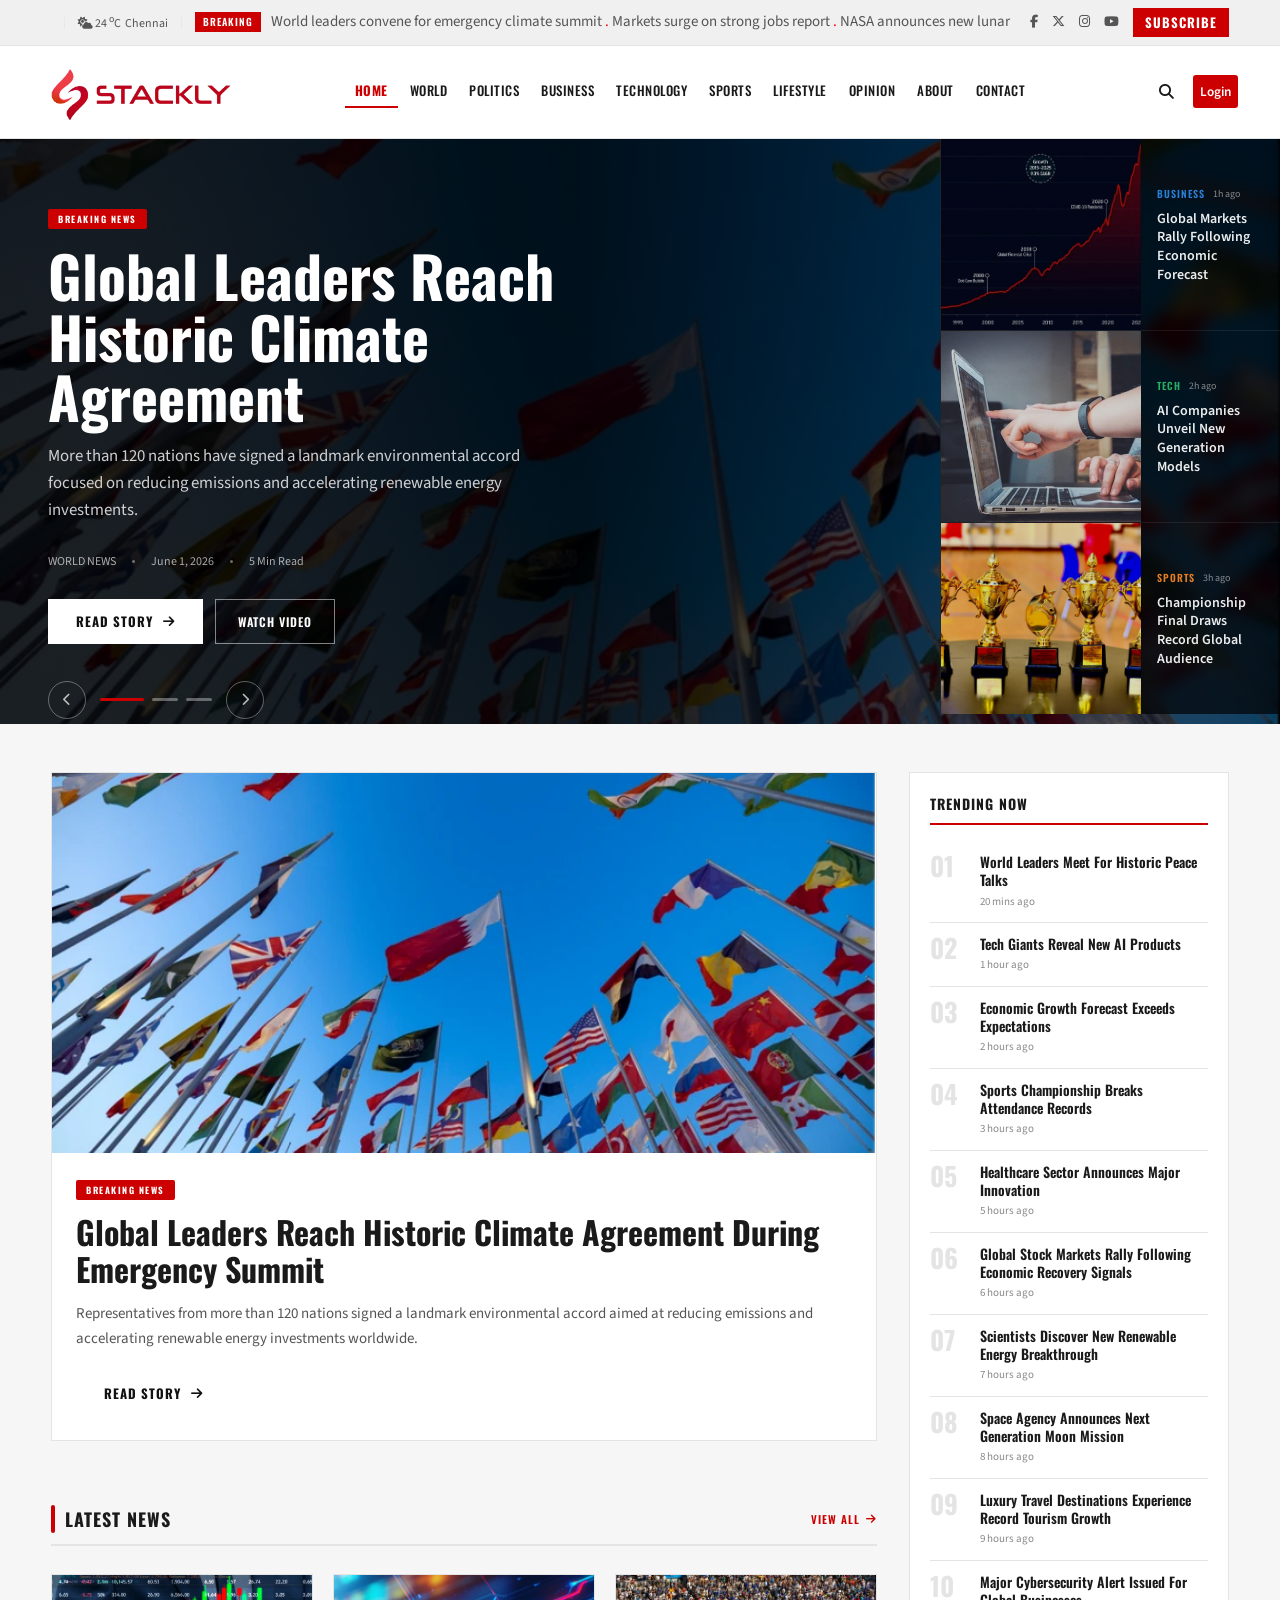
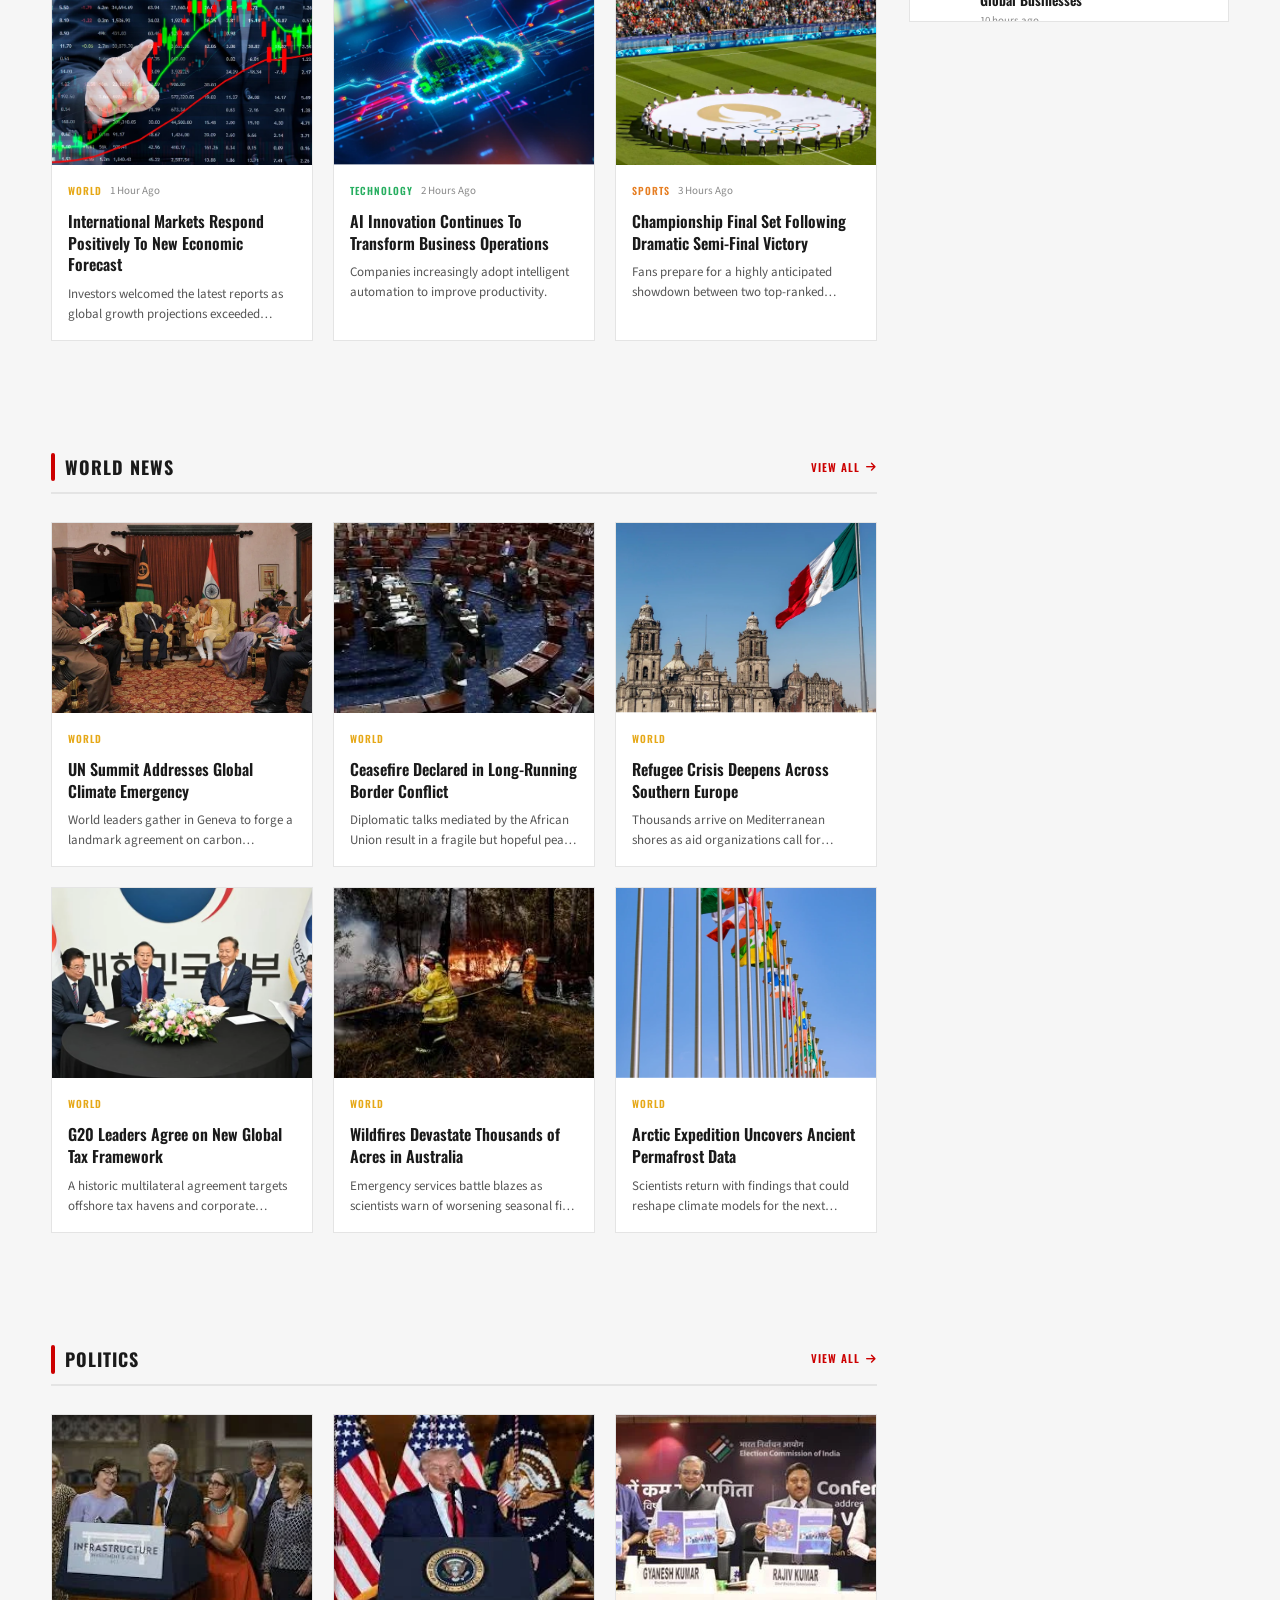
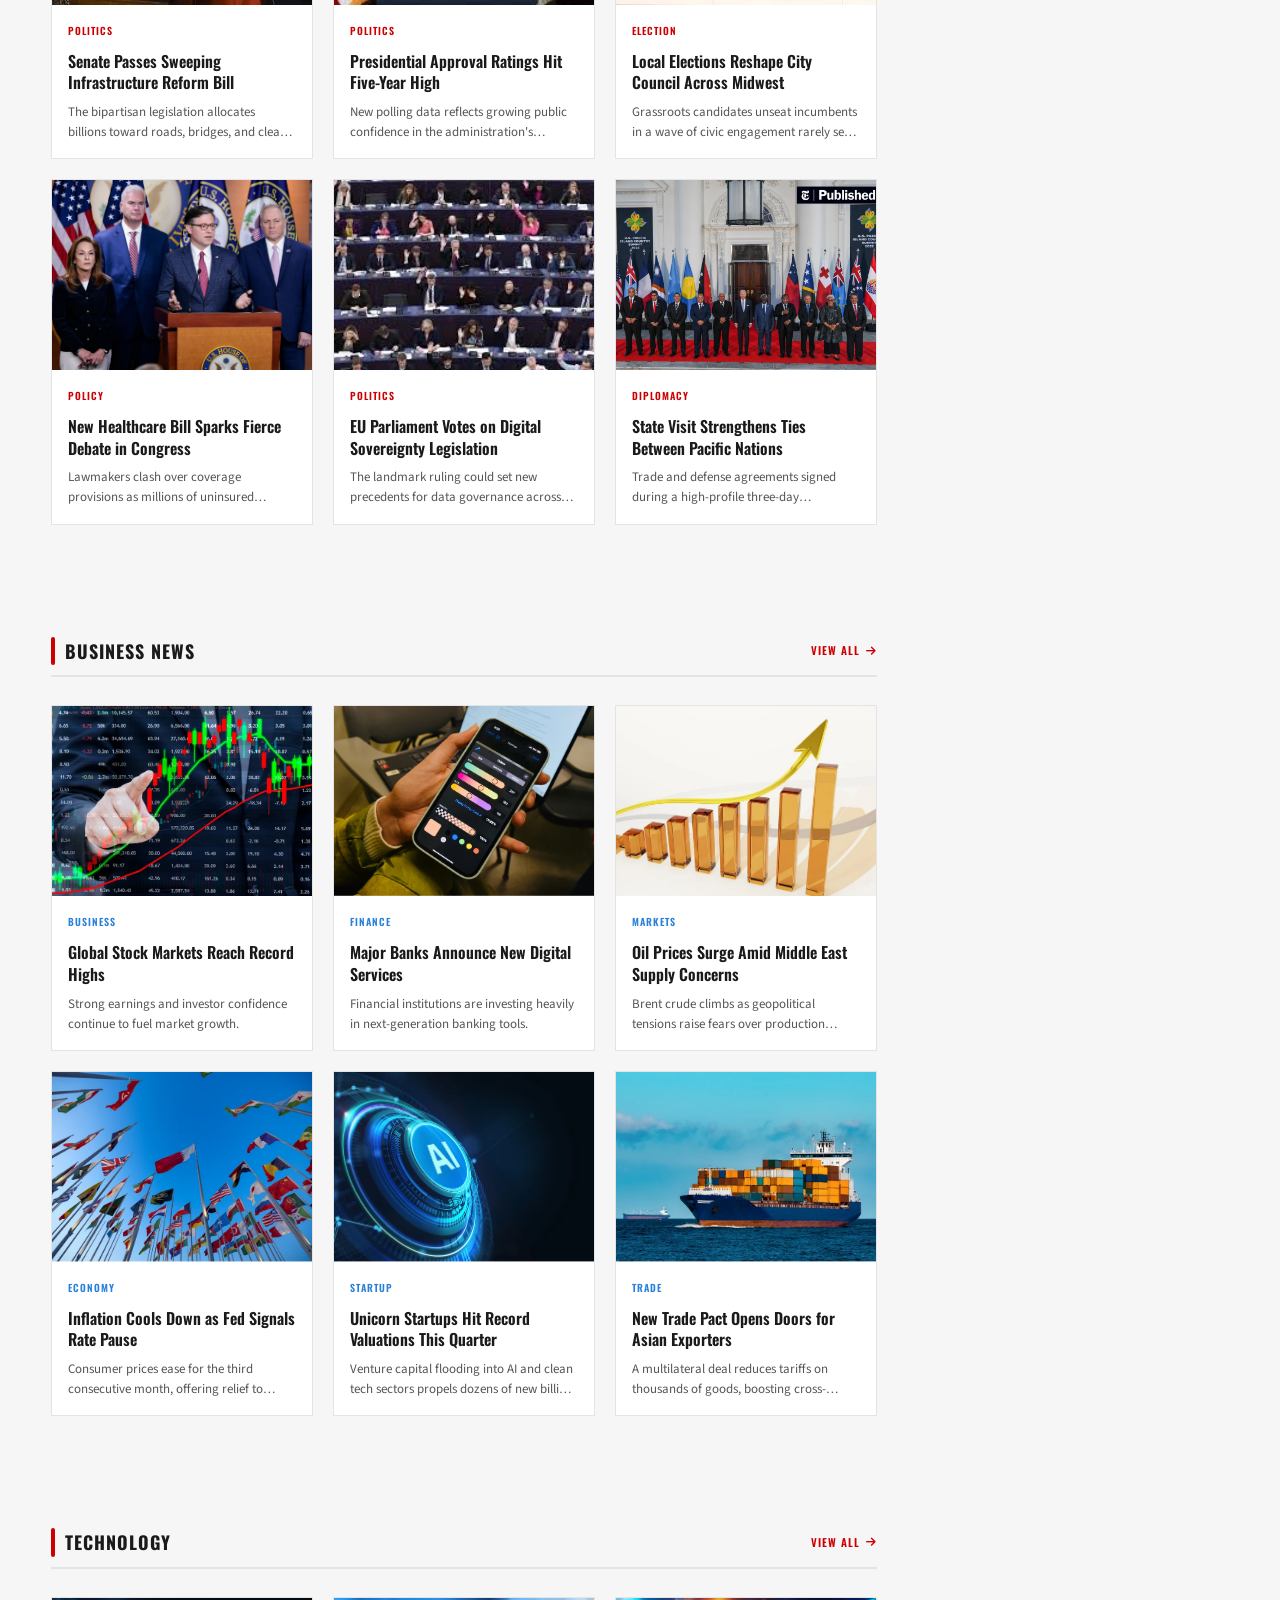
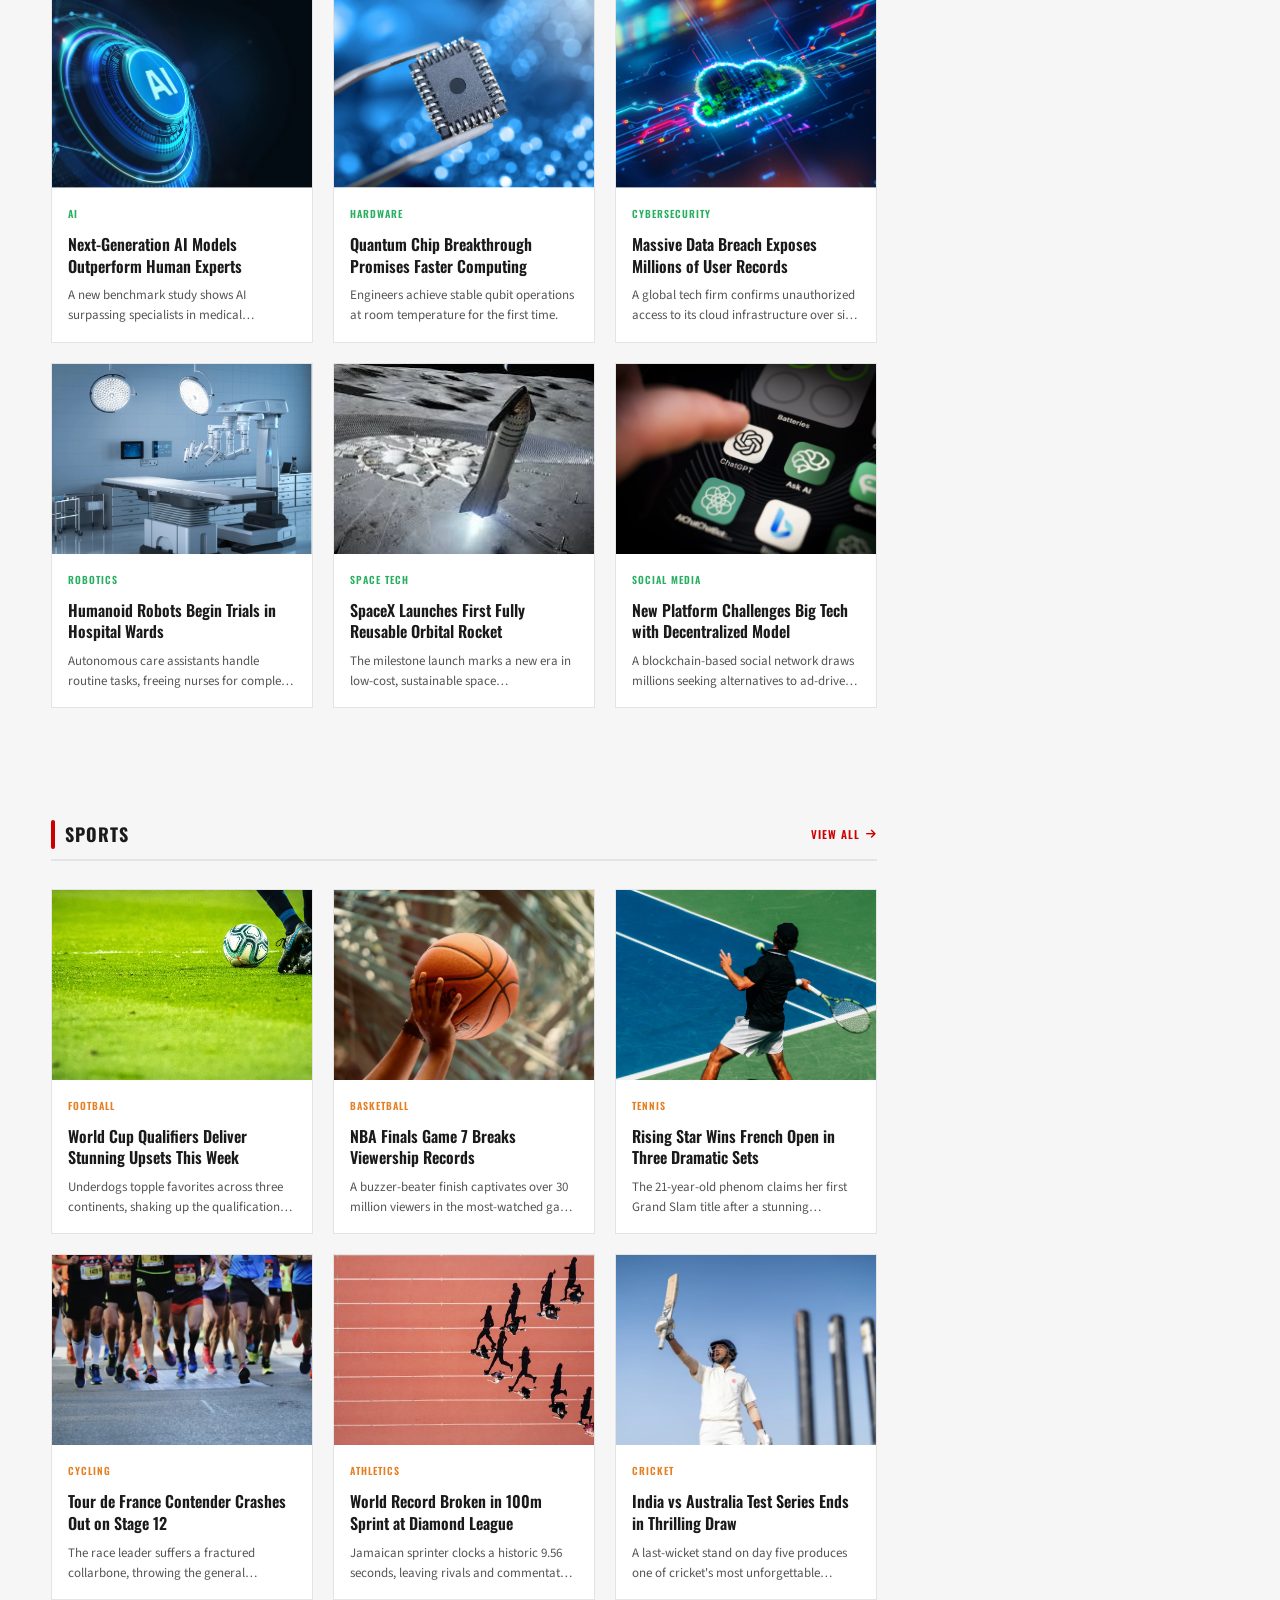
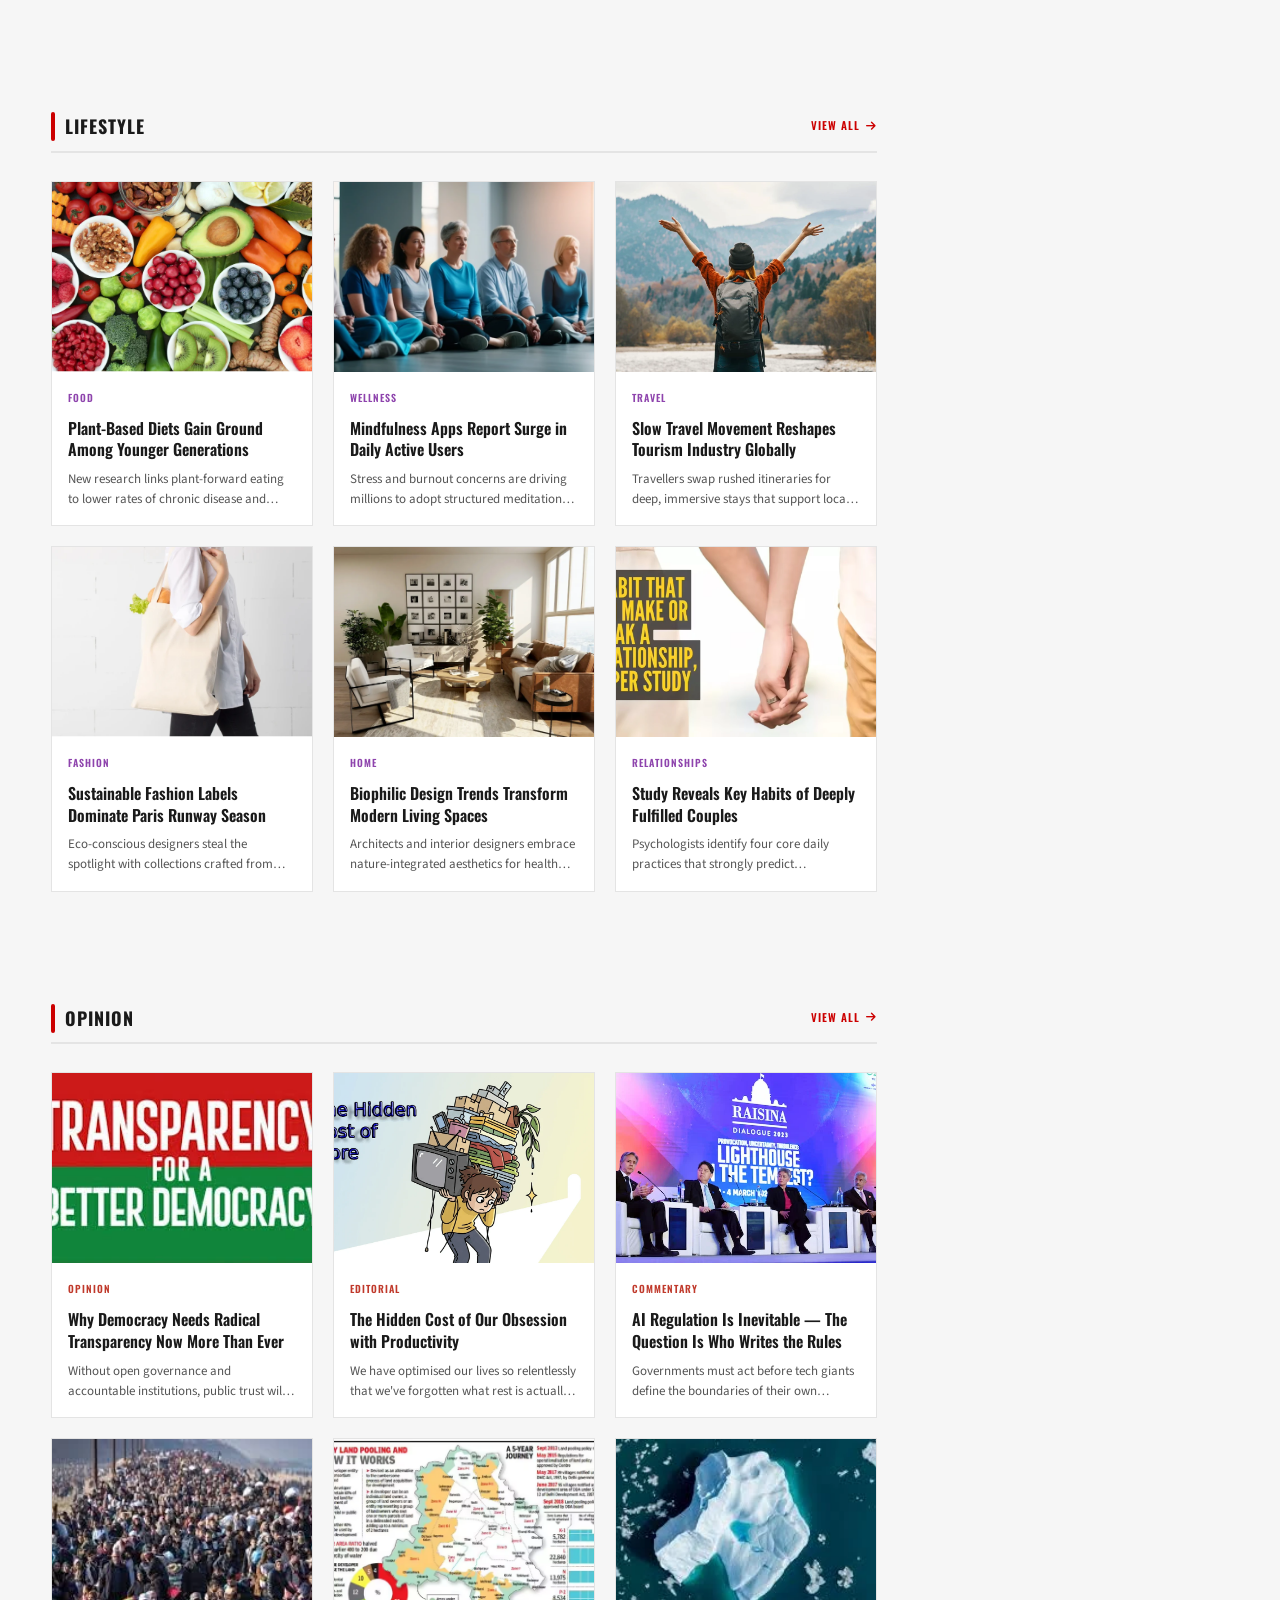
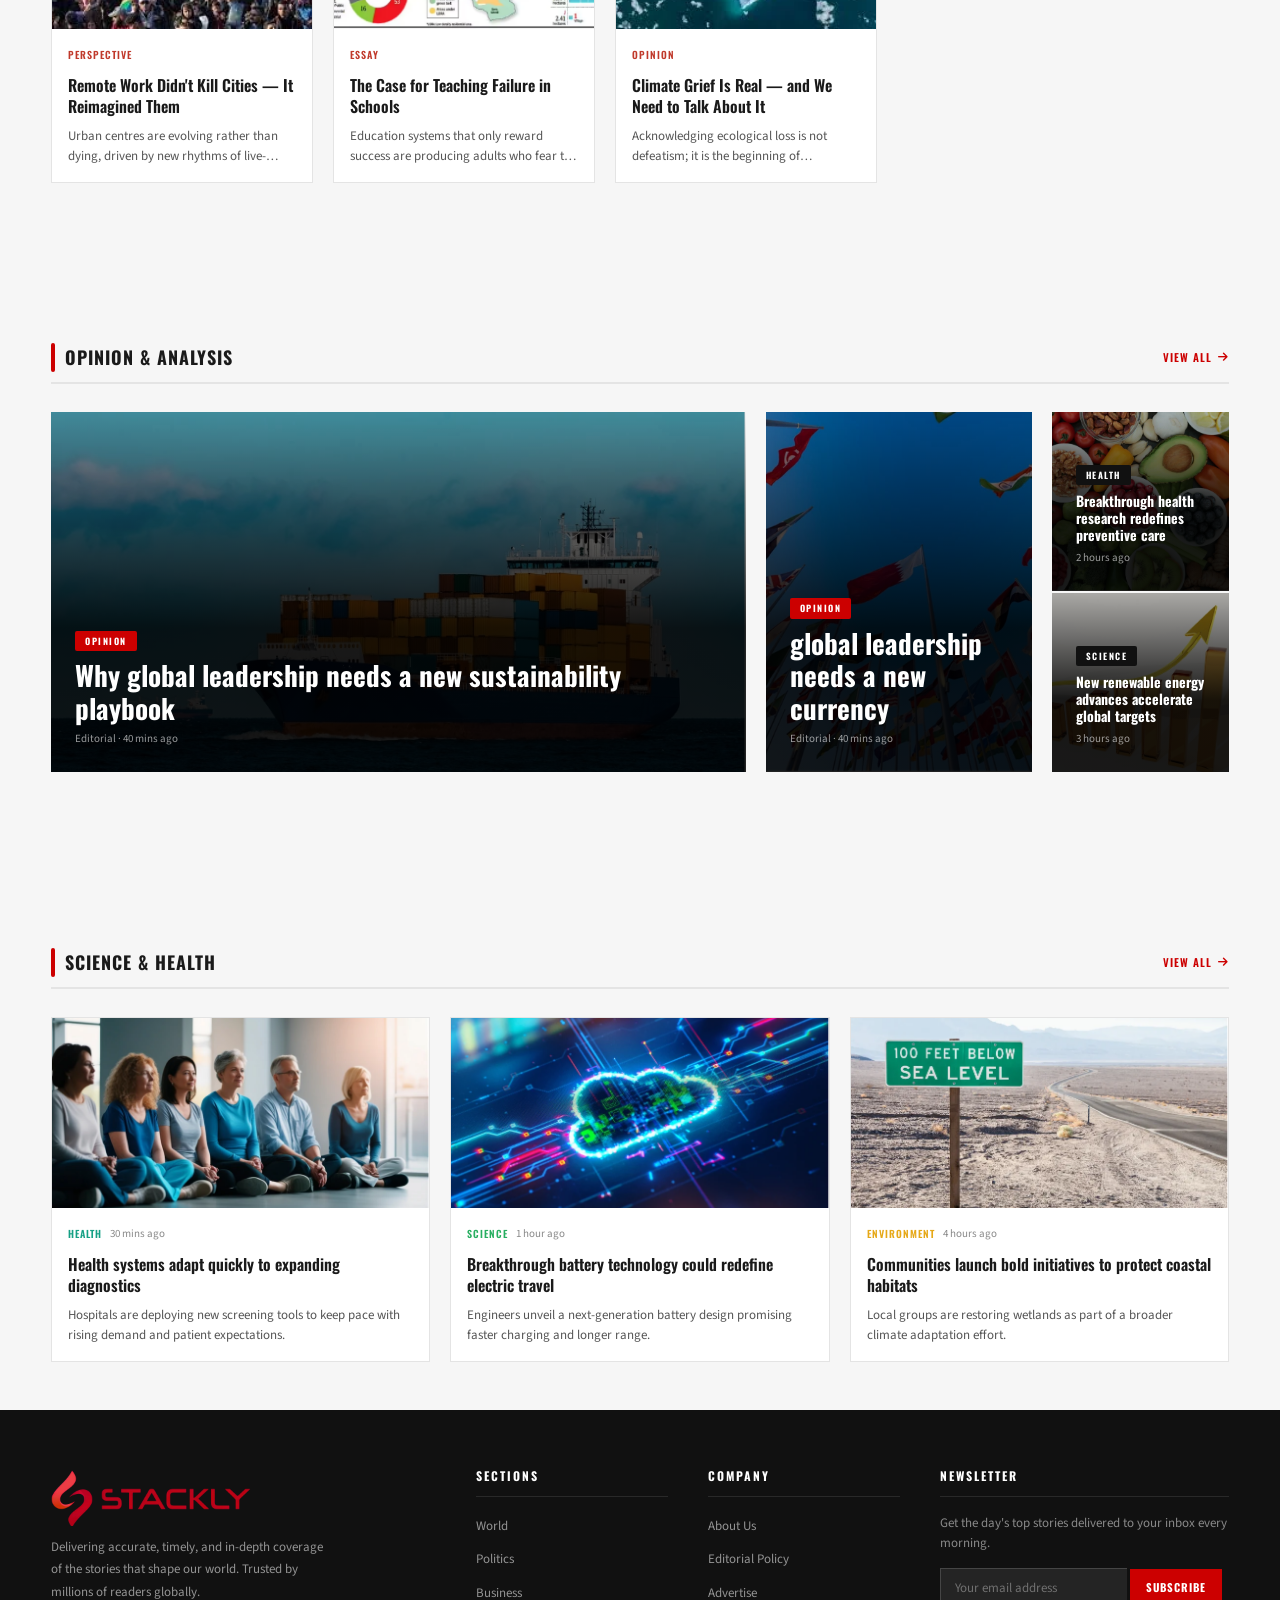
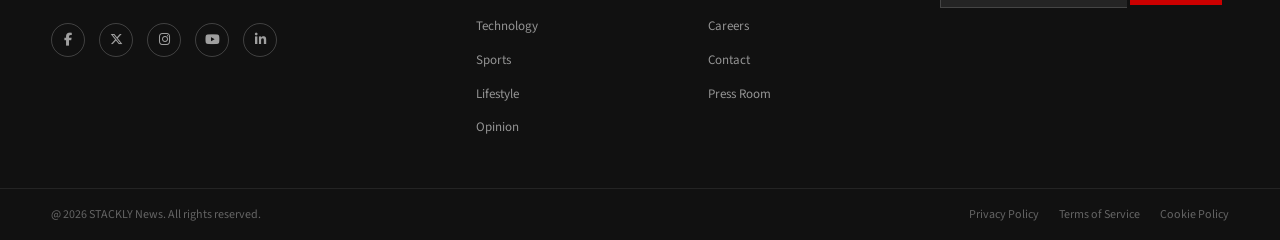
<file: index.html>
﻿<!DOCTYPE html>
<html lang="en">

<head>
    <meta charset="UTF-8">
    <meta name="viewport" content="width=device-width, initial-scale=1.0">
    <title>STACKLY - Daily News </title>
    <link rel="preconnect" href="https://fonts.googleapis.com">
    <link rel="preconnect" href="https://fonts.gstatic.com" crossorigin>
    <link
        href="https://fonts.googleapis.com/css2?family=Oswald:wght@400;500;600;700&family=Merriweather:ital,wght@0,400;0,700;1,400&family=Source+Sans+3:wght@300;400;600;700&display=swap"
        rel="stylesheet">
    <link rel="stylesheet" href="https://cdnjs.cloudflare.com/ajax/libs/font-awesome/6.5.0/css/all.min.css">
    <link rel="stylesheet" href="style.css">
</head>

<body>

    <!-- ========== TOP UTILITY BAR ========== -->
    <div class="top-bar">
        <div class="container top-bar-inner">
            <div class="top-bar-left">
                <span id="live-date"></span>
                <span class="sep">|</span>
                <span><i class="fa-solid fa-cloud-sun"></i> 24 <sup>o</sup>C &nbsp;Chennai</span>
                <span class="sep">|</span>
                <span class="breaking-ticker">
                    <span class="breaking-label">BREAKING</span>
                    <div class="ticker-wrap">
                        <div class="ticker-track" id="ticker">
                            <span>World leaders convene for emergency climate summit <span class="ticker-dot">.</span>
                                Markets surge on strong jobs report <span class="ticker-dot">.</span> NASA announces new
                                lunar mission date<span class="ticker-dot">.</span> Major merger shakes the tech sector
                                <span class="ticker-dot">.</span> Championship final set for Sunday showdown <span
                                    class="ticker-dot">.</span>
                        </div>
                    </div>
                </span>
            </div>
            <div class="top-bar-right">
                <a href="./404.html" aria-label="Facebook"><i class="fa-brands fa-facebook-f"></i></a>
                <a href="./404.html" aria-label="Twitter/X"><i class="fa-brands fa-x-twitter"></i></a>
                <a href="./404.html" aria-label="Instagram"><i class="fa-brands fa-instagram"></i></a>
                <a href="./404.html" aria-label="YouTube"><i class="fa-brands fa-youtube"></i></a>
                <a href="./404.html" class="subscribe-btn">SUBSCRIBE</a>
            </div>
        </div>
    </div>

    <!-- ========== MAIN HEADER ========== -->
    <header class="main-header" id="main-header">
        <div class="container header-inner">
            <div class="logo">
             <a href="./index.html"><img src="./src/logo/Untitled design (20)-compressed.webp" alt=""></a>
                <p>DAILY NEWS </p>
            </div>
            <nav class="main-nav" id="main-nav">
                <ul>
                    <li><a href="./index.html" class="nav-link active" data-page="home">HOME</a></li>
                    <li><a href="./world.html" class="nav-link" data-page="world">WORLD</a></li>
                    <li><a href="./politics.html" class="nav-link" data-page="politics">POLITICS</a></li>
                    <li><a href="./business.html" class="nav-link" data-page="business">BUSINESS</a></li>
                    <li><a href="./technology.html" class="nav-link" data-page="technology">TECHNOLOGY</a></li>
                    <li><a href="./sports.html" class="nav-link" data-page="sports">SPORTS</a></li>
                    <li><a href="./lifestyle.html" class="nav-link" data-page="lifestyle">LIFESTYLE</a></li>
                    <li><a href="./opinion.html" class="nav-link" data-page="opinion">OPINION</a></li>
                    <li><a href="./about.html" class="nav-link" data-page="about">ABOUT</a></li>
                    <li><a href="./contact.html" class="nav-link" data-page="contact">CONTACT</a></li>
                </ul>
            </nav>
            <div class="header-controls">
                <button class="ctrl-btn" id="search-btn" aria-label="Search"><i
                        class="fa-solid fa-magnifying-glass"></i></button>

                <button class="ctrl-btn hamburger" id="menu-toggle" aria-label="Menu" aria-controls="mobile-nav"
                    aria-expanded="false"><i class="fa-solid fa-bars"></i></button>
                <a href="./login.html" class="login-btn"><button>Login</button></a>
            </div>
        </div>
        <!-- Search bar -->
        <div class="search-bar" id="search-bar">
            <div class="container">
                <input type="text" placeholder="Search for news, topics, or reporters..." id="search-input">
                <button id="search-close"><i class="fa-solid fa-xmark"></i></button>
            </div>
        </div>
        <!-- Mobile nav -->
        <div class="mobile-nav" id="mobile-nav">
            <ul>
                <li><a href="./index.html" class="nav-link active" data-page="home">HOME</a></li>
                <li><a href="./world.html" class="nav-link" data-page="world">WORLD</a></li>
                <li><a href="./politics.html" class="nav-link" data-page="politics">POLITICS</a></li>
                <li><a href="./business.html" class="nav-link" data-page="business">BUSINESS</a></li>
                <li><a href="./technology.html" class="nav-link" data-page="technology">TECHNOLOGY</a></li>
                <li><a href="./sports.html" class="nav-link" data-page="sports">SPORTS</a></li>
                <li><a href="./lifestyle.html" class="nav-link" data-page="lifestyle">LIFESTYLE</a></li>
                <li><a href="./opinion.html" class="nav-link" data-page="opinion">OPINION</a></li>
                <li><a href="./about.html" class="nav-link" data-page="about">ABOUT</a></li>
                <li><a href="./contact.html" class="nav-link" data-page="contact">CONTACT</a></li>
            </ul>
        </div>
    </header>

    <!-- HERO SECTION -->
    <section class="hero-section">

        <!-- Slide 1 -->
        <div class="hero-slide active">

            <img class="hero-slide-img" src="./src/businees/dfsd (10)-compressed.webp" alt="World News">

            <div class="hero-overlay"></div>

            <div class="hero-container">

                <div class="hero-content">

                    <span class="badge-pill badge-red">
                        BREAKING NEWS
                    </span>

                    <h1 class="hero-title">
                        Global Leaders Reach Historic Climate Agreement
                    </h1>

                    <p class="hero-desc">
                        More than 120 nations have signed a landmark environmental
                        accord focused on reducing emissions and accelerating
                        renewable energy investments.
                    </p>

                    <div class="hero-meta">
                        <span>WORLD NEWS</span>
                        <span class="sep-dot"></span>
                        <span>June 1, 2026</span>
                        <span class="sep-dot"></span>
                        <span>5 Min Read</span>
                    </div>

                    <div class="hero-btns" style="display:flex;gap:12px;">
                        <a href="./404.html" class="btn-primary">
                            READ STORY
                            <i class="fa-solid fa-arrow-right"></i>
                        </a>

                        <a href="./404.html" class="btn-outline">
                            WATCH VIDEO
                        </a>
                    </div>

                </div>

                <!-- Sidebar -->
                <div class="hero-sidebar">

                    <a href="./404.html" class="hero-sidebar-item">

                        <div class="sidebar-thumb">
                            <img src="./src/US_investors.width-800-compressed.webp">
                        </div>

                        <div class="sidebar-info">

                            <div class="cat-time">
                                <span class="cat-label cat-business">BUSINESS</span>
                                <span class="time">1h ago</span>
                            </div>

                            <h3>
                                Global Markets Rally Following Economic Forecast
                            </h3>

                        </div>

                    </a>

                    <a href="./404.html" class="hero-sidebar-item">

                        <div class="sidebar-thumb">
                            <img src="./src/photo-1516321318423-f06f85e504b3-compressed.webp">
                        </div>

                        <div class="sidebar-info">

                            <div class="cat-time">
                                <span class="cat-label cat-technology">TECH</span>
                                <span class="time">2h ago</span>
                            </div>

                            <h3>
                                AI Companies Unveil New Generation Models
                            </h3>

                        </div>

                    </a>

                    <a href="./404.html" class="hero-sidebar-item">

                        <div class="sidebar-thumb">
                            <img src="./src/sports/jelly-dollar-u715bKFZBvA-unsplash-compressed.webp">
                        </div>

                        <div class="sidebar-info">

                            <div class="cat-time">
                                <span class="cat-label cat-sports">SPORTS</span>
                                <span class="time">3h ago</span>
                            </div>

                            <h3>
                                Championship Final Draws Record Global Audience
                            </h3>

                        </div>

                    </a>

                </div>

            </div>

        </div>

        <!-- Slide 2 -->
        <div class="hero-slide">

            <img class="hero-slide-img" src="./src/The-Biggest-Data-Breaches-of-the-21st-Century-1-1024x538-compressed.webp" alt="Technology">

            <div class="hero-overlay"></div>

            <div class="hero-container">

                <div class="hero-content">

                    <span class="badge-pill badge-red">
                        TECHNOLOGY
                    </span>

                    <h1 class="hero-title">
                        Artificial Intelligence Reshaping Global Industries
                    </h1>

                    <p class="hero-desc">
                        From healthcare to finance, AI is driving innovation and
                        transforming how businesses operate worldwide.
                    </p>

                    <div class="hero-meta">
                        <span>TECHNOLOGY</span>
                        <span class="sep-dot"></span>
                        <span>June 1, 2026</span>
                        <span class="sep-dot"></span>
                        <span>7 Min Read</span>
                    </div>
<div class="hero-btns">
                        <a href="./404.html" class="btn-primary">READ STORY <i class="fa-solid fa-arrow-right"></i></a>
                    </div>
                </div>
                <div class="hero-sidebar">

                    <a href="./404.html" class="hero-sidebar-item">

                        <div class="sidebar-thumb">
                            <img src="./src/US_investors.width-800-compressed.webp">
                        </div>

                        <div class="sidebar-info">

                            <div class="cat-time">
                                <span class="cat-label cat-business">BUSINESS</span>
                                <span class="time">1h ago</span>
                            </div>

                            <h3>
                                Global Markets Rally Following Economic Forecast
                            </h3>

                        </div>

                    </a>

                    <a href="./404.html" class="hero-sidebar-item">

                        <div class="sidebar-thumb">
                            <img src="./src/photo-1516321318423-f06f85e504b3-compressed.webp">
                        </div>

                        <div class="sidebar-info">

                            <div class="cat-time">
                                <span class="cat-label cat-technology">TECH</span>
                                <span class="time">2h ago</span>
                            </div>

                            <h3>
                                AI Companies Unveil New Generation Models
                            </h3>

                        </div>

                    </a>

                    <a href="./404.html" class="hero-sidebar-item">

                        <div class="sidebar-thumb">
                            <img src="./src/sports/jelly-dollar-u715bKFZBvA-unsplash-compressed.webp">
                        </div>

                        <div class="sidebar-info">

                            <div class="cat-time">
                                <span class="cat-label cat-sports">SPORTS</span>
                                <span class="time">3h ago</span>
                            </div>

                            <h3>
                                Championship Final Draws Record Global Audience
                            </h3>

                        </div>

                    </a>

                </div>
            </div>

        </div>

        <!-- Slide 3 -->
        <div class="hero-slide">

            <img class="hero-slide-img" src="./src/sports/kaptured-by-kasia-qOZnGjmNW70-unsplash-compressed.webp" alt="Sports">

            <div class="hero-overlay"></div>

            <div class="hero-container">

                <div class="hero-content">

                    <span class="badge-pill badge-red">
                        SPORTS
                    </span>

                    <h1 class="hero-title">
                        Championship Final Set After Thrilling Semi-Final Clash
                    </h1>

                    <p class="hero-desc">
                        Millions of fans prepare for the season's most anticipated
                        sporting event.
                    </p>

                    <div class="hero-meta">
                        <span>SPORTS</span>
                        <span class="sep-dot"></span>
                        <span>June 1, 2026</span>
                        <span class="sep-dot"></span>
                        <span>4 Min Read</span>
                    </div>

                   <div class="hero-btns">
                        <a href="./404.html" class="btn-primary">READ STORY <i class="fa-solid fa-arrow-right"></i></a>
                    </div>

                </div>
                <div class="hero-sidebar">

                    <a href="./404.html" class="hero-sidebar-item">

                        <div class="sidebar-thumb">
                            <img src="./src/US_investors.width-800-compressed.webp">
                        </div>

                        <div class="sidebar-info">

                            <div class="cat-time">
                                <span class="cat-label cat-business">BUSINESS</span>
                                <span class="time">1h ago</span>
                            </div>

                            <h3>
                                Global Markets Rally Following Economic Forecast
                            </h3>

                        </div>

                    </a>

                    <a href="./404.html" class="hero-sidebar-item">

                        <div class="sidebar-thumb">
                            <img src="./src/photo-1516321318423-f06f85e504b3-compressed.webp">
                        </div>

                        <div class="sidebar-info">

                            <div class="cat-time">
                                <span class="cat-label cat-technology">TECH</span>
                                <span class="time">2h ago</span>
                            </div>

                            <h3>
                                AI Companies Unveil New Generation Models
                            </h3>

                        </div>

                    </a>

                    <a href="./404.html" class="hero-sidebar-item">

                        <div class="sidebar-thumb">
                            <img src="./src/sports/jelly-dollar-u715bKFZBvA-unsplash-compressed.webp">
                        </div>

                        <div class="sidebar-info">

                            <div class="cat-time">
                                <span class="cat-label cat-sports">SPORTS</span>
                                <span class="time">3h ago</span>
                            </div>

                            <h3>
                                Championship Final Draws Record Global Audience
                            </h3>

                        </div>

                    </a>

                </div>
            </div>

        </div>

        <!-- Controls -->
        <div class="hero-controls">

            <button class="hero-nav-btn prev-slide">
                <i class="fa-solid fa-chevron-left"></i>
            </button>

            <div class="hero-dots">
                <span class="hero-dot active"></span>
                <span class="hero-dot"></span>
                <span class="hero-dot"></span>
            </div>

            <button class="hero-nav-btn next-slide">
                <i class="fa-solid fa-chevron-right"></i>
            </button>

        </div>

    </section>

    <!-- MAIN CONTENT -->
    <section class="section-wrap">
        <div class="container">

            <div class="home-main-grid">

                <!-- LEFT CONTENT -->
                <div class="home-content">

                    <!-- FEATURED STORY -->
                    <article class="news-card-featured">
                        <div class="featured-image">
                            <img src="./src/businees/dfsd (10)-compressed.webp" alt="Featured News">
                        </div>

                        <div class="featured-body">

                            <span class="badge-pill badge-red">
                                BREAKING NEWS
                            </span>

                            <h2>
                                Global Leaders Reach Historic Climate Agreement
                                During Emergency Summit
                            </h2>

                            <p>
                                Representatives from more than 120 nations signed
                                a landmark environmental accord aimed at reducing
                                emissions and accelerating renewable energy
                                investments worldwide.
                            </p>
<div class="hero-btns">
                        <a href="./404.html" class="btn-primary">READ STORY <i class="fa-solid fa-arrow-right"></i></a>
                    </div>
                        </div>
                    </article>

                    <!-- LATEST NEWS -->
                    <div class="section-wrap sticky-header">

                        <div class="section-header">
                            <h2>LATEST NEWS</h2>

                            <a href="./404.html" class="view-all-link">
                                VIEW ALL
                                <i class="fa-solid fa-arrow-right"></i>
                            </a>
                        </div>

                        <div class="cards-grid-3">

                            <article class="news-card">

                                <div class="card-image">
                                    <img src="./src/businees/dfsd (16)-compressed.webp" alt="">
                                </div>

                                <div class="card-body">

                                    <div class="card-meta">
                                        <span class="cat-label cat-world">
                                            WORLD
                                        </span>

                                        <span class="time">
                                            1 Hour Ago
                                        </span>
                                    </div>

                                    <h3>
                                        International Markets Respond Positively
                                        To New Economic Forecast
                                    </h3>

                                    <p>
                                        Investors welcomed the latest reports as
                                        global growth projections exceeded analyst
                                        expectations.
                                    </p>

                                </div>

                            </article>
                            
                            <article class="news-card">

                                <div class="card-image">
                                    <img src="./src/businees/dfsd (15)-compressed.webp" alt="">
                                </div>

                                <div class="card-body">

                                    <div class="card-meta">
                                        <span class="cat-label cat-technology">
                                            TECHNOLOGY
                                        </span>

                                        <span class="time">
                                            2 Hours Ago
                                        </span>
                                    </div>

                                    <h3>
                                        AI Innovation Continues To Transform
                                        Business Operations
                                    </h3>

                                    <p>
                                        Companies increasingly adopt intelligent
                                        automation to improve productivity.
                                    </p>

                                </div>

                            </article>

                            <article class="news-card">

                                <div class="card-image">
                                    <img src="./src/sports/kaptured-by-kasia-qOZnGjmNW70-unsplash-compressed.webp" alt="">
                                </div>

                                <div class="card-body">

                                    <div class="card-meta">
                                        <span class="cat-label cat-sports">
                                            SPORTS
                                        </span>

                                        <span class="time">
                                            3 Hours Ago
                                        </span>
                                    </div>

                                    <h3>
                                        Championship Final Set Following Dramatic
                                        Semi-Final Victory
                                    </h3>

                                    <p>
                                        Fans prepare for a highly anticipated
                                        showdown between two top-ranked teams.
                                    </p>

                                </div>

                            </article>

                        </div>

                    </div>

                    <!-- ===== WORLD NEWS ===== -->
                    <div class="section-wrap sticky-header">
                        <div class="section-header">
                            <h2>WORLD NEWS</h2>
                            <a href="./world.html" class="view-all-link">
                                VIEW ALL
                                <i class="fa-solid fa-arrow-right"></i>
                            </a>
                        </div>
                        <div class="cards-grid-3">

                            <article class="news-card">
                                <div class="card-image">
                                    <img src="./src/20764246861_799486fc76_c-compressed.webp">
                                </div>
                                <div class="card-body">
                                    <div class="card-meta">
                                        <span class="cat-label cat-world">WORLD</span>
                                    </div>
                                    <h3>UN Summit Addresses Global Climate Emergency</h3>
                                    <p>World leaders gather in Geneva to forge a landmark agreement on carbon neutrality
                                        targets.</p>
                                </div>
                            </article>

                            <article class="news-card">
                                <div class="card-image">
                                    <img src="./src/download (4)-compressed.webp">
                                </div>
                                <div class="card-body">
                                    <div class="card-meta">
                                        <span class="cat-label cat-world">WORLD</span>
                                    </div>
                                    <h3>Ceasefire Declared in Long-Running Border Conflict</h3>
                                    <p>Diplomatic talks mediated by the African Union result in a fragile but hopeful
                                        peace deal.</p>
                                </div>
                            </article>

                            <article class="news-card">
                                <div class="card-image">
                                    <img src="./src/dfsd (9)-compressed.webp">
                                </div>
                                <div class="card-body">
                                    <div class="card-meta">
                                        <span class="cat-label cat-world">WORLD</span>
                                    </div>
                                    <h3>Refugee Crisis Deepens Across Southern Europe</h3>
                                    <p>Thousands arrive on Mediterranean shores as aid organizations call for urgent
                                        intervention.</p>
                                </div>
                            </article>

                            <article class="news-card">
                                <div class="card-image">
                                    <img src="./src/ba598e82-a128-4f8f-a806-acef49fcc52b-compressed.webp">
                                </div>
                                <div class="card-body">
                                    <div class="card-meta">
                                        <span class="cat-label cat-world">WORLD</span>
                                    </div>
                                    <h3>G20 Leaders Agree on New Global Tax Framework</h3>
                                    <p>A historic multilateral agreement targets offshore tax havens and corporate
                                        loopholes.</p>
                                </div>
                            </article>

                            <article class="news-card">
                                <div class="card-image">
                                    <img src="./src/download (3)-compressed.webp">
                                </div>
                                <div class="card-body">
                                    <div class="card-meta">
                                        <span class="cat-label cat-world">WORLD</span>
                                    </div>
                                    <h3>Wildfires Devastate Thousands of Acres in Australia</h3>
                                    <p>Emergency services battle blazes as scientists warn of worsening seasonal fire
                                        patterns.</p>
                                </div>
                            </article>

                            <article class="news-card">
                                <div class="card-image">
                                    <img src="./src/dfsd (8)-compressed.webp">
                                </div>
                                <div class="card-body">
                                    <div class="card-meta">
                                        <span class="cat-label cat-world">WORLD</span>
                                    </div>
                                    <h3>Arctic Expedition Uncovers Ancient Permafrost Data</h3>
                                    <p>Scientists return with findings that could reshape climate models for the next
                                        century.</p>
                                </div>
                            </article>

                        </div>
                    </div>

                    <!-- ===== POLITICS ===== -->
                    <div class="section-wrap sticky-header">
                        <div class="section-header">
                            <h2>POLITICS</h2>
                            <a href="./politics.html" class="view-all-link">
                                VIEW ALL
                                <i class="fa-solid fa-arrow-right"></i>
                            </a>
                        </div>
                        <div class="cards-grid-3">

                            <article class="news-card">
                                <div class="card-image">
                                    <img src="./src/politics/download (3)-compressed (1).webp">
                                </div>
                                <div class="card-body">
                                    <div class="card-meta">
                                        <span class="cat-label cat-politics">POLITICS</span>
                                    </div>
                                    <h3>Senate Passes Sweeping Infrastructure Reform Bill</h3>
                                    <p>The bipartisan legislation allocates billions toward roads, bridges, and clean
                                        energy grids.</p>
                                </div>
                            </article>

                            <article class="news-card">
                                <div class="card-image">
                                    <img src="./src/politics/download (4)-compressed (1).webp">
                                </div>
                                <div class="card-body">
                                    <div class="card-meta">
                                        <span class="cat-label cat-politics">POLITICS</span>
                                    </div>
                                    <h3>Presidential Approval Ratings Hit Five-Year High</h3>
                                    <p>New polling data reflects growing public confidence in the administration's
                                        economic policies.</p>
                                </div>
                            </article>

                            <article class="news-card">
                                <div class="card-image">
                                    <img src="./src/politics/image001RKQZ-compressed.webp">
                                </div>
                                <div class="card-body">
                                    <div class="card-meta">
                                        <span class="cat-label cat-politics">ELECTION</span>
                                    </div>
                                    <h3>Local Elections Reshape City Council Across Midwest</h3>
                                    <p>Grassroots candidates unseat incumbents in a wave of civic engagement rarely seen
                                        in decades.</p>
                                </div>
                            </article>

                            <article class="news-card">
                                <div class="card-image">
                                    <img src="./src/politics/gettyimages-2251206171-20251214150121677-compressed.webp">
                                </div>
                                <div class="card-body">
                                    <div class="card-meta">
                                        <span class="cat-label cat-politics">POLICY</span>
                                    </div>
                                    <h3>New Healthcare Bill Sparks Fierce Debate in Congress</h3>
                                    <p>Lawmakers clash over coverage provisions as millions of uninsured Americans await
                                        reform.</p>
                                </div>
                            </article>

                            <article class="news-card">
                                <div class="card-image">
                                    <img src="./src/politics/images (1)-compressed (1).webp">
                                </div>
                                <div class="card-body">
                                    <div class="card-meta">
                                        <span class="cat-label cat-politics">POLITICS</span>
                                    </div>
                                    <h3>EU Parliament Votes on Digital Sovereignty Legislation</h3>
                                    <p>The landmark ruling could set new precedents for data governance across member
                                        states.</p>
                                </div>
                            </article>

                            <article class="news-card">
                                <div class="card-image">
                                    <img src="./src/politics/30us-pacific-01-videoSixteenByNine3000-compressed.webp">
                                </div>
                                <div class="card-body">
                                    <div class="card-meta">
                                        <span class="cat-label cat-politics">DIPLOMACY</span>
                                    </div>
                                    <h3>State Visit Strengthens Ties Between Pacific Nations</h3>
                                    <p>Trade and defense agreements signed during a high-profile three-day diplomatic
                                        summit.</p>
                                </div>
                            </article>

                        </div>
                    </div>

                    <!-- ===== BUSINESS ===== -->
                    <div class="section-wrap sticky-header">
                        <div class="section-header">
                            <h2>BUSINESS NEWS</h2>
                            <a href="./business.html" class="view-all-link">
                                VIEW ALL
                                <i class="fa-solid fa-arrow-right"></i>
                            </a>
                        </div>
                        <div class="cards-grid-3">

                            <article class="news-card">
                                <div class="card-image">
                                    <img src="./src/businees/dfsd (16)-compressed.webp">
                                </div>
                                <div class="card-body">
                                    <div class="card-meta">
                                        <span class="cat-label cat-business">BUSINESS</span>
                                    </div>
                                    <h3>Global Stock Markets Reach Record Highs</h3>
                                    <p>Strong earnings and investor confidence continue to fuel market growth.</p>
                                </div>
                            </article>

                            <article class="news-card">
                                <div class="card-image">
                                    <img src="./src/businees/dfsd (17)-compressed.webp">
                                </div>
                                <div class="card-body">
                                    <div class="card-meta">
                                        <span class="cat-label cat-business">FINANCE</span>
                                    </div>
                                    <h3>Major Banks Announce New Digital Services</h3>
                                    <p>Financial institutions are investing heavily in next-generation banking tools.
                                    </p>
                                </div>
                            </article>

                            <article class="news-card">
                                <div class="card-image">
                                    <img src="./src/businees/dfsd (11)-compressed.webp">
                                </div>
                                <div class="card-body">
                                    <div class="card-meta">
                                        <span class="cat-label cat-business">MARKETS</span>
                                    </div>
                                    <h3>Oil Prices Surge Amid Middle East Supply Concerns</h3>
                                    <p>Brent crude climbs as geopolitical tensions raise fears over production
                                        disruptions.</p>
                                </div>
                            </article>

                            <article class="news-card">
                                <div class="card-image">
                                    <img src="./src/businees/dfsd (10)-compressed.webp">
                                </div>
                                <div class="card-body">
                                    <div class="card-meta">
                                        <span class="cat-label cat-business">ECONOMY</span>
                                    </div>
                                    <h3>Inflation Cools Down as Fed Signals Rate Pause</h3>
                                    <p>Consumer prices ease for the third consecutive month, offering relief to
                                        households.</p>
                                </div>
                            </article>

                            <article class="news-card">
                                <div class="card-image">
                                    <img src="./src/businees/dfsd (3)-compressed.webp">
                                </div>
                                <div class="card-body">
                                    <div class="card-meta">
                                        <span class="cat-label cat-business">STARTUP</span>
                                    </div>
                                    <h3>Unicorn Startups Hit Record Valuations This Quarter</h3>
                                    <p>Venture capital flooding into AI and clean tech sectors propels dozens of new
                                        billion-dollar firms.</p>
                                </div>
                            </article>

                            <article class="news-card">
                                <div class="card-image">
                                    <img src="./src/businees/dfsd (9778)-compressed.webp">
                                </div>
                                <div class="card-body">
                                    <div class="card-meta">
                                        <span class="cat-label cat-business">TRADE</span>
                                    </div>
                                    <h3>New Trade Pact Opens Doors for Asian Exporters</h3>
                                    <p>A multilateral deal reduces tariffs on thousands of goods, boosting cross-border
                                        commerce.</p>
                                </div>
                            </article>

                        </div>
                    </div>

                    <!-- ===== TECHNOLOGY ===== -->
                    <div class="section-wrap sticky-header">
                        <div class="section-header">
                            <h2>TECHNOLOGY</h2>
                            <a href="./technology.html" class="view-all-link">
                                VIEW ALL
                                <i class="fa-solid fa-arrow-right"></i>
                            </a>
                        </div>
                        <div class="cards-grid-3">

                            <article class="news-card">
                                <div class="card-image">
                                    <img src="./src/businees/dfsd (3)-compressed.webp">
                                </div>
                                <div class="card-body">
                                    <div class="card-meta">
                                        <span class="cat-label cat-technology">AI</span>
                                    </div>
                                    <h3>Next-Generation AI Models Outperform Human Experts</h3>
                                    <p>A new benchmark study shows AI surpassing specialists in medical diagnosis and
                                        legal reasoning.</p>
                                </div>
                            </article>

                            <article class="news-card">
                                <div class="card-image">
                                    <img src="./src/businees/dfsd (14)-compressed.webp">
                                </div>
                                <div class="card-body">
                                    <div class="card-meta">
                                        <span class="cat-label cat-technology">HARDWARE</span>
                                    </div>
                                    <h3>Quantum Chip Breakthrough Promises Faster Computing</h3>
                                    <p>Engineers achieve stable qubit operations at room temperature for the first time.
                                    </p>
                                </div>
                            </article>

                            <article class="news-card">
                                <div class="card-image">
                                    <img src="./src/businees/dfsd (15)-compressed.webp">
                                </div>
                                <div class="card-body">
                                    <div class="card-meta">
                                        <span class="cat-label cat-technology">CYBERSECURITY</span>
                                    </div>
                                    <h3>Massive Data Breach Exposes Millions of User Records</h3>
                                    <p>A global tech firm confirms unauthorized access to its cloud infrastructure over
                                        six months.</p>
                                </div>
                            </article>

                            <article class="news-card">
                                <div class="card-image">
                                    <img src="./src/businees/dfsd (19)-compressed.webp">
                                </div>
                                <div class="card-body">
                                    <div class="card-meta">
                                        <span class="cat-label cat-technology">ROBOTICS</span>
                                    </div>
                                    <h3>Humanoid Robots Begin Trials in Hospital Wards</h3>
                                    <p>Autonomous care assistants handle routine tasks, freeing nurses for complex
                                        patient care.</p>
                                </div>
                            </article>

                            <article class="news-card">
                                <div class="card-image">
                                    <img src="./src/images (10)-compressed.webp">
                                </div>
                                <div class="card-body">
                                    <div class="card-meta">
                                        <span class="cat-label cat-technology">SPACE TECH</span>
                                    </div>
                                    <h3>SpaceX Launches First Fully Reusable Orbital Rocket</h3>
                                    <p>The milestone launch marks a new era in low-cost, sustainable space
                                        transportation.</p>
                                </div>
                            </article>

                            <article class="news-card">
                                <div class="card-image">
                                    <img src="./src/2023-07-21T000000Z_1469879770_MT1NURPHO000GHFVF6_RTRMADP_3_MICROSOFT-UNVEILS-MORE-SECURE-AI-POWERED-BING-CHAT-scaled-compressed.webp">
                                </div>
                                <div class="card-body">
                                    <div class="card-meta">
                                        <span class="cat-label cat-technology">SOCIAL MEDIA</span>
                                    </div>
                                    <h3>New Platform Challenges Big Tech with Decentralized Model</h3>
                                    <p>A blockchain-based social network draws millions seeking alternatives to
                                        ad-driven feeds.</p>
                                </div>
                            </article>

                        </div>
                    </div>

                    <!-- ===== SPORTS ===== -->
                    <div class="section-wrap sticky-header">
                        <div class="section-header">
                            <h2>SPORTS</h2>
                            <a href="./sports.html" class="view-all-link">
                                VIEW ALL
                                <i class="fa-solid fa-arrow-right"></i>
                            </a>
                        </div>
                        <div class="cards-grid-3">

                            <article class="news-card">
                                <div class="card-image">
                                    <img src="./src/sports/emilio-garcia-AWdCgDDedH0-unsplash-compressed.webp">
                                </div>
                                <div class="card-body">
                                    <div class="card-meta">
                                        <span class="cat-label cat-sports">FOOTBALL</span>
                                    </div>
                                    <h3>World Cup Qualifiers Deliver Stunning Upsets This Week</h3>
                                    <p>Underdogs topple favorites across three continents, shaking up the qualification
                                        standings.</p>
                                </div>
                            </article>

                            <article class="news-card">
                                <div class="card-image">
                                    <img src="./src/sports/abhay-siby-mathew-HCi8OFNa_F8-unsplash-compressed.webp">
                                </div>
                                <div class="card-body">
                                    <div class="card-meta">
                                        <span class="cat-label cat-sports">BASKETBALL</span>
                                    </div>
                                    <h3>NBA Finals Game 7 Breaks Viewership Records</h3>
                                    <p>A buzzer-beater finish captivates over 30 million viewers in the most-watched
                                        game in a decade.</p>
                                </div>
                            </article>

                            <article class="news-card">
                                <div class="card-image">
                                    <img src="./src/tennis/andrew-heald-C1bGTi-rSus-unsplash-compressed.webp">
                                </div>
                                <div class="card-body">
                                    <div class="card-meta">
                                        <span class="cat-label cat-sports">TENNIS</span>
                                    </div>
                                    <h3>Rising Star Wins French Open in Three Dramatic Sets</h3>
                                    <p>The 21-year-old phenom claims her first Grand Slam title after a stunning
                                        comeback.</p>
                                </div>
                            </article>

                            <article class="news-card">
                                <div class="card-image">
                                    <img src="./src/sports/miguel-a-amutio-QDv-uBc-poY-unsplash-compressed.webp">
                                </div>
                                <div class="card-body">
                                    <div class="card-meta">
                                        <span class="cat-label cat-sports">CYCLING</span>
                                    </div>
                                    <h3>Tour de France Contender Crashes Out on Stage 12</h3>
                                    <p>The race leader suffers a fractured collarbone, throwing the general
                                        classification wide open.</p>
                                </div>
                            </article>

                            <article class="news-card">
                                <div class="card-image">
                                    <img src="./src/sports/steven-lelham-atSaEOeE8Nk-unsplash-compressed.webp">
                                </div>
                                <div class="card-body">
                                    <div class="card-meta">
                                        <span class="cat-label cat-sports">ATHLETICS</span>
                                    </div>
                                    <h3>World Record Broken in 100m Sprint at Diamond League</h3>
                                    <p>Jamaican sprinter clocks a historic 9.56 seconds, leaving rivals and commentators
                                        speechless.</p>
                                </div>
                            </article>

                            <article class="news-card">
                                <div class="card-image">
                                    <img src="./src/sports/yogendra-singh-c2URVqa-U0A-unsplash-compressed.webp">
                                </div>
                                <div class="card-body">
                                    <div class="card-meta">
                                        <span class="cat-label cat-sports">CRICKET</span>
                                    </div>
                                    <h3>India vs Australia Test Series Ends in Thrilling Draw</h3>
                                    <p>A last-wicket stand on day five produces one of cricket's most unforgettable
                                        finishes.</p>
                                </div>
                            </article>

                        </div>
                    </div>

                    <!-- ===== LIFESTYLE ===== -->
                    <div class="section-wrap sticky-header">
                        <div class="section-header">
                            <h2>LIFESTYLE</h2>
                            <a href="./lifestyle.html" class="view-all-link">
                                VIEW ALL
                                <i class="fa-solid fa-arrow-right"></i>
                            </a>
                        </div>
                        <div class="cards-grid-3">

                            <article class="news-card">
                                <div class="card-image">
                                    <img src="./src/businees/dfsd (26)-compressed.webp">
                                </div>
                                <div class="card-body">
                                    <div class="card-meta">
                                        <span class="cat-label cat-lifestyle">FOOD</span>
                                    </div>
                                    <h3>Plant-Based Diets Gain Ground Among Younger Generations</h3>
                                    <p>New research links plant-forward eating to lower rates of chronic disease and
                                        better longevity.</p>
                                </div>
                            </article>

                            <article class="news-card">
                                <div class="card-image">
                                    <img src="./src/businees/dfsd (20)-compressed.webp">
                                </div>
                                <div class="card-body">
                                    <div class="card-meta">
                                        <span class="cat-label cat-lifestyle">WELLNESS</span>
                                    </div>
                                    <h3>Mindfulness Apps Report Surge in Daily Active Users</h3>
                                    <p>Stress and burnout concerns are driving millions to adopt structured meditation
                                        routines.</p>
                                </div>
                            </article>

                            <article class="news-card">
                                <div class="card-image">
                                    <img src="./src/slow tourism-compressed.webp">
                                </div>
                                <div class="card-body">
                                    <div class="card-meta">
                                        <span class="cat-label cat-lifestyle">TRAVEL</span>
                                    </div>
                                    <h3>Slow Travel Movement Reshapes Tourism Industry Globally</h3>
                                    <p>Travellers swap rushed itineraries for deep, immersive stays that support local
                                        communities.</p>
                                </div>
                            </article>

                            <article class="news-card">
                                <div class="card-image">
                                    <img src="./src/businees/dfsd (21)-compressed.webp">
                                </div>
                                <div class="card-body">
                                    <div class="card-meta">
                                        <span class="cat-label cat-lifestyle">FASHION</span>
                                    </div>
                                    <h3>Sustainable Fashion Labels Dominate Paris Runway Season</h3>
                                    <p>Eco-conscious designers steal the spotlight with collections crafted from
                                        recycled materials.</p>
                                </div>
                            </article>

                            <article class="news-card">
                                <div class="card-image">
                                    <img src="./src/photo-1600210492486-724fe5c67fb0-compressed (1).webp">
                                </div>
                                <div class="card-body">
                                    <div class="card-meta">
                                        <span class="cat-label cat-lifestyle">HOME</span>
                                    </div>
                                    <h3>Biophilic Design Trends Transform Modern Living Spaces</h3>
                                    <p>Architects and interior designers embrace nature-integrated aesthetics for health
                                        and calm.</p>
                                </div>
                            </article>

                            <article class="news-card">
                                <div class="card-image">
                                    <img src="./src/126483398-compressed.webp">
                                </div>
                                <div class="card-body">
                                    <div class="card-meta">
                                        <span class="cat-label cat-lifestyle">RELATIONSHIPS</span>
                                    </div>
                                    <h3>Study Reveals Key Habits of Deeply Fulfilled Couples</h3>
                                    <p>Psychologists identify four core daily practices that strongly predict
                                        relationship longevity.</p>
                                </div>
                            </article>

                        </div>
                    </div>

                    <!-- ===== OPINION ===== -->
                    <div class="section-wrap sticky-header">
                        <div class="section-header">
                            <h2>OPINION</h2>
                            <a href="./opinion.html" class="view-all-link">
                                VIEW ALL
                                <i class="fa-solid fa-arrow-right"></i>
                            </a>
                        </div>
                        <div class="cards-grid-3">

                            <article class="news-card">
                                <div class="card-image">
                                    <img src="./src/images (11)-compressed.webp">
                                </div>
                                <div class="card-body">
                                    <div class="card-meta">
                                        <span class="cat-label cat-opinion">OPINION</span>
                                    </div>
                                    <h3>Why Democracy Needs Radical Transparency Now More Than Ever</h3>
                                    <p>Without open governance and accountable institutions, public trust will continue
                                        to erode.</p>
                                </div>
                            </article>

                            <article class="news-card">
                                <div class="card-image">
                                    <img src="./src/Consumption-cover-compressed.webp">
                                </div>
                                <div class="card-body">
                                    <div class="card-meta">
                                        <span class="cat-label cat-opinion">EDITORIAL</span>
                                    </div>
                                    <h3>The Hidden Cost of Our Obsession with Productivity</h3>
                                    <p>We have optimised our lives so relentlessly that we've forgotten what rest is
                                        actually for.</p>
                                </div>
                            </article>

                            <article class="news-card">
                                <div class="card-image">
                                    <img src="./src/230303-D-VV009-0003-compressed.webp">
                                </div>
                                <div class="card-body">
                                    <div class="card-meta">
                                        <span class="cat-label cat-opinion">COMMENTARY</span>
                                    </div>
                                    <h3>AI Regulation Is Inevitable — The Question Is Who Writes the Rules</h3>
                                    <p>Governments must act before tech giants define the boundaries of their own
                                        oversight.</p>
                                </div>
                            </article>

                            <article class="news-card">
                                <div class="card-image">
                                    <img src="./src/images (1)-compressed.webp">
                                </div>
                                <div class="card-body">
                                    <div class="card-meta">
                                        <span class="cat-label cat-opinion">PERSPECTIVE</span>
                                    </div>
                                    <h3>Remote Work Didn't Kill Cities — It Reimagined Them</h3>
                                    <p>Urban centres are evolving rather than dying, driven by new rhythms of
                                        live-work-play.</p>
                                </div>
                            </article>

                            <article class="news-card">
                                <div class="card-image">
                                    <img src="./src/Untitledfffgfdgfdg-compressed.webp">
                                </div>
                                <div class="card-body">
                                    <div class="card-meta">
                                        <span class="cat-label cat-opinion">ESSAY</span>
                                    </div>
                                    <h3>The Case for Teaching Failure in Schools</h3>
                                    <p>Education systems that only reward success are producing adults who fear to take
                                        risks.</p>
                                </div>
                            </article>

                            <article class="news-card">
                                <div class="card-image">
                                    <img src="./src/images (2)-compressed.webp">
                                </div>
                                <div class="card-body">
                                    <div class="card-meta">
                                        <span class="cat-label cat-opinion">OPINION</span>
                                    </div>
                                    <h3>Climate Grief Is Real — and We Need to Talk About It</h3>
                                    <p>Acknowledging ecological loss is not defeatism; it is the beginning of meaningful
                                        action.</p>
                                </div>
                            </article>

                        </div>
                    </div>
                </div>

                <!-- RIGHT SIDEBAR -->
                <aside class="home-sidebar">

                    <h3>TRENDING NOW</h3>

                    <div class="trending-item">
                        <div class="trending-num">01</div>

                        <div class="trending-text">
                            <h4>
                                World Leaders Meet For Historic Peace Talks
                            </h4>

                            <div class="time">
                                20 mins ago
                            </div>
                        </div>
                    </div>

                    <div class="trending-item">
                        <div class="trending-num">02</div>

                        <div class="trending-text">
                            <h4>
                                Tech Giants Reveal New AI Products
                            </h4>

                            <div class="time">
                                1 hour ago
                            </div>
                        </div>
                    </div>

                    <div class="trending-item">
                        <div class="trending-num">03</div>

                        <div class="trending-text">
                            <h4>
                                Economic Growth Forecast Exceeds Expectations
                            </h4>

                            <div class="time">
                                2 hours ago
                            </div>
                        </div>
                    </div>

                    <div class="trending-item">
                        <div class="trending-num">04</div>

                        <div class="trending-text">
                            <h4>
                                Sports Championship Breaks Attendance Records
                            </h4>

                            <div class="time">
                                3 hours ago
                            </div>
                        </div>
                    </div>

                    <div class="trending-item">
                        <div class="trending-num">05</div>

                        <div class="trending-text">
                            <h4>
                                Healthcare Sector Announces Major Innovation
                            </h4>

                            <div class="time">
                                5 hours ago
                            </div>
                        </div>
                    </div>
                    <div class="trending-item">
                        <div class="trending-num">06</div>

                        <div class="trending-text">
                            <h4>
                                Global Stock Markets Rally Following Economic Recovery Signals
                            </h4>

                            <div class="time">
                                6 hours ago
                            </div>
                        </div>
                    </div>

                    <div class="trending-item">
                        <div class="trending-num">07</div>

                        <div class="trending-text">
                            <h4>
                                Scientists Discover New Renewable Energy Breakthrough
                            </h4>

                            <div class="time">
                                7 hours ago
                            </div>
                        </div>
                    </div>

                    <div class="trending-item">
                        <div class="trending-num">08</div>

                        <div class="trending-text">
                            <h4>
                                Space Agency Announces Next Generation Moon Mission
                            </h4>

                            <div class="time">
                                8 hours ago
                            </div>
                        </div>
                    </div>

                    <div class="trending-item">
                        <div class="trending-num">09</div>

                        <div class="trending-text">
                            <h4>
                                Luxury Travel Destinations Experience Record Tourism Growth
                            </h4>

                            <div class="time">
                                9 hours ago
                            </div>
                        </div>
                    </div>

                    <div class="trending-item">
                        <div class="trending-num">10</div>

                        <div class="trending-text">
                            <h4>
                                Major Cybersecurity Alert Issued For Global Businesses
                            </h4>

                            <div class="time">
                                10 hours ago
                            </div>
                        </div>
                    </div>

                    <div class="trending-item">
                        <div class="trending-num">11</div>

                        <div class="trending-text">
                            <h4>
                                Education Reform Plan Gains Support Across Multiple Regions
                            </h4>

                            <div class="time">
                                11 hours ago
                            </div>
                        </div>
                    </div>

                    <div class="trending-item">
                        <div class="trending-num">12</div>

                        <div class="trending-text">
                            <h4>
                                New Electric Vehicle Technology Promises Longer Battery Life
                            </h4>

                            <div class="time">
                                12 hours ago
                            </div>
                        </div>
                    </div>

                    <div class="trending-item">
                        <div class="trending-num">13</div>

                        <div class="trending-text">
                            <h4>
                                International Trade Agreement Expected To Boost Exports
                            </h4>

                            <div class="time">
                                13 hours ago
                            </div>
                        </div>
                    </div>

                    <div class="trending-item">
                        <div class="trending-num">14</div>

                        <div class="trending-text">
                            <h4>
                                Championship Final Generates Record Television Viewership
                            </h4>

                            <div class="time">
                                14 hours ago
                            </div>
                        </div>
                    </div>

                    <div class="trending-item">
                        <div class="trending-num">15</div>

                        <div class="trending-text">
                            <h4>
                                Artificial Intelligence Continues To Transform Healthcare
                            </h4>

                            <div class="time">
                                15 hours ago
                            </div>
                        </div>
                    </div>

                </aside>



            </div>

        </div>
    </section>

    <section class="section-wrap sticky-header">
        <div class="container">
            <div class="section-header">
                <h2>OPINION & ANALYSIS</h2>
                <a href="./opinion.html" class="view-all-link">
                    VIEW ALL
                    <i class="fa-solid fa-arrow-right"></i>
                </a>
            </div>

            <div class="top-story-grid">
                <article class="top-story-large">
                    <img src="./src/businees/dfsd (9778)-compressed.webp" alt="Opinion Feature">
                    <div class="top-story-overlay">
                        <span class="badge-pill badge-red">OPINION</span>
                        <h2>Why global leadership needs a new sustainability playbook</h2>
                        <div class="time">Editorial · 40 mins ago</div>
                    </div>
                </article>
                <div class="top-story-grid">
                    <article class="top-story-large">
                        <img src="./src/businees/dfsd (10)-compressed.webp" alt="Opinion Feature">
                        <div class="top-story-overlay">
                            <span class="badge-pill badge-red">OPINION</span>
                            <h2> global leadership needs a new currency</h2>
                            <div class="time">Editorial · 40 mins ago</div>
                        </div>
                    </article>

                    <div class="top-story-stack">
                        <article class="top-story-small">
                            <img src="./src/businees/dfsd (26)-compressed.webp" alt="Health Analysis">
                            <div class="top-story-overlay">
                                <span class="badge-pill badge-black">HEALTH</span>
                                <h2>Breakthrough health research redefines preventive care</h2>
                                <div class="time">2 hours ago</div>
                            </div>
                        </article>

                        <article class="top-story-small">
                            <img src="./src/businees/dfsd (11)-compressed.webp" alt="Science Insight">
                            <div class="top-story-overlay">
                                <span class="badge-pill badge-black">SCIENCE</span>
                                <h2>New renewable energy advances accelerate global targets</h2>
                                <div class="time">3 hours ago</div>
                            </div>
                        </article>

                    </div>
                </div>
            </div>
    </section>

    <section class="section-wrap sticky-header">
        <div class="container">
            <div class="section-header">
                <h2>SCIENCE & HEALTH</h2>
                <a href="./404.html" class="view-all-link">
                    VIEW ALL
                    <i class="fa-solid fa-arrow-right"></i>
                </a>
            </div>

            <div class="cards-grid-3">
                <article class="news-card">
                    <div class="card-image">
                        <img src="./src/businees/dfsd (20)-compressed.webp" alt="Healthcare story">
                    </div>
                    <div class="card-body">
                        <div class="card-meta">
                            <span class="cat-label cat-health">HEALTH</span>
                            <span class="time">30 mins ago</span>
                        </div>
                        <h3>Health systems adapt quickly to expanding diagnostics</h3>
                        <p>Hospitals are deploying new screening tools to keep pace with rising demand and patient
                            expectations.</p>
                    </div>
                </article>
                <article class="news-card">
                    <div class="card-image">
                        <img src="./src/businees/dfsd (15)-compressed.webp" alt="Science innovation">
                    </div>
                    <div class="card-body">
                        <div class="card-meta">
                            <span class="cat-label cat-technology">SCIENCE</span>
                            <span class="time">1 hour ago</span>
                        </div>
                        <h3>Breakthrough battery technology could redefine electric travel</h3>
                        <p>Engineers unveil a next-generation battery design promising faster charging and longer range.
                        </p>
                    </div>
                </article>
                <article class="news-card">
                    <div class="card-image">
                        <img src="./src/dfsd (2)-compressed.webp" alt="Environment report">
                    </div>
                    <div class="card-body">
                        <div class="card-meta">
                            <span class="cat-label cat-world">ENVIRONMENT</span>
                            <span class="time">4 hours ago</span>
                        </div>
                        <h3>Communities launch bold initiatives to protect coastal habitats</h3>
                        <p>Local groups are restoring wetlands as part of a broader climate adaptation effort.</p>
                    </div>
                </article>
            </div>
        </div>
    </section>

    <!-- ========== FOOTER ========== -->
    <footer class="site-footer">
        <div class="container footer-grid">
            <div class="footer-brand">
               <div class="footer-logo">
                    <a href="./index.html"><img src="./src/logo/Untitled design (20)-compressed.webp" alt=""></a>
                </div>
                <p>Delivering accurate, timely, and in-depth coverage of the stories that shape our world. Trusted by
                    millions of readers globally.</p>
                <div class="footer-socials">
                    <a href="./404.html"><i class="fa-brands fa-facebook-f"></i></a>
                    <a href="./404.html"><i class="fa-brands fa-x-twitter"></i></a>
                    <a href="./404.html"><i class="fa-brands fa-instagram"></i></a>
                    <a href="./404.html"><i class="fa-brands fa-youtube"></i></a>
                    <a href="./404.html"><i class="fa-brands fa-linkedin-in"></i></a>
                </div>
            </div>
            <div class="footer-col">
                <h4>SECTIONS</h4>
                <ul>
                    <li><a href="./world.html">World</a></li>
                    <li><a href="./politics.html">Politics</a></li>
                    <li><a href="./business.html">Business</a></li>
                    <li><a href="./technology.html">Technology</a></li>
                    <li><a href="./sports.html">Sports</a></li>
                    <li><a href="./lifestyle.html">Lifestyle</a></li>
                    <li><a href="./opinion.html">Opinion</a></li>
                </ul>
            </div>
            <div class="footer-col">
                <h4>COMPANY</h4>
                <ul>
                    <li><a href="./about.html">About Us</a></li>
                    <li><a href="./404.html">Editorial Policy</a></li>
                    <li><a href="./404.html">Advertise</a></li>
                    <li><a href="./404.html">Careers</a></li>
                    <li><a href="./contact.html">Contact</a></li>
                    <li><a href="./404.html">Press Room</a></li>
                </ul>
            </div>
            <div class="footer-col">
                <h4>NEWSLETTER</h4>
                <p>Get the day's top stories delivered to your inbox every morning.</p>
                <div class="newsletter-form">
                    <form id="newsletter">
                        <input type="email" id="newsLetterEmail" placeholder="Your email address" required>
                        <button type="submit">SUBSCRIBE</button><br>
                        <small id="emailError" class="email-error"></small>
                    </form>
                </div>
            </div>
        </div>
        <div class="footer-bottom">
            <div class="container footer-bottom-inner">
                <span>@ 2026 STACKLY News. All rights reserved.</span>
                <div class="footer-links">
                    <a href="./404.html">Privacy Policy</a>
                    <a href="./404.html">Terms of Service</a>
                    <a href="./404.html">Cookie Policy</a>
                </div>
            </div>
        </div>
    </footer>

    <script src="app.js"></script>
    <script src="./hero.js"></script>
    <script src="./newsletter.js"></script>
</body>

</html>
</file>
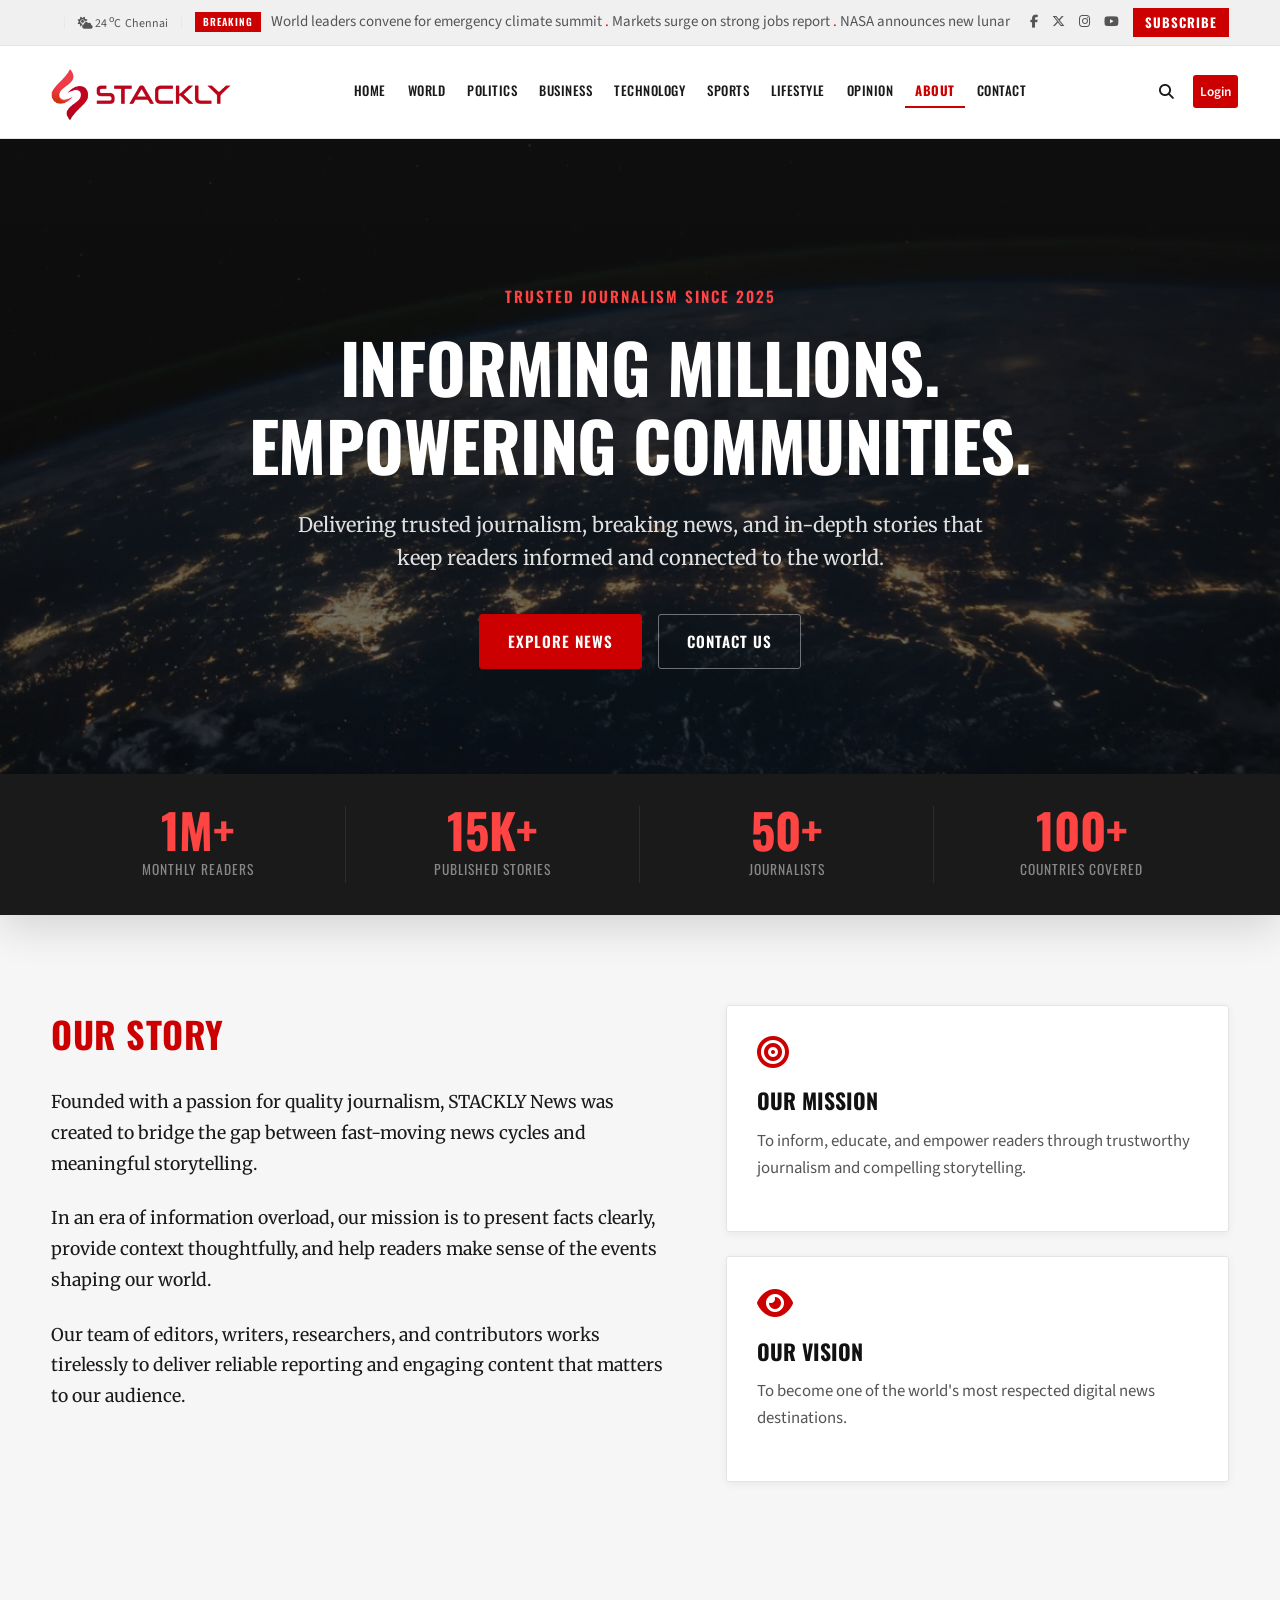
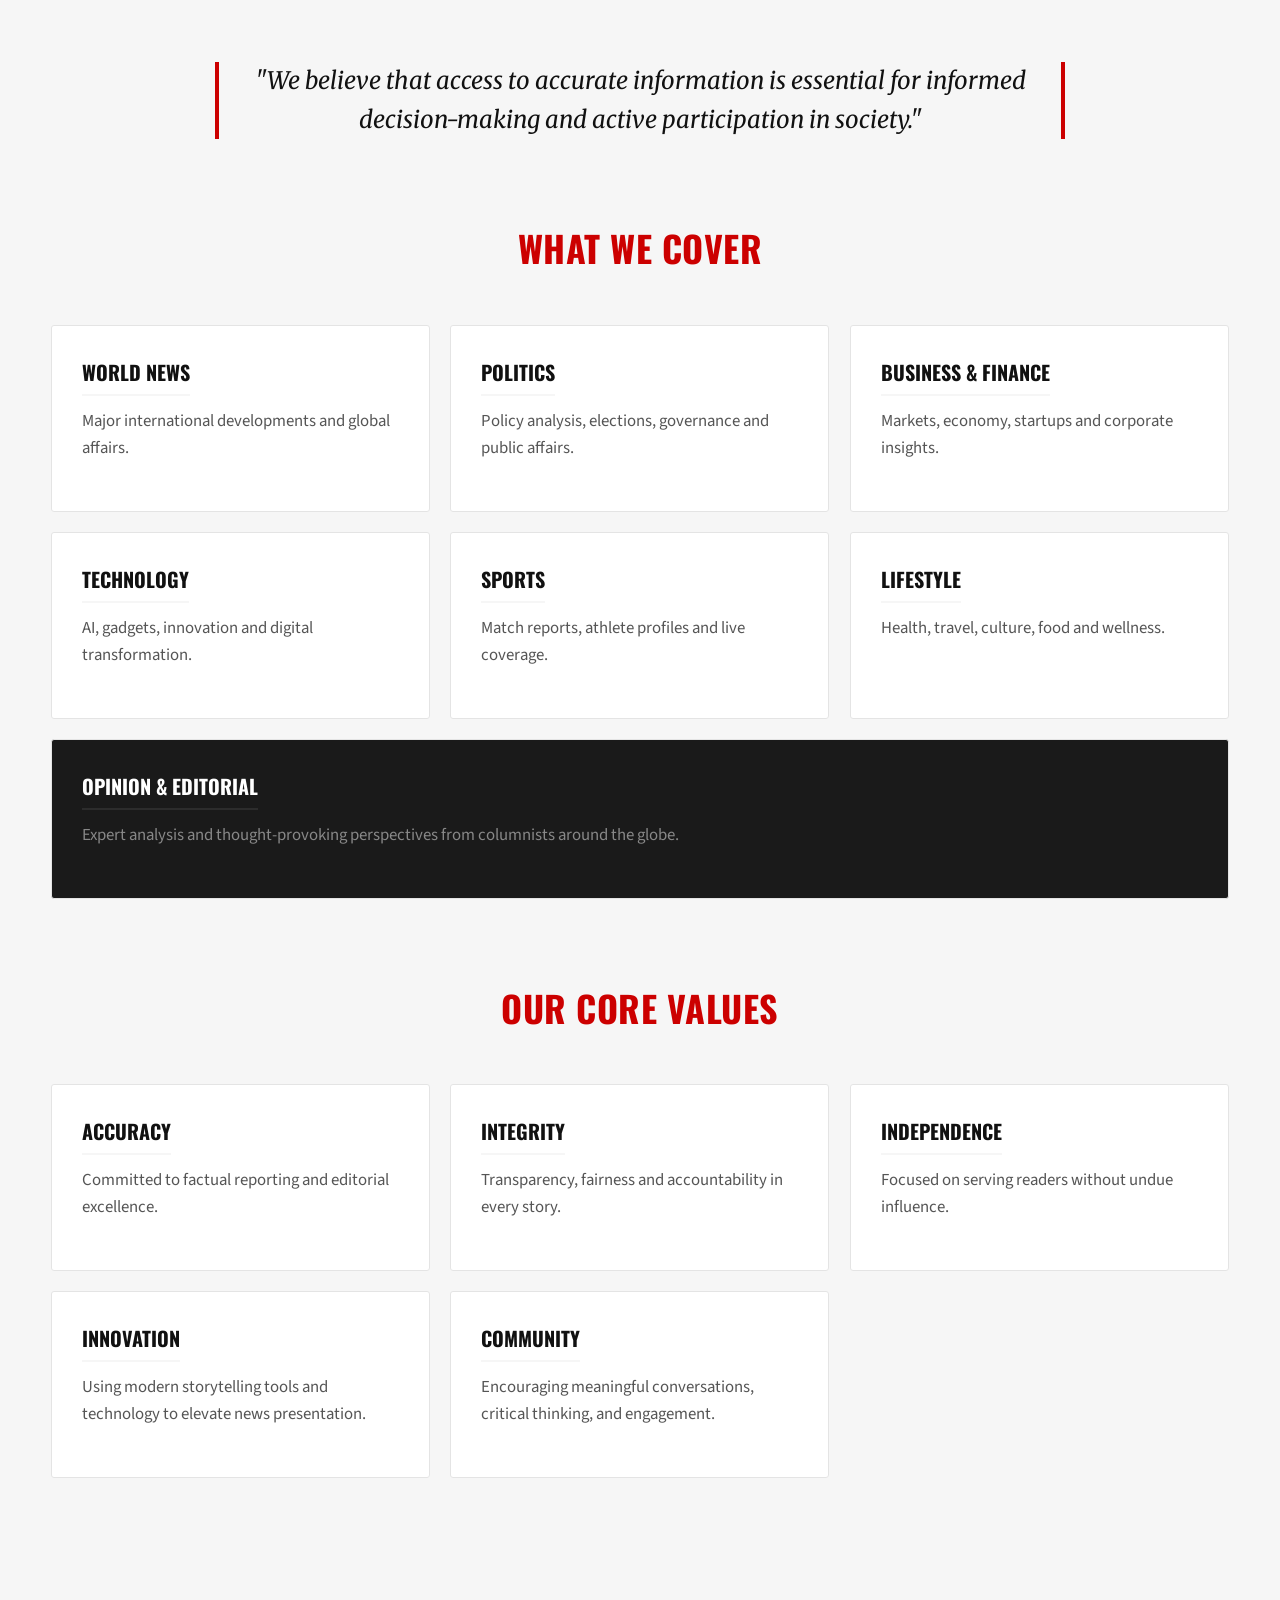
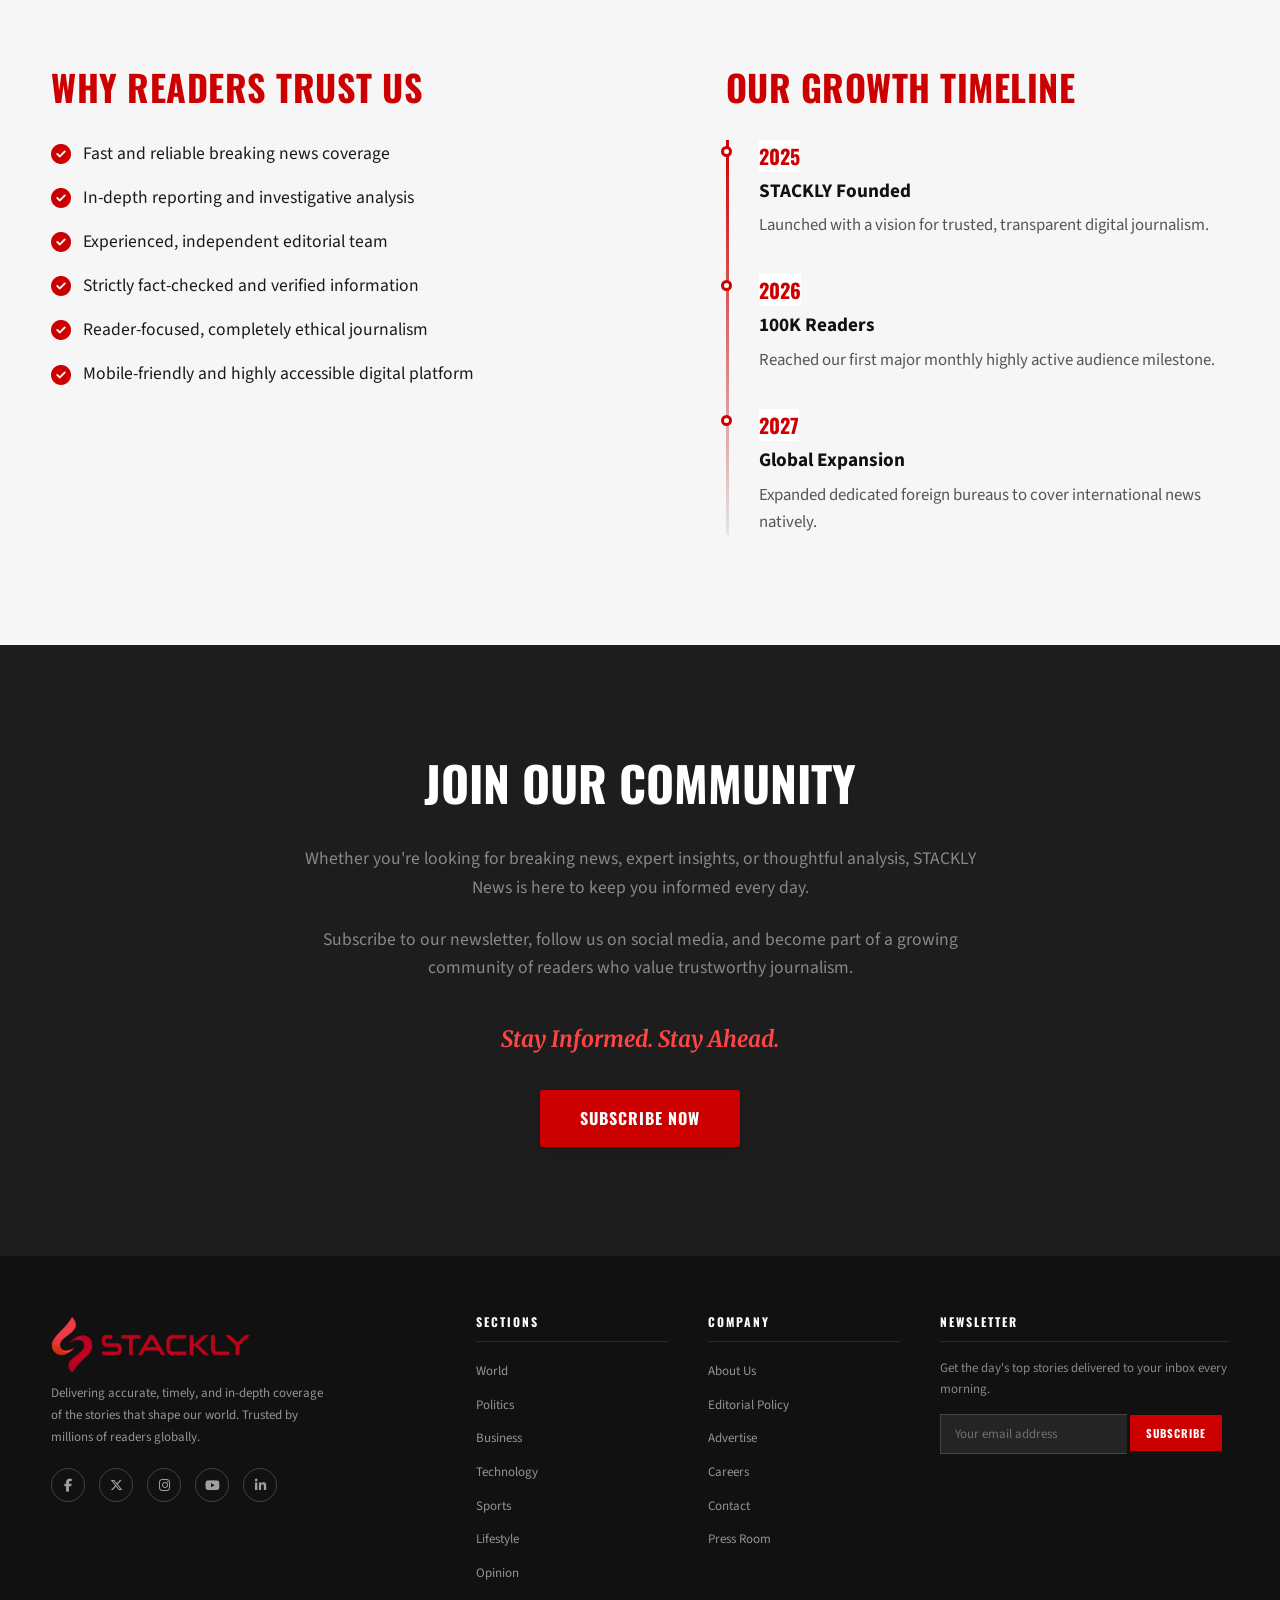
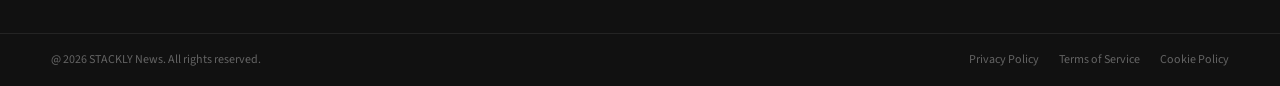
<file: about.html>
<!DOCTYPE html>
<html lang="en">

<head>
    <meta charset="UTF-8">
    <meta name="viewport" content="width=device-width, initial-scale=1.0">
    <title>About</title>
    <link rel="preconnect" href="https://fonts.googleapis.com">
    <link rel="preconnect" href="https://fonts.gstatic.com" crossorigin>
    <link
        href="https://fonts.googleapis.com/css2?family=Oswald:wght@400;500;600;700&family=Merriweather:ital,wght@0,400;0,700;1,400&family=Source+Sans+3:wght@300;400;600;700&display=swap"
        rel="stylesheet">
    <link rel="stylesheet" href="https://cdnjs.cloudflare.com/ajax/libs/font-awesome/6.5.0/css/all.min.css">
    <link rel="stylesheet" href="style.css">
    <link rel="stylesheet" href="./about.css">
</head>

<body>

    <!-- ========== TOP UTILITY BAR ========== -->
    <div class="top-bar">
        <div class="container top-bar-inner">
            <div class="top-bar-left">
                <span id="live-date"></span>
                <span class="sep">|</span>
                <span><i class="fa-solid fa-cloud-sun"></i> 24 <sup>o</sup>C &nbsp;Chennai</span>
                <span class="sep">|</span>
                <span class="breaking-ticker">
                    <span class="breaking-label">BREAKING</span>
                    <div class="ticker-wrap">
                        <div class="ticker-track" id="ticker">
                            <span>World leaders convene for emergency climate summit <span class="ticker-dot">.</span>
                                Markets surge on strong jobs report <span class="ticker-dot">.</span> NASA announces new
                                lunar mission date<span class="ticker-dot">.</span> Major merger shakes the tech sector
                                <span class="ticker-dot">.</span> Championship final set for Sunday showdown <span
                                    class="ticker-dot">.</span>
                        </div>
                    </div>
                </span>
            </div>
            <div class="top-bar-right">
                <a href="./404.html" aria-label="Facebook"><i class="fa-brands fa-facebook-f"></i></a>
                <a href="./404.html" aria-label="Twitter/X"><i class="fa-brands fa-x-twitter"></i></a>
                <a href="./404.html" aria-label="Instagram"><i class="fa-brands fa-instagram"></i></a>
                <a href="./404.html" aria-label="YouTube"><i class="fa-brands fa-youtube"></i></a>
                <a href="./404.html" class="subscribe-btn">SUBSCRIBE</a>
            </div>
        </div>
    </div>

    <!-- ========== MAIN HEADER ========== -->
    <header class="main-header" id="main-header">
        <div class="container header-inner">
            <div class="logo">
                <a href="./index.html"><img src="./src/logo/Untitled design (20)-compressed.webp" alt=""></a>
               
            </div>
            <nav class="main-nav" id="main-nav">
                <ul>
                    <li><a href="./index.html" class="nav-link " data-page="home">HOME</a></li>
                    <li><a href="./world.html" class="nav-link" data-page="world">WORLD</a></li>
                    <li><a href="./politics.html" class="nav-link" data-page="politics">POLITICS</a></li>
                    <li><a href="./business.html" class="nav-link" data-page="business">BUSINESS</a></li>
                    <li><a href="./technology.html" class="nav-link" data-page="technology">TECHNOLOGY</a></li>
                    <li><a href="./sports.html" class="nav-link" data-page="sports">SPORTS</a></li>
                    <li><a href="./lifestyle.html" class="nav-link" data-page="lifestyle">LIFESTYLE</a></li>
                    <li><a href="./opinion.html" class="nav-link" data-page="opinion">OPINION</a></li>
                    <li><a href="./about.html" class="nav-link active" data-page="about">ABOUT</a></li>
                    <li><a href="./contact.html" class="nav-link" data-page="contact">CONTACT</a></li>
                </ul>
            </nav>
            <div class="header-controls">
                <button class="ctrl-btn" id="search-btn" aria-label="Search"><i
                        class="fa-solid fa-magnifying-glass"></i></button>
                <button class="ctrl-btn hamburger" id="menu-toggle" aria-label="Menu" aria-controls="mobile-nav"
                    aria-expanded="false"><i class="fa-solid fa-bars"></i></button>
                <a href="./404.html" class="login-btn"><button>Login</button></a>
            </div>
        </div>
        <!-- Search bar -->
        <div class="search-bar" id="search-bar">
            <div class="container">
                <input type="text" placeholder="Search for news, topics, or reporters..." id="search-input">
                <button id="search-close"><i class="fa-solid fa-xmark"></i></button>
            </div>
        </div>
        <!-- Mobile nav -->
        <div class="mobile-nav" id="mobile-nav">
            <ul>
                <li><a href="./index.html" class="nav-link " data-page="home">HOME</a></li>
                <li><a href="./world.html" class="nav-link" data-page="world">WORLD</a></li>
                <li><a href="./politics.html" class="nav-link" data-page="politics">POLITICS</a></li>
                <li><a href="./business.html" class="nav-link" data-page="business">BUSINESS</a></li>
                <li><a href="./technology.html" class="nav-link" data-page="technology">TECHNOLOGY</a></li>
                <li><a href="./sports.html" class="nav-link" data-page="sports">SPORTS</a></li>
                <li><a href="./lifestyle.html" class="nav-link" data-page="lifestyle">LIFESTYLE</a></li>
                <li><a href="./opinion.html" class="nav-link" data-page="opinion">OPINION</a></li>
                <li><a href="./about.html" class="nav-link active" data-page="about">ABOUT</a></li>
                <li><a href="./contact.html" class="nav-link" data-page="contact">CONTACT</a></li>
            </ul>
        </div>
    </header>
  
   

<section class="about-hero">
        <div class="hero-overlay"></div>
        <div class="hero-content">
            <div class="hero-tag">TRUSTED JOURNALISM SINCE 2025</div>
            <h1>Informing Millions.<br>Empowering Communities.</h1>
            <p>Delivering trusted journalism, breaking news, and in-depth stories that keep readers informed and connected to the world.</p>
            <div class="hero-buttons">
                <a href="./404.html" class="btn-primary">Explore News</a>
                <a href="./contact.html" class="btn-secondary">Contact Us</a>
            </div>
        </div>
    </section>

    <section class="stats-section">
    <div class="container stats-grid">

        <div class="stat-box">
            <h2 class="counter" data-target="1000000">0</h2>
            <span>Monthly Readers</span>
        </div>

        <div class="stat-box">
            <h2 class="counter" data-target="15000">0</h2>
            <span>Published Stories</span>
        </div>

        <div class="stat-box">
            <h2 class="counter" data-target="50">0</h2>
            <span>Journalists</span>
        </div>

        <div class="stat-box">
            <h2 class="counter" data-target="100">0</h2>
            <span>Countries Covered</span>
        </div>

    </div>
</section>

    <section class="about-section">
        <div class="container split-layout">
            <div class="story-content">
                <h2 class="section-title">Our Story</h2>
                <p>Founded with a passion for quality journalism, STACKLY News was created to bridge the gap between fast-moving news cycles and meaningful storytelling.</p>
                <p>In an era of information overload, our mission is to present facts clearly, provide context thoughtfully, and help readers make sense of the events shaping our world.</p>
                <p>Our team of editors, writers, researchers, and contributors works tirelessly to deliver reliable reporting and engaging content that matters to our audience.</p>
            </div>
            
            <div class="mission-vision-block">
                <div class="mission-card">
                    <i class="fa-solid fa-bullseye"></i>
                    <h3>Our Mission</h3>
                    <p>To inform, educate, and empower readers through trustworthy journalism and compelling storytelling.</p>
                </div>
                <div class="mission-card">
                    <i class="fa-solid fa-eye"></i>
                    <h3>Our Vision</h3>
                    <p>To become one of the world's most respected digital news destinations.</p>
                </div>
            </div>
        </div>
    </section>

    <section class="about-section bg-light">
        <div class="container">
            <blockquote class="editorial-quote">
                "We believe that access to accurate information is essential for informed decision-making and active participation in society."
            </blockquote>

            <h2 class="section-title centered-title">What We Cover</h2>
            <div class="grid-display coverage-grid">
                <div class="coverage-card">
                    <h3>World News</h3>
                    <p>Major international developments and global affairs.</p>
                </div>
                <div class="coverage-card">
                    <h3>Politics</h3>
                    <p>Policy analysis, elections, governance and public affairs.</p>
                </div>
                <div class="coverage-card">
                    <h3>Business & Finance</h3>
                    <p>Markets, economy, startups and corporate insights.</p>
                </div>
                <div class="coverage-card">
                    <h3>Technology</h3>
                    <p>AI, gadgets, innovation and digital transformation.</p>
                </div>
                <div class="coverage-card">
                    <h3>Sports</h3>
                    <p>Match reports, athlete profiles and live coverage.</p>
                </div>
                <div class="coverage-card">
                    <h3>Lifestyle</h3>
                    <p>Health, travel, culture, food and wellness.</p>
                </div>
                <div class="coverage-card grid-span-full">
                    <h3>Opinion & Editorial</h3>
                    <p>Expert analysis and thought-provoking perspectives from columnists around the globe.</p>
                </div>
            </div>

            <h2 class="section-title centered-title" style="margin-top: 5rem;">Our Core Values</h2>
            <div class="grid-display values-grid">
                <div class="value-card">
                    <h3>Accuracy</h3>
                    <p>Committed to factual reporting and editorial excellence.</p>
                </div>
                <div class="value-card">
                    <h3>Integrity</h3>
                    <p>Transparency, fairness and accountability in every story.</p>
                </div>
                <div class="value-card">
                    <h3>Independence</h3>
                    <p>Focused on serving readers without undue influence.</p>
                </div>
                <div class="value-card">
                    <h3>Innovation</h3>
                    <p>Using modern storytelling tools and technology to elevate news presentation.</p>
                </div>
                <div class="value-card">
                    <h3>Community</h3>
                    <p>Encouraging meaningful conversations, critical thinking, and engagement.</p>
                </div>
            </div>
        </div>
    </section>

    <section class="about-section">
        <div class="container split-layout alternate">
            <div>
                <h2 class="section-title">Why Readers Trust Us</h2>
                <ul class="trust-list">
                    <li><i class="fa-solid fa-circle-check"></i> Fast and reliable breaking news coverage</li>
                    <li><i class="fa-solid fa-circle-check"></i> In-depth reporting and investigative analysis</li>
                    <li><i class="fa-solid fa-circle-check"></i> Experienced, independent editorial team</li>
                    <li><i class="fa-solid fa-circle-check"></i> Strictly fact-checked and verified information</li>
                    <li><i class="fa-solid fa-circle-check"></i> Reader-focused, completely ethical journalism</li>
                    <li><i class="fa-solid fa-circle-check"></i> Mobile-friendly and highly accessible digital platform</li>
                </ul>
            </div>

            <div>
                <h2 class="section-title">Our Growth Timeline</h2>
                <div class="timeline">
                    <div class="timeline-item">
                        <span class="timeline-year">2025</span>
                        <h3>STACKLY Founded</h3>
                        <p>Launched with a vision for trusted, transparent digital journalism.</p>
                    </div>
                    <div class="timeline-item">
                        <span class="timeline-year">2026</span>
                        <h3>100K Readers</h3>
                        <p>Reached our first major monthly highly active audience milestone.</p>
                    </div>
                    <div class="timeline-item">
                        <span class="timeline-year">2027</span>
                        <h3>Global Expansion</h3>
                        <p>Expanded dedicated foreign bureaus to cover international news natively.</p>
                    </div>
                </div>
            </div>
        </div>
    </section>

    <section class="about-cta">
        <div class="container cta-container">
            <h2>Join Our Community</h2>
            <p>Whether you're looking for breaking news, expert insights, or thoughtful analysis, STACKLY News is here to keep you informed every day.</p>
            <p>Subscribe to our newsletter, follow us on social media, and become part of a growing community of readers who value trustworthy journalism.</p>
            <h3>Stay Informed. Stay Ahead.</h3>
            <a href="./404.html" class="cta-btn">Subscribe Now</a>
        </div>
    </section>
    <!-- ========== FOOTER ========== -->
    <footer class="site-footer">
        <div class="container footer-grid">
            <div class="footer-brand">
                <div class="footer-logo">
                    <a href="./index.html"><img src="./src/logo/Untitled design (20)-compressed.webp" alt=""></a>
                </div>
                <p>Delivering accurate, timely, and in-depth coverage of the stories that shape our world. Trusted by
                    millions of readers globally.</p>
                <div class="footer-socials">
                    <a href="./404.html"><i class="fa-brands fa-facebook-f"></i></a>
                    <a href="./404.html"><i class="fa-brands fa-x-twitter"></i></a>
                    <a href="./404.html"><i class="fa-brands fa-instagram"></i></a>
                    <a href="./404.html"><i class="fa-brands fa-youtube"></i></a>
                    <a href="./404.html"><i class="fa-brands fa-linkedin-in"></i></a>
                </div>
            </div>
            <div class="footer-col">
                <h4>SECTIONS</h4>
                <ul>
                    <li><a href="./404.html">World</a></li>
                    <li><a href="./404.html">Politics</a></li>
                    <li><a href="./404.html">Business</a></li>
                    <li><a href="./404.html">Technology</a></li>
                    <li><a href="./404.html">Sports</a></li>
                    <li><a href="./404.html">Lifestyle</a></li>
                    <li><a href="./404.html">Opinion</a></li>
                </ul>
            </div>
            <div class="footer-col">
                <h4>COMPANY</h4>
                <ul>
                    <li><a href="./about.html">About Us</a></li>
                    <li><a href="./404.html">Editorial Policy</a></li>
                    <li><a href="./404.html">Advertise</a></li>
                    <li><a href="./404.html">Careers</a></li>
                    <li><a href="./contact.html">Contact</a></li>
                    <li><a href="./404.html">Press Room</a></li>
                </ul>
            </div>
            <div class="footer-col">
                <h4>NEWSLETTER</h4>
                <p>Get the day's top stories delivered to your inbox every morning.</p>
                <div class="newsletter-form">
                    <form id="newsletter">
                        <input type="email" id="newsLetterEmail" placeholder="Your email address" required>
                        <button type="submit">SUBSCRIBE</button><br>
                        <small id="emailError" class="email-error"></small>
                    </form>
                </div>
            </div>
        </div>
        <div class="footer-bottom"> 
            <div class="container footer-bottom-inner">
                <span>@ 2026 STACKLY News. All rights reserved.</span>
                <div class="footer-links">
                    <a href="./404.html">Privacy Policy</a>
                    <a href="./404.html">Terms of Service</a>
                    <a href="./404.html">Cookie Policy</a>
                </div>
            </div>
        </div>
    </footer>

    <script src="./app.js"></script>
    <script src="./hero.js"></script>
    <script src="./counter.js"></script>
    <script src="./reveal.js"></script>
    <script src="./newsletter.js"></script>
</body>

</html>
</file>
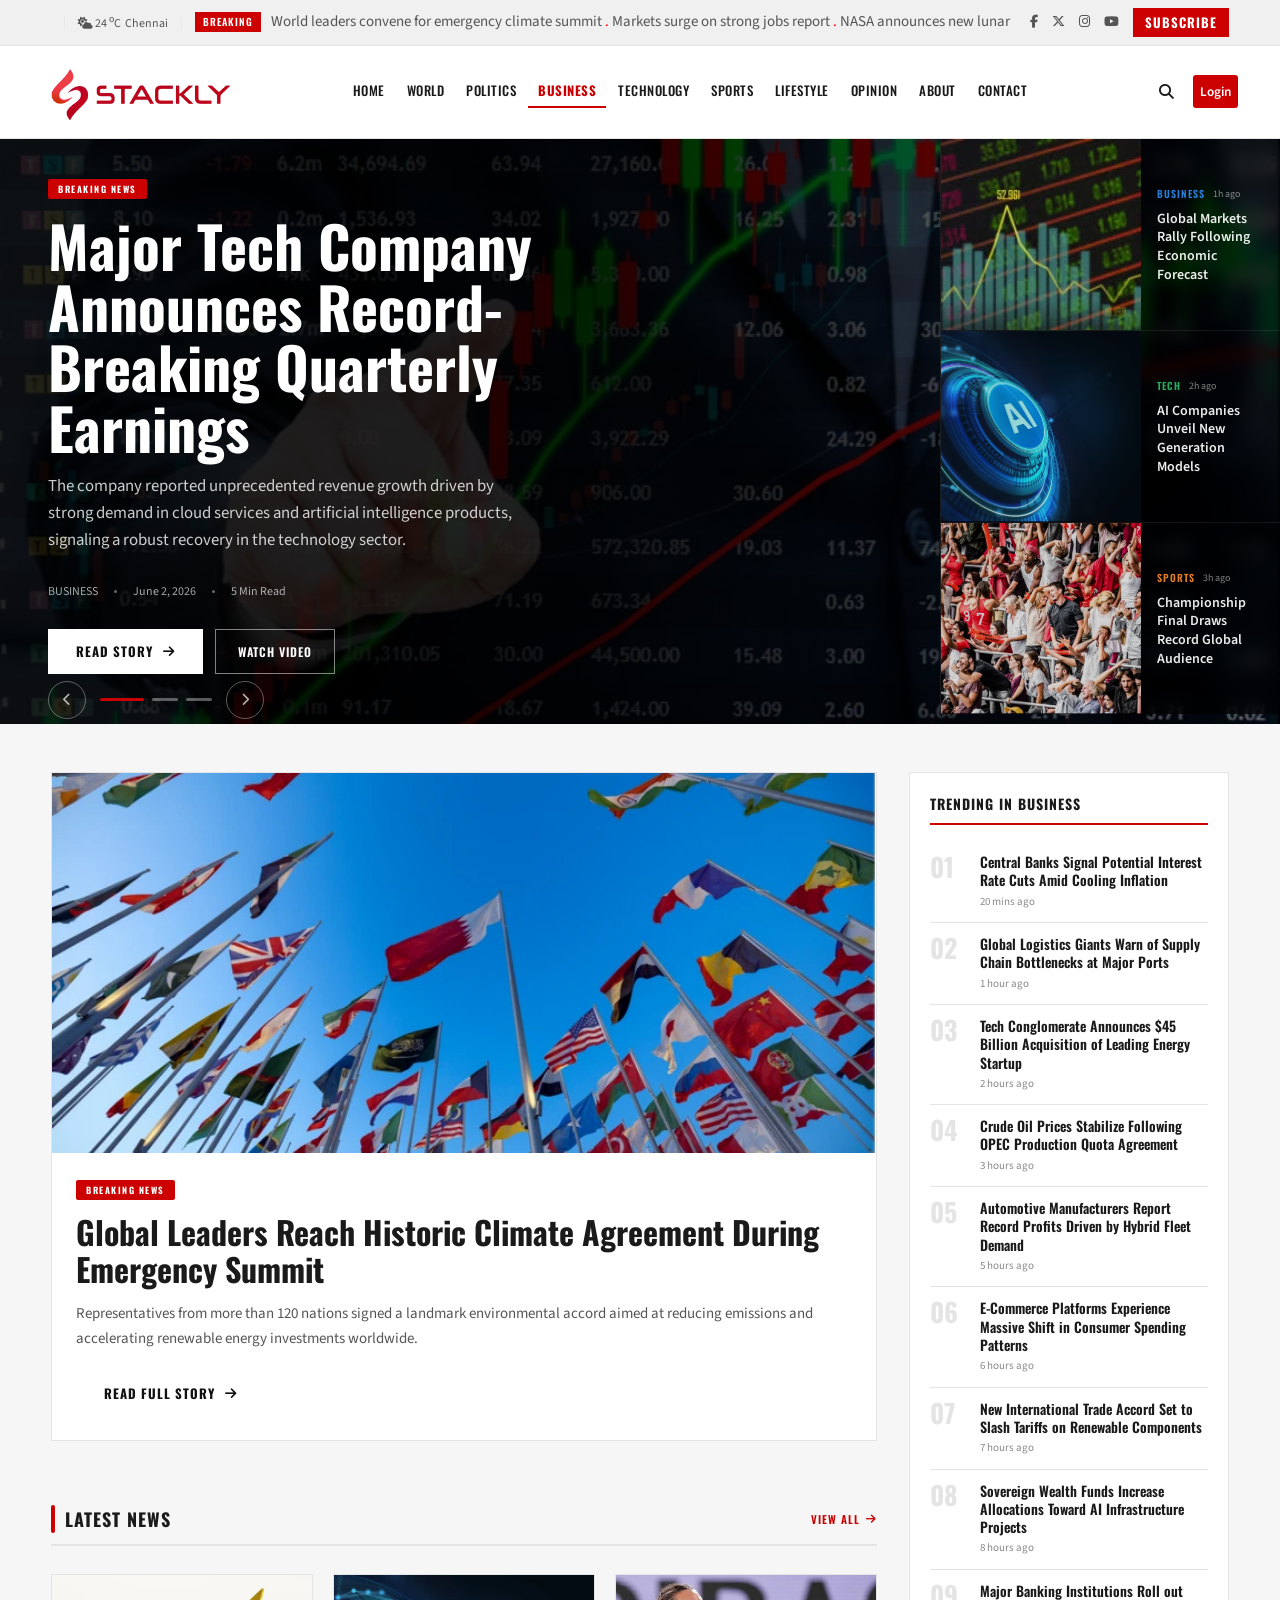
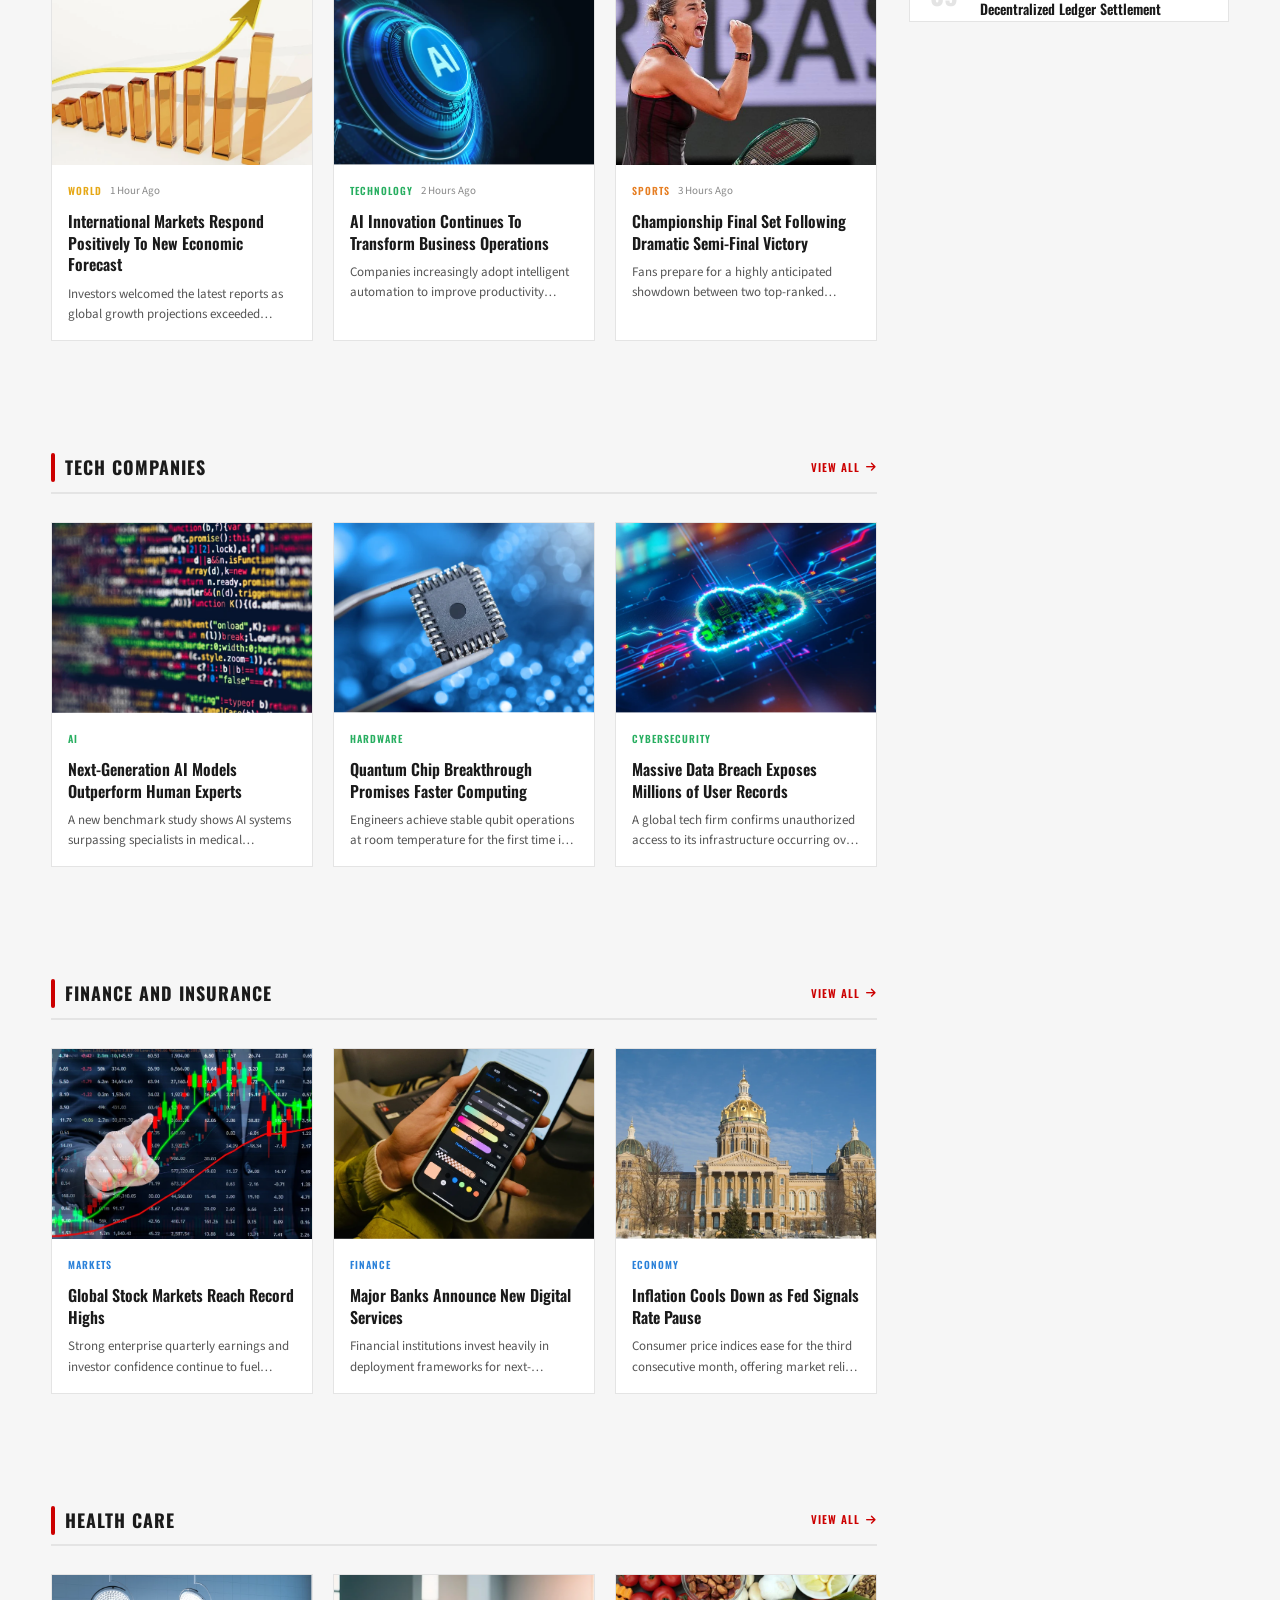
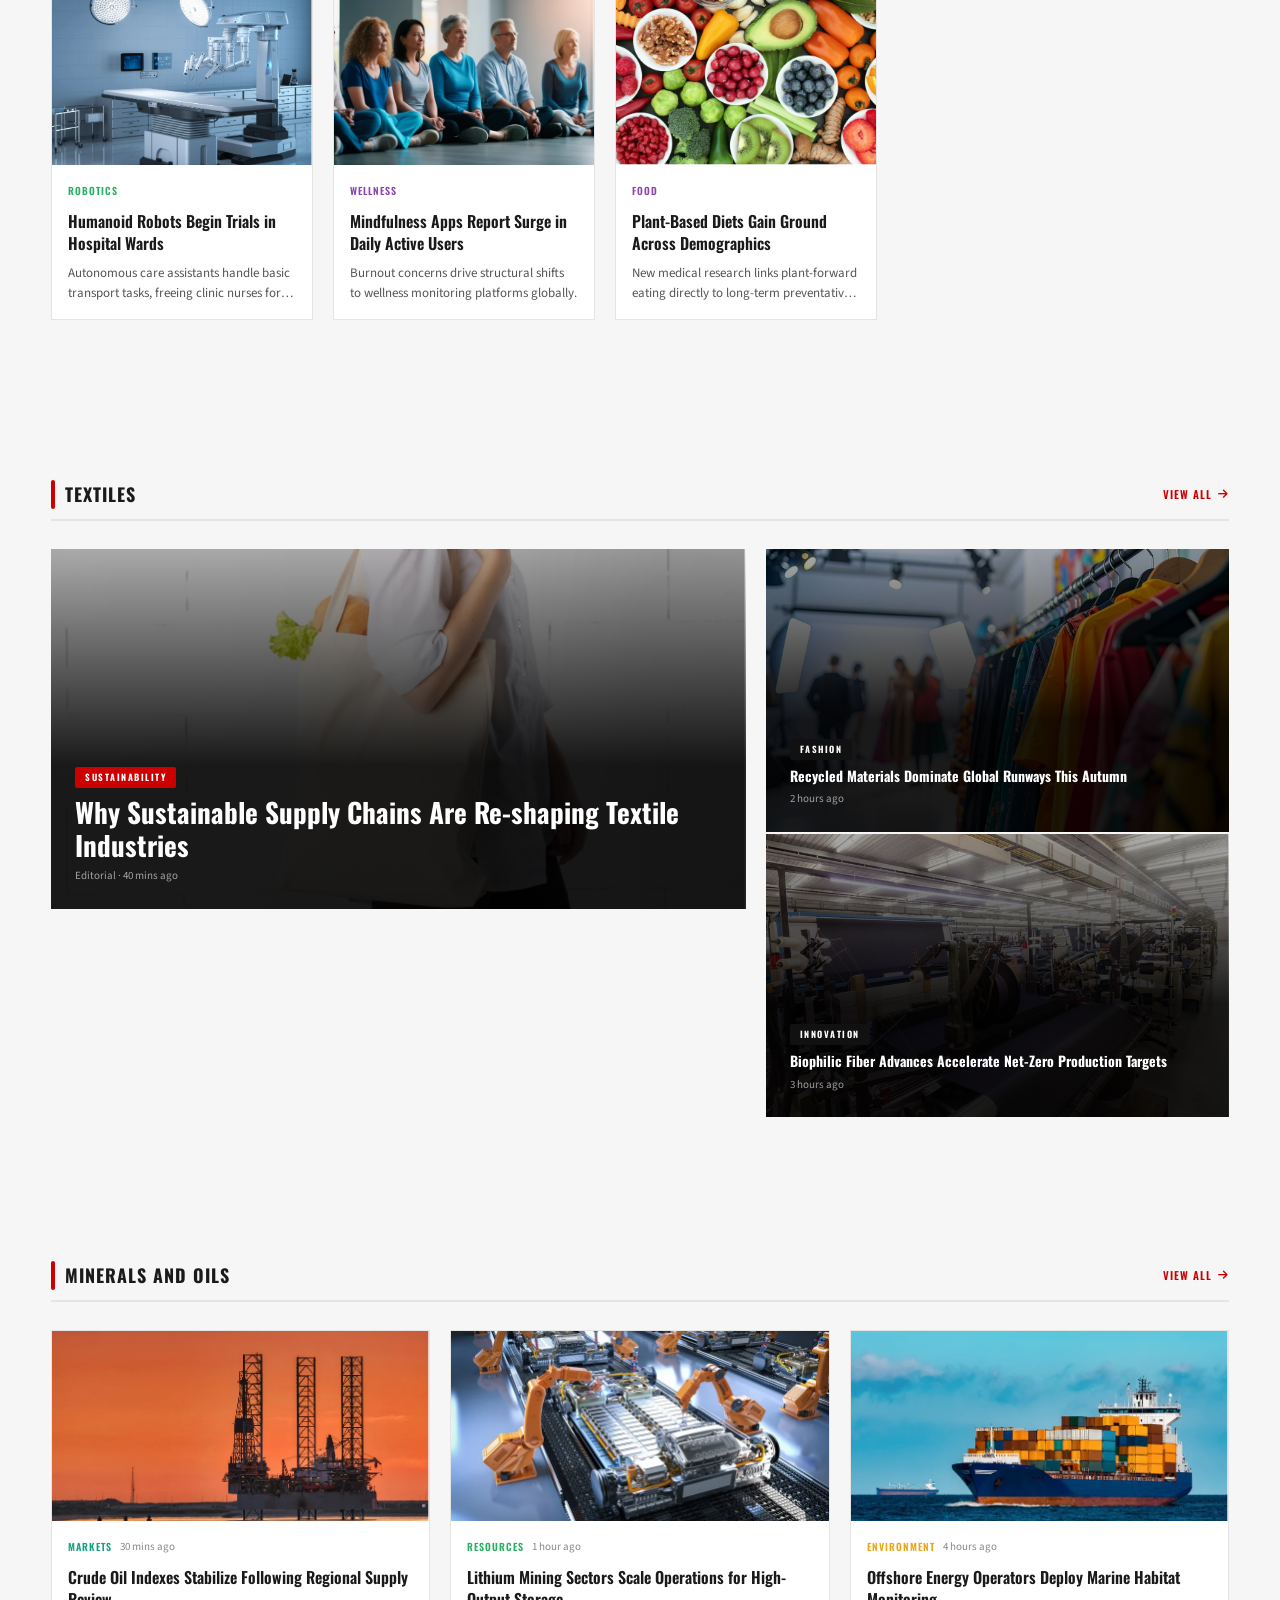
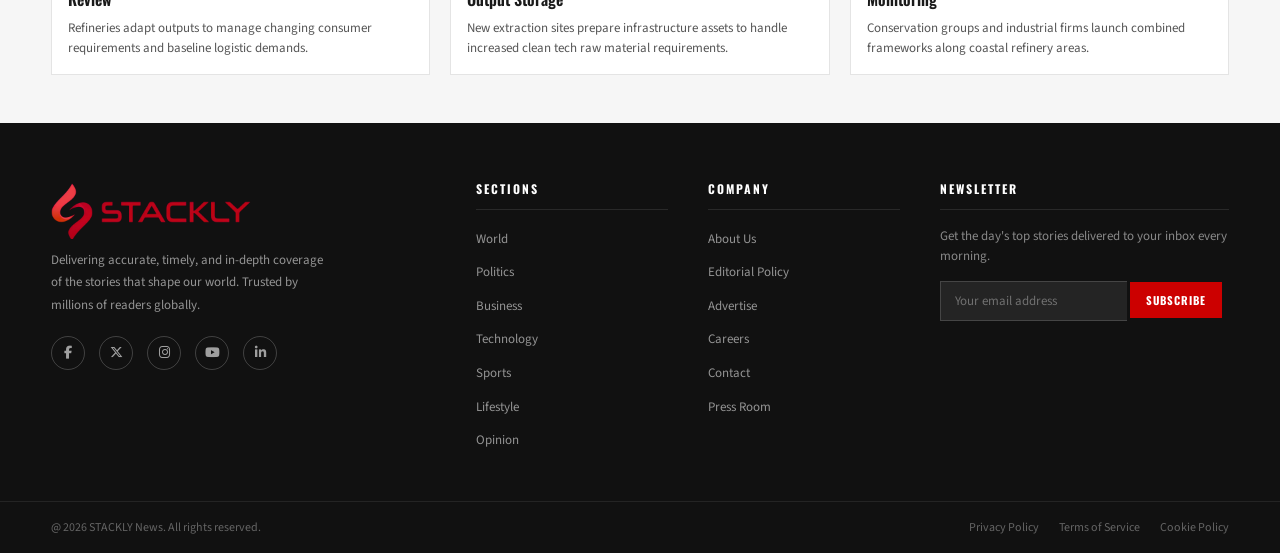
<file: business.html>
<!DOCTYPE html>
<html lang="en">

<head>
    <meta charset="UTF-8">
    <meta name="viewport" content="width=device-width, initial-scale=1.0">
    <title>BUSINESS NEWS</title>
    <link rel="preconnect" href="https://fonts.googleapis.com">
    <link rel="preconnect" href="https://fonts.gstatic.com" crossorigin>
    <link
        href="https://fonts.googleapis.com/css2?family=Oswald:wght@400;500;600;700&family=Merriweather:ital,wght@0,400;0,700;1,400&family=Source+Sans+3:wght@300;400;600;700&display=swap"
        rel="stylesheet">
    <link rel="stylesheet" href="https://cdnjs.cloudflare.com/ajax/libs/font-awesome/6.5.0/css/all.min.css">
    <link rel="stylesheet" href="style.css">
</head>

<body>

    <!-- ========== TOP UTILITY BAR ========== -->
    <div class="top-bar">
        <div class="container top-bar-inner">
            <div class="top-bar-left">
                <span id="live-date"></span>
                <span class="sep">|</span>
                <span><i class="fa-solid fa-cloud-sun"></i> 24 <sup>o</sup>C &nbsp;Chennai</span>
                <span class="sep">|</span>
                <span class="breaking-ticker">
                    <span class="breaking-label">BREAKING</span>
                    <div class="ticker-wrap">
                        <div class="ticker-track" id="ticker">
                            <span>World leaders convene for emergency climate summit <span class="ticker-dot">.</span>
                                Markets surge on strong jobs report <span class="ticker-dot">.</span> NASA announces new
                                lunar mission date<span class="ticker-dot">.</span> Major merger shakes the tech sector
                                <span class="ticker-dot">.</span> Championship final set for Sunday showdown <span
                                    class="ticker-dot">.</span>
                        </div>
                    </div>
                </span>
            </div>
            <div class="top-bar-right">
                <a href="./404.html" aria-label="Facebook"><i class="fa-brands fa-facebook-f"></i></a>
                <a href="./404.html" aria-label="Twitter/X"><i class="fa-brands fa-x-twitter"></i></a>
                <a href="./404.html" aria-label="Instagram"><i class="fa-brands fa-instagram"></i></a>
                <a href="./404.html" aria-label="YouTube"><i class="fa-brands fa-youtube"></i></a>
                <a href="./404.html" class="subscribe-btn">SUBSCRIBE</a>
            </div>
        </div>
    </div>

    <!-- ========== MAIN HEADER ========== -->
    <header class="main-header" id="main-header">
        <div class="container header-inner">
            <div class="logo">
               <a href="./index.html"><img src="./src/logo/Untitled design (20)-compressed.webp" alt=""></a>
                <p>DAILY NEWS </p>
            </div>
            <nav class="main-nav" id="main-nav">
                <ul>
                    <li><a href="./index.html" class="nav-link " data-page="home">HOME</a></li>
                    <li><a href="./world.html" class="nav-link" data-page="world">WORLD</a></li>
                    <li><a href="./politics.html" class="nav-link" data-page="politics">POLITICS</a></li>
                    <li><a href="./business.html" class="nav-link active" data-page="business">BUSINESS</a></li>
                    <li><a href="./technology.html" class="nav-link" data-page="technology">TECHNOLOGY</a></li>
                    <li><a href="./sports.html" class="nav-link" data-page="sports">SPORTS</a></li>
                    <li><a href="./lifestyle.html" class="nav-link" data-page="lifestyle">LIFESTYLE</a></li>
                    <li><a href="./opinion.html" class="nav-link" data-page="opinion">OPINION</a></li>
                    <li><a href="./about.html" class="nav-link" data-page="about">ABOUT</a></li>
                    <li><a href="./contact.html" class="nav-link" data-page="contact">CONTACT</a></li>
                </ul>
            </nav>
            <div class="header-controls">
                <button class="ctrl-btn" id="search-btn" aria-label="Search"><i
                        class="fa-solid fa-magnifying-glass"></i></button>
                
                <button class="ctrl-btn hamburger" id="menu-toggle" aria-label="Menu" aria-controls="mobile-nav"
                    aria-expanded="false"><i class="fa-solid fa-bars"></i></button>
                <a href="./404.html" class="login-btn"><button>Login</button></a>
            </div>
        </div>
        <!-- Search bar -->
        <div class="search-bar" id="search-bar">
            <div class="container">
                <input type="text" placeholder="Search for news, topics, or reporters..." id="search-input">
                <button id="search-close"><i class="fa-solid fa-xmark"></i></button>
            </div>
        </div>
        <!-- Mobile nav -->
        <div class="mobile-nav" id="mobile-nav">
            <ul>
                <li><a href="./index.html" class="nav-link " data-page="home">HOME</a></li>
                    <li><a href="./world.html" class="nav-link" data-page="world">WORLD</a></li>
                    <li><a href="./politics.html" class="nav-link" data-page="politics">POLITICS</a></li>
                    <li><a href="./business.html" class="nav-link active" data-page="business">BUSINESS</a></li>
                    <li><a href="./technology.html" class="nav-link" data-page="technology">TECHNOLOGY</a></li>
                    <li><a href="./sports.html" class="nav-link" data-page="sports">SPORTS</a></li>
                    <li><a href="./lifestyle.html" class="nav-link" data-page="lifestyle">LIFESTYLE</a></li>
                    <li><a href="./opinion.html" class="nav-link" data-page="opinion">OPINION</a></li>
                    <li><a href="./about.html" class="nav-link" data-page="about">ABOUT</a></li>
                    <li><a href="./contact.html" class="nav-link" data-page="contact">CONTACT</a></li>
            </ul>
        </div>
    </header>
<!-- HERO SECTION -->
    <section class="hero-section">

        <!-- Slide 1 -->
        <div class="hero-slide active">
            <img class="hero-slide-img"  src="./src/businees/dfsd (16)-compressed.webp" alt="Business News">
            <div class="hero-overlay"></div>
            <div class="hero-container">
                <div class="hero-content">
                    <span class="badge-pill badge-red">BREAKING NEWS</span>
                    <h1 class="hero-title">Major Tech Company Announces Record-Breaking Quarterly Earnings</h1>
                    <p class="hero-desc">The company reported unprecedented revenue growth driven by strong demand in cloud services and artificial intelligence products, signaling a robust recovery in the technology sector.</p>
                    <div class="hero-meta">
                        <span>BUSINESS</span>
                        <span class="sep-dot"></span>
                        <span>June 2, 2026</span>
                        <span class="sep-dot"></span>
                        <span>5 Min Read</span>
                    </div>
                    <div class="hero-btns" style="display:flex;gap:12px;">
                        <a href="./404.html" class="btn-primary">
                            READ STORY <i class="fa-solid fa-arrow-right"></i>
                        </a>
                        <a href="./404.html" class="btn-outline">WATCH VIDEO</a>
                    </div>
                </div>

                <!-- Sidebar -->
                <div class="hero-sidebar">
                    <a href="./404.html" class="hero-sidebar-item">
                        <div class="sidebar-thumb">
                            <img  src="./src/images (6)-compressed.webp" alt="Global Markets">
                        </div>
                        <div class="sidebar-info">
                            <div class="cat-time">
                                <span class="cat-label cat-business">BUSINESS</span>
                                <span class="time">1h ago</span>
                            </div>
                            <h3>Global Markets Rally Following Economic Forecast</h3>
                        </div>
                    </a>
                    <a href="./404.html" class="hero-sidebar-item">
                        <div class="sidebar-thumb">
                            <img  src="./src/businees/dfsd (3)-compressed.webp" alt="AI Models">
                        </div>
                        <div class="sidebar-info">
                            <div class="cat-time">
                                <span class="cat-label cat-technology">TECH</span>
                                <span class="time">2h ago</span>
                            </div>
                            <h3>AI Companies Unveil New Generation Models</h3>
                        </div>
                    </a>
                    <a href="./404.html" class="hero-sidebar-item">
                        <div class="sidebar-thumb">
                            <img  src="./src/businees/dfsd (12)-compressed.webp" alt="Championship Final">
                        </div>
                        <div class="sidebar-info">
                            <div class="cat-time">
                                <span class="cat-label cat-sports">SPORTS</span>
                                <span class="time">3h ago</span>
                            </div>
                            <h3>Championship Final Draws Record Global Audience</h3>
                        </div>
                    </a>
                </div>
            </div>
        </div>

        <!-- Slide 2 -->
        <div class="hero-slide">
            <img class="hero-slide-img"  src="./src/businees/dfsd (3)-compressed.webp" alt="Technology">
            <div class="hero-overlay"></div>
            <div class="hero-container">
                <div class="hero-content">
                    <span class="badge-pill badge-red">TECHNOLOGY</span>
                    <h1 class="hero-title">Artificial Intelligence Reshaping Global Industries</h1>
                    <p class="hero-desc">From healthcare to finance, AI is driving innovation and transforming how businesses operate worldwide.</p>
                    <div class="hero-meta">
                        <span>TECHNOLOGY</span>
                        <span class="sep-dot"></span>
                        <span>June 1, 2026</span>
                        <span class="sep-dot"></span>
                        <span>7 Min Read</span>
                    </div>
                    <div class="hero-btns">
                        <a href="./404.html" class="btn-primary">READ STORY <i class="fa-solid fa-arrow-right"></i></a>
                    </div>
                </div>
            </div>
        </div>

        <!-- Slide 3 -->
        <div class="hero-slide">
            <img class="hero-slide-img"  src="./src/photo-1461896836934-ffe607ba8211-compressed.webp" alt="Sports">
            <div class="hero-overlay"></div>
            <div class="hero-container">
                <div class="hero-content">
                    <span class="badge-pill badge-red">SPORTS</span>
                    <h1 class="hero-title">Championship Final Set After Thrilling Semi-Final Clash</h1>
                    <p class="hero-desc">Millions of fans prepare for the season's most anticipated sporting event.</p>
                    <div class="hero-meta">
                        <span>SPORTS</span>
                        <span class="sep-dot"></span>
                        <span>June 1, 2026</span>
                        <span class="sep-dot"></span>
                        <span>4 Min Read</span>
                    </div>
                   <div class="hero-btns">
                        <a href="./404.html" class="btn-primary">READ STORY <i class="fa-solid fa-arrow-right"></i></a>
                    </div>
                </div>
            </div>
        </div>

        <!-- Controls -->
        <div class="hero-controls">
            <button class="hero-nav-btn prev-slide" aria-label="Previous Slide">
                <i class="fa-solid fa-chevron-left"></i>
            </button>
            <div class="hero-dots">
                <span class="hero-dot active"></span>
                <span class="hero-dot"></span>
                <span class="hero-dot"></span>
            </div>
            <button class="hero-nav-btn next-slide" aria-label="Next Slide">
                <i class="fa-solid fa-chevron-right"></i>
            </button>
        </div>
    </section>

    <!-- MAIN CONTENT -->
    <section class="section-wrap">
        <div class="container">
            <div class="home-main-grid">

                <!-- LEFT CONTENT -->
                <div class="home-content">

                    <!-- FEATURED STORY -->
                    <article class="news-card-featured">
                        <div class="featured-image">
                            <img  src="./src/businees/dfsd (10)-compressed.webp" alt="Featured News">
                        </div>
                        <div class="featured-body">
                            <span class="badge-pill badge-red">BREAKING NEWS</span>
                            <h2>Global Leaders Reach Historic Climate Agreement During Emergency Summit</h2>
                            <p>Representatives from more than 120 nations signed a landmark environmental accord aimed at reducing emissions and accelerating renewable energy investments worldwide.</p>
                            <a href="./404.html" class="btn-primary">
                                READ FULL STORY <i class="fa-solid fa-arrow-right"></i>
                            </a>
                        </div>
                    </article>

                    <!-- LATEST NEWS -->
                    <div class="section-wrap sticky-header">
                        <div class="section-header">
                            <h2>LATEST NEWS</h2>
                            <a href="./404.html" class="view-all-link">
                                VIEW ALL <i class="fa-solid fa-arrow-right"></i>
                            </a>
                        </div>
                        <div class="cards-grid-3">
                            <article class="news-card">
                                <div class="card-image">
                                    <img  src="./src/businees/dfsd (11)-compressed.webp" alt="Market Graph">
                                </div>
                                <div class="card-body">
                                    <div class="card-meta">
                                        <span class="cat-label cat-world">WORLD</span>
                                        <span class="time">1 Hour Ago</span>
                                    </div>
                                    <h3>International Markets Respond Positively To New Economic Forecast</h3>
                                    <p>Investors welcomed the latest reports as global growth projections exceeded analyst expectations.</p>
                                </div>
                            </article>

                            <article class="news-card">
                                <div class="card-image">
                                    <img  src="./src/businees/dfsd (3)-compressed.webp" alt="AI Interface">
                                </div>
                                <div class="card-body">
                                    <div class="card-meta">
                                        <span class="cat-label cat-technology">TECHNOLOGY</span>
                                        <span class="time">2 Hours Ago</span>
                                    </div>
                                    <h3>AI Innovation Continues To Transform Business Operations</h3>
                                    <p>Companies increasingly adopt intelligent automation to improve productivity across standard internal setups.</p>
                                </div>
                            </article>

                            <article class="news-card">
                                <div class="card-image">
                                    <img  src="./src/fee665d0-5dfc-11f1-9fb6-d5bc09c65e12-compressed.webp" alt="Stadium Crowds">
                                </div>
                                <div class="card-body">
                                    <div class="card-meta">
                                        <span class="cat-label cat-sports">SPORTS</span>
                                        <span class="time">3 Hours Ago</span>
                                    </div>
                                    <h3>Championship Final Set Following Dramatic Semi-Final Victory</h3>
                                    <p>Fans prepare for a highly anticipated showdown between two top-ranked tournament teams.</p>
                                </div>
                            </article>
                        </div>
                    </div>

                    <!-- ===== TECH COMPANIES ===== -->
                    <div class="section-wrap sticky-header">
                        <div class="section-header">
                            <h2>TECH COMPANIES</h2>
                            <a href="./404.html" class="view-all-link">
                                VIEW ALL <i class="fa-solid fa-arrow-right"></i>
                            </a>
                        </div>
                        <div class="cards-grid-3">
                            <article class="news-card">
                                <div class="card-image">
                                    <img  src="./src/businees/dfsd (13)-compressed.webp" alt="AI Code">
                                </div>
                                <div class="card-body">
                                    <div class="card-meta">
                                        <span class="cat-label cat-technology">AI</span>
                                    </div>
                                    <h3>Next-Generation AI Models Outperform Human Experts</h3>
                                    <p>A new benchmark study shows AI systems surpassing specialists in medical diagnosis workflows.</p>
                                </div>
                            </article>

                            <article class="news-card">
                                <div class="card-image">
                                    <img  src="./src/businees/dfsd (14)-compressed.webp" alt="Quantum Microchip">
                                </div>
                                <div class="card-body">
                                    <div class="card-meta">
                                        <span class="cat-label cat-technology">HARDWARE</span>
                                    </div>
                                    <h3>Quantum Chip Breakthrough Promises Faster Computing</h3>
                                    <p>Engineers achieve stable qubit operations at room temperature for the first time in development history.</p>
                                </div>
                            </article>

                            <article class="news-card">
                                <div class="card-image">
                                    <img  src="./src/businees/dfsd (15)-compressed.webp" alt="Cloud Network Protection">
                                </div>
                                <div class="card-body">
                                    <div class="card-meta">
                                        <span class="cat-label cat-technology">CYBERSECURITY</span>
                                    </div>
                                    <h3>Massive Data Breach Exposes Millions of User Records</h3>
                                    <p>A global tech firm confirms unauthorized access to its infrastructure occurring over six months.</p>
                                </div>
                            </article>
                        </div>
                    </div>

                    <!-- ===== FINANCE AND INSURANCE ===== -->
                    <div class="section-wrap sticky-header">
                        <div class="section-header">
                            <h2>FINANCE AND INSURANCE</h2>
                            <a href="./404.html" class="view-all-link">
                                VIEW ALL <i class="fa-solid fa-arrow-right"></i>
                            </a>
                        </div>
                        <div class="cards-grid-3">
                            <article class="news-card">
                                <div class="card-image">
                                    <img  src="./src/businees/dfsd (16)-compressed.webp" alt="Stock Terminal">
                                </div>
                                <div class="card-body">
                                    <div class="card-meta">
                                        <span class="cat-label cat-business">MARKETS</span>
                                    </div>
                                    <h3>Global Stock Markets Reach Record Highs</h3>
                                    <p>Strong enterprise quarterly earnings and investor confidence continue to fuel market value growth.</p>
                                </div>
                            </article>

                            <article class="news-card">
                                <div class="card-image">
                                    <img  src="./src/businees/dfsd (17)-compressed.webp" alt="Online Banking Application">
                                </div>
                                <div class="card-body">
                                    <div class="card-meta">
                                        <span class="cat-label cat-business">FINANCE</span>
                                    </div>
                                    <h3>Major Banks Announce New Digital Services</h3>
                                    <p>Financial institutions invest heavily in deployment frameworks for next-generation consumer banking tools.</p>
                                </div>
                            </article>

                            <article class="news-card">
                                <div class="card-image">
                                    <img  src="./src/businees/dfsd (18)-compressed.webp" alt="Federal Building">
                                </div>
                                <div class="card-body">
                                    <div class="card-meta">
                                        <span class="cat-label cat-business">ECONOMY</span>
                                    </div>
                                    <h3>Inflation Cools Down as Fed Signals Rate Pause</h3>
                                    <p>Consumer price indices ease for the third consecutive month, offering market relief to retail sectors.</p>
                                </div>
                            </article>
                        </div>
                    </div>

                    <!-- ===== HEALTH CARE ===== -->
                    <div class="section-wrap sticky-header">
                        <div class="section-header">
                            <h2>HEALTH CARE</h2>
                            <a href="./404.html" class="view-all-link">
                                VIEW ALL <i class="fa-solid fa-arrow-right"></i>
                            </a>
                        </div>
                        <div class="cards-grid-3">
                            <article class="news-card">
                                <div class="card-image">
                                    <img  src="./src/businees/dfsd (19)-compressed.webp" alt="Medical Robot">
                                </div>
                                <div class="card-body">
                                    <div class="card-meta">
                                        <span class="cat-label cat-technology">ROBOTICS</span>
                                    </div>
                                    <h3>Humanoid Robots Begin Trials in Hospital Wards</h3>
                                    <p>Autonomous care assistants handle basic transport tasks, freeing clinic nurses for complex operations.</p>
                                </div>
                            </article>

                            <article class="news-card">
                                <div class="card-image">
                                    <img  src="./src/businees/dfsd (20)-compressed.webp" alt="Mindfulness Session">
                                </div>
                                <div class="card-body">
                                    <div class="card-meta">
                                        <span class="cat-label cat-lifestyle">WELLNESS</span>
                                    </div>
                                    <h3>Mindfulness Apps Report Surge in Daily Active Users</h3>
                                    <p>Burnout concerns drive structural shifts to wellness monitoring platforms globally.</p>
                                </div>
                            </article>

                            <article class="news-card">
                                <div class="card-image">
                                    <img  src="./src/businees/dfsd (26)-compressed.webp" alt="Fresh Healthy Meal">
                                </div>
                                <div class="card-body">
                                    <div class="card-meta">
                                        <span class="cat-label cat-lifestyle">FOOD</span>
                                    </div>
                                    <h3>Plant-Based Diets Gain Ground Across Demographics</h3>
                                    <p>New medical research links plant-forward eating directly to long-term preventative care indicators.</p>
                                </div>
                            </article>
                        </div>
                    </div>

                </div>

                <!-- RIGHT SIDEBAR (TRENDING NOW) -->
                <aside class="home-sidebar">
    <h3>TRENDING IN BUSINESS</h3>

    <div class="trending-item">
        <div class="trending-num">01</div>
        <div class="trending-text">
            <h4>Central Banks Signal Potential Interest Rate Cuts Amid Cooling Inflation</h4>
            <div class="time">20 mins ago</div>
        </div>
    </div>

    <div class="trending-item">
        <div class="trending-num">02</div>
        <div class="trending-text">
            <h4>Global Logistics Giants Warn of Supply Chain Bottlenecks at Major Ports</h4>
            <div class="time">1 hour ago</div>
        </div>
    </div>

    <div class="trending-item">
        <div class="trending-num">03</div>
        <div class="trending-text">
            <h4>Tech Conglomerate Announces $45 Billion Acquisition of Leading Energy Startup</h4>
            <div class="time">2 hours ago</div>
        </div>
    </div>

    <div class="trending-item">
        <div class="trending-num">04</div>
        <div class="trending-text">
            <h4>Crude Oil Prices Stabilize Following OPEC Production Quota Agreement</h4>
            <div class="time">3 hours ago</div>
        </div>
    </div>

    <div class="trending-item">
        <div class="trending-num">05</div>
        <div class="trending-text">
            <h4>Automotive Manufacturers Report Record Profits Driven by Hybrid Fleet Demand</h4>
            <div class="time">5 hours ago</div>
        </div>
    </div>

    <div class="trending-item">
        <div class="trending-num">06</div>
        <div class="trending-text">
            <h4>E-Commerce Platforms Experience Massive Shift in Consumer Spending Patterns</h4>
            <div class="time">6 hours ago</div>
        </div>
    </div>

    <div class="trending-item">
        <div class="trending-num">07</div>
        <div class="trending-text">
            <h4>New International Trade Accord Set to Slash Tariffs on Renewable Components</h4>
            <div class="time">7 hours ago</div>
        </div>
    </div>

    <div class="trending-item">
        <div class="trending-num">08</div>
        <div class="trending-text">
            <h4>Sovereign Wealth Funds Increase Allocations Toward AI Infrastructure Projects</h4>
            <div class="time">8 hours ago</div>
        </div>
    </div>

    <div class="trending-item">
        <div class="trending-num">09</div>
        <div class="trending-text">
            <h4>Major Banking Institutions Roll out Decentralized Ledger Settlement Systems</h4>
            <div class="time">9 hours ago</div>
        </div>
    </div>

    <div class="trending-item">
        <div class="trending-num">10</div>
        <div class="trending-text">
            <h4>Commercial Real Estate Markets Show Initial Signs of Stabilization</h4>
            <div class="time">10 hours ago</div>
        </div>
    </div>

    <div class="trending-item">
        <div class="trending-num">11</div>
        <div class="trending-text">
            <h4>Corporate Bond Issuance Hits Multi-Year High as Yields Begin to Flatten</h4>
            <div class="time">11 hours ago</div>
        </div>
    </div>

    <div class="trending-item">
        <div class="trending-num">12</div>
        <div class="trending-text">
            <h4>Cross-Border Venture Capital Funding Rebounds in Early-Stage Biotech</h4>
            <div class="time">12 hours ago</div>
        </div>
    </div>

    <div class="trending-item">
        <div class="trending-num">13</div>
        <div class="trending-text">
            <h4>Regulatory Panels Propose Stricter Antitrust Rules on Digital Retail Mergers</h4>
            <div class="time">13 hours ago</div>
        </div>
    </div>

    <div class="trending-item">
        <div class="trending-num">14</div>
        <div class="trending-text">
            <h4>Global Air Cargo Demand Surges to Pre-Pandemic Levels on Tech Shipments</h4>
            <div class="time">14 hours ago</div>
        </div>
    </div>

    <div class="trending-item">
        <div class="trending-num">15</div>
        <div class="trending-text">
            <h4>Manufacturing Index Points to Moderate Expansion Across Eurozone Factories</h4>
            <div class="time">15 hours ago</div>
        </div>
    </div>
</aside>

            </div>
        </div>
    </section>

    <!-- ===== TEXTILES ===== -->
    <section class="section-wrap sticky-header">
        <div class="container">
            <div class="section-header">
                <h2>TEXTILES</h2>
                <a href="./404.html" class="view-all-link">
                    VIEW ALL <i class="fa-solid fa-arrow-right"></i>
                </a>
            </div>

            <div class="top-story-grid">
                <article class="top-story-large">
                    <img  src="./src/businees/dfsd (21)-compressed.webp" alt="Eco Fashion Production">
                    <div class="top-story-overlay">
                        <span class="badge-pill badge-red">SUSTAINABILITY</span>
                        <h2>Why Sustainable Supply Chains Are Re-shaping Textile Industries</h2>
                        <div class="time">Editorial · 40 mins ago</div>
                    </div>
                </article>

                <div class="top-story-stack">
                    <article class="top-story-small">
                        <img  src="./src/businees/dfsd (22)-compressed.webp" alt="Runway Apparel">
                        <div class="top-story-overlay">
                            <span class="badge-pill badge-black">FASHION</span>
                            <h2>Recycled Materials Dominate Global Runways This Autumn</h2>
                            <div class="time">2 hours ago</div>
                        </div>
                    </article>

                    <article class="top-story-small">
                        <img  src="./src/businees/dfsd (23)-compressed.webp" alt="Weaving Production Layout">
                        <div class="top-story-overlay">
                            <span class="badge-pill badge-black">INNOVATION</span>
                            <h2>Biophilic Fiber Advances Accelerate Net-Zero Production Targets</h2>
                            <div class="time">3 hours ago</div>
                        </div>
                    </article>
                </div>
            </div>
        </div>
    </section>

    <!-- ===== MINERALS AND OILS ===== -->
    <section class="section-wrap sticky-header">
        <div class="container">
            <div class="section-header">
                <h2>MINERALS AND OILS</h2>
                <a href="./404.html" class="view-all-link">
                    VIEW ALL <i class="fa-solid fa-arrow-right"></i>
                </a>
            </div>

            <div class="cards-grid-3">
                <article class="news-card">
                    <div class="card-image">
                        <img  src="./src/businees/dfsd (24)-compressed.webp" alt="Oil Drilling Platform">
                    </div>
                    <div class="card-body">
                        <div class="card-meta">
                            <span class="cat-label cat-health">MARKETS</span>
                            <span class="time">30 mins ago</span>
                        </div>
                        <h3>Crude Oil Indexes Stabilize Following Regional Supply Review</h3>
                        <p>Refineries adapt outputs to manage changing consumer requirements and baseline logistic demands.</p>
                    </div>
                </article>

                <article class="news-card">
                    <div class="card-image">
                        <img  src="./src/businees/dfsd (25)-compressed.webp" alt="Battery Cells Assembly">
                    </div>
                    <div class="card-body">
                        <div class="card-meta">
                            <span class="cat-label cat-technology">RESOURCES</span>
                            <span class="time">1 hour ago</span>
                        </div>
                        <h3>Lithium Mining Sectors Scale Operations for High-Output Storage</h3>
                        <p>New extraction sites prepare infrastructure assets to handle increased clean tech raw material requirements.</p>
                    </div>
                </article>

                <article class="news-card">
                    <div class="card-image">
                        <img  src="./src/businees/dfsd (9778)-compressed.webp" alt="Coastal Ecological Area">
                    </div>
                    <div class="card-body">
                        <div class="card-meta">
                            <span class="cat-label cat-world">ENVIRONMENT</span>
                            <span class="time">4 hours ago</span>
                        </div>
                        <h3>Offshore Energy Operators Deploy Marine Habitat Monitoring</h3>
                        <p>Conservation groups and industrial firms launch combined frameworks along coastal refinery areas.</p>
                    </div>
                </article>
            </div>
        </div>
    </section>

    <!-- ========== FOOTER ========== -->
    <footer class="site-footer">
        <div class="container footer-grid">
            <div class="footer-brand">
              <div class="footer-logo">
                    <a href="./index.html"><img src="./src/logo/Untitled design (20)-compressed.webp" alt=""></a>
                </div>
                <p>Delivering accurate, timely, and in-depth coverage of the stories that shape our world. Trusted by
                    millions of readers globally.</p>
                <div class="footer-socials">
                    <a href="./404.html"><i class="fa-brands fa-facebook-f"></i></a>
                    <a href="./404.html"><i class="fa-brands fa-x-twitter"></i></a>
                    <a href="./404.html"><i class="fa-brands fa-instagram"></i></a>
                    <a href="./404.html"><i class="fa-brands fa-youtube"></i></a>
                    <a href="./404.html"><i class="fa-brands fa-linkedin-in"></i></a>
                </div>
            </div>
            <div class="footer-col">
                <h4>SECTIONS</h4>
                <ul>
                    <li><a href="./404.html">World</a></li>
                    <li><a href="./404.html">Politics</a></li>
                    <li><a href="./404.html">Business</a></li>
                    <li><a href="./404.html">Technology</a></li>
                    <li><a href="./404.html">Sports</a></li>
                    <li><a href="./404.html">Lifestyle</a></li>
                    <li><a href="./404.html">Opinion</a></li>
                </ul>
            </div>
            <div class="footer-col">
                <h4>COMPANY</h4>
                <ul>
                    <li><a href="./about.html">About Us</a></li>
                    <li><a href="./404.html">Editorial Policy</a></li>
                    <li><a href="./404.html">Advertise</a></li>
                    <li><a href="./404.html">Careers</a></li>
                    <li><a href="./contact.html">Contact</a></li>
                    <li><a href="./404.html">Press Room</a></li>
                </ul>
            </div>
            <div class="footer-col">
                <h4>NEWSLETTER</h4>
                <p>Get the day's top stories delivered to your inbox every morning.</p>
                <div class="newsletter-form">
                    <form id="newsletter">
                        <input type="email" id="newsLetterEmail" placeholder="Your email address" required>
                        <button type="submit">SUBSCRIBE</button><br>
                        <small id="emailError" class="email-error"></small>
                    </form>
                </div>
            </div>
        </div>
        <div class="footer-bottom">
            <div class="container footer-bottom-inner">
                <span>@ 2026 STACKLY News. All rights reserved.</span>
                <div class="footer-links">
                    <a href="./404.html">Privacy Policy</a>
                    <a href="./404.html">Terms of Service</a>
                    <a href="./404.html">Cookie Policy</a>
                </div>
            </div>
        </div>
    </footer>

    <script src="app.js"></script>
    <script src="./hero.js"></script>
    <script src="./newsletter.js"></script>
</body>

</html>
</file>
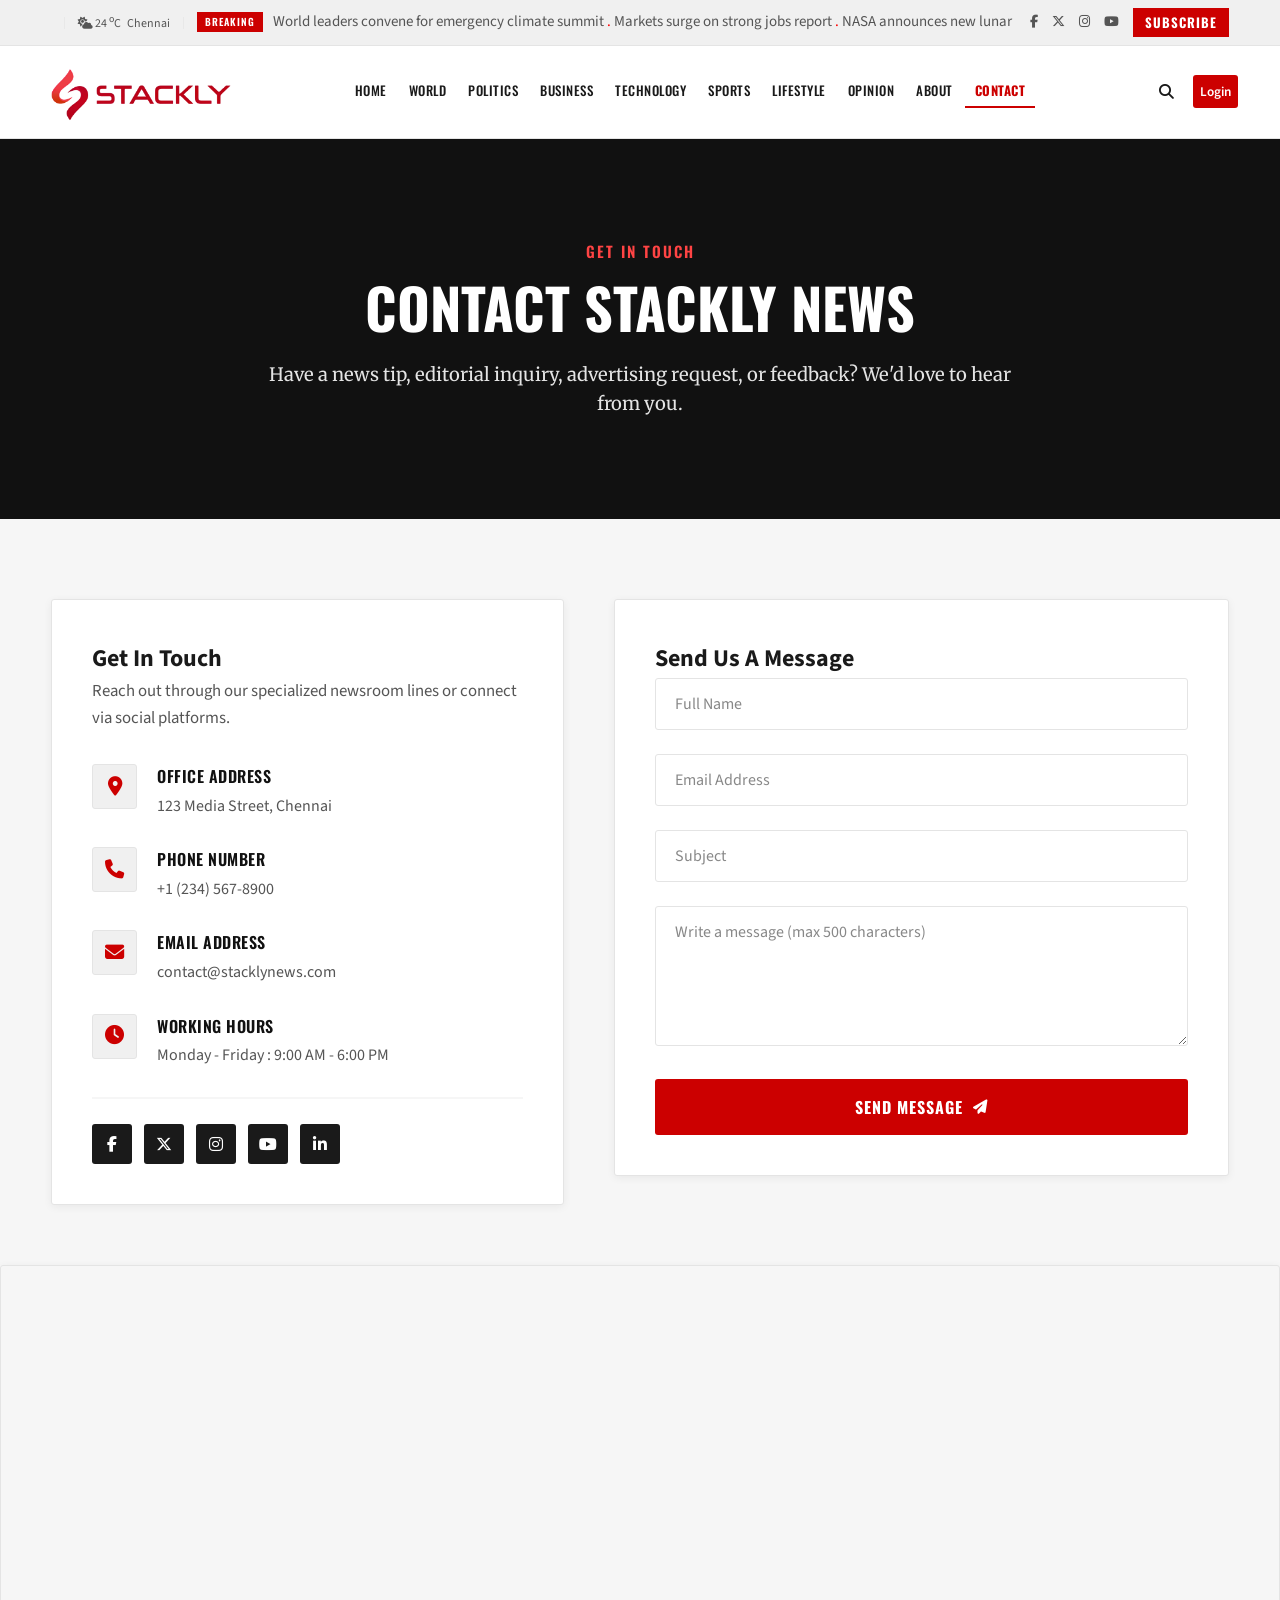
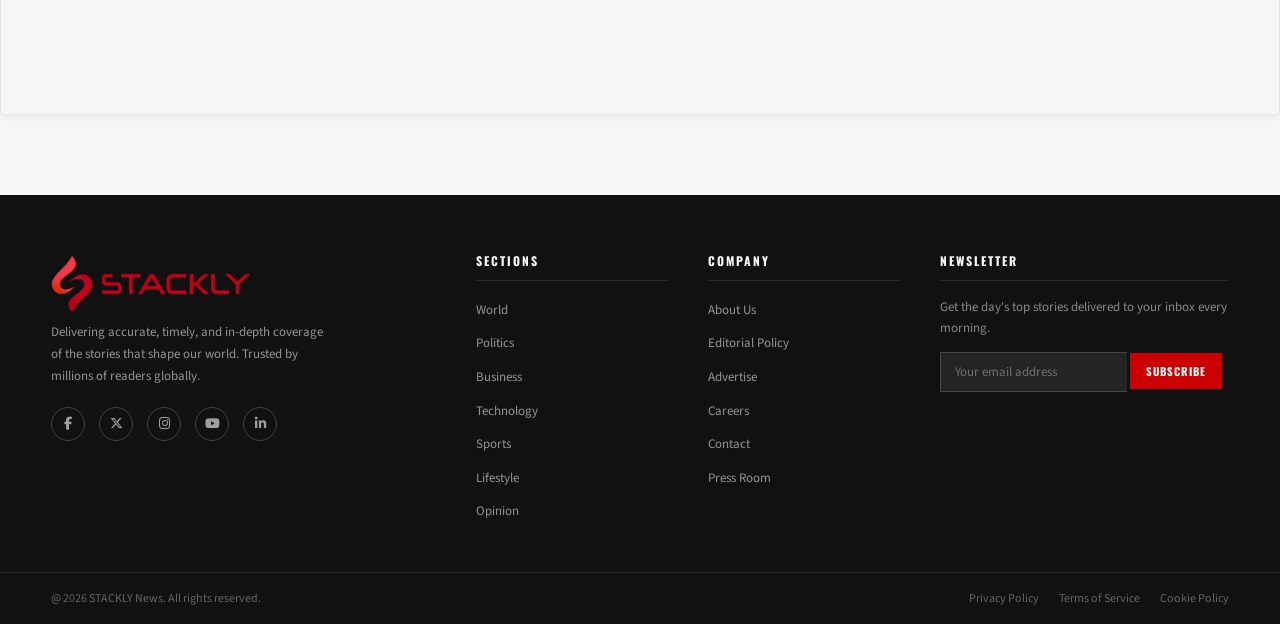
<file: contact.html>
<!DOCTYPE html>
<html lang="en">

<head>
    <meta charset="UTF-8">
    <meta name="viewport" content="width=device-width, initial-scale=1.0">
    <title>CONTACT</title>
    <link rel="preconnect" href="https://fonts.googleapis.com">
    <link rel="preconnect" href="https://fonts.gstatic.com" crossorigin>
    <link
        href="https://fonts.googleapis.com/css2?family=Oswald:wght@400;500;600;700&family=Merriweather:ital,wght@0,400;0,700;1,400&family=Source+Sans+3:wght@300;400;600;700&display=swap"
        rel="stylesheet">
    <link rel="stylesheet" href="https://cdnjs.cloudflare.com/ajax/libs/font-awesome/6.5.0/css/all.min.css">
    <link rel="stylesheet" href="style.css">
    <link rel="stylesheet" href="contact.css">
</head>

<body>

    <!-- ========== TOP UTILITY BAR ========== -->
    <div class="top-bar">
        <div class="container top-bar-inner">
            <div class="top-bar-left">
                <span id="live-date"></span>
                <span class="sep">|</span>
                <span><i class="fa-solid fa-cloud-sun"></i> 24 <sup>o</sup>C &nbsp;
                Chennai</span>
                <span class="sep">|</span>
                <span class="breaking-ticker">
                    <span class="breaking-label">BREAKING</span>
                    <div class="ticker-wrap">
                        <div class="ticker-track" id="ticker">
                            <span>World leaders convene for emergency climate summit <span class="ticker-dot">.</span>
                                Markets surge on strong jobs report <span class="ticker-dot">.</span> NASA announces new
                                lunar mission date<span class="ticker-dot">.</span> Major merger shakes the tech sector
                                <span class="ticker-dot">.</span> Championship final set for Sunday showdown <span
                                    class="ticker-dot">.</span>
                        </div>
                    </div>
                </span>
            </div>
            <div class="top-bar-right">
                <a href="./404.html" aria-label="Facebook"><i class="fa-brands fa-facebook-f"></i></a>
                <a href="./404.html" aria-label="Twitter/X"><i class="fa-brands fa-x-twitter"></i></a>
                <a href="./404.html" aria-label="Instagram"><i class="fa-brands fa-instagram"></i></a>
                <a href="./404.html" aria-label="YouTube"><i class="fa-brands fa-youtube"></i></a>
                <a href="./404.html" class="subscribe-btn">SUBSCRIBE</a>
            </div>
        </div>
    </div>



    <!-- ========== MAIN HEADER ========== -->
    <header class="main-header" id="main-header">
        <div class="container header-inner">
            <div class="logo">
                <a href="./index.html"><img src="./src/logo/Untitled design (20)-compressed.webp" alt=""></a>
                <p>DAILY NEWS </p>
            </div>
            <nav class="main-nav" id="main-nav">
                <ul>
                    <li><a href="./index.html" class="nav-link " data-page="home">HOME</a></li>
                    <li><a href="./world.html" class="nav-link" data-page="world">WORLD</a></li>
                    <li><a href="./politics.html" class="nav-link" data-page="politics">POLITICS</a></li>
                    <li><a href="./business.html" class="nav-link" data-page="business">BUSINESS</a></li>
                    <li><a href="./technology.html" class="nav-link" data-page="technology">TECHNOLOGY</a></li>
                    <li><a href="./sports.html" class="nav-link" data-page="sports">SPORTS</a></li>
                    <li><a href="./lifestyle.html" class="nav-link" data-page="lifestyle">LIFESTYLE</a></li>
                    <li><a href="./opinion.html" class="nav-link" data-page="opinion">OPINION</a></li>
                    <li><a href="./about.html" class="nav-link" data-page="about">ABOUT</a></li>
                    <li><a href="./contact.html" class="nav-link active" data-page="contact">CONTACT</a></li>
                </ul>
            </nav>
            <div class="header-controls">
                <button class="ctrl-btn" id="search-btn" aria-label="Search"><i
                        class="fa-solid fa-magnifying-glass"></i></button>

                <button class="ctrl-btn hamburger" id="menu-toggle" aria-label="Menu" aria-controls="mobile-nav"
                    aria-expanded="false"><i class="fa-solid fa-bars"></i></button>
                <a href="./login.html" class="login-btn"><button>Login</button></a>
            </div>
        </div>
        <!-- Search bar -->
        <div class="search-bar" id="search-bar">
            <div class="container">
                <input type="text" placeholder="Search for news, topics, or reporters..." id="search-input">
                <button id="search-close"><i class="fa-solid fa-xmark"></i></button>
            </div>
        </div>
        <!-- Mobile nav -->
        <div class="mobile-nav" id="mobile-nav">
            <ul>
                <li><a href="./index.html" class="nav-link " data-page="home">HOME</a></li>
                <li><a href="./world.html" class="nav-link" data-page="world">WORLD</a></li>
                <li><a href="./politics.html" class="nav-link" data-page="politics">POLITICS</a></li>
                <li><a href="./business.html" class="nav-link" data-page="business">BUSINESS</a></li>
                <li><a href="./technology.html" class="nav-link" data-page="technology">TECHNOLOGY</a></li>
                <li><a href="./sports.html" class="nav-link" data-page="sports">SPORTS</a></li>
                <li><a href="./lifestyle.html" class="nav-link" data-page="lifestyle">LIFESTYLE</a></li>
                <li><a href="./opinion.html" class="nav-link" data-page="opinion">OPINION</a></li>
                <li><a href="./about.html" class="nav-link" data-page="about">ABOUT</a></li>
                <li><a href="./contact.html" class="nav-link active" data-page="contact">CONTACT</a></li>
            </ul>
        </div>
    </header>

    <section class="page-header">
        <div class="header-overlay"></div>
        <div class="header-content">
            <span class="header-tag">Get in Touch</span>
            <h1>Contact STACKLY News</h1>
            <p>
                Have a news tip, editorial inquiry, advertising request, or feedback?
                We'd love to hear from you.
            </p>
        </div>
    </section>

    <section class="contact-section">
        <div class="container contact-wrapper">

            <div class="contact-info">
                <h2 class="section-title">Get In Touch</h2>
                <p class="info-intro">Reach out through our specialized newsroom lines or connect via social platforms.</p>

                <div class="info-item">
                    <div class="icon-box"><i class="fas fa-location-dot"></i></div>
                    <div class="info-text">
                        <h4>Office Address</h4>
                        <p>123 Media Street, Chennai</p>
                    </div>
                </div>

                <div class="info-item">
                    <div class="icon-box"><i class="fas fa-phone"></i></div>
                    <div class="info-text">
                        <h4>Phone Number</h4>
                        <p>+1 (234) 567-8900</p>
                    </div>
                </div>

                <div class="info-item">
                    <div class="icon-box"><i class="fas fa-envelope"></i></div>
                    <div class="info-text">
                        <h4>Email Address</h4>
                        <p>contact@stacklynews.com</p>
                    </div>
                </div>

                <div class="info-item">
                    <div class="icon-box"><i class="fas fa-clock"></i></div>
                    <div class="info-text">
                        <h4>Working Hours</h4>
                        <p>Monday - Friday : 9:00 AM - 6:00 PM</p>
                    </div>
                </div>

                <div class="social-links">
                    <a href="/404.html" aria-label="Facebook"><i class="fab fa-facebook-f"></i></a>
                    <a href="/404.html" aria-label="X Twitter"><i class="fab fa-x-twitter"></i></a>
                    <a href="/404.html" aria-label="Instagram"><i class="fab fa-instagram"></i></a>
                    <a href="/404.html" aria-label="YouTube"><i class="fab fa-youtube"></i></a>
                    <a href="/404.html" aria-label="LinkedIn"><i class="fab fa-linkedin-in"></i></a>
                </div>
            </div>

            <div class="contact-form-wrapper">
                <h2 class="section-title">Send Us A Message</h2>
                <form class="actual-form">
                    <div class="form-group">
                        <input type="text" id="fullname" placeholder=" " required>
                        <label for="fullname">Full Name</label>
                    </div>

                    <div class="form-group">
                        <input type="email" id="email" placeholder=" " required>
                        <label for="email">Email Address</label>
                    </div>

                    <div class="form-group">
                        <input type="text" id="subject" placeholder=" ">
                        <label for="subject">Subject</label>
                    </div>

                    <div class="form-group">
                        <textarea id="message" rows="5" maxlength="500" placeholder=" " required></textarea>
                        <label for="message">Write a message (max 500 characters)</label>
                    </div>

                    <button type="submit" class="btn-submit">
                        Send Message <i class="fa-solid fa-paper-plane"></i>
                    </button>
                </form>
            </div>

        </div>

        <div class="container map-container">
            <div class="map-section">
                <iframe 
    src="https://maps.google.com/maps?q=Chennai&t=&z=13&ie=UTF8&iwloc=&output=embed"
    width="100%"
    height="450"
    style="border:0;"
    allowfullscreen=""
    loading="lazy">
</iframe>

            </iframe>
            </div>
        </div>
    </section>



    <!-- ========== FOOTER ========== -->
    <footer class="site-footer">
        <div class="container footer-grid">
            <div class="footer-brand">
               <div class="footer-logo">
                    <a href="./index.html"><img src="./src/logo/Untitled design (20)-compressed.webp" alt=""></a>
                </div>
                <p>Delivering accurate, timely, and in-depth coverage of the stories that shape our world. Trusted by
                    millions of readers globally.</p>
                <div class="footer-socials">
                    <a href="./404.html"><i class="fa-brands fa-facebook-f"></i></a>
                    <a href="./404.html"><i class="fa-brands fa-x-twitter"></i></a>
                    <a href="./404.html"><i class="fa-brands fa-instagram"></i></a>
                    <a href="./404.html"><i class="fa-brands fa-youtube"></i></a>
                    <a href="./404.html"><i class="fa-brands fa-linkedin-in"></i></a>
                </div>
            </div>
            <div class="footer-col">
                <h4>SECTIONS</h4>
                <ul>
                    <li><a href="./world.html">World</a></li>
                    <li><a href="./politics.html">Politics</a></li>
                    <li><a href="./business.html">Business</a></li>
                    <li><a href="./technology.html">Technology</a></li>
                    <li><a href="./sports.html">Sports</a></li>
                    <li><a href="./lifestyle.html">Lifestyle</a></li>
                    <li><a href="./opinion.html">Opinion</a></li>
                </ul>
            </div>
            <div class="footer-col">
                <h4>COMPANY</h4>
                <ul>
                    <li><a href="./about.html">About Us</a></li>
                    <li><a href="./404.html">Editorial Policy</a></li>
                    <li><a href="./404.html">Advertise</a></li>
                    <li><a href="./404.html">Careers</a></li>
                    <li><a href="./contact.html">Contact</a></li>
                    <li><a href="./404.html">Press Room</a></li>
                </ul>
            </div>
            <div class="footer-col">
                <h4>NEWSLETTER</h4>
                <p>Get the day's top stories delivered to your inbox every morning.</p>
                <div class="newsletter-form">
                    <form id="newsletter">
                        <input type="email" id="newsLetterEmail" placeholder="Your email address" required>
                        <button type="submit">SUBSCRIBE</button><br>
                        <small id="emailError" class="email-error"></small>
                    </form>
                </div>
            </div>
        </div>
        <div class="footer-bottom">
            <div class="container footer-bottom-inner">
                <span>@ 2026 STACKLY News. All rights reserved.</span>
                <div class="footer-links">
                    <a href="./404.html">Privacy Policy</a>
                    <a href="./404.html">Terms of Service</a>
                    <a href="./404.html">Cookie Policy</a>
                </div>
            </div>
        </div>
    </footer>

    <script src="app.js"></script>
    <script src="./newsletter.js"></script>

</body>

</html>
</file>
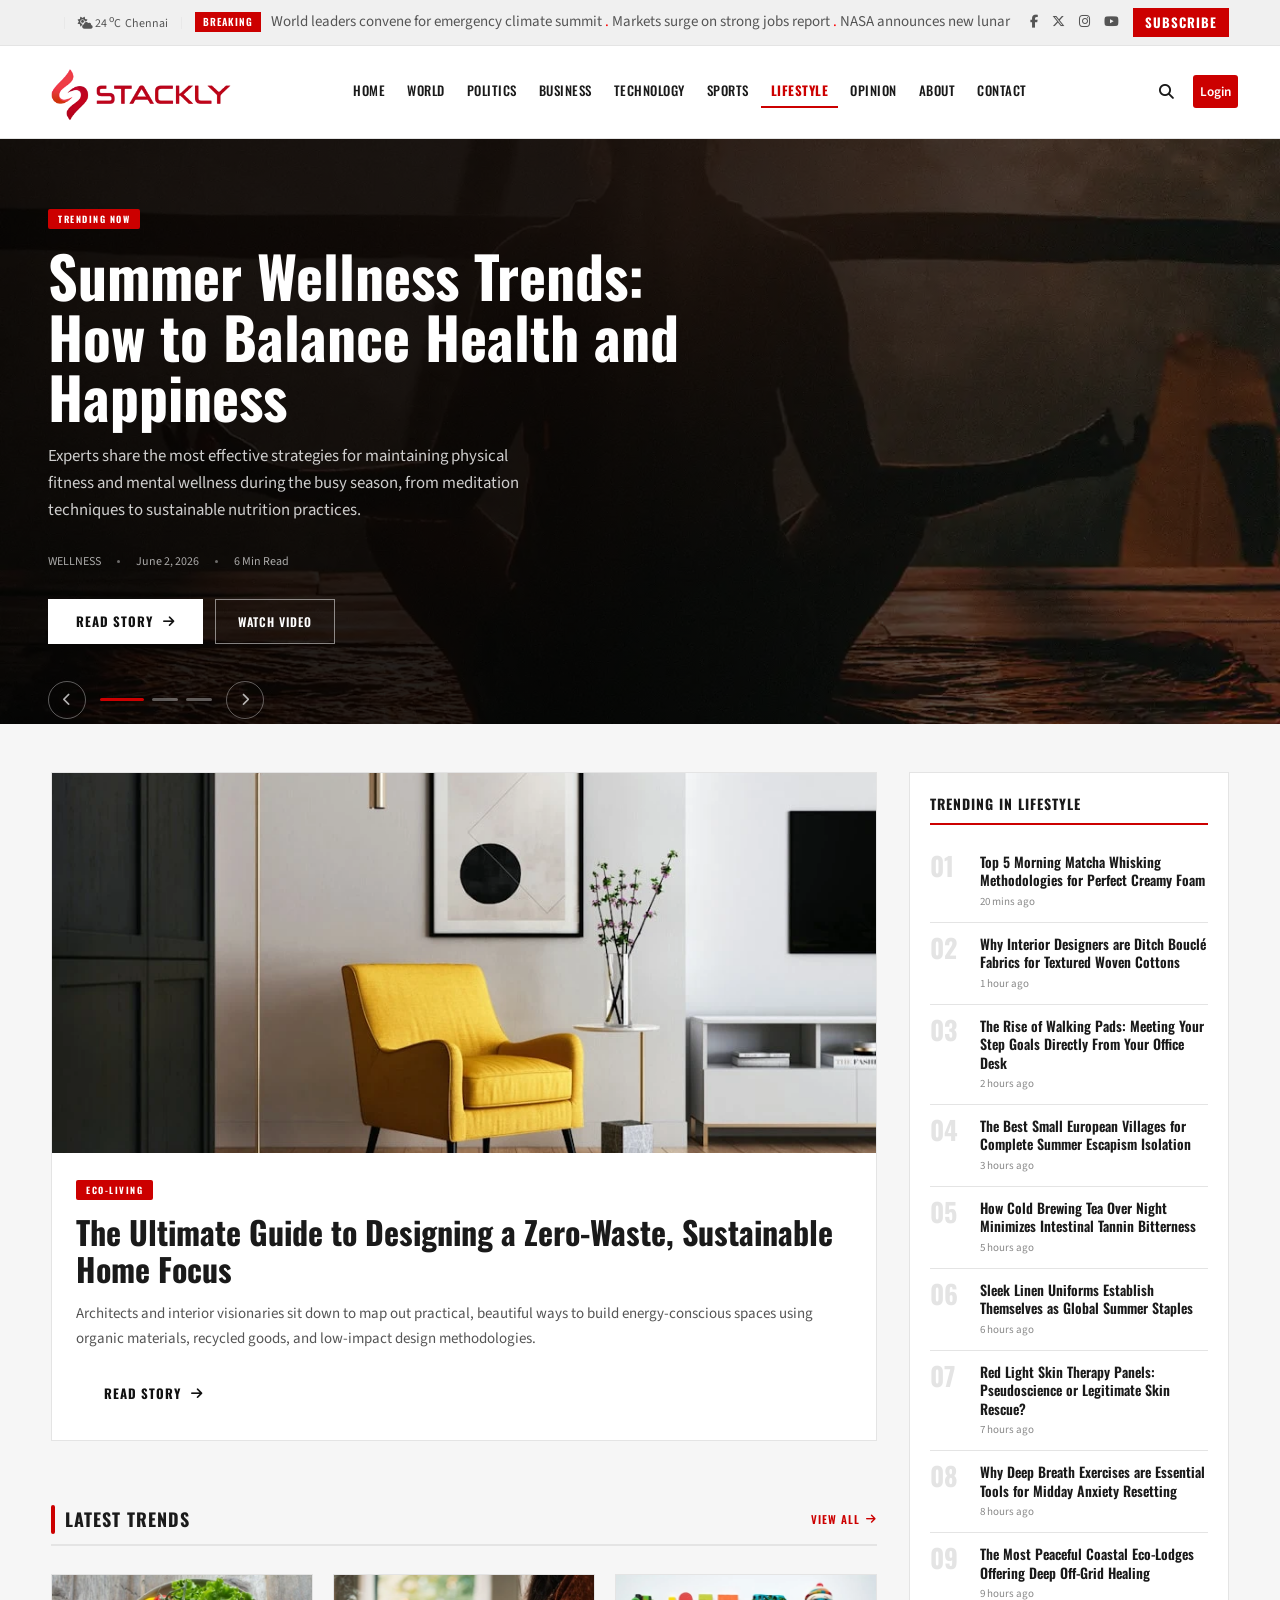
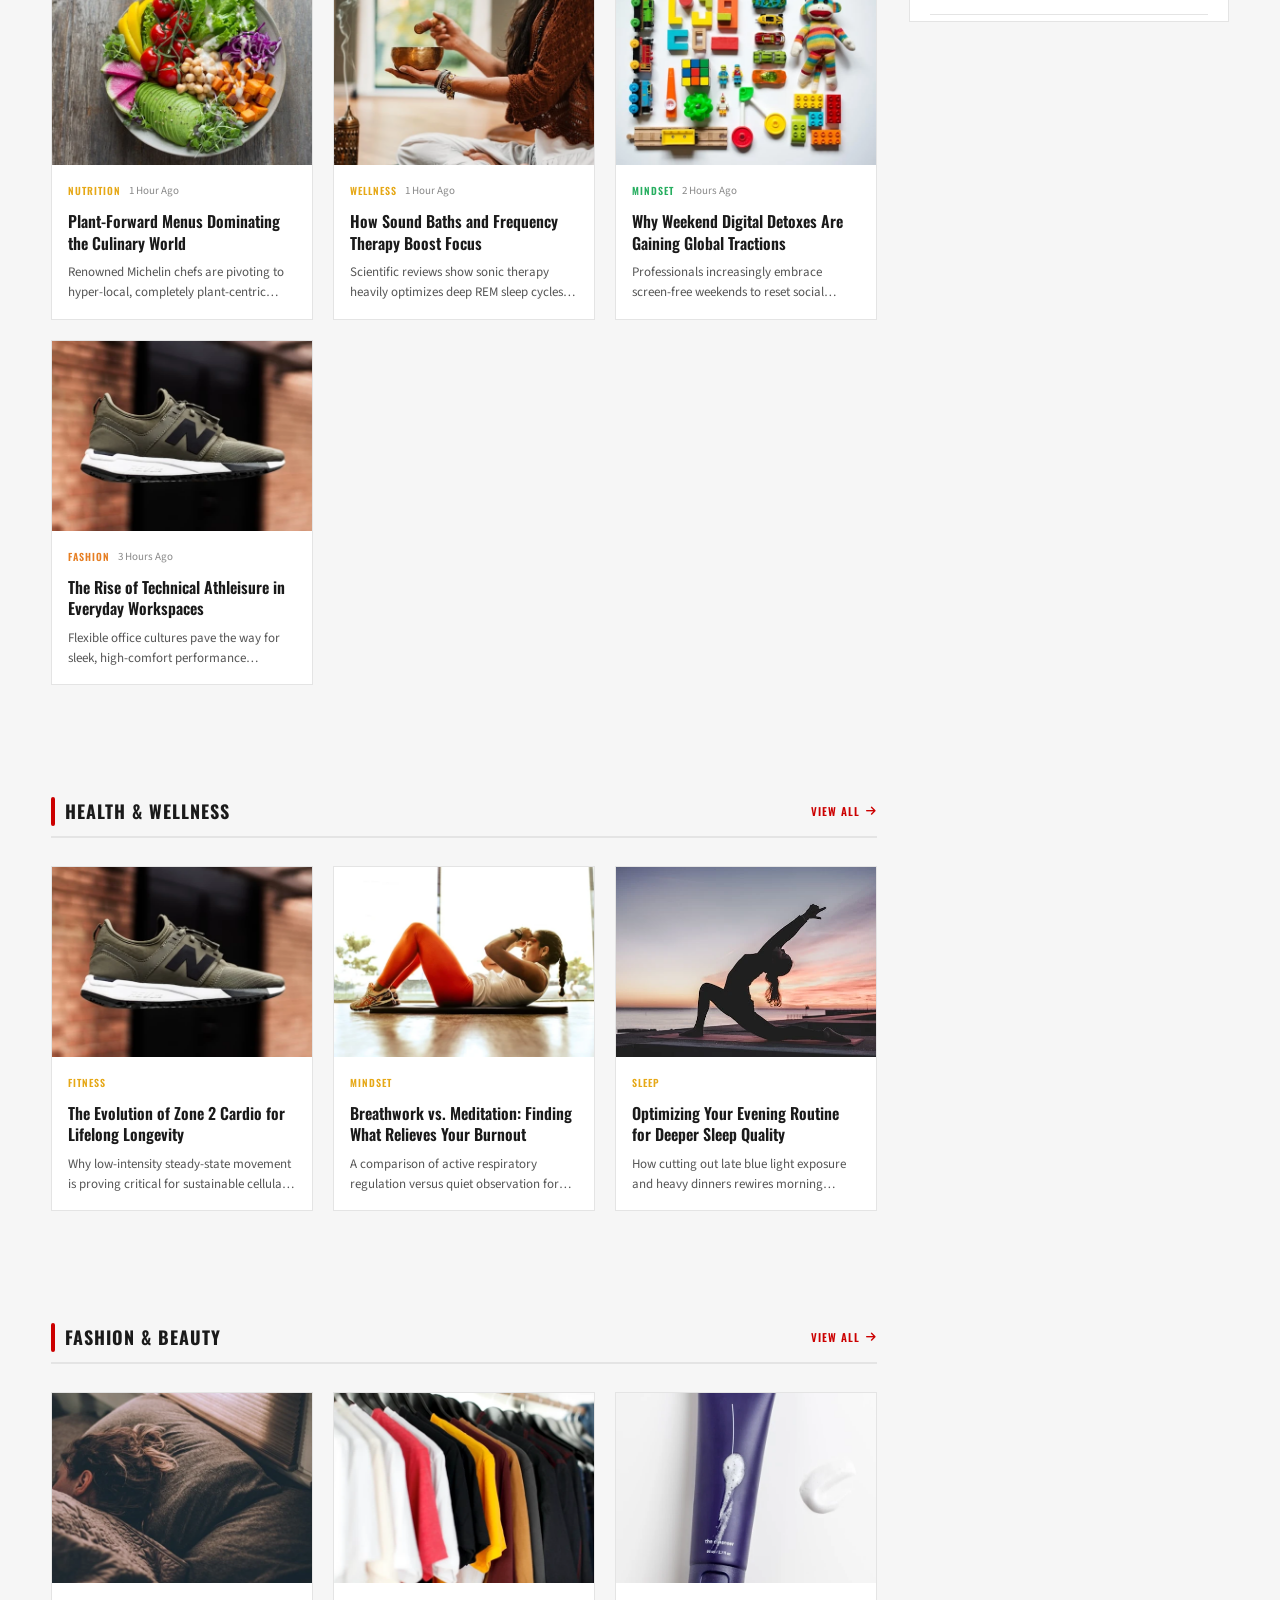
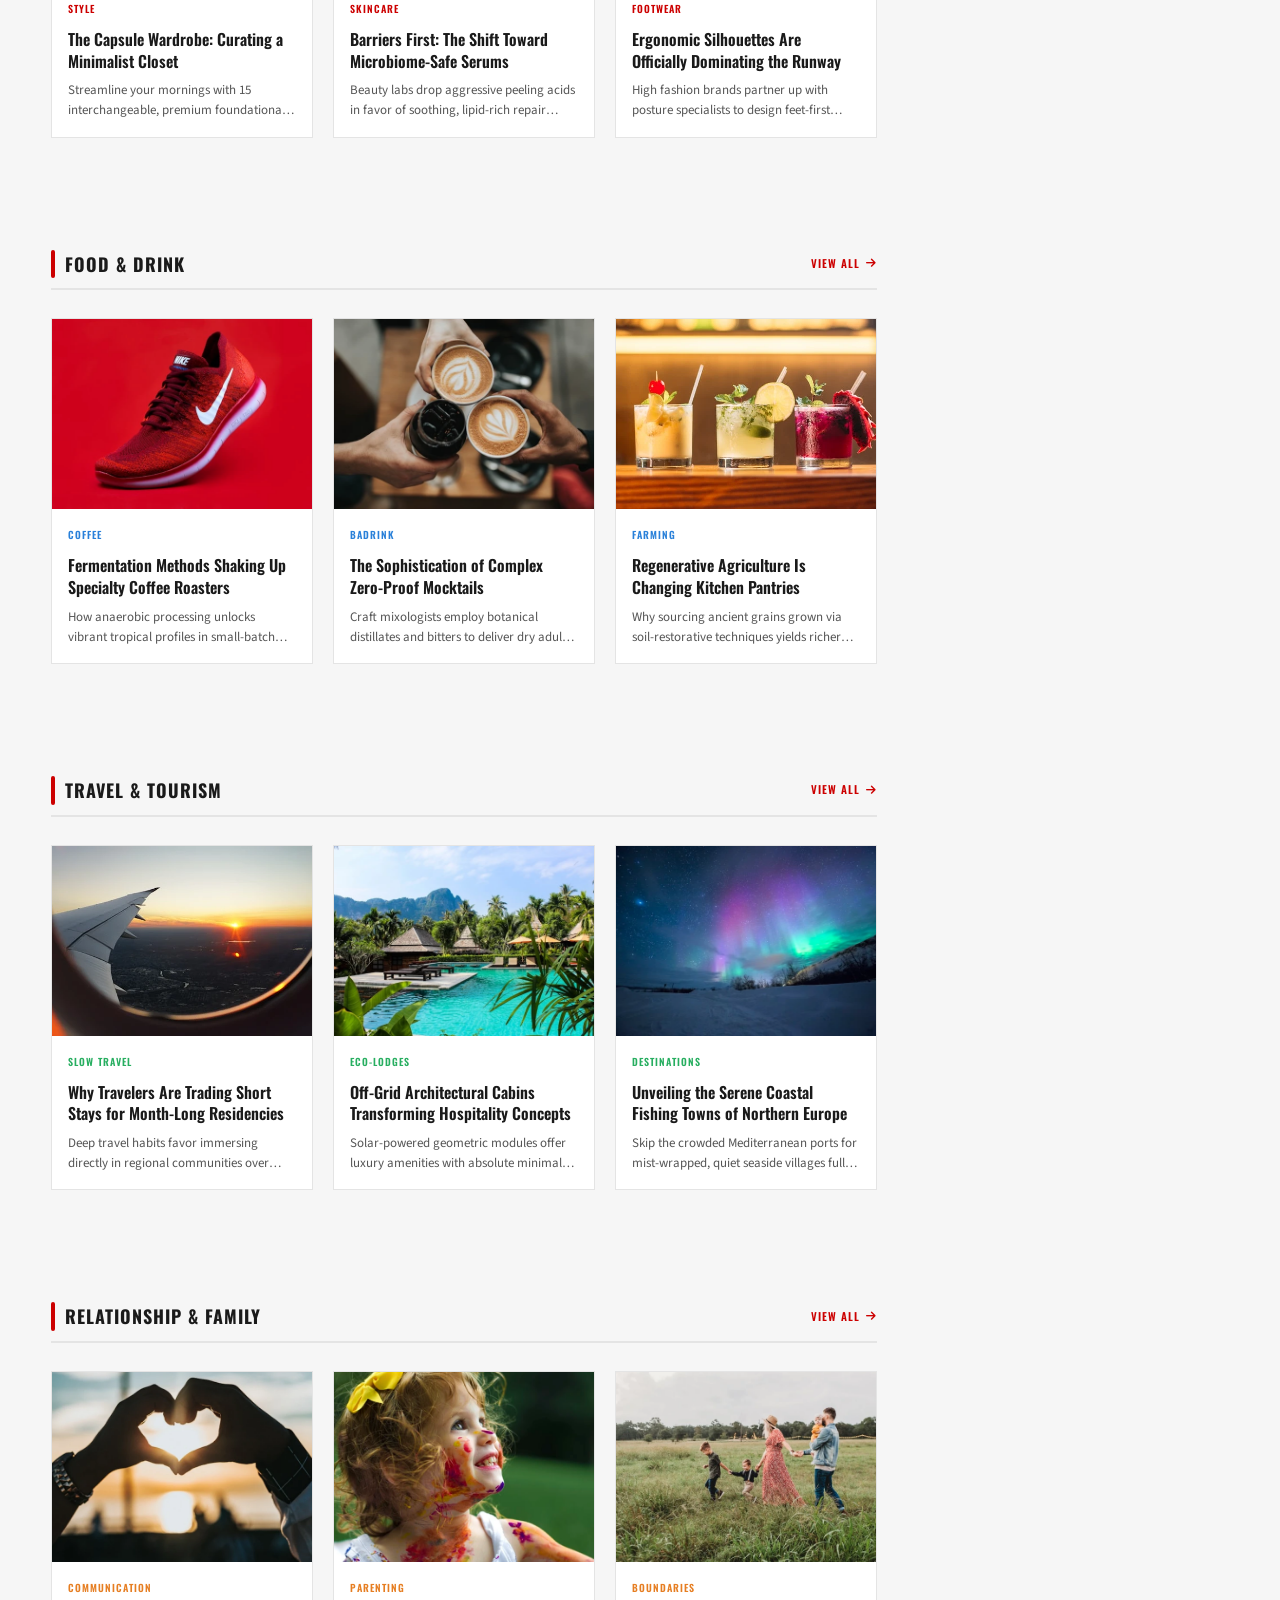
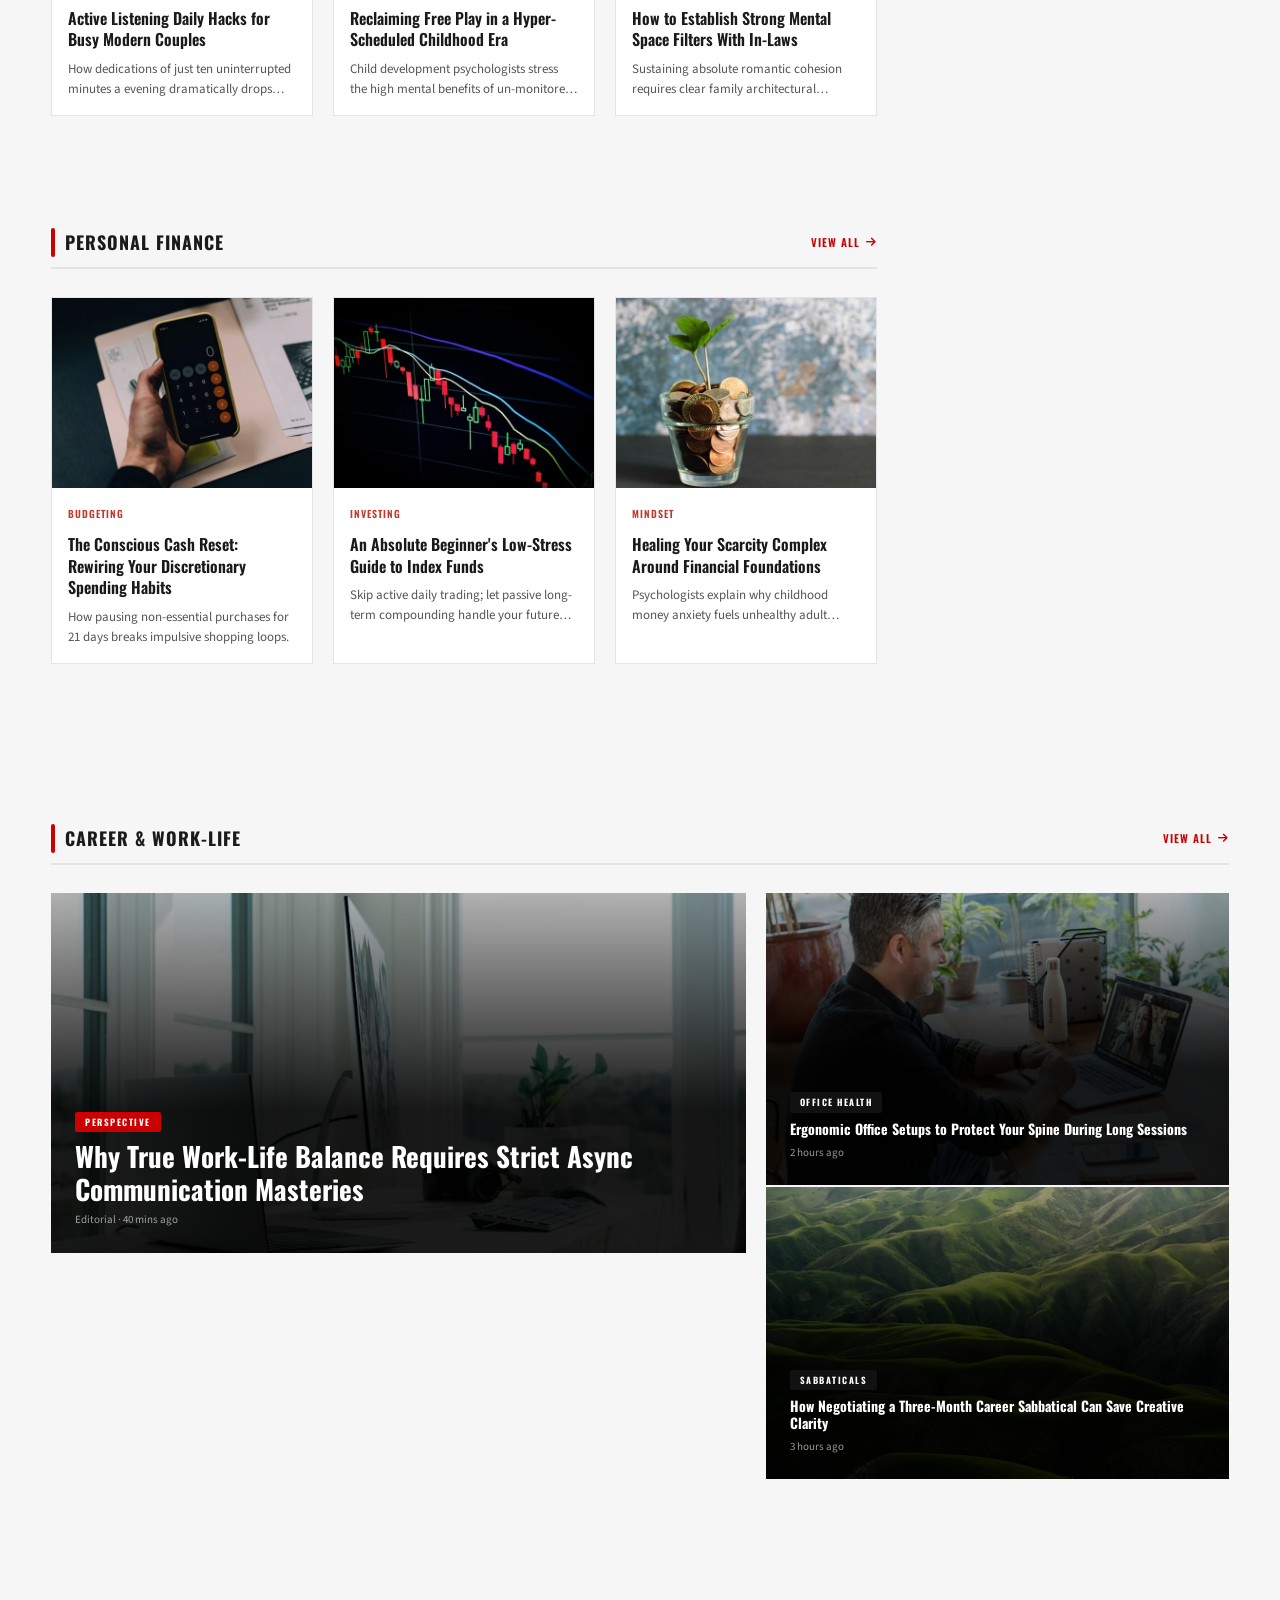
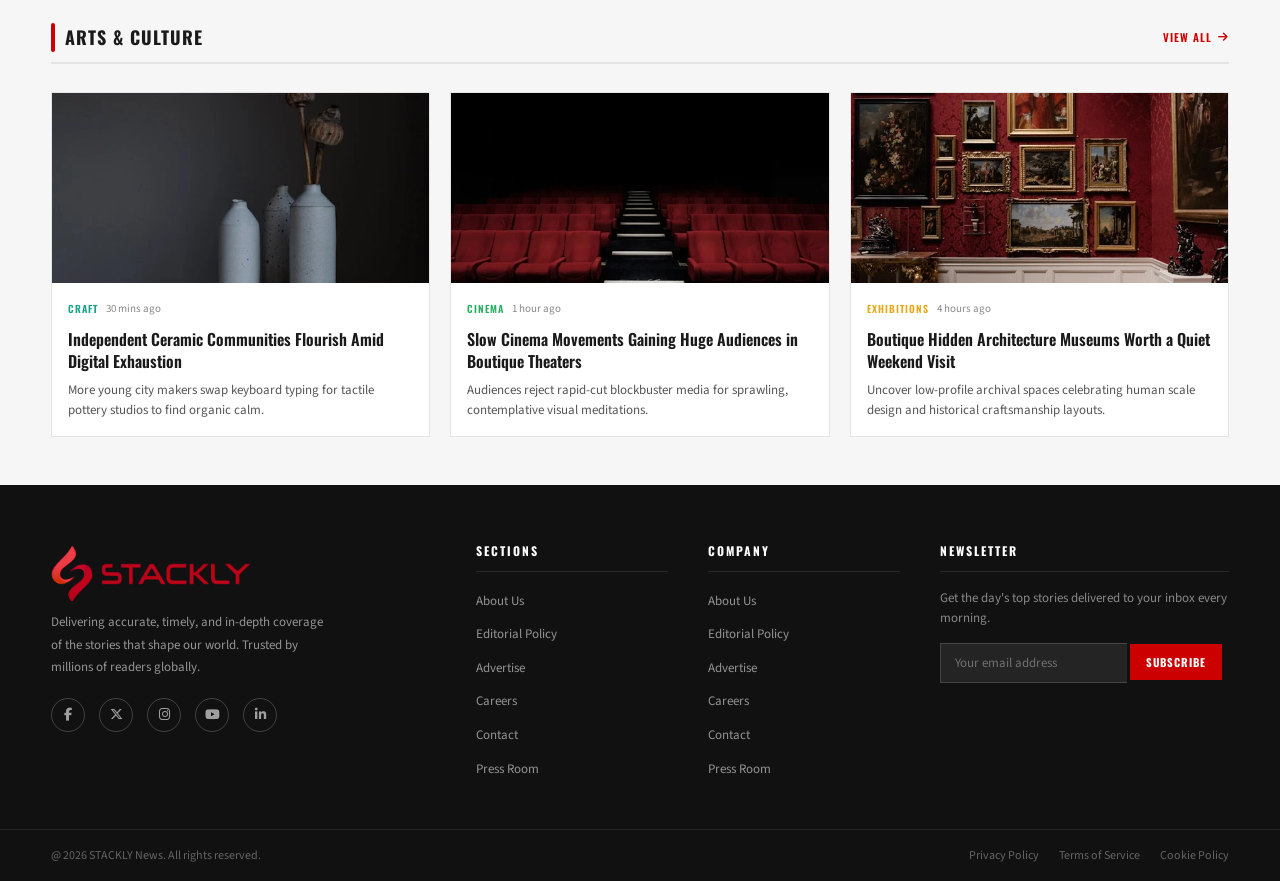
<file: lifestyle.html>
<!DOCTYPE html>
<html lang="en">

<head>
    <meta charset="UTF-8">
    <meta name="viewport" content="width=device-width, initial-scale=1.0">
    <title>LIFESTYLE NEWS</title>
    <link rel="preconnect" href="https://fonts.googleapis.com">
    <link rel="preconnect" href="https://fonts.gstatic.com" crossorigin>
    <link
        href="https://fonts.googleapis.com/css2?family=Oswald:wght@400;500;600;700&family=Merriweather:ital,wght@0,400;0,700;1,400&family=Source+Sans+3:wght@300;400;600;700&display=swap"
        rel="stylesheet">
    <link rel="stylesheet" href="https://cdnjs.cloudflare.com/ajax/libs/font-awesome/6.5.0/css/all.min.css">
    <link rel="stylesheet" href="style.css">
</head>

<body>

    <!-- ========== TOP UTILITY BAR ========== -->
    <div class="top-bar">
        <div class="container top-bar-inner">
            <div class="top-bar-left">
                <span id="live-date"></span>
                <span class="sep">|</span>
                <span><i class="fa-solid fa-cloud-sun"></i> 24 <sup>o</sup>C &nbsp;Chennai</span>
                <span class="sep">|</span>
                <span class="breaking-ticker">
                    <span class="breaking-label">BREAKING</span>
                    <div class="ticker-wrap">
                        <div class="ticker-track" id="ticker">
                            <span>World leaders convene for emergency climate summit <span class="ticker-dot">.</span>
                                Markets surge on strong jobs report <span class="ticker-dot">.</span> NASA announces new
                                lunar mission date<span class="ticker-dot">.</span> Major merger shakes the tech sector
                                <span class="ticker-dot">.</span> Championship final set for Sunday showdown <span
                                    class="ticker-dot">.</span>
                        </div>
                    </div>
                </span>
            </div>
            <div class="top-bar-right">
                <a href="./404.html" aria-label="Facebook"><i class="fa-brands fa-facebook-f"></i></a>
                <a href="./404.html" aria-label="Twitter/X"><i class="fa-brands fa-x-twitter"></i></a>
                <a href="./404.html" aria-label="Instagram"><i class="fa-brands fa-instagram"></i></a>
                <a href="./404.html" aria-label="YouTube"><i class="fa-brands fa-youtube"></i></a>
                <a href="./404.html" class="subscribe-btn">SUBSCRIBE</a>
            </div>
        </div>
    </div>

    <!-- ========== MAIN HEADER ========== -->
    <header class="main-header" id="main-header">
        <div class="container header-inner">
            <div class="logo">
               <a href="./index.html"><img src="./src/logo/Untitled design (20)-compressed.webp" alt=""></a>
                <p>DAILY NEWS </p>
            </div>
            <nav class="main-nav" id="main-nav">
                <ul>
                    <li><a href="./index.html" class="nav-link " data-page="home">HOME</a></li>
                    <li><a href="./world.html" class="nav-link" data-page="world">WORLD</a></li>
                    <li><a href="./politics.html" class="nav-link" data-page="politics">POLITICS</a></li>
                    <li><a href="./business.html" class="nav-link" data-page="business">BUSINESS</a></li>
                    <li><a href="./technology.html" class="nav-link" data-page="technology">TECHNOLOGY</a></li>
                    <li><a href="./sports.html" class="nav-link" data-page="sports">SPORTS</a></li>
                    <li><a href="./lifestyle.html" class="nav-link active" data-page="lifestyle">LIFESTYLE</a></li>
                    <li><a href="./opinion.html" class="nav-link" data-page="opinion">OPINION</a></li>
                    <li><a href="./about.html" class="nav-link" data-page="about">ABOUT</a></li>
                    <li><a href="./contact.html" class="nav-link" data-page="contact">CONTACT</a></li>
                </ul>
            </nav>
            <div class="header-controls">
                <button class="ctrl-btn" id="search-btn" aria-label="Search"><i
                        class="fa-solid fa-magnifying-glass"></i></button>
                <button class="ctrl-btn hamburger" id="menu-toggle" aria-label="Menu" aria-controls="mobile-nav"
                    aria-expanded="false"><i class="fa-solid fa-bars"></i></button>
                <a href="./404.html" class="login-btn"><button>Login</button></a>
            </div>
        </div>
        <!-- Search bar -->
        <div class="search-bar" id="search-bar">
            <div class="container">
                <input type="text" placeholder="Search for news, topics, or reporters..." id="search-input">
                <button id="search-close"><i class="fa-solid fa-xmark"></i></button>
            </div>
        </div>
        <!-- Mobile nav -->
        <div class="mobile-nav" id="mobile-nav">
            <ul>
                <li><a href="./index.html" class="nav-link " data-page="home">HOME</a></li>
                <li><a href="./world.html" class="nav-link" data-page="world">WORLD</a></li>
                <li><a href="./politics.html" class="nav-link" data-page="politics">POLITICS</a></li>
                <li><a href="./business.html" class="nav-link" data-page="business">BUSINESS</a></li>
                <li><a href="./technology.html" class="nav-link" data-page="technology">TECHNOLOGY</a></li>
                <li><a href="./sports.html" class="nav-link" data-page="sports">SPORTS</a></li>
                <li><a href="./lifestyle.html" class="nav-link active" data-page="lifestyle">LIFESTYLE</a></li>
                <li><a href="./opinion.html" class="nav-link" data-page="opinion">OPINION</a></li>
                <li><a href="./about.html" class="nav-link" data-page="about">ABOUT</a></li>
                <li><a href="./contact.html" class="nav-link" data-page="contact">CONTACT</a></li>
            </ul>
        </div>
    </header>

    <!-- HERO SECTION -->
    <section class="hero-section">

        <!-- Slide 1 — Summer Wellness -->
        <div class="hero-slide active">
            <img class="hero-slide-img"
                src="./src/lifestyle/image1-compressed (1).webp"
                alt="Lifestyle wellness">
            <div class="hero-overlay"></div>
            <div class="hero-container">
                <div class="hero-content">
                    <span class="badge-pill badge-red">TRENDING NOW</span>
                    <h1 class="hero-title">
                        Summer Wellness Trends: How to Balance Health and Happiness
                    </h1>
                    <p class="hero-desc">
                        Experts share the most effective strategies for maintaining physical fitness
                        and mental wellness during the busy season, from meditation techniques to
                        sustainable nutrition practices.
                    </p>
                    <div class="hero-meta">
                        <span>WELLNESS</span>
                        <span class="sep-dot"></span>
                        <span>June 2, 2026</span>
                        <span class="sep-dot"></span>
                        <span>6 Min Read</span>
                    </div>
                    <div class="hero-btns" style="display:flex;gap:12px;">
                        <a href="./404.html" class="btn-primary">
                            READ STORY <i class="fa-solid fa-arrow-right"></i>
                        </a>
                        <a href="./404.html" class="btn-outline">WATCH VIDEO</a>
                    </div>
                </div>
            </div>
        </div>

        <!-- Slide 2 — Slow Living -->
        <div class="hero-slide">
            <img class="hero-slide-img"
                src="./src/lifestyle/image2-compressed.webp"
                alt="Slow living calm lifestyle">
            <div class="hero-overlay"></div>
            <div class="hero-container">
                <div class="hero-content">
                    <span class="badge-pill badge-red">SLOW LIVING</span>
                    <h1 class="hero-title">
                        The Art of Slow Living: Reclaiming Calm in a Fast-Paced World
                    </h1>
                    <p class="hero-desc">
                        Discover how stepping away from toxic productivity can improve your mental health,
                        deepen your relationships, and restore your daily joy.
                    </p>
                    <div class="hero-meta">
                        <span>MINDSET</span>
                        <span class="sep-dot"></span>
                        <span>June 1, 2026</span>
                        <span class="sep-dot"></span>
                        <span>7 Min Read</span>
                    </div>
                   <div class="hero-btns">
                        <a href="./404.html" class="btn-primary">READ STORY <i class="fa-solid fa-arrow-right"></i></a>
                    </div>
                </div>
            </div>
        </div>

        <!-- Slide 3 — Adventure Travel -->
        <div class="hero-slide">
            <img class="hero-slide-img"
                src="./src/lifestyle/image3-compressed.webp"
                alt="Mountain hiking adventure travel">
            <div class="hero-overlay"></div>
            <div class="hero-container">
                <div class="hero-content">
                    <span class="badge-pill badge-red">ADVENTURE</span>
                    <h1 class="hero-title">
                        Hidden Mountain Retreats Every Hiker Needs to Visit This Year
                    </h1>
                    <p class="hero-desc">
                        Uncover off-the-grid cabins, sweeping vistas, and pristine trails that
                        offer the perfect eco-friendly escape.
                    </p>
                    <div class="hero-meta">
                        <span>TRAVEL</span>
                        <span class="sep-dot"></span>
                        <span>June 1, 2026</span>
                        <span class="sep-dot"></span>
                        <span>4 Min Read</span>
                    </div>
                    <div class="hero-btns">
                        <a href="./404.html" class="btn-primary">READ STORY <i class="fa-solid fa-arrow-right"></i></a>
                    </div>
                </div>
            </div>
        </div>

        <!-- Controls -->
        <div class="hero-controls">
            <button class="hero-nav-btn prev-slide"><i class="fa-solid fa-chevron-left"></i></button>
            <div class="hero-dots">
                <span class="hero-dot active"></span>
                <span class="hero-dot"></span>
                <span class="hero-dot"></span>
            </div>
            <button class="hero-nav-btn next-slide"><i class="fa-solid fa-chevron-right"></i></button>
        </div>

    </section>

    <!-- MAIN CONTENT -->
    <section class="section-wrap">
        <div class="container">
            <div class="home-main-grid">

                <!-- LEFT CONTENT -->
                <div class="home-content">

                    <!-- FEATURED STORY — Sustainable Home -->
                    <article class="news-card-featured">
                        <div class="featured-image">
                            <img src="./src/lifestyle/image4-compressed.webp"
                                alt="Sustainable zero-waste home design">
                        </div>
                        <div class="featured-body">
                            <span class="badge-pill badge-red">ECO-LIVING</span>
                            <h2>The Ultimate Guide to Designing a Zero-Waste, Sustainable Home Focus</h2>
                            <p>
                                Architects and interior visionaries sit down to map out practical, beautiful
                                ways to build energy-conscious spaces using organic materials, recycled goods,
                                and low-impact design methodologies.
                            </p>
                            <div class="hero-btns">
                        <a href="./404.html" class="btn-primary">READ STORY <i class="fa-solid fa-arrow-right"></i></a>
                    </div>
                        </div>
                    </article>

                    <!-- LATEST TRENDS -->
                    <div class="section-wrap sticky-header">
                        <div class="section-header">
                            <h2>LATEST TRENDS</h2>
                            <a href="./404.html" class="view-all-link">VIEW ALL <i class="fa-solid fa-arrow-right"></i></a>
                        </div>
                        <div class="cards-grid-3">

                            <!-- Plant-based cooking -->
                            <article class="news-card">
                                <div class="card-image">
                                    <img src="./src/lifestyle/image5-compressed.webp"
                                        alt="Plant-based healthy cooking">
                                </div>
                                <div class="card-body">
                                    <div class="card-meta">
                                        <span class="cat-label cat-world">NUTRITION</span>
                                        <span class="time">1 Hour Ago</span>
                                    </div>
                                    <h3>Plant-Forward Menus Dominating the Culinary World</h3>
                                    <p>Renowned Michelin chefs are pivoting to hyper-local, completely plant-centric tasting menus this season.</p>
                                </div>
                            </article>

                            <!-- Sound bath / therapy -->
                            <article class="news-card">
                                <div class="card-image">
                                    <img src="./src/lifestyle/image6-compressed.webp"
                                        alt="Sound bath holistic wellness therapy">
                                </div>
                                <div class="card-body">
                                    <div class="card-meta">
                                        <span class="cat-label cat-world">WELLNESS</span>
                                        <span class="time">1 Hour Ago</span>
                                    </div>
                                    <h3>How Sound Baths and Frequency Therapy Boost Focus</h3>
                                    <p>Scientific reviews show sonic therapy heavily optimizes deep REM sleep cycles and morning focus metrics.</p>
                                </div>
                            </article>

                            <!-- Digital detox -->
                            <article class="news-card">
                                <div class="card-image">
                                    <img src="./src/lifestyle/image7-compressed.webp"
                                        alt="Digital detox phone free weekend">
                                </div>
                                <div class="card-body">
                                    <div class="card-meta">
                                        <span class="cat-label cat-technology">MINDSET</span>
                                        <span class="time">2 Hours Ago</span>
                                    </div>
                                    <h3>Why Weekend Digital Detoxes Are Gaining Global Tractions</h3>
                                    <p>Professionals increasingly embrace screen-free weekends to reset social dependency behaviors.</p>
                                </div>
                            </article>

                            <!-- Athleisure fashion -->
                            <article class="news-card">
                                <div class="card-image">
                                    <img src="./src/lifestyle/image8-compressed.webp"
                                        alt="Athleisure fashion workspace wear">
                                </div>
                                <div class="card-body">
                                    <div class="card-meta">
                                        <span class="cat-label cat-sports">FASHION</span>
                                        <span class="time">3 Hours Ago</span>
                                    </div>
                                    <h3>The Rise of Technical Athleisure in Everyday Workspaces</h3>
                                    <p>Flexible office cultures pave the way for sleek, high-comfort performance garments that cross over into boardroom attire.</p>
                                </div>
                            </article>

                        </div>
                    </div>

                    <!-- HEALTH & WELLNESS -->
                    <div class="section-wrap sticky-header">
                        <div class="section-header">
                            <h2>HEALTH & WELLNESS</h2>
                            <a href="./404.html" class="view-all-link">VIEW ALL <i class="fa-solid fa-arrow-right"></i></a>
                        </div>
                        <div class="cards-grid-3">

                            <!-- Zone 2 cardio / fitness -->
                            <article class="news-card">
                                <div class="card-image">
                                    <img src="./src/lifestyle/image8-compressed.webp"
                                        alt="Zone 2 cardio running fitness">
                                </div>
                                <div class="card-body">
                                    <div class="card-meta"><span class="cat-label cat-world">FITNESS</span></div>
                                    <h3>The Evolution of Zone 2 Cardio for Lifelong Longevity</h3>
                                    <p>Why low-intensity steady-state movement is proving critical for sustainable cellular endurance.</p>
                                </div>
                            </article>

                            <!-- Breathwork / meditation -->
                            <article class="news-card">
                                <div class="card-image">
                                    <img src="./src/lifestyle/image9-compressed.webp"
                                        alt="Breathwork meditation mindfulness">
                                </div>
                                <div class="card-body">
                                    <div class="card-meta"><span class="cat-label cat-world">MINDSET</span></div>
                                    <h3>Breathwork vs. Meditation: Finding What Relieves Your Burnout</h3>
                                    <p>A comparison of active respiratory regulation versus quiet observation for mental relief.</p>
                                </div>
                            </article>

                            <!-- Sleep optimization -->
                            <article class="news-card">
                                <div class="card-image">
                                    <img src="./src/lifestyle/image10-compressed.webp"
                                        alt="Sleep routine evening calm bedroom">
                                </div>
                                <div class="card-body">
                                    <div class="card-meta"><span class="cat-label cat-world">SLEEP</span></div>
                                    <h3>Optimizing Your Evening Routine for Deeper Sleep Quality</h3>
                                    <p>How cutting out late blue light exposure and heavy dinners rewires morning alertness.</p>
                                </div>
                            </article>

                        </div>
                    </div>

                    <!-- FASHION & BEAUTY -->
                    <div class="section-wrap sticky-header">
                        <div class="section-header">
                            <h2>FASHION & BEAUTY</h2>
                            <a href="./404.html" class="view-all-link">VIEW ALL <i class="fa-solid fa-arrow-right"></i></a>
                        </div>
                        <div class="cards-grid-3">

                            <!-- Capsule wardrobe -->
                            <article class="news-card">
                                <div class="card-image">
                                    <img src="./src/lifestyle/image11-compressed.webp"
                                        alt="Capsule wardrobe minimalist fashion">
                                </div>
                                <div class="card-body">
                                    <div class="card-meta"><span class="cat-label cat-politics">STYLE</span></div>
                                    <h3>The Capsule Wardrobe: Curating a Minimalist Closet</h3>
                                    <p>Streamline your mornings with 15 interchangeable, premium foundational apparel pieces.</p>
                                </div>
                            </article>

                            <!-- Microbiome skincare -->
                            <article class="news-card">
                                <div class="card-image">
                                    <img src="./src/lifestyle/image12-compressed.webp"
                                        alt="Skincare serum beauty routine">
                                </div>
                                <div class="card-body">
                                    <div class="card-meta"><span class="cat-label cat-politics">SKINCARE</span></div>
                                    <h3>Barriers First: The Shift Toward Microbiome-Safe Serums</h3>
                                    <p>Beauty labs drop aggressive peeling acids in favor of soothing, lipid-rich repair creams.</p>
                                </div>
                            </article>

                            <!-- Ergonomic footwear runway -->
                            <article class="news-card">
                                <div class="card-image">
                                    <img src="./src/lifestyle/image13-compressed.webp"
                                        alt="Ergonomic shoes footwear runway fashion">
                                </div>
                                <div class="card-body">
                                    <div class="card-meta"><span class="cat-label cat-politics">FOOTWEAR</span></div>
                                    <h3>Ergonomic Silhouettes Are Officially Dominating the Runway</h3>
                                    <p>High fashion brands partner up with posture specialists to design feet-first casual statements.</p>
                                </div>
                            </article>

                        </div>
                    </div>

                    <!-- FOOD & DRINK -->
                    <div class="section-wrap sticky-header">
                        <div class="section-header">
                            <h2>FOOD & DRINK</h2>
                            <a href="./404.html" class="view-all-link">VIEW ALL <i class="fa-solid fa-arrow-right"></i></a>
                        </div>
                        <div class="cards-grid-3">

                            <!-- Specialty coffee fermentation -->
                            <article class="news-card">
                                <div class="card-image">
                                    <img src="./src/lifestyle/image14-compressed.webp"
                                        alt="Specialty coffee roasting fermentation">
                                </div>
                                <div class="card-body">
                                    <div class="card-meta"><span class="cat-label cat-business">COFFEE</span></div>
                                    <h3>Fermentation Methods Shaking Up Specialty Coffee Roasters</h3>
                                    <p>How anaerobic processing unlocks vibrant tropical profiles in small-batch single origins.</p>
                                </div>
                            </article>

                            <!-- Zero-proof mocktails -->
                            <article class="news-card">
                                <div class="card-image">
                                    <img src="./src/lifestyle/image15-compressed.webp"
                                        alt="Zero proof mocktail craft bartending">
                                </div>
                                <div class="card-body">
                                    <div class="card-meta"><span class="cat-label cat-business">BADRINK</span></div>
                                    <h3>The Sophistication of Complex Zero-Proof Mocktails</h3>
                                    <p>Craft mixologists employ botanical distillates and bitters to deliver dry adult profiles.</p>
                                </div>
                            </article>

                            <!-- Regenerative agriculture -->
                            <article class="news-card">
                                <div class="card-image">
                                    <img src="./src/lifestyle/image16-compressed.webp"
                                        alt="Regenerative farming ancient grains agriculture">
                                </div>
                                <div class="card-body">
                                    <div class="card-meta"><span class="cat-label cat-business">FARMING</span></div>
                                    <h3>Regenerative Agriculture Is Changing Kitchen Pantries</h3>
                                    <p>Why sourcing ancient grains grown via soil-restorative techniques yields richer meal profiles.</p>
                                </div>
                            </article>

                        </div>
                    </div>

                    <!-- TRAVEL & TOURISM -->
                    <div class="section-wrap sticky-header">
                        <div class="section-header">
                            <h2>TRAVEL & TOURISM</h2>
                            <a href="./404.html" class="view-all-link">VIEW ALL <i class="fa-solid fa-arrow-right"></i></a>
                        </div>
                        <div class="cards-grid-3">

                            <!-- Slow travel month-long stays -->
                            <article class="news-card">
                                <div class="card-image">
                                    <img src="./src/lifestyle/image18-compressed.webp"
                                        alt="Slow travel immersive community stay">
                                </div>
                                <div class="card-body">
                                    <div class="card-meta"><span class="cat-label cat-technology">SLOW TRAVEL</span></div>
                                    <h3>Why Travelers Are Trading Short Stays for Month-Long Residencies</h3>
                                    <p>Deep travel habits favor immersing directly in regional communities over checking off rapid itineraries.</p>
                                </div>
                            </article>

                            <!-- Off-grid eco lodge cabin -->
                            <article class="news-card">
                                <div class="card-image">
                                    <img src="./src/lifestyle/image19-compressed.webp"
                                        alt="Off-grid eco lodge cabin architecture">
                                </div>
                                <div class="card-body">
                                    <div class="card-meta"><span class="cat-label cat-technology">ECO-LODGES</span></div>
                                    <h3>Off-Grid Architectural Cabins Transforming Hospitality Concepts</h3>
                                    <p>Solar-powered geometric modules offer luxury amenities with absolute minimal geographic footprint impact.</p>
                                </div>
                            </article>

                            <!-- Northern European coastal fishing village -->
                            <article class="news-card">
                                <div class="card-image">
                                    <img src="./src/lifestyle/image20-compressed.webp"
                                        alt="Northern European coastal fishing village">
                                </div>
                                <div class="card-body">
                                    <div class="card-meta"><span class="cat-label cat-technology">DESTINATIONS</span></div>
                                    <h3>Unveiling the Serene Coastal Fishing Towns of Northern Europe</h3>
                                    <p>Skip the crowded Mediterranean ports for mist-wrapped, quiet seaside villages full of history.</p>
                                </div>
                            </article>

                        </div>
                    </div>

                    <!-- RELATIONSHIP & FAMILY -->
                    <div class="section-wrap sticky-header">
                        <div class="section-header">
                            <h2>RELATIONSHIP & FAMILY</h2>
                            <a href="./404.html" class="view-all-link">VIEW ALL <i class="fa-solid fa-arrow-right"></i></a>
                        </div>
                        <div class="cards-grid-3">

                            <!-- Couples communication -->
                            <article class="news-card">
                                <div class="card-image">
                                    <img src="./src/lifestyle/image21-compressed.webp"
                                        alt="Couple talking active listening communication">
                                </div>
                                <div class="card-body">
                                    <div class="card-meta"><span class="cat-label cat-sports">COMMUNICATION</span></div>
                                    <h3>Active Listening Daily Hacks for Busy Modern Couples</h3>
                                    <p>How dedications of just ten uninterrupted minutes a evening dramatically drops house stresses.</p>
                                </div>
                            </article>

                            <!-- Free play childhood parenting -->
                            <article class="news-card">
                                <div class="card-image">
                                    <img src="./src/lifestyle/image22-compressed.webp"
                                        alt="Children free play outdoor parenting">
                                </div>
                                <div class="card-body">
                                    <div class="card-meta"><span class="cat-label cat-sports">PARENTING</span></div>
                                    <h3>Reclaiming Free Play in a Hyper-Scheduled Childhood Era</h3>
                                    <p>Child development psychologists stress the high mental benefits of un-monitored backyard exploration.</p>
                                </div>
                            </article>

                            <!-- In-law boundaries family -->
                            <article class="news-card">
                                <div class="card-image">
                                    <img src="./src/lifestyle/image23-compressed.webp"
                                        alt="Family gathering setting healthy boundaries">
                                </div>
                                <div class="card-body">
                                    <div class="card-meta"><span class="cat-label cat-sports">BOUNDARIES</span></div>
                                    <h3>How to Establish Strong Mental Space Filters With In-Laws</h3>
                                    <p>Sustaining absolute romantic cohesion requires clear family architectural frameworks built early.</p>
                                </div>
                            </article>

                        </div>
                    </div>

                    <!-- PERSONAL FINANCE -->
                    <div class="section-wrap sticky-header">
                        <div class="section-header">
                            <h2>PERSONAL FINANCE</h2>
                            <a href="./404.html" class="view-all-link">VIEW ALL <i class="fa-solid fa-arrow-right"></i></a>
                        </div>
                        <div class="cards-grid-3">

                            <!-- Conscious budgeting spending habits -->
                            <article class="news-card">
                                <div class="card-image">
                                    <img src="./src/lifestyle/image24-compressed.webp"
                                        alt="Budgeting spending conscious finance">
                                </div>
                                <div class="card-body">
                                    <div class="card-meta"><span class="cat-label cat-opinion">BUDGETING</span></div>
                                    <h3>The Conscious Cash Reset: Rewiring Your Discretionary Spending Habits</h3>
                                    <p>How pausing non-essential purchases for 21 days breaks impulsive shopping loops.</p>
                                </div>
                            </article>

                            <!-- Index funds beginner investing -->
                            <article class="news-card">
                                <div class="card-image">
                                    <img src="./src/lifestyle/image25-compressed.webp"
                                        alt="Index fund investing stock market beginner">
                                </div>
                                <div class="card-body">
                                    <div class="card-meta"><span class="cat-label cat-opinion">INVESTING</span></div>
                                    <h3>An Absolute Beginner's Low-Stress Guide to Index Funds</h3>
                                    <p>Skip active daily trading; let passive long-term compounding handle your future security.</p>
                                </div>
                            </article>

                            <!-- Scarcity mindset money psychology -->
                            <article class="news-card">
                                <div class="card-image">
                                    <img src="./src/lifestyle/image26-compressed.webp"
                                        alt="Money psychology scarcity mindset financial anxiety">
                                </div>
                                <div class="card-body">
                                    <div class="card-meta"><span class="cat-label cat-opinion">MINDSET</span></div>
                                    <h3>Healing Your Scarcity Complex Around Financial Foundations</h3>
                                    <p>Psychologists explain why childhood money anxiety fuels unhealthy adult hoarding or spending.</p>
                                </div>
                            </article>

                        </div>
                    </div>

                </div>

                <!-- RIGHT SIDEBAR -->
                <aside class="home-sidebar">

                    <h3>TRENDING IN LIFESTYLE</h3>

                    <div class="trending-item">
                        <div class="trending-num">01</div>
                        <div class="trending-text">
                            <h4>Top 5 Morning Matcha Whisking Methodologies for Perfect Creamy Foam</h4>
                            <div class="time">20 mins ago</div>
                        </div>
                    </div>

                    <div class="trending-item">
                        <div class="trending-num">02</div>
                        <div class="trending-text">
                            <h4>Why Interior Designers are Ditch Bouclé Fabrics for Textured Woven Cottons</h4>
                            <div class="time">1 hour ago</div>
                        </div>
                    </div>

                    <div class="trending-item">
                        <div class="trending-num">03</div>
                        <div class="trending-text">
                            <h4>The Rise of Walking Pads: Meeting Your Step Goals Directly From Your Office Desk</h4>
                            <div class="time">2 hours ago</div>
                        </div>
                    </div>

                    <div class="trending-item">
                        <div class="trending-num">04</div>
                        <div class="trending-text">
                            <h4>The Best Small European Villages for Complete Summer Escapism Isolation</h4>
                            <div class="time">3 hours ago</div>
                        </div>
                    </div>

                    <div class="trending-item">
                        <div class="trending-num">05</div>
                        <div class="trending-text">
                            <h4>How Cold Brewing Tea Over Night Minimizes Intestinal Tannin Bitterness</h4>
                            <div class="time">5 hours ago</div>
                        </div>
                    </div>

                    <div class="trending-item">
                        <div class="trending-num">06</div>
                        <div class="trending-text">
                            <h4>Sleek Linen Uniforms Establish Themselves as Global Summer Staples</h4>
                            <div class="time">6 hours ago</div>
                        </div>
                    </div>

                    <div class="trending-item">
                        <div class="trending-num">07</div>
                        <div class="trending-text">
                            <h4>Red Light Skin Therapy Panels: Pseudoscience or Legitimate Skin Rescue?</h4>
                            <div class="time">7 hours ago</div>
                        </div>
                    </div>

                    <div class="trending-item">
                        <div class="trending-num">08</div>
                        <div class="trending-text">
                            <h4>Why Deep Breath Exercises are Essential Tools for Midday Anxiety Resetting</h4>
                            <div class="time">8 hours ago</div>
                        </div>
                    </div>

                    <div class="trending-item">
                        <div class="trending-num">09</div>
                        <div class="trending-text">
                            <h4>The Most Peaceful Coastal Eco-Lodges Offering Deep Off-Grid Healing</h4>
                            <div class="time">9 hours ago</div>
                        </div>
                    </div>

                    <div class="trending-item">
                        <div class="trending-num">10</div>
                        <div class="trending-text">
                            <h4>Smart Minimal Home Office Spaces: Setting Boundaries While Working Remotely</h4>
                            <div class="time">10 hours ago</div>
                        </div>
                    </div>

                    <div class="trending-item">
                        <div class="trending-num">11</div>
                        <div class="trending-text">
                            <h4>Ancient Sourdough Starters: Cultivating Gut Health Directly in the Kitchen</h4>
                            <div class="time">11 hours ago</div>
                        </div>
                    </div>

                    <div class="trending-item">
                        <div class="trending-num">12</div>
                        <div class="trending-text">
                            <h4>Why Everyone is Swapping Intense High HIIT for Low Impact Strength Moves</h4>
                            <div class="time">12 hours ago</div>
                        </div>
                    </div>

                    <div class="trending-item">
                        <div class="trending-num">13</div>
                        <div class="trending-text">
                            <h4>Trace Electrolytes: Resolving Constant Afternoon Energy Slumps Forever</h4>
                            <div class="time">13 hours ago</div>
                        </div>
                    </div>

                    <div class="trending-item">
                        <div class="trending-num">14</div>
                        <div class="trending-text">
                            <h4>The Ultimate Warm Minimalist Living Room Curation Guide and Furniture Setup</h4>
                            <div class="time">14 hours ago</div>
                        </div>
                    </div>

                    <div class="trending-item">
                        <div class="trending-num">15</div>
                        <div class="trending-text">
                            <h4>Functional Botanicals: Natural Skin Scents Formulated to Boost Happy Hormones</h4>
                            <div class="time">15 hours ago</div>
                        </div>
                    </div>

                </aside>

            </div>
        </div>
    </section>

    <!-- CAREER & WORK-LIFE -->
    <section class="section-wrap sticky-header">
        <div class="container">
            <div class="section-header">
                <h2>CAREER & WORK-LIFE</h2>
                <a href="./404.html" class="view-all-link">VIEW ALL <i class="fa-solid fa-arrow-right"></i></a>
            </div>
            <div class="top-story-grid">

                <!-- Large feature — async work / work-life balance -->
                <article class="top-story-large">
                    <img src="./src/lifestyle/image27-compressed.webp"
                        alt="Work life balance remote async communication">
                    <div class="top-story-overlay">
                        <span class="badge-pill badge-red">PERSPECTIVE</span>
                        <h2>Why True Work-Life Balance Requires Strict Async Communication Masteries</h2>
                        <div class="time">Editorial · 40 mins ago</div>
                    </div>
                </article>

                <div class="top-story-stack">

                    <!-- Ergonomic office spine health -->
                    <article class="top-story-small">
                        <img src="./src/lifestyle/image28-compressed.webp"
                            alt="Ergonomic office setup spine health desk">
                        <div class="top-story-overlay">
                            <span class="badge-pill badge-black">OFFICE HEALTH</span>
                            <h2>Ergonomic Office Setups to Protect Your Spine During Long Sessions</h2>
                            <div class="time">2 hours ago</div>
                        </div>
                    </article>

                    <!-- Career sabbatical creative clarity -->
                    <article class="top-story-small">
                        <img src="./src/lifestyle/image29-compressed.webp"
                            alt="Career sabbatical travel nature creative break">
                        <div class="top-story-overlay">
                            <span class="badge-pill badge-black">SABBATICALS</span>
                            <h2>How Negotiating a Three-Month Career Sabbatical Can Save Creative Clarity</h2>
                            <div class="time">3 hours ago</div>
                        </div>
                    </article>

                </div>
            </div>
        </div>
    </section>

    <!-- ARTS & CULTURE -->
    <section class="section-wrap sticky-header">
        <div class="container">
            <div class="section-header">
                <h2>ARTS & CULTURE</h2>
                <a href="./404.html" class="view-all-link">VIEW ALL <i class="fa-solid fa-arrow-right"></i></a>
            </div>
            <div class="cards-grid-3">

                <!-- Ceramics craft community -->
                <article class="news-card">
                    <div class="card-image">
                        <img src="./src/lifestyle/image30-compressed.webp"
                            alt="Ceramic pottery craft studio community">
                    </div>
                    <div class="card-body">
                        <div class="card-meta">
                            <span class="cat-label cat-health">CRAFT</span>
                            <span class="time">30 mins ago</span>
                        </div>
                        <h3>Independent Ceramic Communities Flourish Amid Digital Exhaustion</h3>
                        <p>More young city makers swap keyboard typing for tactile pottery studios to find organic calm.</p>
                    </div>
                </article>

                <!-- Slow cinema boutique theatres -->
                <article class="news-card">
                    <div class="card-image">
                        <img src="./src/lifestyle/image31-compressed.webp"
                            alt="Slow cinema boutique independent film theatre">
                    </div>
                    <div class="card-body">
                        <div class="card-meta">
                            <span class="cat-label cat-technology">CINEMA</span>
                            <span class="time">1 hour ago</span>
                        </div>
                        <h3>Slow Cinema Movements Gaining Huge Audiences in Boutique Theaters</h3>
                        <p>Audiences reject rapid-cut blockbuster media for sprawling, contemplative visual meditations.</p>
                    </div>
                </article>

                <!-- Hidden architecture museums exhibitions -->
                <article class="news-card">
                    <div class="card-image">
                        <img src="./src/lifestyle/image32-compressed.webp"
                            alt="Architecture museum exhibition design art gallery">
                    </div>
                    <div class="card-body">
                        <div class="card-meta">
                            <span class="cat-label cat-world">EXHIBITIONS</span>
                            <span class="time">4 hours ago</span>
                        </div>
                        <h3>Boutique Hidden Architecture Museums Worth a Quiet Weekend Visit</h3>
                        <p>Uncover low-profile archival spaces celebrating human scale design and historical craftsmanship layouts.</p>
                    </div>
                </article>

            </div>
        </div>
    </section>

    <!-- ========== FOOTER ========== -->
    <footer class="site-footer">
        <div class="container footer-grid">
            <div class="footer-brand">
             <div class="footer-logo">
                    <a href="./index.html"><img src="./src/logo/Untitled design (20)-compressed.webp" alt=""></a>
                </div>
                <p>Delivering accurate, timely, and in-depth coverage of the stories that shape our world. Trusted by
                    millions of readers globally.</p>
                <div class="footer-socials">
                    <a href="./404.html"><i class="fa-brands fa-facebook-f"></i></a>
                    <a href="./404.html"><i class="fa-brands fa-x-twitter"></i></a>
                    <a href="./404.html"><i class="fa-brands fa-instagram"></i></a>
                    <a href="./404.html"><i class="fa-brands fa-youtube"></i></a>
                    <a href="./404.html"><i class="fa-brands fa-linkedin-in"></i></a>
                </div>
            </div>
            <div class="footer-col">
                <h4>SECTIONS</h4>
                <ul>
                    <li><a href="./about.html">About Us</a></li>
                    <li><a href="./404.html">Editorial Policy</a></li>
                    <li><a href="./404.html">Advertise</a></li>
                    <li><a href="./404.html">Careers</a></li>
                    <li><a href="./contact.html">Contact</a></li>
                    <li><a href="./404.html">Press Room</a></li>
                </ul>
            </div>
            <div class="footer-col">
                <h4>COMPANY</h4>
                <ul>
                    <li><a href="./404.html">About Us</a></li>
                    <li><a href="./404.html">Editorial Policy</a></li>
                    <li><a href="./404.html">Advertise</a></li>
                    <li><a href="./404.html">Careers</a></li>
                    <li><a href="./404.html">Contact</a></li>
                    <li><a href="./404.html">Press Room</a></li>
                </ul>
            </div>
            <div class="footer-col">
                <h4>NEWSLETTER</h4>
                <p>Get the day's top stories delivered to your inbox every morning.</p>
                <div class="newsletter-form">
                   <form id="newsletter">
                        <input type="email" id="newsLetterEmail" placeholder="Your email address" required>
                        <button type="submit">SUBSCRIBE</button><br>
                        <small id="emailError" class="email-error"></small>
                    </form>
                </div>
            </div>
        </div>
        <div class="footer-bottom">
            <div class="container footer-bottom-inner">
                <span>@ 2026 STACKLY News. All rights reserved.</span>
                <div class="footer-links">
                    <a href="./404.html">Privacy Policy</a>
                    <a href="./404.html">Terms of Service</a>
                    <a href="./404.html">Cookie Policy</a>
                </div>
            </div>
        </div>
    </footer>

    <script src="./app.js"></script>
    <script src="./hero.js"></script>
    <script src="./newsletter.js"></script>
</body>

</html>
</file>
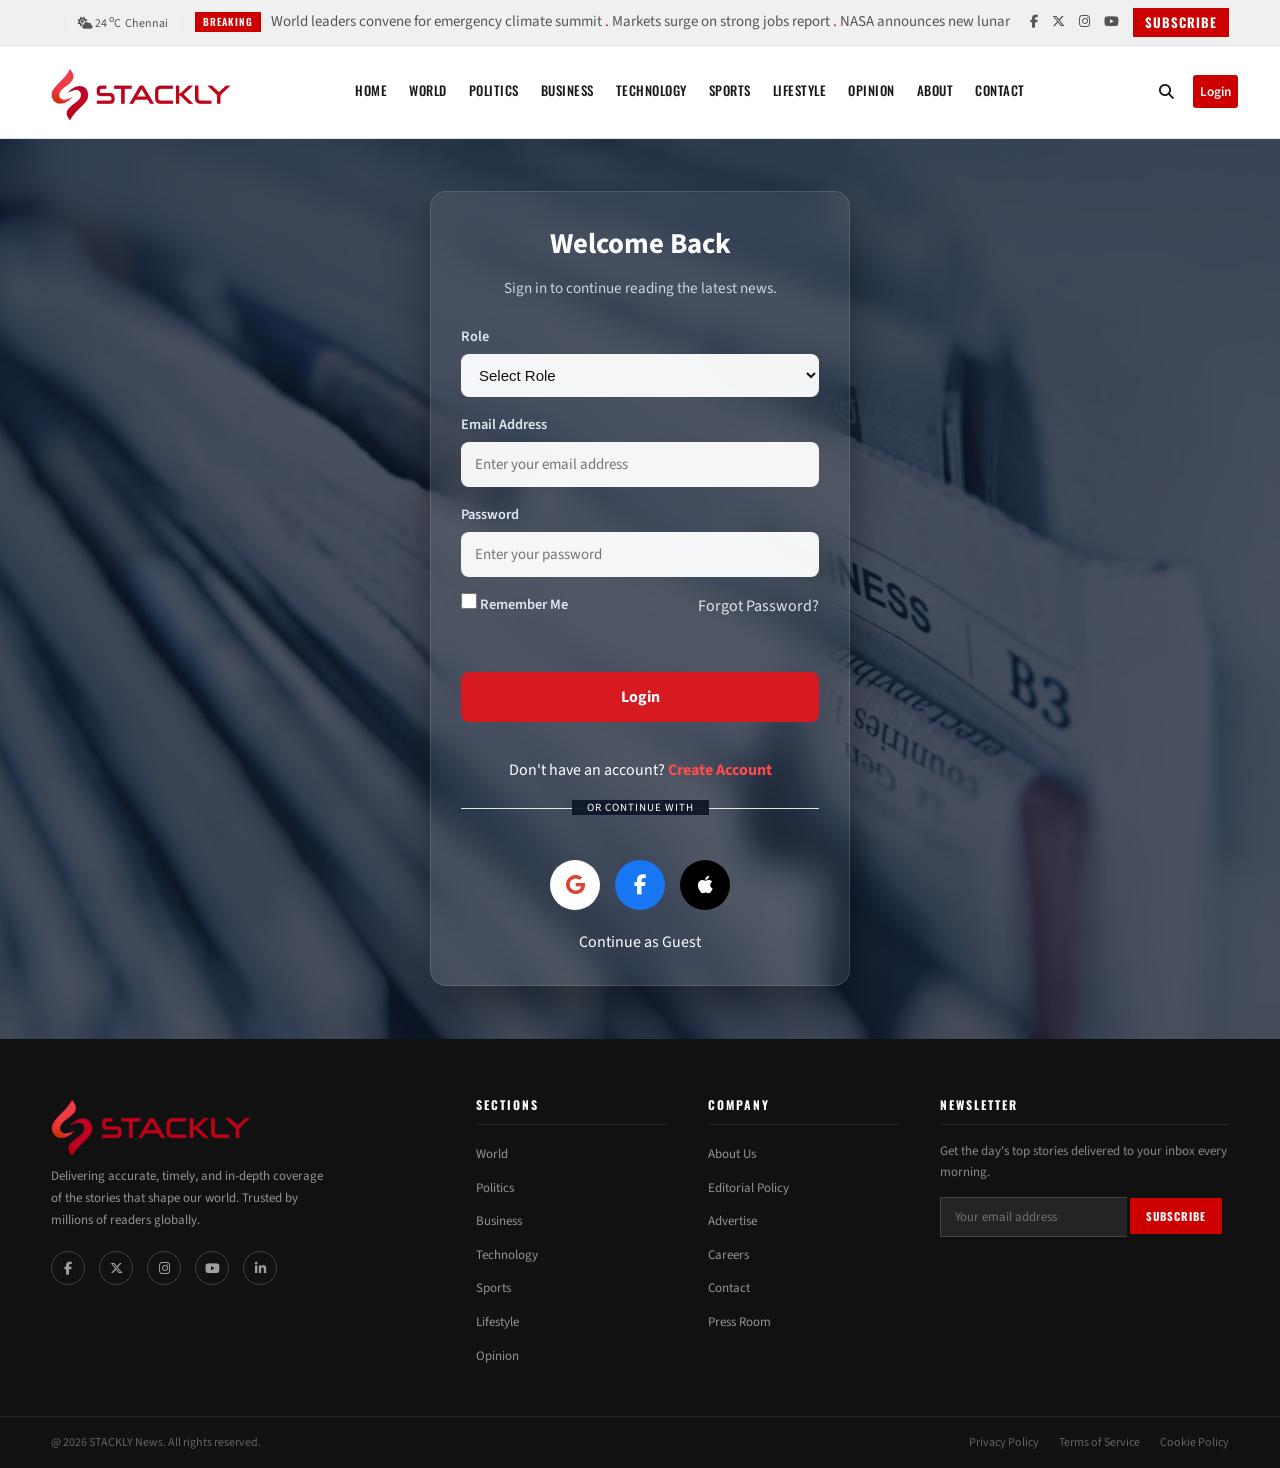
<file: login.html>
<!DOCTYPE html>
<html lang="en">

<head>
    <meta charset="UTF-8">
    <meta name="viewport" content="width=device-width, initial-scale=1.0">
    <title>STACKLY News Stay Informed. Stay Ahead.</title>
    <link rel="preconnect" href="https://fonts.googleapis.com">
    <link rel="preconnect" href="https://fonts.gstatic.com" crossorigin>
    <link
        href="https://fonts.googleapis.com/css2?family=Oswald:wght@400;500;600;700&family=Merriweather:ital,wght@0,400;0,700;1,400&family=Source+Sans+3:wght@300;400;600;700&display=swap"
        rel="stylesheet">
    <link rel="stylesheet" href="https://cdnjs.cloudflare.com/ajax/libs/font-awesome/6.5.0/css/all.min.css">
    <link rel="stylesheet" href="style.css">
<link rel="stylesheet" href="login.css">
</head>

<body>

    <!-- ========== TOP UTILITY BAR ========== -->
    <div class="top-bar">
        <div class="container top-bar-inner">
            <div class="top-bar-left">
                <span id="live-date"></span>
                <span class="sep">|</span>
                <span><i class="fa-solid fa-cloud-sun"></i> 24 <sup>o</sup>C &nbsp;Chennai</span>
                <span class="sep">|</span>
                <span class="breaking-ticker">
                    <span class="breaking-label">BREAKING</span>
                    <div class="ticker-wrap">
                        <div class="ticker-track" id="ticker">
                            <span>World leaders convene for emergency climate summit <span class="ticker-dot">.</span>
                                Markets surge on strong jobs report <span class="ticker-dot">.</span> NASA announces new
                                lunar mission date<span class="ticker-dot">.</span> Major merger shakes the tech sector
                                <span class="ticker-dot">.</span> Championship final set for Sunday showdown <span
                                    class="ticker-dot">.</span>
                        </div>
                    </div>
                </span>
            </div>
            <div class="top-bar-right">
                <a href="./404.html" aria-label="Facebook"><i class="fa-brands fa-facebook-f"></i></a>
                <a href="./404.html" aria-label="Twitter/X"><i class="fa-brands fa-x-twitter"></i></a>
                <a href="./404.html" aria-label="Instagram"><i class="fa-brands fa-instagram"></i></a>
                <a href="./404.html" aria-label="YouTube"><i class="fa-brands fa-youtube"></i></a>
                <a href="./404.html" class="subscribe-btn">SUBSCRIBE</a>
            </div>
        </div>
    </div>

    <!-- ========== MAIN HEADER ========== -->
    <header class="main-header" id="main-header">
        <div class="container header-inner">
            <div class="logo">
               <a href="./index.html"><img src="./src/logo/Untitled design (20)-compressed.webp" alt=""></a>
                <p>DAILY NEWS </p>
            </div>
            <nav class="main-nav" id="main-nav">
                <ul>
                   <li><a href="./index.html" class="nav-link " data-page="home">HOME</a></li>
                    <li><a href="./world.html" class="nav-link" data-page="world">WORLD</a></li>
                    <li><a href="./politics.html" class="nav-link" data-page="politics">POLITICS</a></li>
                    <li><a href="./business.html" class="nav-link" data-page="business">BUSINESS</a></li>
                    <li><a href="./technology.html" class="nav-link" data-page="technology">TECHNOLOGY</a></li>
                    <li><a href="./sports.html" class="nav-link" data-page="sports">SPORTS</a></li>
                    <li><a href="./lifestyle.html" class="nav-link" data-page="lifestyle">LIFESTYLE</a></li>
                    <li><a href="./opinion.html" class="nav-link " data-page="opinion">OPINION</a></li>
                    <li><a href="./about.html" class="nav-link" data-page="about">ABOUT</a></li>
                    <li><a href="./contact.html" class="nav-link" data-page="contact">CONTACT</a></li>
            </nav>
            <div class="header-controls">
                <button class="ctrl-btn" id="search-btn" aria-label="Search"><i
                        class="fa-solid fa-magnifying-glass"></i></button>
                
                <button class="ctrl-btn hamburger" id="menu-toggle" aria-label="Menu" aria-controls="mobile-nav"
                    aria-expanded="false"><i class="fa-solid fa-bars"></i></button>
                <a href="./login.html" class="login-btn"><button>Login</button></a>
            </div>
        </div>
        <!-- Search bar -->
        <div class="search-bar" id="search-bar">
            <div class="container">
                <input type="text" placeholder="Search for news, topics, or reporters..." id="search-input">
                <button id="search-close"><i class="fa-solid fa-xmark"></i></button>
            </div>
        </div>
        <!-- Mobile nav -->
        <div class="mobile-nav" id="mobile-nav">
            <ul>
                <li><a href="./index.html" class="nav-link " data-page="home">HOME</a></li>
                    <li><a href="./world.html" class="nav-link" data-page="world">WORLD</a></li>
                    <li><a href="./politics.html" class="nav-link" data-page="politics">POLITICS</a></li>
                    <li><a href="./business.html" class="nav-link" data-page="business">BUSINESS</a></li>
                    <li><a href="./technology.html" class="nav-link" data-page="technology">TECHNOLOGY</a></li>
                    <li><a href="./sports.html" class="nav-link" data-page="sports">SPORTS</a></li>
                    <li><a href="./lifestyle.html" class="nav-link" data-page="lifestyle">LIFESTYLE</a></li>
                    <li><a href="./opinion.html" class="nav-link " data-page="opinion">OPINION</a></li>
                    <li><a href="./about.html" class="nav-link" data-page="about">ABOUT</a></li>
                    <li><a href="./contact.html" class="nav-link" data-page="contact">CONTACT</a></li>
            </ul>
        </div>
    </header>

   <div class="login-main">
    <div class="login-container">
        <div class="login-card">

            <h2>Welcome Back</h2>
            <p>Sign in to continue reading the latest news.</p>

            <form id="loginForm">

                <div class="input-group">
                    <label for="role">Role</label>
                    <select id="role" required>
                        <option value="">Select Role</option>
                        <option value="admin">Admin</option>
                        <option value="user">User</option>
                    </select>
                </div>

                <div class="input-group">
                    <label for="email">Email Address</label>
                    <input type="email" id="email" placeholder="Enter your email address" required>
                </div>

                <div class="input-group">
                    <label for="password">Password</label>
                    <div class="password-box">
                        <input type="password" id="password" placeholder="Enter your password" required>
                        
                    </div>
                </div>

                <div class="login-options">
                    <label class="remember">
                        <input type="checkbox">
                        <span>Remember Me</span>
                    </label>
                    <a href="./404.html" class="forgot-link">Forgot Password?</a>
                </div>

                <div id="errorMsg"></div>

                <button type="submit" class="login-btn1">
                    Login
                </button>

            </form>

            <div class="create-account">
                <a href="./signup.html">
                    Don't have an account? <strong>Create Account</strong>
                </a>
            </div>

            <div class="divider">
                <span>OR CONTINUE WITH</span>
            </div>

            <div class="social-login">
                <a href="./404.html">

                    <button type="button" class="social-btn google">
                        <i class="fa-brands fa-google"></i>
                    </button>
                </a>
                <a href="./404.html">
                    
                    <button type="button" class="social-btn facebook">
                        <i class="fa-brands fa-facebook-f"></i>
                    </button>
                </a>
                <a href="./404.html">
                    
                    <button type="button" class="social-btn apple">
                        <i class="fa-brands fa-apple"></i>
                    </button>
                </a>
            </div>

            <div class="guest-login">
                <a href="./404.html">Continue as Guest</a>
            </div>

        </div>
    </div>
</div>
    <!-- ========== FOOTER ========== -->
    <footer class="site-footer">
        <div class="container footer-grid">
            <div class="footer-brand">
              <div class="footer-logo">
                    <a href="./index.html"><img src="./src/logo/Untitled design (20)-compressed.webp" alt=""></a>
                </div>
                <p>Delivering accurate, timely, and in-depth coverage of the stories that shape our world. Trusted by
                    millions of readers globally.</p>
                <div class="footer-socials">
                    <a href="./404.html"><i class="fa-brands fa-facebook-f"></i></a>
                    <a href="./404.html"><i class="fa-brands fa-x-twitter"></i></a>
                    <a href="./404.html"><i class="fa-brands fa-instagram"></i></a>
                    <a href="./404.html"><i class="fa-brands fa-youtube"></i></a>
                    <a href="./404.html"><i class="fa-brands fa-linkedin-in"></i></a>
                </div>
            </div>
            <div class="footer-col">
                <h4>SECTIONS</h4>
                <ul>
                    <li><a href="./404.html">World</a></li>
                    <li><a href="./404.html">Politics</a></li>
                    <li><a href="./404.html">Business</a></li>
                    <li><a href="./404.html">Technology</a></li>
                    <li><a href="./404.html">Sports</a></li>
                    <li><a href="./404.html">Lifestyle</a></li>
                    <li><a href="./404.html">Opinion</a></li>
                </ul>
            </div>
            <div class="footer-col">
                <h4>COMPANY</h4>
                <ul>
                    <li><a href="./about.html">About Us</a></li>
                    <li><a href="./404.html">Editorial Policy</a></li>
                    <li><a href="./404.html">Advertise</a></li>
                    <li><a href="./404.html">Careers</a></li>
                    <li><a href="./contact.html">Contact</a></li>
                    <li><a href="./404.html">Press Room</a></li>
                </ul>
            </div>
            <div class="footer-col">
                <h4>NEWSLETTER</h4>
                <p>Get the day's top stories delivered to your inbox every morning.</p>
                <div class="newsletter-form">
                    <form id="newsletter">
                        <input type="email" id="newsLetterEmail" placeholder="Your email address" required>
                        <button type="submit">SUBSCRIBE</button><br>
                        <small id="emailError" class="email-error"></small>
                    </form>
                </div>
            </div>
        </div>
        <div class="footer-bottom">
            <div class="container footer-bottom-inner">
                <span>@ 2026 STACKLY News. All rights reserved.</span>
                <div class="footer-links">
                    <a href="./404.html">Privacy Policy</a>
                    <a href="./404.html">Terms of Service</a>
                    <a href="./404.html">Cookie Policy</a>
                </div>
            </div>
        </div>
    </footer>

    <script src="app.js"></script>
    <script src="login.js"></script>
    <script src="./newsletter.js"></script>
</body>

</html>
</file>
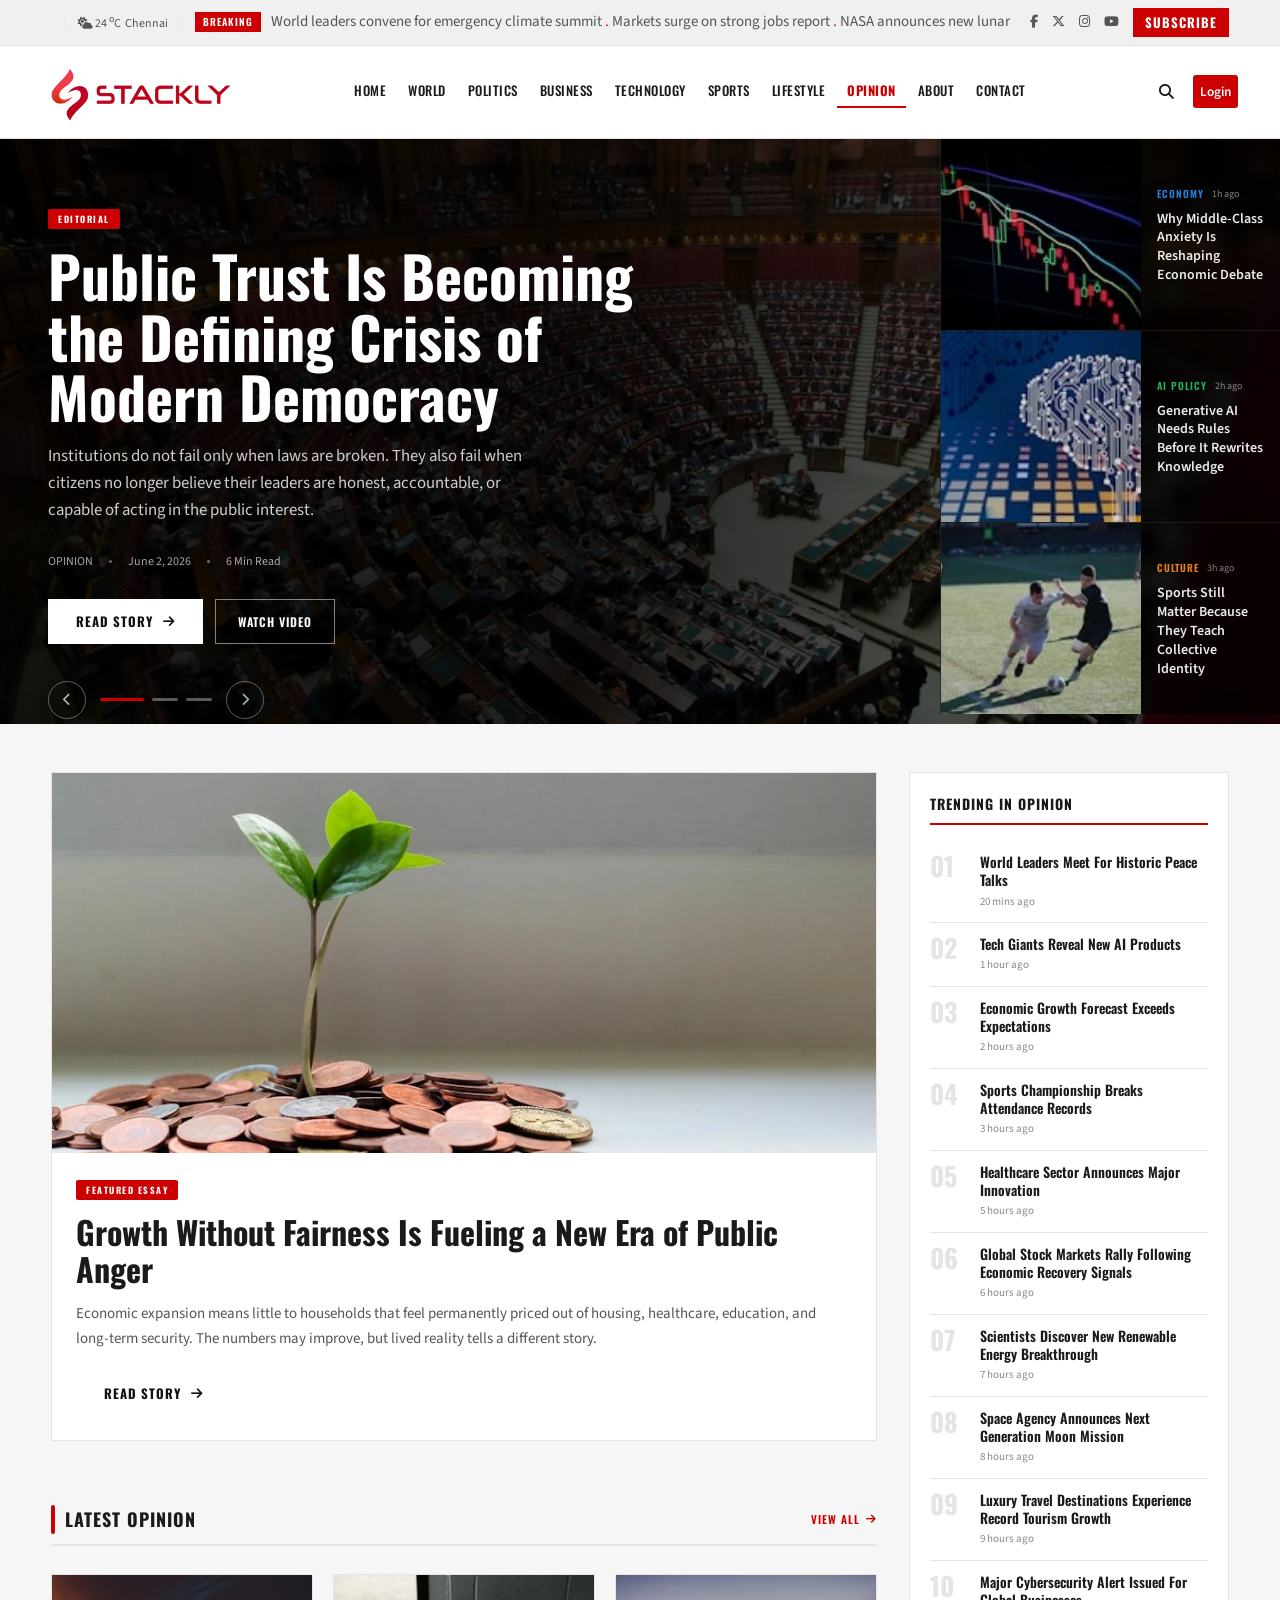
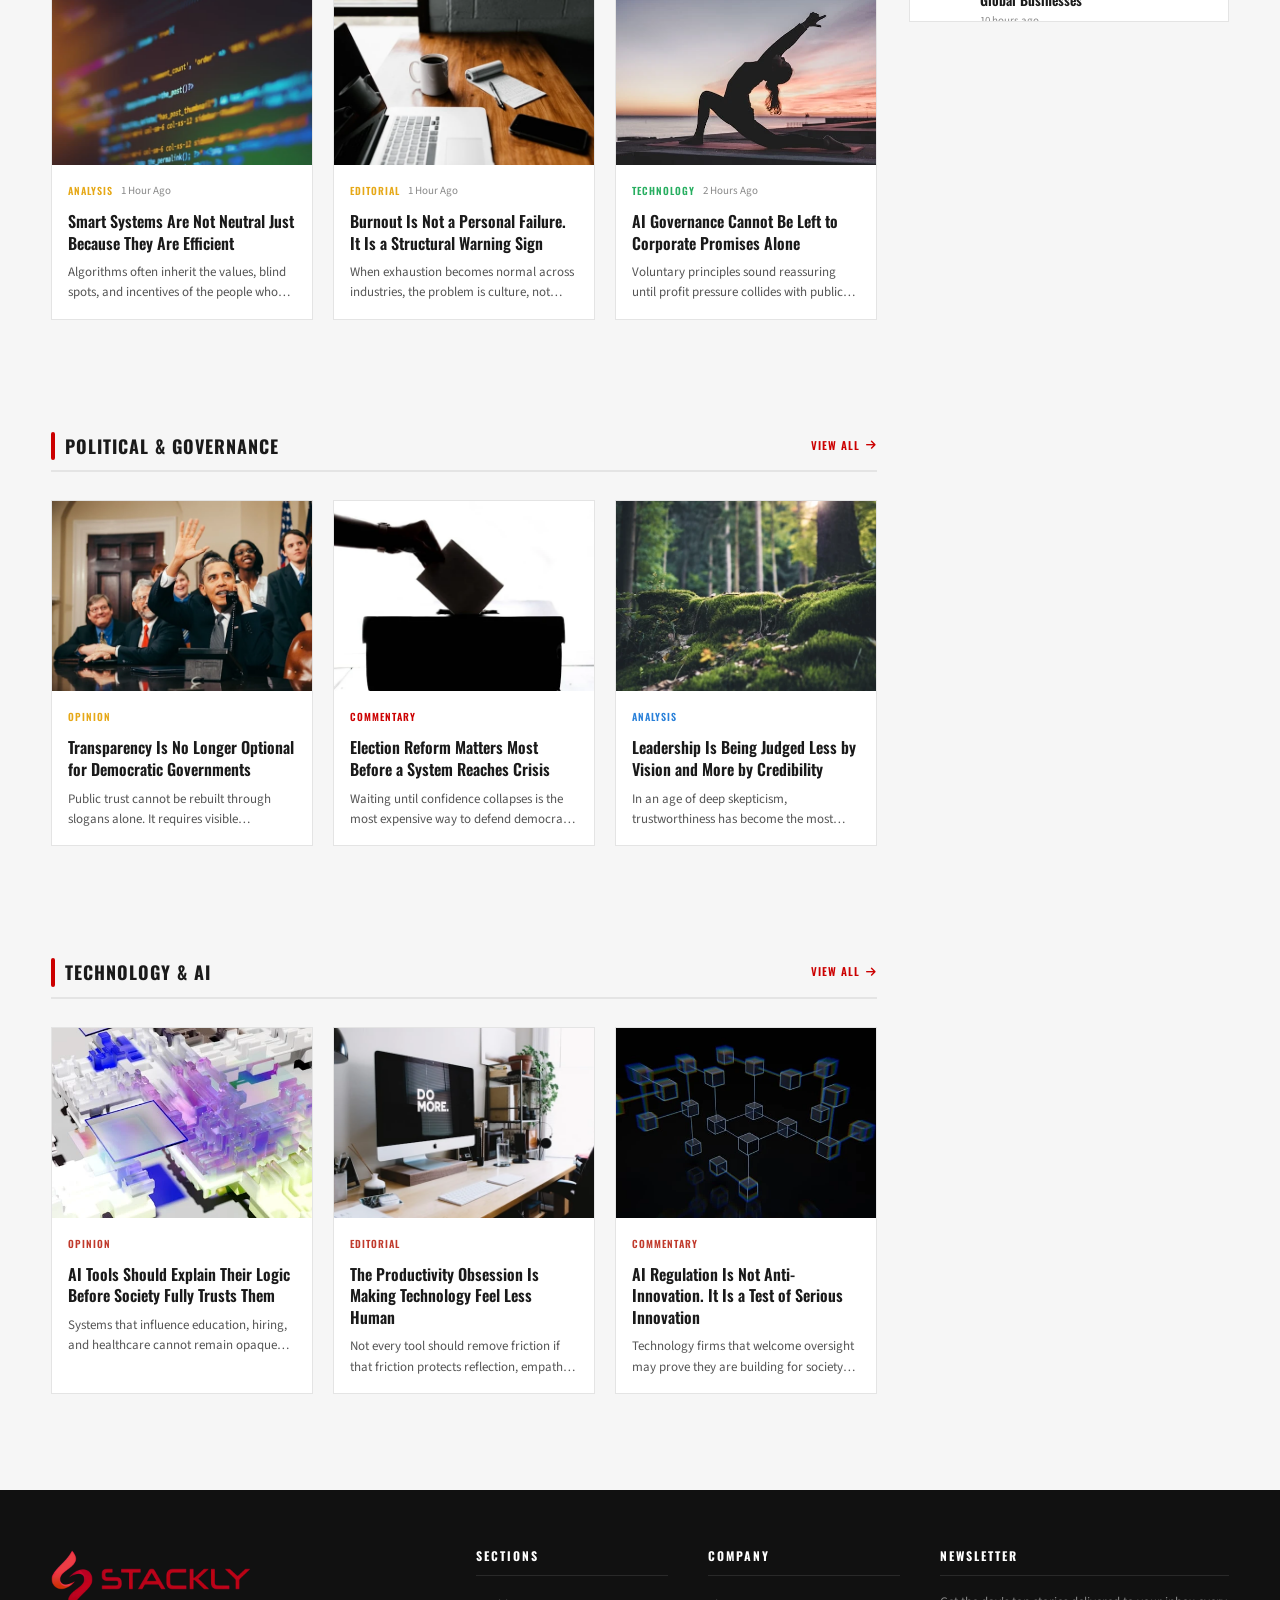
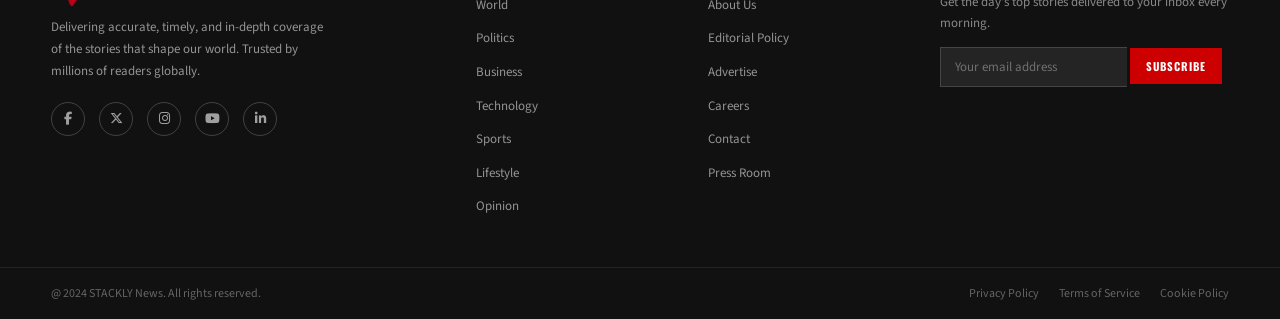
<file: opinion.html>
<!DOCTYPE html>
<html lang="en">

<head>
    <meta charset="UTF-8">
    <meta name="viewport" content="width=device-width, initial-scale=1.0">
    <title>OPINION NEWS</title>
    <link rel="preconnect" href="https://fonts.googleapis.com">
    <link rel="preconnect" href="https://fonts.gstatic.com" crossorigin>
    <link
        href="https://fonts.googleapis.com/css2?family=Oswald:wght@400;500;600;700&family=Merriweather:ital,wght@0,400;0,700;1,400&family=Source+Sans+3:wght@300;400;600;700&display=swap"
        rel="stylesheet">
    <link rel="stylesheet" href="https://cdnjs.cloudflare.com/ajax/libs/font-awesome/6.5.0/css/all.min.css">
    <link rel="stylesheet" href="style.css">
</head>

<body>

    <!-- ========== TOP UTILITY BAR ========== -->
    <div class="top-bar">
        <div class="container top-bar-inner">
            <div class="top-bar-left">
                <span id="live-date"></span>
                <span class="sep">|</span>
                <span><i class="fa-solid fa-cloud-sun"></i> 24 <sup>o</sup>C &nbsp;Chennai</span>
                <span class="sep">|</span>
                <span class="breaking-ticker">
                    <span class="breaking-label">BREAKING</span>
                    <div class="ticker-wrap">
                        <div class="ticker-track" id="ticker">
                            <span>World leaders convene for emergency climate summit <span class="ticker-dot">.</span>
                                Markets surge on strong jobs report <span class="ticker-dot">.</span> NASA announces new
                                lunar mission date<span class="ticker-dot">.</span> Major merger shakes the tech sector
                                <span class="ticker-dot">.</span> Championship final set for Sunday showdown <span
                                    class="ticker-dot">.</span>
                        </div>
                    </div>
                </span>
            </div>
            <div class="top-bar-right">
                <a href="./404.html" aria-label="Facebook"><i class="fa-brands fa-facebook-f"></i></a>
                <a href="./404.html" aria-label="Twitter/X"><i class="fa-brands fa-x-twitter"></i></a>
                <a href="./404.html" aria-label="Instagram"><i class="fa-brands fa-instagram"></i></a>
                <a href="./404.html" aria-label="YouTube"><i class="fa-brands fa-youtube"></i></a>
                <a href="./404.html" class="subscribe-btn">SUBSCRIBE</a>
            </div>
        </div>
    </div>

    <!-- ========== MAIN HEADER ========== -->
    <header class="main-header" id="main-header">
        <div class="container header-inner">
            <div class="logo">
               <a href="./index.html"><img src="./src/logo/Untitled design (20)-compressed.webp" alt=""></a>
                <p>DAILY NEWS </p>
            </div>
            <nav class="main-nav" id="main-nav">
                <ul>
                    <li><a href="./index.html" class="nav-link " data-page="home">HOME</a></li>
                    <li><a href="./world.html" class="nav-link" data-page="world">WORLD</a></li>
                    <li><a href="./politics.html" class="nav-link" data-page="politics">POLITICS</a></li>
                    <li><a href="./business.html" class="nav-link" data-page="business">BUSINESS</a></li>
                    <li><a href="./technology.html" class="nav-link" data-page="technology">TECHNOLOGY</a></li>
                    <li><a href="./sports.html" class="nav-link" data-page="sports">SPORTS</a></li>
                    <li><a href="./lifestyle.html" class="nav-link" data-page="lifestyle">LIFESTYLE</a></li>
                    <li><a href="./opinion.html" class="nav-link active" data-page="opinion">OPINION</a></li>
                    <li><a href="./about.html" class="nav-link" data-page="about">ABOUT</a></li>
                    <li><a href="./contact.html" class="nav-link" data-page="contact">CONTACT</a></li>
                </ul>
            </nav>
            <div class="header-controls">
                <button class="ctrl-btn" id="search-btn" aria-label="Search"><i
                        class="fa-solid fa-magnifying-glass"></i></button>
                
                <button class="ctrl-btn hamburger" id="menu-toggle" aria-label="Menu" aria-controls="mobile-nav"
                    aria-expanded="false"><i class="fa-solid fa-bars"></i></button>
                <a href="./404.html" class="login-btn"><button>Login</button></a>
            </div>
        </div>
        <!-- Search bar -->
        <div class="search-bar" id="search-bar">
            <div class="container">
                <input type="text" placeholder="Search for news, topics, or reporters..." id="search-input">
                <button id="search-close"><i class="fa-solid fa-xmark"></i></button>
            </div>
        </div>
        <!-- Mobile nav -->
        <div class="mobile-nav" id="mobile-nav">
            <ul>
                <li><a href="./index.html" class="nav-link " data-page="home">HOME</a></li>
                    <li><a href="./world.html" class="nav-link" data-page="world">WORLD</a></li>
                    <li><a href="./politics.html" class="nav-link" data-page="politics">POLITICS</a></li>
                    <li><a href="./business.html" class="nav-link" data-page="business">BUSINESS</a></li>
                    <li><a href="./technology.html" class="nav-link" data-page="technology">TECHNOLOGY</a></li>
                    <li><a href="./sports.html" class="nav-link" data-page="sports">SPORTS</a></li>
                    <li><a href="./lifestyle.html" class="nav-link" data-page="lifestyle">LIFESTYLE</a></li>
                    <li><a href="./opinion.html" class="nav-link active" data-page="opinion">OPINION</a></li>
                    <li><a href="./about.html" class="nav-link" data-page="about">ABOUT</a></li>
                    <li><a href="./contact.html" class="nav-link" data-page="contact">CONTACT</a></li>
            </ul>
        </div>
    </header>

    <!-- HERO SECTION -->
    <section class="hero-section">

        <!-- Slide 1 — Democracy & Public Trust -->
        <div class="hero-slide active">
            <img class="hero-slide-img"
                src="./src/opinion/image1-compressed (1).webp"
                alt="Democracy and public trust">
            <div class="hero-overlay"></div>
            <div class="hero-container">
                <div class="hero-content">
                    <span class="badge-pill badge-red">EDITORIAL</span>
                    <h1 class="hero-title">
                        Public Trust Is Becoming the Defining Crisis of Modern Democracy
                    </h1>
                    <p class="hero-desc">
                        Institutions do not fail only when laws are broken. They also fail when citizens no longer
                        believe their leaders are honest, accountable, or capable of acting in the public interest.
                    </p>
                    <div class="hero-meta">
                        <span>OPINION</span>
                        <span class="sep-dot"></span>
                        <span>June 2, 2026</span>
                        <span class="sep-dot"></span>
                        <span>6 Min Read</span>
                    </div>
                    <div class="hero-btn" style="display:flex;gap:12px;">
                        <a href="./404.html" class="btn-primary">
                            READ STORY
                            <i class="fa-solid fa-arrow-right"></i>
                        </a>
                        <a href="./404.html" class="btn-outline">WATCH VIDEO</a>
                    </div>
                </div>

                <!-- Sidebar -->
                <div class="hero-sidebar">

                    <a href="./404.html" class="hero-sidebar-item">
                        <div class="sidebar-thumb">
                            <!-- Middle-class economy / finance -->
                            <img src="./src/opinion/image2-compressed.webp"
                                alt="Economy opinion">
                        </div>
                        <div class="sidebar-info">
                            <div class="cat-time">
                                <span class="cat-label cat-business">ECONOMY</span>
                                <span class="time">1h ago</span>
                            </div>
                            <h3>Why Middle-Class Anxiety Is Reshaping Economic Debate</h3>
                        </div>
                    </a>

                    <a href="./404.html" class="hero-sidebar-item">
                        <div class="sidebar-thumb">
                            <!-- AI / technology policy -->
                            <img src="./src/opinion/image3-compressed.webp"
                                alt="AI policy opinion">
                        </div>
                        <div class="sidebar-info">
                            <div class="cat-time">
                                <span class="cat-label cat-technology">AI POLICY</span>
                                <span class="time">2h ago</span>
                            </div>
                            <h3>Generative AI Needs Rules Before It Rewrites Knowledge</h3>
                        </div>
                    </a>

                    <a href="./404.html" class="hero-sidebar-item">
                        <div class="sidebar-thumb">
                            <!-- Sports / culture / collective identity -->
                            <img src="./src/opinion/image4-compressed.webp"
                                alt="Culture opinion">
                        </div>
                        <div class="sidebar-info">
                            <div class="cat-time">
                                <span class="cat-label cat-sports">CULTURE</span>
                                <span class="time">3h ago</span>
                            </div>
                            <h3>Sports Still Matter Because They Teach Collective Identity</h3>
                        </div>
                    </a>

                </div>
            </div>
        </div>

        <!-- Slide 2 — Convenience & society -->
        <div class="hero-slide">
            <img class="hero-slide-img"
                src="./src/opinion/image5-compressed.webp"
                alt="Technology and convenience opinion">
            <div class="hero-overlay"></div>
            <div class="hero-container">
                <div class="hero-content">
                    <span class="badge-pill badge-red">COMMENTARY</span>
                    <h1 class="hero-title">
                        Convenience Has Become Society's Most Powerful Political Argument
                    </h1>
                    <p class="hero-desc">
                        From delivery apps to algorithmic feeds, people increasingly trade privacy,
                        patience, and civic awareness for systems that make life feel frictionless.
                    </p>
                    <div class="hero-meta">
                        <span>COMMENTARY</span>
                        <span class="sep-dot"></span>
                        <span>June 1, 2026</span>
                        <span class="sep-dot"></span>
                        <span>5 Min Read</span>
                    </div>
                   <div class="hero-btns">
                        <a href="./404.html" class="btn-primary">READ STORY <i class="fa-solid fa-arrow-right"></i></a>
                    </div>
                </div>
            </div>
        </div>

        <!-- Slide 3 — Future of work -->
        <div class="hero-slide">
            <img class="hero-slide-img"
                src="./src/opinion/image6-compressed.webp"
                alt="Future of work opinion">
            <div class="hero-overlay"></div>
            <div class="hero-container">
                <div class="hero-content">
                    <span class="badge-pill badge-red">PERSPECTIVE</span>
                    <h1 class="hero-title">
                        The Real Debate About Work Is No Longer Office vs Remote
                    </h1>
                    <p class="hero-desc">
                        The deeper question is whether modern jobs can still provide stability,
                        dignity, and room for a meaningful personal life.
                    </p>
                    <div class="hero-meta">
                        <span>PERSPECTIVE</span>
                        <span class="sep-dot"></span>
                        <span>June 1, 2026</span>
                        <span class="sep-dot"></span>
                        <span>4 Min Read</span>
                    </div>
                    <div class="hero-btns">
                        <a href="./404.html" class="btn-primary">READ STORY <i class="fa-solid fa-arrow-right"></i></a>
                    </div>
                </div>
            </div>
        </div>

        <!-- Controls -->
        <div class="hero-controls">
            <button class="hero-nav-btn prev-slide">
                <i class="fa-solid fa-chevron-left"></i>
            </button>
            <div class="hero-dots">
                <span class="hero-dot active"></span>
                <span class="hero-dot"></span>
                <span class="hero-dot"></span>
            </div>
            <button class="hero-nav-btn next-slide">
                <i class="fa-solid fa-chevron-right"></i>
            </button>
        </div>

    </section>

    <!-- MAIN CONTENT -->
    <section class="section-wrap">
        <div class="container">

            <div class="home-main-grid">

                <!-- LEFT CONTENT -->
                <div class="home-content">

                    <!-- FEATURED STORY — Economic inequality & public anger -->
                    <article class="news-card-featured">
                        <div class="featured-image">
                            <img src="./src/opinion/image7-compressed.webp"
                                alt="Featured Opinion — Economic inequality">
                        </div>
                        <div class="featured-body">
                            <span class="badge-pill badge-red">FEATURED ESSAY</span>
                            <h2>Growth Without Fairness Is Fueling a New Era of Public Anger</h2>
                            <p>
                                Economic expansion means little to households that feel permanently priced out of
                                housing, healthcare, education, and long-term security. The numbers may improve,
                                but lived reality tells a different story.
                            </p>
                            <div class="hero-btns">
                        <a href="./404.html" class="btn-primary">READ STORY <i class="fa-solid fa-arrow-right"></i></a>
                    </div>
                        </div>
                    </article>

                    <!-- LATEST OPINION -->
                    <div class="section-wrap sticky-header">
                        <div class="section-header">
                            <h2>LATEST OPINION</h2>
                            <a href="./404.html" class="view-all-link">VIEW ALL <i class="fa-solid fa-arrow-right"></i></a>
                        </div>
                        <div class="cards-grid-3">

                            <!-- Card 1 — Algorithms & bias -->
                            <article class="news-card">
                                <div class="card-image">
                                    <img src="./src/opinion/image8-compressed.webp"
                                        alt="Smart systems and algorithms opinion">
                                </div>
                                <div class="card-body">
                                    <div class="card-meta">
                                        <span class="cat-label cat-world">ANALYSIS</span>
                                        <span class="time">1 Hour Ago</span>
                                    </div>
                                    <h3>Smart Systems Are Not Neutral Just Because They Are Efficient</h3>
                                    <p>Algorithms often inherit the values, blind spots, and incentives of the people who build them.</p>
                                </div>
                            </article>

                            <!-- Card 2 — Burnout culture -->
                            <article class="news-card">
                                <div class="card-image">
                                    <img src="./src/opinion/image9-compressed.webp"
                                        alt="Burnout and work culture opinion">
                                </div>
                                <div class="card-body">
                                    <div class="card-meta">
                                        <span class="cat-label cat-world">EDITORIAL</span>
                                        <span class="time">1 Hour Ago</span>
                                    </div>
                                    <h3>Burnout Is Not a Personal Failure. It Is a Structural Warning Sign</h3>
                                    <p>When exhaustion becomes normal across industries, the problem is culture, not individual weakness.</p>
                                </div>
                            </article>

                            <!-- Card 3 — AI governance -->
                            <article class="news-card">
                                <div class="card-image">
                                    <img src="./src/lifestyle/image10-compressed.webp"
                                        alt="AI governance opinion">
                                </div>
                                <div class="card-body">
                                    <div class="card-meta">
                                        <span class="cat-label cat-technology">TECHNOLOGY</span>
                                        <span class="time">2 Hours Ago</span>
                                    </div>
                                    <h3>AI Governance Cannot Be Left to Corporate Promises Alone</h3>
                                    <p>Voluntary principles sound reassuring until profit pressure collides with public responsibility.</p>
                                </div>
                            </article>

                        </div>
                    </div>

                    <!-- POLITICAL & GOVERNANCE -->
                    <div class="section-wrap sticky-header">
                        <div class="section-header">
                            <h2>POLITICAL & GOVERNANCE</h2>
                            <a href="./404.html" class="view-all-link">VIEW ALL <i class="fa-solid fa-arrow-right"></i></a>
                        </div>
                        <div class="cards-grid-3">

                            <!-- Card — Government transparency -->
                            <article class="news-card">
                                <div class="card-image">
                                    <img src="./src/opinion/image11-compressed.webp"
                                        alt="Government transparency opinion">
                                </div>
                                <div class="card-body">
                                    <div class="card-meta">
                                        <span class="cat-label cat-world">OPINION</span>
                                    </div>
                                    <h3>Transparency Is No Longer Optional for Democratic Governments</h3>
                                    <p>Public trust cannot be rebuilt through slogans alone. It requires visible accountability and open decision-making.</p>
                                </div>
                            </article>

                            <!-- Card — Election reform -->
                            <article class="news-card">
                                <div class="card-image">
                                    <img src="./src/opinion/image12-compressed.webp"
                                        alt="Election reform opinion">
                                </div>
                                <div class="card-body">
                                    <div class="card-meta">
                                        <span class="cat-label cat-politics">COMMENTARY</span>
                                    </div>
                                    <h3>Election Reform Matters Most Before a System Reaches Crisis</h3>
                                    <p>Waiting until confidence collapses is the most expensive way to defend democratic legitimacy.</p>
                                </div>
                            </article>

                            <!-- Card — Political credibility -->
                            <article class="news-card">
                                <div class="card-image">
                                    <img src="./src/opinion/image13-compressed.webp"
                                        alt="Political leadership credibility opinion">
                                </div>
                                <div class="card-body">
                                    <div class="card-meta">
                                        <span class="cat-label cat-business">ANALYSIS</span>
                                    </div>
                                    <h3>Leadership Is Being Judged Less by Vision and More by Credibility</h3>
                                    <p>In an age of deep skepticism, trustworthiness has become the most valuable form of political capital.</p>
                                </div>
                            </article>

                        </div>
                    </div>

                    <!-- TECHNOLOGY & AI -->
                    <div class="section-wrap sticky-header">
                        <div class="section-header">
                            <h2>TECHNOLOGY & AI</h2>
                            <a href="./404.html" class="view-all-link">VIEW ALL <i class="fa-solid fa-arrow-right"></i></a>
                        </div>
                        <div class="cards-grid-3">

                            <!-- Card — AI explainability -->
                            <article class="news-card">
                                <div class="card-image">
                                    <img src="./src/opinion/image14-compressed.webp"
                                        alt="AI transparency opinion">
                                </div>
                                <div class="card-body">
                                    <div class="card-meta">
                                        <span class="cat-label cat-opinion">OPINION</span>
                                    </div>
                                    <h3>AI Tools Should Explain Their Logic Before Society Fully Trusts Them</h3>
                                    <p>Systems that influence education, hiring, and healthcare cannot remain opaque while claiming public benefit.</p>
                                </div>
                            </article>

                            <!-- Card — Productivity obsession -->
                            <article class="news-card">
                                <div class="card-image">
                                    <img src="./src/opinion/image15-compressed.webp"
                                        alt="Productivity culture opinion">
                                </div>
                                <div class="card-body">
                                    <div class="card-meta">
                                        <span class="cat-label cat-opinion">EDITORIAL</span>
                                    </div>
                                    <h3>The Productivity Obsession Is Making Technology Feel Less Human</h3>
                                    <p>Not every tool should remove friction if that friction protects reflection, empathy, or better judgment.</p>
                                </div>
                            </article>

                            <!-- Card — AI regulation -->
                            <article class="news-card">
                                <div class="card-image">
                                    <img src="./src/opinion/image16-compressed.webp"
                                        alt="AI regulation opinion">
                                </div>
                                <div class="card-body">
                                    <div class="card-meta">
                                        <span class="cat-label cat-opinion">COMMENTARY</span>
                                    </div>
                                    <h3>AI Regulation Is Not Anti-Innovation. It Is a Test of Serious Innovation</h3>
                                    <p>Technology firms that welcome oversight may prove they are building for society rather than merely scaling into it.</p>
                                </div>
                            </article>

                        </div>
                    </div>

                </div>

                <!-- SIDEBAR -->
                <aside class="home-sidebar">

                    <h3>TRENDING IN OPINION</h3>

                    <div class="trending-item">
                        <div class="trending-num">01</div>
                        <div class="trending-text">
                            <h4>World Leaders Meet For Historic Peace Talks</h4>
                            <div class="time">20 mins ago</div>
                        </div>
                    </div>

                    <div class="trending-item">
                        <div class="trending-num">02</div>
                        <div class="trending-text">
                            <h4>Tech Giants Reveal New AI Products</h4>
                            <div class="time">1 hour ago</div>
                        </div>
                    </div>

                    <div class="trending-item">
                        <div class="trending-num">03</div>
                        <div class="trending-text">
                            <h4>Economic Growth Forecast Exceeds Expectations</h4>
                            <div class="time">2 hours ago</div>
                        </div>
                    </div>

                    <div class="trending-item">
                        <div class="trending-num">04</div>
                        <div class="trending-text">
                            <h4>Sports Championship Breaks Attendance Records</h4>
                            <div class="time">3 hours ago</div>
                        </div>
                    </div>

                    <div class="trending-item">
                        <div class="trending-num">05</div>
                        <div class="trending-text">
                            <h4>Healthcare Sector Announces Major Innovation</h4>
                            <div class="time">5 hours ago</div>
                        </div>
                    </div>

                    <div class="trending-item">
                        <div class="trending-num">06</div>
                        <div class="trending-text">
                            <h4>Global Stock Markets Rally Following Economic Recovery Signals</h4>
                            <div class="time">6 hours ago</div>
                        </div>
                    </div>

                    <div class="trending-item">
                        <div class="trending-num">07</div>
                        <div class="trending-text">
                            <h4>Scientists Discover New Renewable Energy Breakthrough</h4>
                            <div class="time">7 hours ago</div>
                        </div>
                    </div>

                    <div class="trending-item">
                        <div class="trending-num">08</div>
                        <div class="trending-text">
                            <h4>Space Agency Announces Next Generation Moon Mission</h4>
                            <div class="time">8 hours ago</div>
                        </div>
                    </div>

                    <div class="trending-item">
                        <div class="trending-num">09</div>
                        <div class="trending-text">
                            <h4>Luxury Travel Destinations Experience Record Tourism Growth</h4>
                            <div class="time">9 hours ago</div>
                        </div>
                    </div>

                    <div class="trending-item">
                        <div class="trending-num">10</div>
                        <div class="trending-text">
                            <h4>Major Cybersecurity Alert Issued For Global Businesses</h4>
                            <div class="time">10 hours ago</div>
                        </div>
                    </div>

                    <div class="trending-item">
                        <div class="trending-num">11</div>
                        <div class="trending-text">
                            <h4>Education Reform Plan Gains Support Across Multiple Regions</h4>
                            <div class="time">11 hours ago</div>
                        </div>
                    </div>

                    <div class="trending-item">
                        <div class="trending-num">12</div>
                        <div class="trending-text">
                            <h4>New Electric Vehicle Technology Promises Longer Battery Life</h4>
                            <div class="time">12 hours ago</div>
                        </div>
                    </div>

                    <div class="trending-item">
                        <div class="trending-num">13</div>
                        <div class="trending-text">
                            <h4>International Trade Agreement Expected To Boost Exports</h4>
                            <div class="time">13 hours ago</div>
                        </div>
                    </div>

                    <div class="trending-item">
                        <div class="trending-num">14</div>
                        <div class="trending-text">
                            <h4>Championship Final Generates Record Television Viewership</h4>
                            <div class="time">14 hours ago</div>
                        </div>
                    </div>

                    <div class="trending-item">
                        <div class="trending-num">15</div>
                        <div class="trending-text">
                            <h4>Artificial Intelligence Continues To Transform Healthcare</h4>
                            <div class="time">15 hours ago</div>
                        </div>
                    </div>

                </aside>
            </div>
        </div>
    </section>

    <!-- ========== FOOTER ========== -->
    <footer class="site-footer">
        <div class="container footer-grid">
            <div class="footer-brand">
             <div class="footer-logo">
                    <a href="./index.html"><img src="./src/logo/Untitled design (20)-compressed.webp" alt=""></a>
                </div>
                <p>Delivering accurate, timely, and in-depth coverage of the stories that shape our world. Trusted by
                    millions of readers globally.</p>
                <div class="footer-socials">
                    <a href="./404.html"><i class="fa-brands fa-facebook-f"></i></a>
                    <a href="./404.html"><i class="fa-brands fa-x-twitter"></i></a>
                    <a href="./404.html"><i class="fa-brands fa-instagram"></i></a>
                    <a href="./404.html"><i class="fa-brands fa-youtube"></i></a>
                    <a href="./404.html"><i class="fa-brands fa-linkedin-in"></i></a>
                </div>
            </div>
            <div class="footer-col">
                <h4>SECTIONS</h4>
                <ul>
                    <li><a href="./404.html">World</a></li>
                    <li><a href="./404.html">Politics</a></li>
                    <li><a href="./404.html">Business</a></li>
                    <li><a href="./404.html">Technology</a></li>
                    <li><a href="./404.html">Sports</a></li>
                    <li><a href="./404.html">Lifestyle</a></li>
                    <li><a href="./404.html">Opinion</a></li>
                </ul>
            </div>
            <div class="footer-col">
                <h4>COMPANY</h4>
                <ul>
                    <li><a href="./about.html">About Us</a></li>
                    <li><a href="./404.html">Editorial Policy</a></li>
                    <li><a href="./404.html">Advertise</a></li>
                    <li><a href="./404.html">Careers</a></li>
                    <li><a href="./contact.html">Contact</a></li>
                    <li><a href="./404.html">Press Room</a></li>
                </ul>
            </div>
            <div class="footer-col">
                <h4>NEWSLETTER</h4>
                <p>Get the day's top stories delivered to your inbox every morning.</p>
                <div class="newsletter-form">
                   <form id="newsletter">
                        <input type="email" id="newsLetterEmail" placeholder="Your email address" required>
                        <button type="submit">SUBSCRIBE</button><br>
                        <small id="emailError" class="email-error"></small>
                    </form>
                </div>
            </div>
        </div>
        <div class="footer-bottom">
            <div class="container footer-bottom-inner">
                <span>@ 2024 STACKLY News. All rights reserved.</span>
                <div class="footer-links">
                    <a href="./404.html">Privacy Policy</a>
                    <a href="./404.html">Terms of Service</a>
                    <a href="./404.html">Cookie Policy</a>
                </div>
            </div>
        </div>
    </footer>

    <script src="app.js"></script>
    <script src="./hero.js"></script>
    <script src="./newsletter.js"></script>
</body>

</html>
</file>
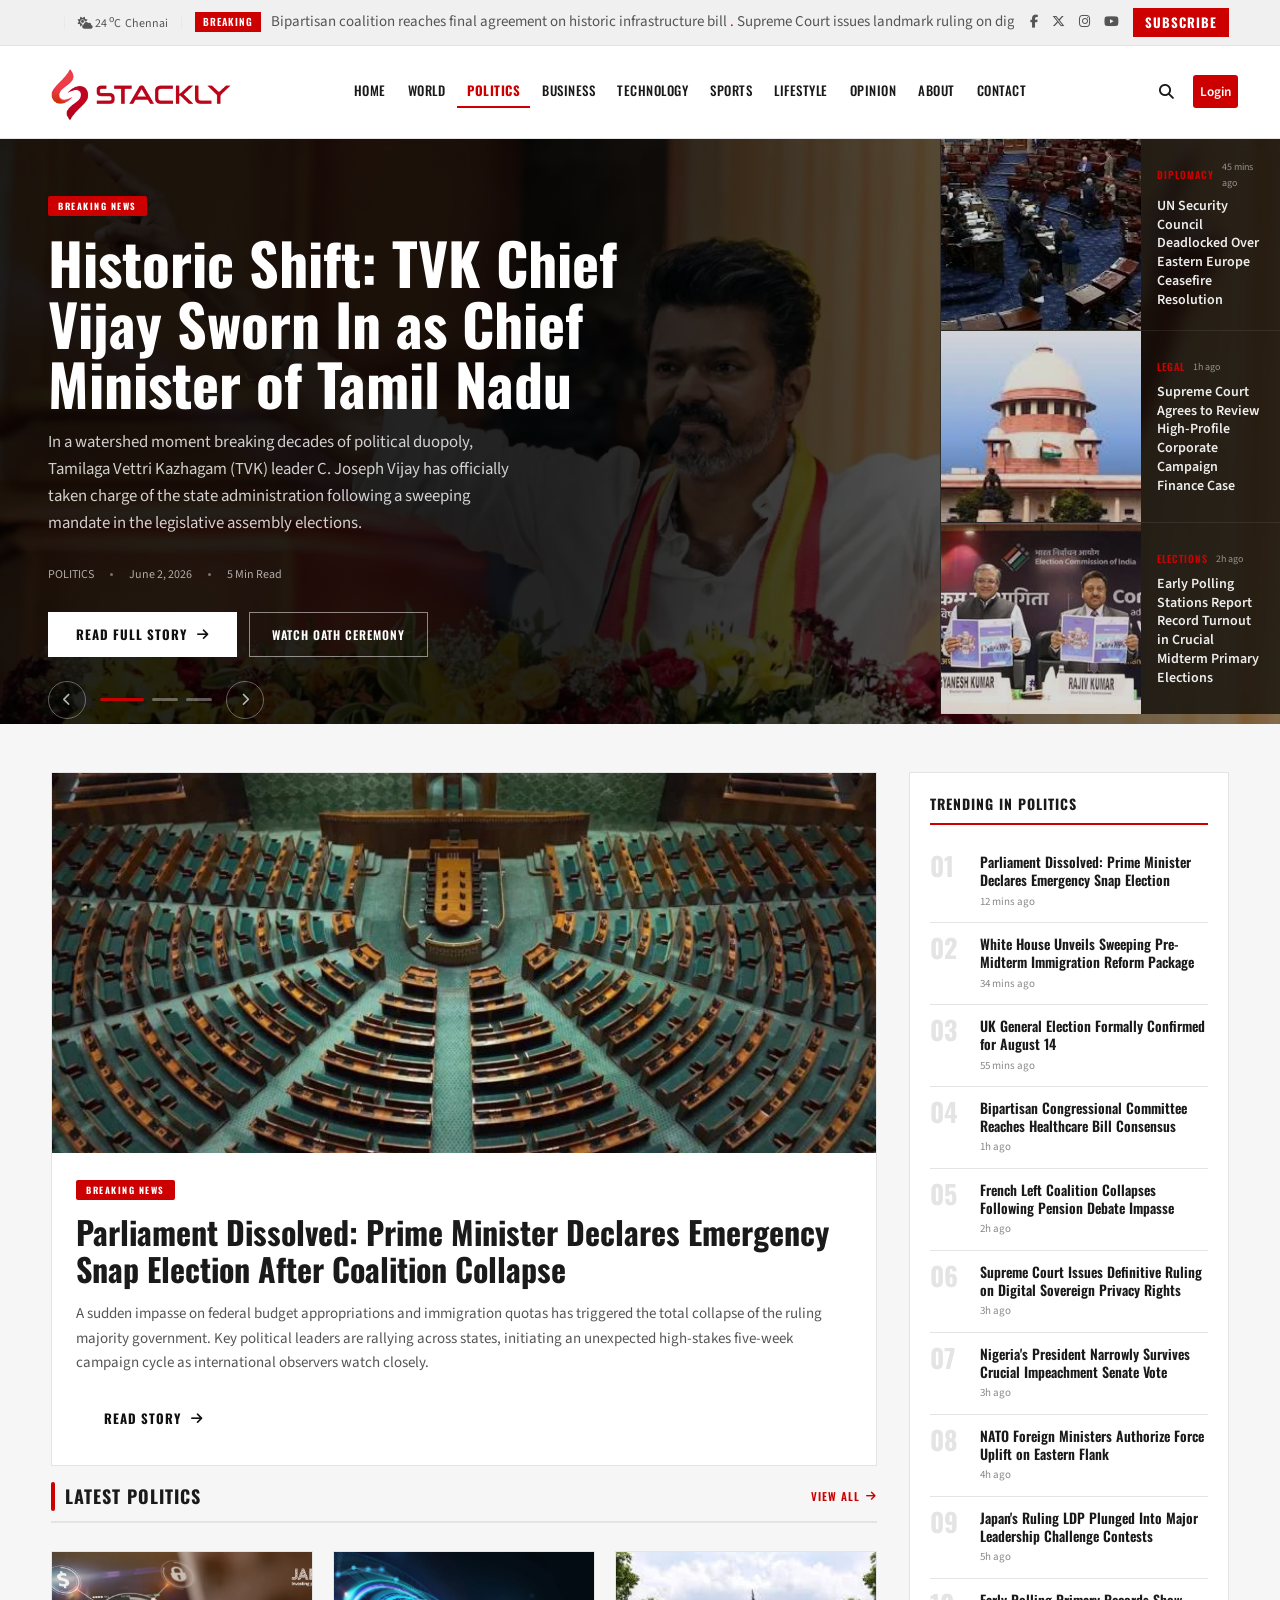
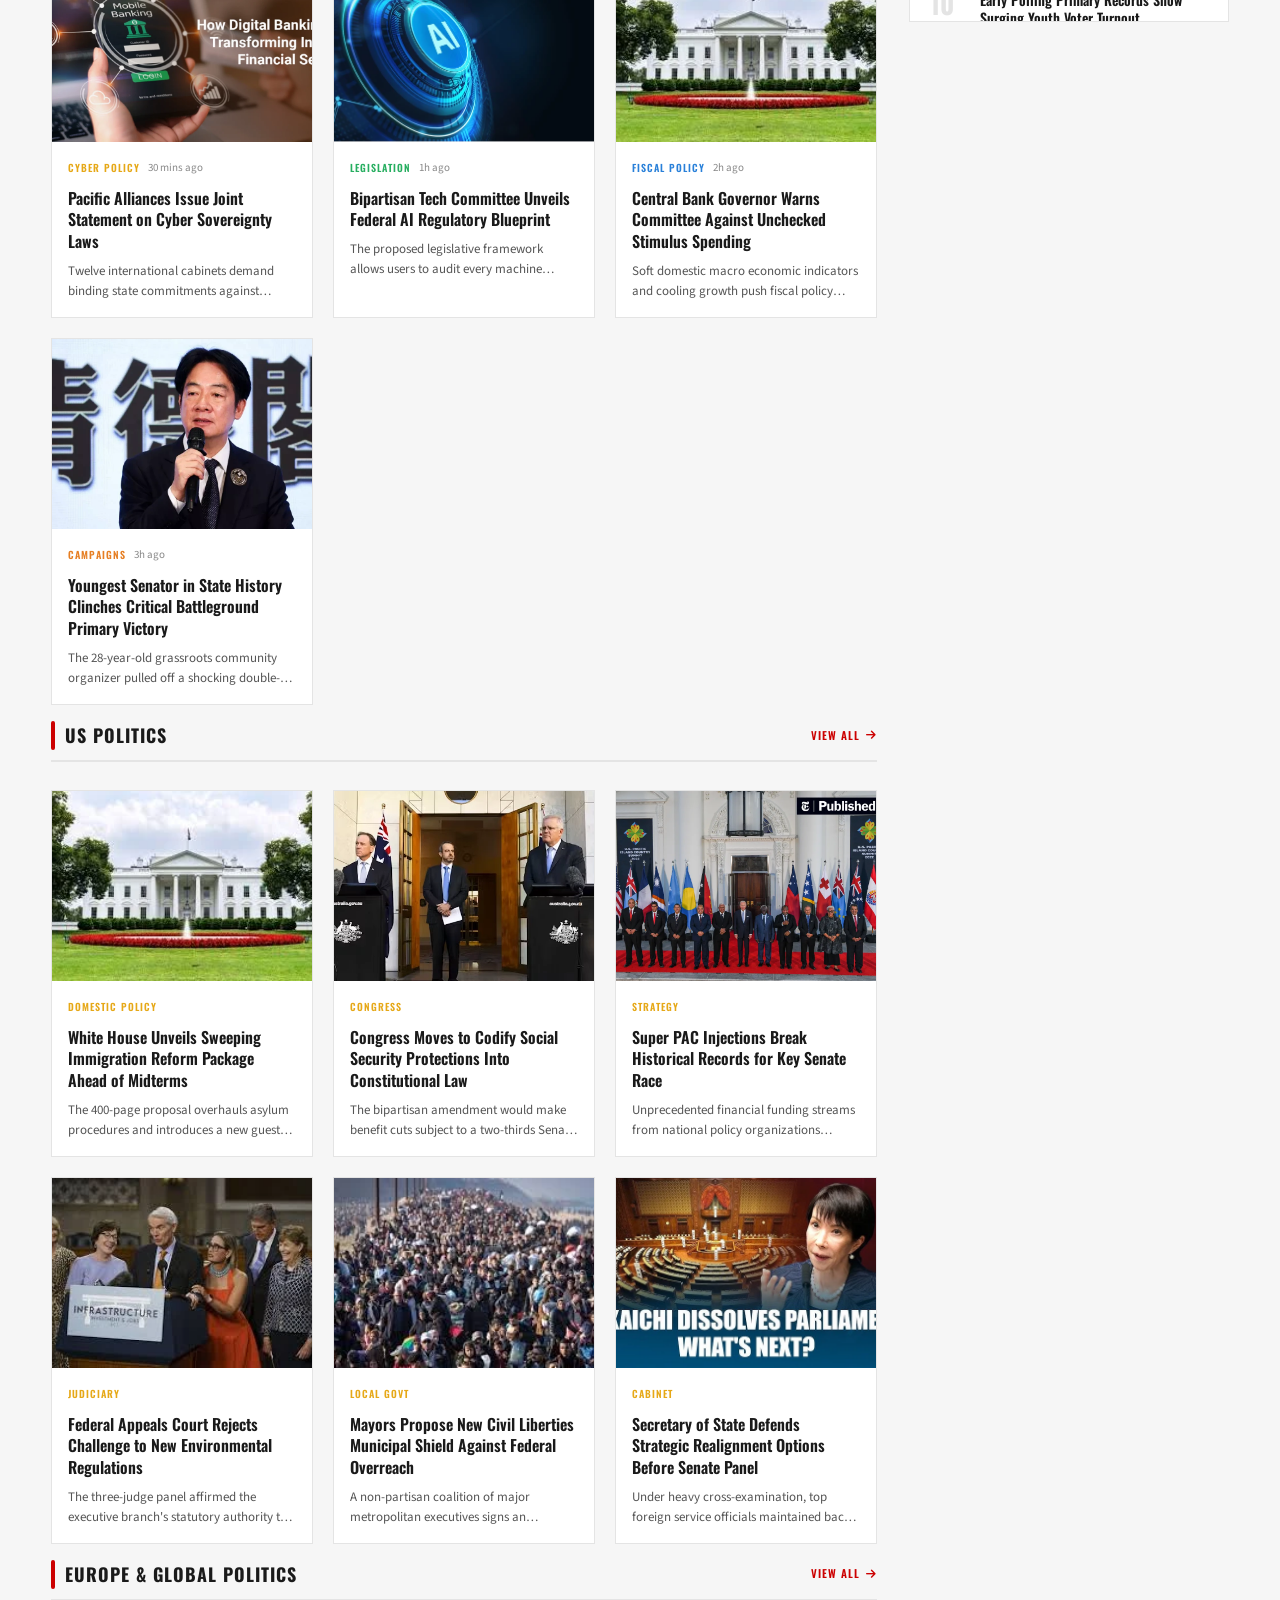
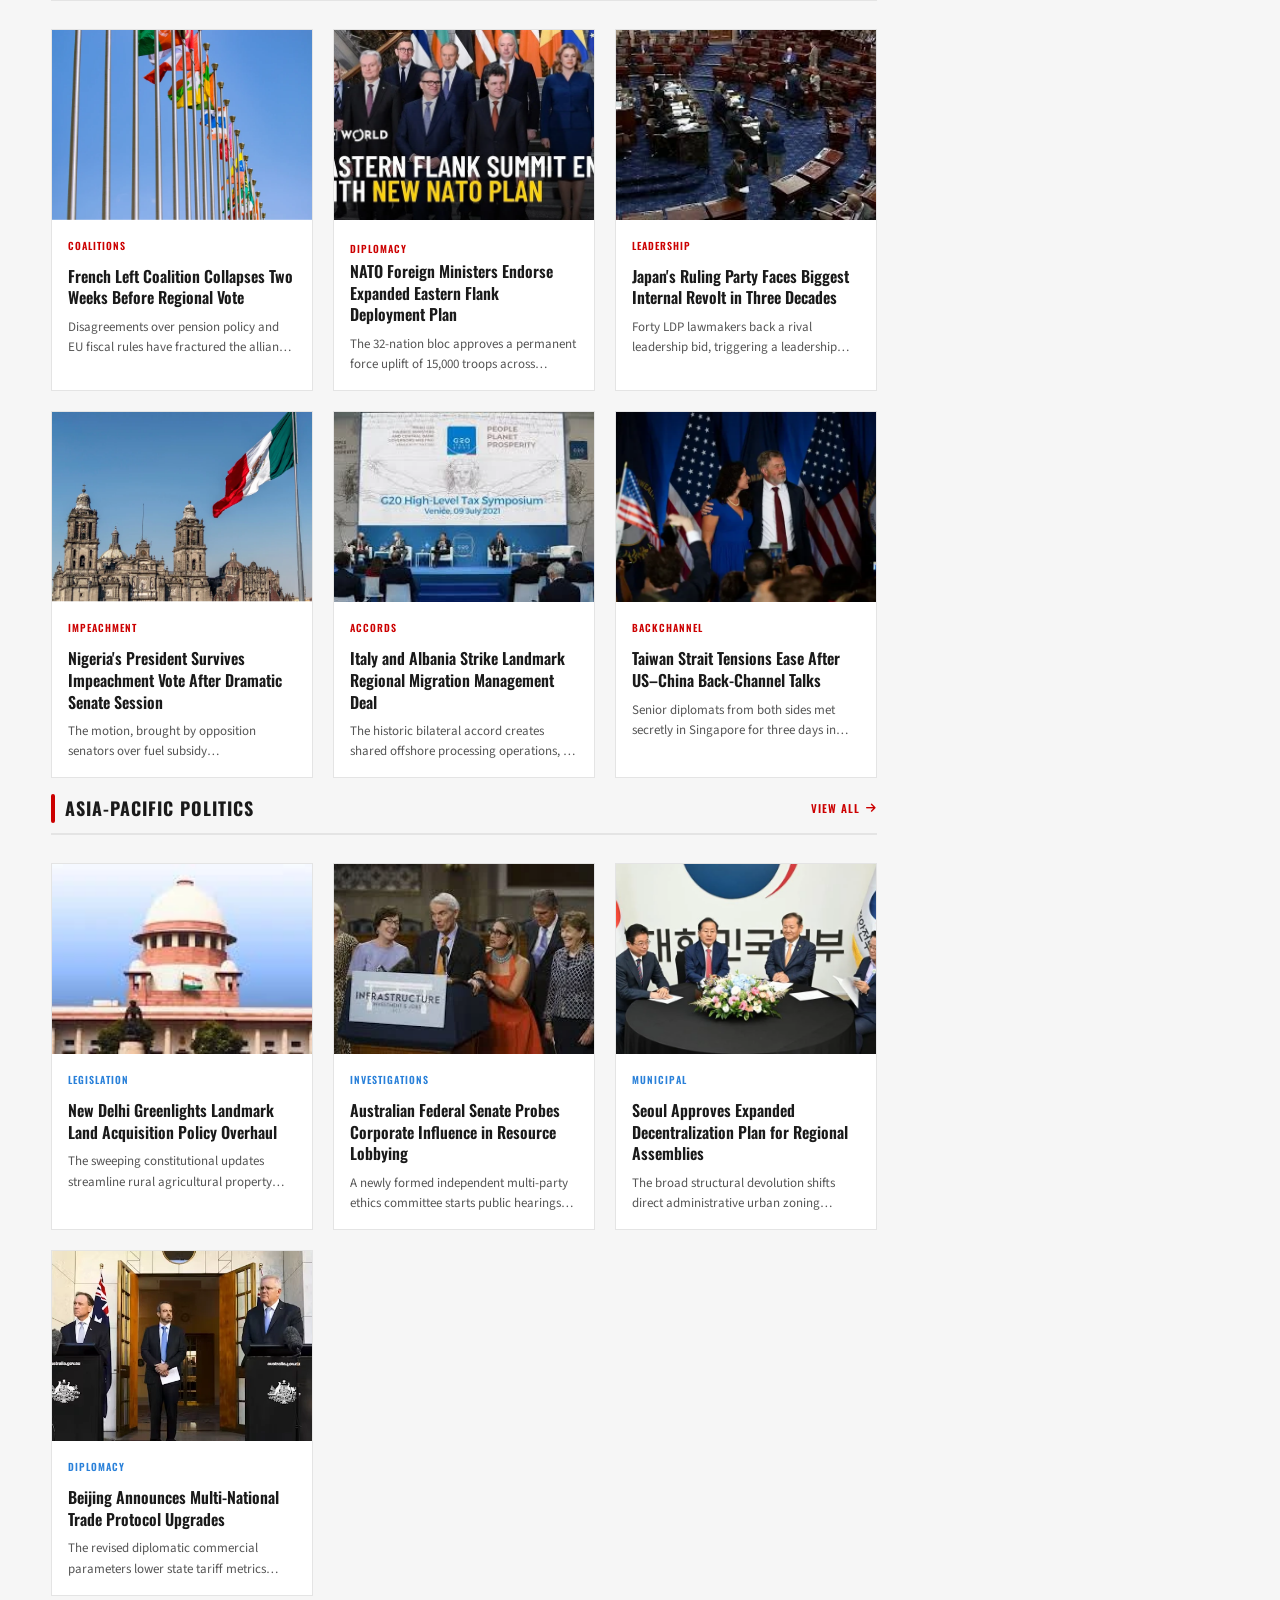
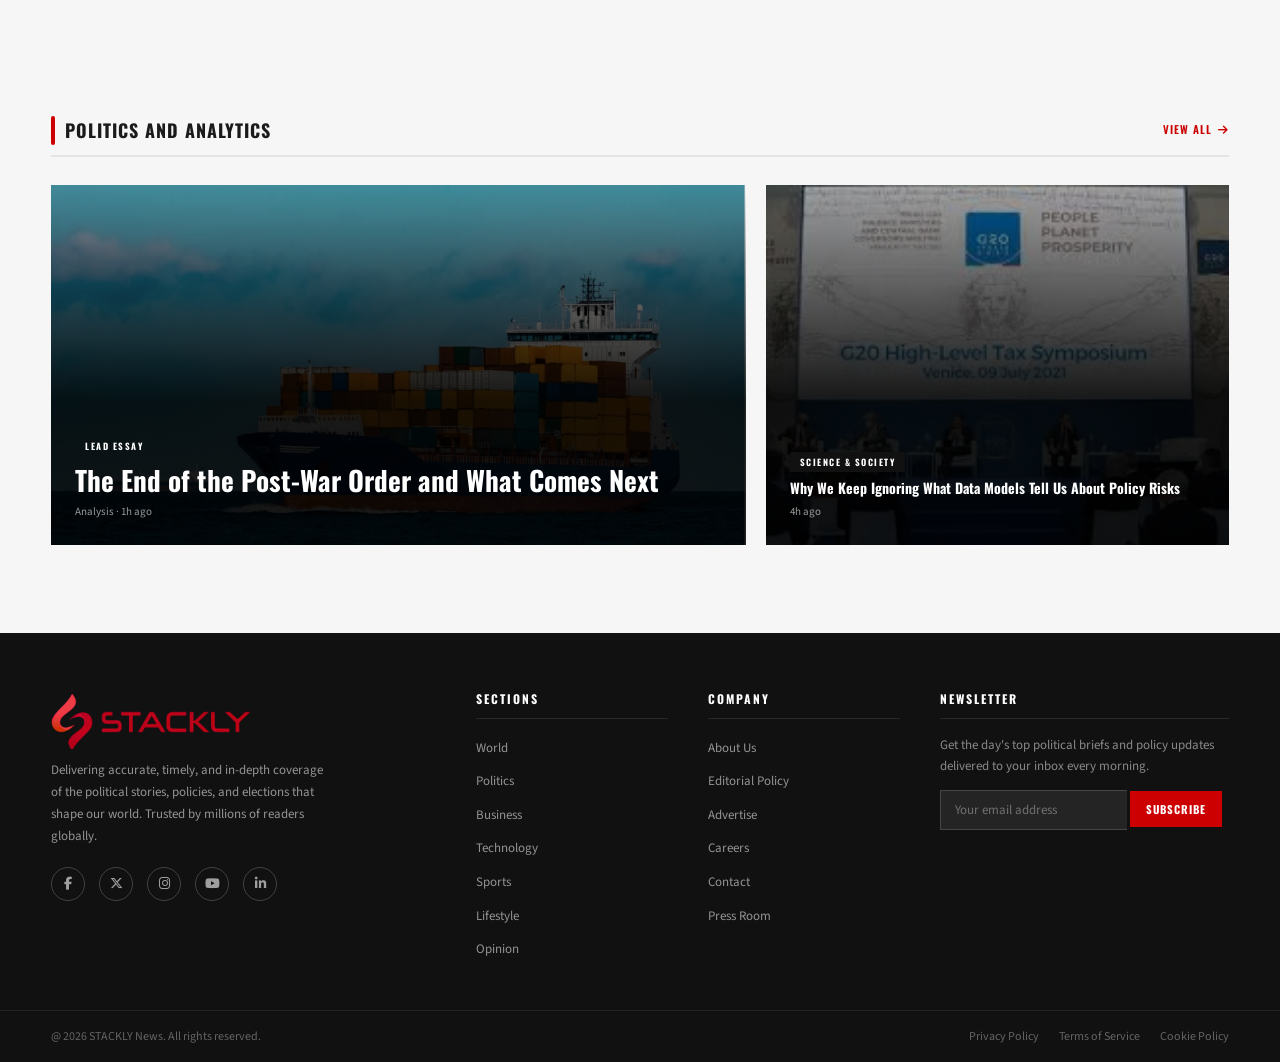
<file: politics.html>
<!DOCTYPE html>
<html lang="en">

<head>
    <meta charset="UTF-8">
    <meta name="viewport" content="width=device-width, initial-scale=1.0">
    <title>POLITICAL NEWS</title>
    <link rel="preconnect" href="https://fonts.googleapis.com">
    <link rel="preconnect" href="https://fonts.gstatic.com" crossorigin>
    <link
        href="https://fonts.googleapis.com/css2?family=Oswald:wght@400;500;600;700&family=Merriweather:ital,wght@0,400;0,700;1,400&family=Source+Sans+3:wght@300;400;600;700&display=swap"
        rel="stylesheet">
    <link rel="stylesheet" href="https://cdnjs.cloudflare.com/ajax/libs/font-awesome/6.5.0/css/all.min.css">
    <link rel="stylesheet" href="style.css">
</head>

<body>

    <!-- ========== TOP UTILITY BAR ========== -->
    <div class="top-bar">
        <div class="container top-bar-inner">
            <div class="top-bar-left">
                <span id="live-date"></span>
                <span class="sep">|</span>
                <span><i class="fa-solid fa-cloud-sun"></i> 24 <sup>o</sup>C &nbsp;Chennai</span>
                <span class="sep">|</span>
                <span class="breaking-ticker">
                    <span class="breaking-label">BREAKING</span>
                    <div class="ticker-wrap">
                        <div class="ticker-track" id="ticker">
                            <span>Bipartisan coalition reaches final agreement on historic infrastructure bill <span
                                    class="ticker-dot">.</span> Supreme Court issues landmark ruling on digital privacy
                                rights <span class="ticker-dot">.</span> Prime Minister calls for emergency snap
                                election next month<span class="ticker-dot">.</span> Global trade pact finalized at
                                international diplomatic summit <span class="ticker-dot">.</span> Polls show tightening
                                race ahead of key regional debates <span class="ticker-dot">.</span>
                        </div>
                    </div>
                </span>
            </div>
            <div class="top-bar-right">
                <a href="./404.html" aria-label="Facebook"><i class="fa-brands fa-facebook-f"></i></a>
                <a href="./404.html" aria-label="Twitter/X"><i class="fa-brands fa-x-twitter"></i></a>
                <a href="./404.html" aria-label="Instagram"><i class="fa-brands fa-instagram"></i></a>
                <a href="./404.html" aria-label="YouTube"><i class="fa-brands fa-youtube"></i></a>
                <a href="./404.html" class="subscribe-btn">SUBSCRIBE</a>
            </div>
        </div>
    </div>

    <!-- ========== MAIN HEADER ========== -->
    <header class="main-header" id="main-header">
        <div class="container header-inner">
            <div class="logo">
              <a href="./index.html"><img src="./src/logo/Untitled design (20)-compressed.webp" alt=""></a>
                <p>DAILY NEWS </p>
            </div>
            <nav class="main-nav" id="main-nav">
                <ul>
                    <li><a href="./index.html" class="nav-link " data-page="home">HOME</a></li>
                    <li><a href="./world.html" class="nav-link" data-page="world">WORLD</a></li>
                    <li><a href="./politics.html" class="nav-link active" data-page="politics">POLITICS</a></li>
                    <li><a href="./business.html" class="nav-link" data-page="business">BUSINESS</a></li>
                    <li><a href="./technology.html" class="nav-link" data-page="technology">TECHNOLOGY</a></li>
                    <li><a href="./sports.html" class="nav-link" data-page="sports">SPORTS</a></li>
                    <li><a href="./lifestyle.html" class="nav-link" data-page="lifestyle">LIFESTYLE</a></li>
                    <li><a href="./opinion.html" class="nav-link" data-page="opinion">OPINION</a></li>
                    <li><a href="./about.html" class="nav-link" data-page="about">ABOUT</a></li>
                    <li><a href="./contact.html" class="nav-link" data-page="contact">CONTACT</a></li>
                </ul>
            </nav>
            <div class="header-controls">
                <button class="ctrl-btn" id="search-btn" aria-label="Search"><i
                        class="fa-solid fa-magnifying-glass"></i></button>
                
                <button class="ctrl-btn hamburger" id="menu-toggle" aria-label="Menu" aria-controls="mobile-nav"
                    aria-expanded="false"><i class="fa-solid fa-bars"></i></button>
                <a href="./404.html" class="login-btn"><button>Login</button></a>
            </div>
        </div>
        <!-- Search bar -->
        <div class="search-bar" id="search-bar">
            <div class="container">
                <input type="text" placeholder="Search for news, topics, or reporters..." id="search-input">
                <button id="search-close"><i class="fa-solid fa-xmark"></i></button>
            </div>
        </div>
        <!-- Mobile nav -->
        <div class="mobile-nav" id="mobile-nav">
            <ul>
                <li><a href="./index.html" class="nav-link " data-page="home">HOME</a></li>
                    <li><a href="./world.html" class="nav-link" data-page="world">WORLD</a></li>
                    <li><a href="./politics.html" class="nav-link active" data-page="politics">POLITICS</a></li>
                    <li><a href="./business.html" class="nav-link" data-page="business">BUSINESS</a></li>
                    <li><a href="./technology.html" class="nav-link" data-page="technology">TECHNOLOGY</a></li>
                    <li><a href="./sports.html" class="nav-link" data-page="sports">SPORTS</a></li>
                    <li><a href="./lifestyle.html" class="nav-link" data-page="lifestyle">LIFESTYLE</a></li>
                    <li><a href="./opinion.html" class="nav-link" data-page="opinion">OPINION</a></li>
                    <li><a href="./about.html" class="nav-link" data-page="about">ABOUT</a></li>
                    <li><a href="./contact.html" class="nav-link" data-page="contact">CONTACT</a></li>
            </ul>
        </div>
    </header>

    <!-- HERO -->
    <section class="hero-section">

        <!-- Slide 1 -->
        <div class="hero-slide active">
            <img class="hero-slide-img"  src="./src/vijay-gets-cpi-support-in-tamil-nadu-government-formation-tvk-meets-governor-again-2026-05-08-compressed.webp"
                alt="Government Building Capitol">
            <div class="hero-overlay"></div>
            <div class="hero-container">
                <div class="hero-content">
                    <span class="badge-pill badge-red">BREAKING NEWS</span>
                    <h1 class="hero-title">Historic Shift: TVK Chief Vijay Sworn In as Chief Minister of Tamil Nadu</h1>
                    <p class="hero-desc">In a watershed moment breaking decades of political duopoly, Tamilaga Vettri Kazhagam (TVK) leader C. Joseph Vijay has officially taken charge of the state administration following a sweeping mandate in the legislative assembly elections.</p>
                    <div class="hero-meta">
                        <span>POLITICS</span><span class="sep-dot"></span>
                        <span>June 2, 2026</span><span class="sep-dot"></span>
                        <span>5 Min Read</span>
                    </div>
                    <div class="hero-btns" style="display:flex;gap:12px;">
                        <a href="./404.html" class="btn-primary">READ FULL STORY <i class="fa-solid fa-arrow-right"></i></a>
                        <a href="./404.html" class="btn-outline">WATCH OATH CEREMONY</a>
                    </div>
                </div>
                <div class="hero-sidebar">
                    <a href="./404.html" class="hero-sidebar-item">
                        <div class="sidebar-thumb"><img
                                 src="./src/download (4)-compressed.webp"
                                alt="UN Assembly Room"></div>
                        <div class="sidebar-info">
                            <div class="cat-time"><span class="cat-label cat-politics">DIPLOMACY</span><span
                                    class="time">45 mins ago</span></div>
                            <h3>UN Security Council Deadlocked Over Eastern Europe Ceasefire Resolution</h3>
                        </div>
                    </a>
                    <a href="./404.html" class="hero-sidebar-item">
                        <div class="sidebar-thumb"><img
                                 src="./src/politics/download (5)-compressed (1).webp"
                                alt="Law Gavel Scales of Justice"></div>
                        <div class="sidebar-info">
                            <div class="cat-time"><span class="cat-label cat-politics">LEGAL</span><span class="time">1h
                                    ago</span></div>
                            <h3>Supreme Court Agrees to Review High-Profile Corporate Campaign Finance Case</h3>
                        </div>
                    </a>
                    <a href="./404.html" class="hero-sidebar-item">
                        <div class="sidebar-thumb"><img
                                  src="./src/politics/image001RKQZ-compressed.webp"
                                alt="Voting Ballot Box Booth"></div>
                        <div class="sidebar-info">
                            <div class="cat-time"><span class="cat-label cat-politics">ELECTIONS</span><span
                                    class="time">2h
                                    ago</span></div>
                            <h3>Early Polling Stations Report Record Turnout in Crucial Midterm Primary Elections</h3>
                        </div>
                    </a>
                </div>
            </div>
        </div>

        <!-- Slide 2 -->
        <div class="hero-slide">
            <img class="hero-slide-img"  src="./src/politics/30us-pacific-01-videoSixteenByNine3000-compressed.webp"
                alt="International Flags Summit">
            <div class="hero-overlay"></div>
            <div class="hero-container">
                <div class="hero-content">
                    <span class="badge-pill badge-gold">ANALYSIS</span>
                    <h1 class="hero-title">How Regional Alliances Are<em>Redrawing
                            Global Geopolitics</em></h1>
                    <p class="hero-desc">With fresh bilateral treaties and shifting coalitions, political analysts warn
                        that traditional multilateral balance networks are permanently fracturing.</p>
                    <div class="hero-meta">
                        <span>GEOPOLITICS</span><span class="sep-dot"></span>
                        <span>June 2, 2026</span><span class="sep-dot"></span>
                        <span>12 Min Read</span>
                    </div>
                    <div class="hero-btns">
                        <a href="./404.html" class="btn-primary">READ STORY <i class="fa-solid fa-arrow-right"></i></a>
                    </div>
                </div>
            </div>
        </div>

        <!-- Slide 3 -->
        <div class="hero-slide">
            <img class="hero-slide-img"  src="./src/politics/gettyimages-2251206171-20251214150121677-compressed.webp"
                alt="Political Press Briefing Microphones">
            <div class="hero-overlay"></div>
            <div class="hero-container">
                <div class="hero-content">
                    <span class="badge-pill badge-black">POLICY</span>
                    <h1 class="hero-title">Administration's National Defense Strategy Enters<br><em>Final Committee
                            Review</em></h1>
                    <p class="hero-desc">Defense departments are set to defend the comprehensive fiscal structural
                        adjustments before the bipartisan select subcommittee within the next 72 hours.</p>
                    <div class="hero-meta">
                        <span>GOVERNANCE</span><span class="sep-dot"></span>
                        <span>June 2, 2026</span><span class="sep-dot"></span>
                        <span>6 Min Read</span>
                    </div>
                  <div class="hero-btns">
                        <a href="./404.html" class="btn-primary">READ STORY <i class="fa-solid fa-arrow-right"></i></a>
                    </div>
                </div>
            </div>
        </div>

        <!-- Controls -->
        <div class="hero-controls">
            <button class="hero-nav-btn prev-slide"><i class="fa-solid fa-chevron-left"></i></button>
            <div class="hero-dots">
                <span class="hero-dot active"></span>
                <span class="hero-dot"></span>
                <span class="hero-dot"></span>
            </div>
            <button class="hero-nav-btn next-slide"><i class="fa-solid fa-chevron-right"></i></button>
        </div>
    </section>

    <!-- MAIN CONTENT -->
    <section class="section-wrap">
        <div class="container">
            <div class="home-main-grid">

                <!-- LEFT -->
                <div class="home-content">

                    <!-- FEATURED -->
                    <article class="news-card-featured">
                        <div class="featured-image">
                            <img src="./src/politics/dc-Cover-h6ve7keaacdqulc3mul1n18of7-20230526193632.Medi-compressed.webp" alt="Government Capitol Architecture">
                        </div>
                        <div class="featured-body">
                            <span class="badge-pill badge-red">BREAKING NEWS</span>
                            <h2>Parliament Dissolved: Prime Minister Declares Emergency Snap Election After Coalition
                                Collapse</h2>
                            <p>A sudden impasse on federal budget appropriations and immigration quotas has triggered
                                the total collapse of the ruling majority government. Key political leaders are rallying
                                across states, initiating an unexpected high-stakes five-week campaign cycle as
                                international observers watch closely.</p>
                           <div class="hero-btns">
                        <a href="./404.html" class="btn-primary">READ STORY <i class="fa-solid fa-arrow-right"></i></a>
                    </div>
                        </div>
                    </article>

                    <!-- LATEST NEWS -->
                    <div class="sticky-header">
                        <div class="section-header">
                            <h2>LATEST POLITICS</h2>
                            <a href="./404.html" class="view-all-link">VIEW ALL <i class="fa-solid fa-arrow-right"></i></a>
                        </div>
                        <div class="cards-grid-3">

                            <article class="news-card">
                                <div class="card-image"><img
                                         src="./src/Untitled-1-1024x576-compressed.webp"
                                        alt="Cyber Warfare Security Grid">
                                </div>
                                <div class="card-body">
                                    <div class="card-meta"><span class="cat-label cat-world">CYBER POLICY</span><span
                                            class="time">30 mins ago</span></div>
                                    <h3>Pacific Alliances Issue Joint Statement on Cyber Sovereignty Laws</h3>
                                    <p>Twelve international cabinets demand binding state commitments against hostile
                                        infrastructure hacks at the upcoming Suva Security Summit.</p>
                                </div>
                            </article>

                            <article class="news-card">
                                <div class="card-image"><img
                                         src="./src/dfsd (3)-compressed.webp"
                                        alt="Legal Courtroom Gavel">
                                </div>
                                <div class="card-body">
                                    <div class="card-meta"><span
                                            class="cat-label cat-technology">LEGISLATION</span><span class="time">1h
                                            ago</span></div>
                                    <h3>Bipartisan Tech Committee Unveils Federal AI Regulatory Blueprint</h3>
                                    <p>The proposed legislative framework allows users to audit every machine training
                                        step, aiming to enforce algorithmic transparency across agencies.</p>
                                </div>
                            </article>

                            <article class="news-card">
                                <div class="card-image"><img
                                         src="./src/images (12)-compressed.webp"
                                        alt="Money Currency Coins Ledger">
                                </div>
                                <div class="card-body">
                                    <div class="card-meta"><span class="cat-label cat-business">FISCAL
                                            POLICY</span><span class="time">2h ago</span></div>
                                    <h3>Central Bank Governor Warns Committee Against Unchecked Stimulus Spending</h3>
                                    <p>Soft domestic macro economic indicators and cooling growth push fiscal policy
                                        makers toward cautious budgetary tightening measures.</p>
                                </div>
                            </article>

                            <article class="news-card">
                                <div class="card-image"><img
                                         src="./src/Taiwan_hero_may25.jpg-compressed.webp"
                                        alt="Voter Booth Ballots">
                                </div>
                                <div class="card-body">
                                    <div class="card-meta"><span class="cat-label cat-sports">CAMPAIGNS</span><span
                                            class="time">3h ago</span></div>
                                    <h3>Youngest Senator in State History Clinches Critical Battleground Primary Victory
                                    </h3>
                                    <p>The 28-year-old grassroots community organizer pulled off a shocking double-digit
                                        win against a long-term four-term establishment incumbent.</p>
                                </div>
                            </article>

                        </div>
                    </div>

                    <!-- US POLITICS -->
                    <div class="sticky-header">
                        <div class="section-header">
                            <h2>US POLITICS</h2>
                            <a href="./404.html" class="view-all-link">VIEW ALL <i class="fa-solid fa-arrow-right"></i></a>
                        </div>
                        <div class="cards-grid-3">

                            <article class="news-card">
                                <div class="card-image"><img
                                         src="./src/images (12)-compressed.webp"
                                        alt="White House Front Exterior">
                                </div>
                                <div class="card-body">
                                    <div class="card-meta"><span class="cat-label cat-world">DOMESTIC POLICY</span>
                                    </div>
                                    <h3>White House Unveils Sweeping Immigration Reform Package Ahead of Midterms</h3>
                                    <p>The 400-page proposal overhauls asylum procedures and introduces a new
                                        guest-worker visa stream targeting agricultural and tech sectors.</p>
                                </div>
                            </article>

                            <article class="news-card">
                                <div class="card-image"><img
                                         src="./src/Untitledfffgfdgfdgdfdf-compressed.webp"
                                        alt="Signing Legislative Document Hand">
                                </div>
                                <div class="card-body">
                                    <div class="card-meta"><span class="cat-label cat-world">CONGRESS</span></div>
                                    <h3>Congress Moves to Codify Social Security Protections Into Constitutional Law
                                    </h3>
                                    <p>The bipartisan amendment would make benefit cuts subject to a two-thirds Senate
                                        supermajority, shielding the programme from simple majority rollback.</p>
                                </div>
                            </article>

                            <article class="news-card">
                                <div class="card-image"><img
                                         src="./src/politics/30us-pacific-01-videoSixteenByNine3000-compressed.webp"
                                        alt="Elections Vote Sign Buttons">
                                </div>
                                <div class="card-body">
                                    <div class="card-meta"><span class="cat-label cat-world">STRATEGY</span></div>
                                    <h3>Super PAC Injections Break Historical Records for Key Senate Race</h3>
                                    <p>Unprecedented financial funding streams from national policy organizations
                                        reshape local advertising blitzes in competitive swing states.</p>
                                </div>
                            </article>

                            <article class="news-card">
                                <div class="card-image"><img
                                         src="./src/politics/download (3)-compressed (1).webp"
                                        alt="Statue of Liberty Sunset">
                                </div>
                                <div class="card-body">
                                    <div class="card-meta"><span class="cat-label cat-world">JUDICIARY</span></div>
                                    <h3>Federal Appeals Court Rejects Challenge to New Environmental Regulations</h3>
                                    <p>The three-judge panel affirmed the executive branch's statutory authority to
                                        limit toxic power plant output across borders.</p>
                                </div>
                            </article>

                            <article class="news-card">
                                <div class="card-image"><img
                                         src="./src/images (1)-compressed.webp"
                                        alt="City Protest Crowd Rally">
                                </div>
                                <div class="card-body">
                                    <div class="card-meta"><span class="cat-label cat-world">LOCAL GOVT</span></div>
                                    <h3>Mayors Propose New Civil Liberties Municipal Shield Against Federal Overreach
                                    </h3>
                                    <p>A non-partisan coalition of major metropolitan executives signs an operational
                                        accord protecting local identity data privacy metrics.</p>
                                </div>
                            </article>

                            <article class="news-card">
                                <div class="card-image"><img
                                         src="./src/hq720-compressed.webp"
                                        alt="Press Conference Podium microphones">
                                </div>
                                <div class="card-body">
                                    <div class="card-meta"><span class="cat-label cat-world">CABINET</span></div>
                                    <h3>Secretary of State Defends Strategic Realignment Options Before Senate Panel
                                    </h3>
                                    <p>Under heavy cross-examination, top foreign service officials maintained
                                        back-channel communications successfully mitigated maritime escalation risks.
                                    </p>
                                </div>
                            </article>

                        </div>
                    </div>

                    <!-- EUROPE & GLOBAL POLITICS -->
                    <div class="sticky-header">
                        <div class="section-header">
                            <h2>EUROPE & GLOBAL POLITICS</h2>
                            <a href="./404.html" class="view-all-link">VIEW ALL <i class="fa-solid fa-arrow-right"></i></a>
                        </div>
                        <div class="cards-grid-3">

                            <article class="news-card">
                                <div class="card-image"><img
                                         src="./src/dfsd (8)-compressed.webp"
                                        alt="European Union Flag Assembly">
                                </div>
                                <div class="card-body">
                                    <div class="card-meta"><span class="cat-label cat-politics">COALITIONS</span></div>
                                    <h3>French Left Coalition Collapses Two Weeks Before Regional Vote</h3>
                                    <p>Disagreements over pension policy and EU fiscal rules have fractured the
                                        alliance, handing an unexpected advantage to the centre-right bloc.</p>
                                </div>
                            </article>

                            <article class="news-card">
                                <div class="card-image"><img
                                         src="./src/hq720 (1)-compressed.webp"
                                        alt="NATO Alliance Troops Flag">
                                </div>
                                <div class="card-body">
                                    <div class="cat-meta"><span class="cat-label cat-politics">DIPLOMACY</span></div>
                                    <h3>NATO Foreign Ministers Endorse Expanded Eastern Flank Deployment Plan</h3>
                                    <p>The 32-nation bloc approves a permanent force uplift of 15,000 troops across
                                        Poland, the Baltic states, and Romania through 2030.</p>
                                </div>
                            </article>

                            <article class="news-card">
                                <div class="card-image"><img
                                         src="./src/download (4)-compressed.webp"
                                        alt="Tokyo Diet Parliament Building">
                                </div>
                                <div class="card-body">
                                    <div class="card-meta"><span class="cat-label cat-politics">LEADERSHIP</span></div>
                                    <h3>Japan's Ruling Party Faces Biggest Internal Revolt in Three Decades</h3>
                                    <p>Forty LDP lawmakers back a rival leadership bid, triggering a leadership contest
                                        that could reshape the country's domestic and foreign policy agenda.</p>
                                </div>
                            </article>

                            <article class="news-card">
                                <div class="card-image"><img
                                         src="./src/dfsd (9)-compressed.webp"
                                        alt="Nigerian Senate Assembly Chambers">
                                </div>
                                <div class="card-body">
                                    <div class="card-meta"><span class="cat-label cat-politics">IMPEACHMENT</span></div>
                                    <h3>Nigeria's President Survives Impeachment Vote After Dramatic Senate Session</h3>
                                    <p>The motion, brought by opposition senators over fuel subsidy mismanagement, fell
                                        11 votes short of the required threshold in a late-night sitting.</p>
                                </div>
                            </article>

                            <article class="news-card">
                                <div class="card-image"><img
                                         src="./src/download (2)-compressed (1).webp"
                                        alt="International Summit Meeting Table">
                                </div>
                                <div class="card-body">
                                    <div class="card-meta"><span class="cat-label cat-politics">ACCORDS</span></div>
                                    <h3>Italy and Albania Strike Landmark Regional Migration Management Deal</h3>
                                    <p>The historic bilateral accord creates shared offshore processing operations, a
                                        movement dividing mainland parliamentary opinion sharply.</p>
                                </div>
                            </article>

                            <article class="news-card">
                                <div class="card-image"><img
                                         src="./src/19pol-takeaways-massie-ptfh-articleLarge-compressed.webp"
                                        alt="Diplomats Shaking Hands Backchannel">
                                </div>
                                <div class="card-body">
                                    <div class="card-meta"><span class="cat-label cat-politics">BACKCHANNEL</span></div>
                                    <h3>Taiwan Strait Tensions Ease After US–China Back-Channel Talks</h3>
                                    <p>Senior diplomats from both sides met secretly in Singapore for three days in what
                                        officials call a crucial "stabilising security exchange."</p>
                                </div>
                            </article>

                        </div>
                    </div>

                    <!-- ASIA-PACIFIC POLITICS -->
                    <div class="sticky-header">
                        <div class="section-header">
                            <h2>ASIA-PACIFIC POLITICS</h2>
                            <a href="./404.html" class="view-all-link">VIEW ALL <i class="fa-solid fa-arrow-right"></i></a>
                        </div>
                        <div class="cards-grid-3">

                            <article class="news-card">
                                <div class="card-image"><img
                                         src="./src/politics/download (5)-compressed (1).webp"
                                        alt="New Delhi Parliament India">
                                </div>
                                <div class="card-body">
                                    <div class="card-meta"><span class="cat-label cat-business">LEGISLATION</span></div>
                                    <h3>New Delhi Greenlights Landmark Land Acquisition Policy Overhaul</h3>
                                    <p>The sweeping constitutional updates streamline rural agricultural property
                                        leasing rules for critical manufacturing transport corridors.</p>
                                </div>
                            </article>

                            <article class="news-card">
                                <div class="card-image"><img
                                         src="./src/politics/download (3)-compressed (1).webp"
                                        alt="Canberra Parliament Australia Building">
                                </div>
                                <div class="card-body">
                                    <div class="card-meta"><span class="cat-label cat-business">INVESTIGATIONS</span>
                                    </div>
                                    <h3>Australian Federal Senate Probes Corporate Influence in Resource Lobbying</h3>
                                    <p>A newly formed independent multi-party ethics committee starts public hearings
                                        regarding off-shore natural gas exploratory licensing agreements.</p>
                                </div>
                            </article>

                            <article class="news-card">
                                <div class="card-image"><img
                                         src="./src/ba598e82-a128-4f8f-a806-acef49fcc52b-compressed.webp"
                                        alt="Seoul Government City Building">
                                </div>
                                <div class="card-body">
                                    <div class="card-meta"><span class="cat-label cat-business">MUNICIPAL</span></div>
                                    <h3>Seoul Approves Expanded Decentralization Plan for Regional Assemblies</h3>
                                    <p>The broad structural devolution shifts direct administrative urban zoning
                                        authority and budget execution powers down to secondary provincial cabinets.</p>
                                </div>
                            </article>

                            <article class="news-card">
                                <div class="card-image"><img
                                         src="./src/Untitledfffgfdgfdgdfdf-compressed.webp"
                                        alt="Beijing Hall of the People Flag">
                                </div>
                                <div class="card-body">
                                    <div class="card-meta"><span class="cat-label cat-business">DIPLOMACY</span></div>
                                    <h3>Beijing Announces Multi-National Trade Protocol Upgrades</h3>
                                    <p>The revised diplomatic commercial parameters lower state tariff metrics across
                                        major supply chains throughout neighboring ASEAN administrative blocks.</p>
                                </div>
                            </article>

                        </div>
                    </div>

                </div>

                <!-- RIGHT SIDEBAR -->
                <aside class="home-sidebar">
                    <h3>TRENDING IN POLITICS</h3>

                    <div class="trending-item">
                        <div class="trending-num">01</div>
                        <div class="trending-text">
                            <h4>Parliament Dissolved: Prime Minister Declares Emergency Snap Election</h4>
                            <div class="time">12 mins ago</div>
                        </div>
                    </div>
                    <div class="trending-item">
                        <div class="trending-num">02</div>
                        <div class="trending-text">
                            <h4>White House Unveils Sweeping Pre-Midterm Immigration Reform Package</h4>
                            <div class="time">34 mins ago</div>
                        </div>
                    </div>
                    <div class="trending-item">
                        <div class="trending-num">03</div>
                        <div class="trending-text">
                            <h4>UK General Election Formally Confirmed for August 14</h4>
                            <div class="time">55 mins ago</div>
                        </div>
                    </div>
                    <div class="trending-item">
                        <div class="trending-num">04</div>
                        <div class="trending-text">
                            <h4>Bipartisan Congressional Committee Reaches Healthcare Bill Consensus</h4>
                            <div class="time">1h ago</div>
                        </div>
                    </div>
                    <div class="trending-item">
                        <div class="trending-num">05</div>
                        <div class="trending-text">
                            <h4>French Left Coalition Collapses Following Pension Debate Impasse</h4>
                            <div class="time">2h ago</div>
                        </div>
                    </div>
                    <div class="trending-item">
                        <div class="trending-num">06</div>
                        <div class="trending-text">
                            <h4>Supreme Court Issues Definitive Ruling on Digital Sovereign Privacy Rights</h4>
                            <div class="time">3h ago</div>
                        </div>
                    </div>
                    <div class="trending-item">
                        <div class="trending-num">07</div>
                        <div class="trending-text">
                            <h4>Nigeria's President Narrowly Survives Crucial Impeachment Senate Vote</h4>
                            <div class="time">3h ago</div>
                        </div>
                    </div>
                    <div class="trending-item">
                        <div class="trending-num">08</div>
                        <div class="trending-text">
                            <h4>NATO Foreign Ministers Authorize Force Uplift on Eastern Flank</h4>
                            <div class="time">4h ago</div>
                        </div>
                    </div>
                    <div class="trending-item">
                        <div class="trending-num">09</div>
                        <div class="trending-text">
                            <h4>Japan's Ruling LDP Plunged Into Major Leadership Challenge Contests</h4>
                            <div class="time">5h ago</div>
                        </div>
                    </div>
                    <div class="trending-item">
                        <div class="trending-num">10</div>
                        <div class="trending-text">
                            <h4>Early Polling Primary Records Show Surging Youth Voter Turnout</h4>
                            <div class="time">6h ago</div>
                        </div>
                    </div>
                </aside>

            </div>
        </div>
    </section>

    <!-- OPINION & ANALYSIS FEATURE -->
    <section class="section-wrap sticky-header"
        style="background: var(--gray-1); padding-top: 56px; padding-bottom: 56px;">
        <div class="container">
            <div class="section-header">
                <h2>POLITICS AND ANALYTICS</h2>
                <a href="./404.html" class="view-all-link">VIEW ALL <i class="fa-solid fa-arrow-right"></i></a>
            </div>
            <div class="top-story-grid">
                <article class="top-story-large">
                    <img  src="./src/businees/dfsd (9778)-compressed.webp" alt="Capitol Dome Structural Columns">
                    <div class="top-story-overlay">
                        <span class="badge-pill badge-gold">LEAD ESSAY</span>
                        <h2>The End of the Post-War Order and What Comes Next</h2>
                        <div class="time">Analysis · 1h ago</div>
                    </div>
                </article>
                <div class="top-story-stack">
                    
                    <article class="top-story-small">
                        <img   src="./src/download (2)-compressed (1).webp" alt="Digital Cyberspace Security Concept">
                        <div class="top-story-overlay">
                            <span class="badge-pill badge-black">SCIENCE & SOCIETY</span>
                            <h2>Why We Keep Ignoring What Data Models Tell Us About Policy Risks</h2>
                            <div class="time">4h ago</div>
                        </div>
                    </article>
                </div>
            </div>
        </div>
    </section>

    <!-- ELECTION RESULTS SECTION -->
   <!--  <section class="section-wrap sticky-header">
        <div class="container">
            <div class="section-header">
                <h2>ELECTION RESULTS & FORECASTS</h2>
                <a href="./404.html" class="view-all-link">VIEW ALL <i class="fa-solid fa-arrow-right"></i></a>
            </div>
            <div class="cards-grid-3">
                <article class="news-card">
                    <div class="card-image"><img
                              src=""
                            alt="Voter checking choices on paper ballot"></div>
                    <div class="card-body">
                        <div class="card-meta"><span class="cat-label cat-health">FORECASTS</span><span class="time">1h
                                ago</span></div>
                        <h3>Statistical Models Predict Narrow House Majority Shift in Upcoming Cycle</h3>
                        <p>A comprehensive study aggregating five separate national poll datasets indicates a 53%
                            probability of legislative balance adjustments.</p>
                    </div>
                </article>
                <article class="news-card">
                    <div class="card-image"><img
                              src=""
                            alt="Supreme Court Building Steps"></div>
                    <div class="card-body">
                        <div class="card-meta"><span class="cat-label cat-science">REFERENDUMS</span><span
                                class="time">2h
                                ago</span></div>
                        <h3>Constitutional Referendum on Judicial Appointments Clears First Council Hurdle</h3>
                        <p>Forty-seven legal delegates signed off on the structural structural change bill text heading
                            to public consensus voting boxes in autumn.</p>
                    </div>
                </article>
                <article class="news-card">
                    <div class="card-image"><img
                              src=""
                            alt="City Hall Architecture Town Square"></div>
                    <div class="card-body">
                        <div class="card-meta"><span class="cat-label cat-world">REGIONAL</span><span class="time">4h
                                ago</span></div>
                        <h3>Municipal Election Results Show Strong Gains for Independent Town Coalitions</h3>
                        <p>Decentralization platforms secured unexpected seats across major northern metropolitan
                            centers, disrupting established party holds.</p>
                    </div>
                </article>
            </div>
        </div>
    </section>
 -->
    <!-- FOOTER -->
    <footer class="site-footer">
        <div class="container footer-grid">
            <div class="footer-brand"><div class="footer-logo">
                    <a href="./index.html"><img src="./src/logo/Untitled design (20)-compressed.webp" alt=""></a>
                </div>
                <p>Delivering accurate, timely, and in-depth coverage of the political stories, policies, and elections
                    that shape our world. Trusted by millions of readers globally.</p>
                <div class="footer-socials">
                    <a href="./404.html"><i class="fa-brands fa-facebook-f"></i></a>
                    <a href="./404.html"><i class="fa-brands fa-x-twitter"></i></a>
                    <a href="./404.html"><i class="fa-brands fa-instagram"></i></a>
                    <a href="./404.html"><i class="fa-brands fa-youtube"></i></a>
                    <a href="./404.html"><i class="fa-brands fa-linkedin-in"></i></a>
                </div>
            </div>
            <div class="footer-col">
                <h4>SECTIONS</h4>
                <ul>
                    <li><a href="./404.html">World</a></li>
                    <li><a href="./404.html">Politics</a></li>
                    <li><a href="./404.html">Business</a></li>
                    <li><a href="./404.html">Technology</a></li>
                    <li><a href="./404.html">Sports</a></li>
                    <li><a href="./404.html">Lifestyle</a></li>
                    <li><a href="./404.html">Opinion</a></li>
                </ul>
            </div>
            <div class="footer-col">
                <h4>COMPANY</h4>
                <ul>
                    <li><a href="./about.html">About Us</a></li>
                    <li><a href="./404.html">Editorial Policy</a></li>
                    <li><a href="./404.html">Advertise</a></li>
                    <li><a href="./404.html">Careers</a></li>
                    <li><a href="./contact.html">Contact</a></li>
                    <li><a href="./404.html">Press Room</a></li>
                </ul>
            </div>
            <div class="footer-col">
                <h4>NEWSLETTER</h4>
                <p>Get the day's top political briefs and policy updates delivered to your inbox every morning.</p>
                <div class="newsletter-form">
                    <form id="newsletter">
                        <input type="email" id="newsLetterEmail" placeholder="Your email address" required>
                        <button type="submit">SUBSCRIBE</button><br>
                        <small id="emailError" class="email-error"></small>
                    </form>
                </div>
            </div>
        </div>
        <div class="footer-bottom">
            <div class="container footer-bottom-inner">
                <span>@ 2026 STACKLY News. All rights reserved.</span>
                <div class="footer-links">
                    <a href="./404.html">Privacy Policy</a>
                    <a href="./404.html">Terms of Service</a>
                    <a href="./404.html">Cookie Policy</a>
                </div>
            </div>
        </div>
    </footer>

    <script src="app.js"></script>
    <script src="./hero.js"></script>
    <script src="./newsletter.js"></script>
</body>

</html>
</file>
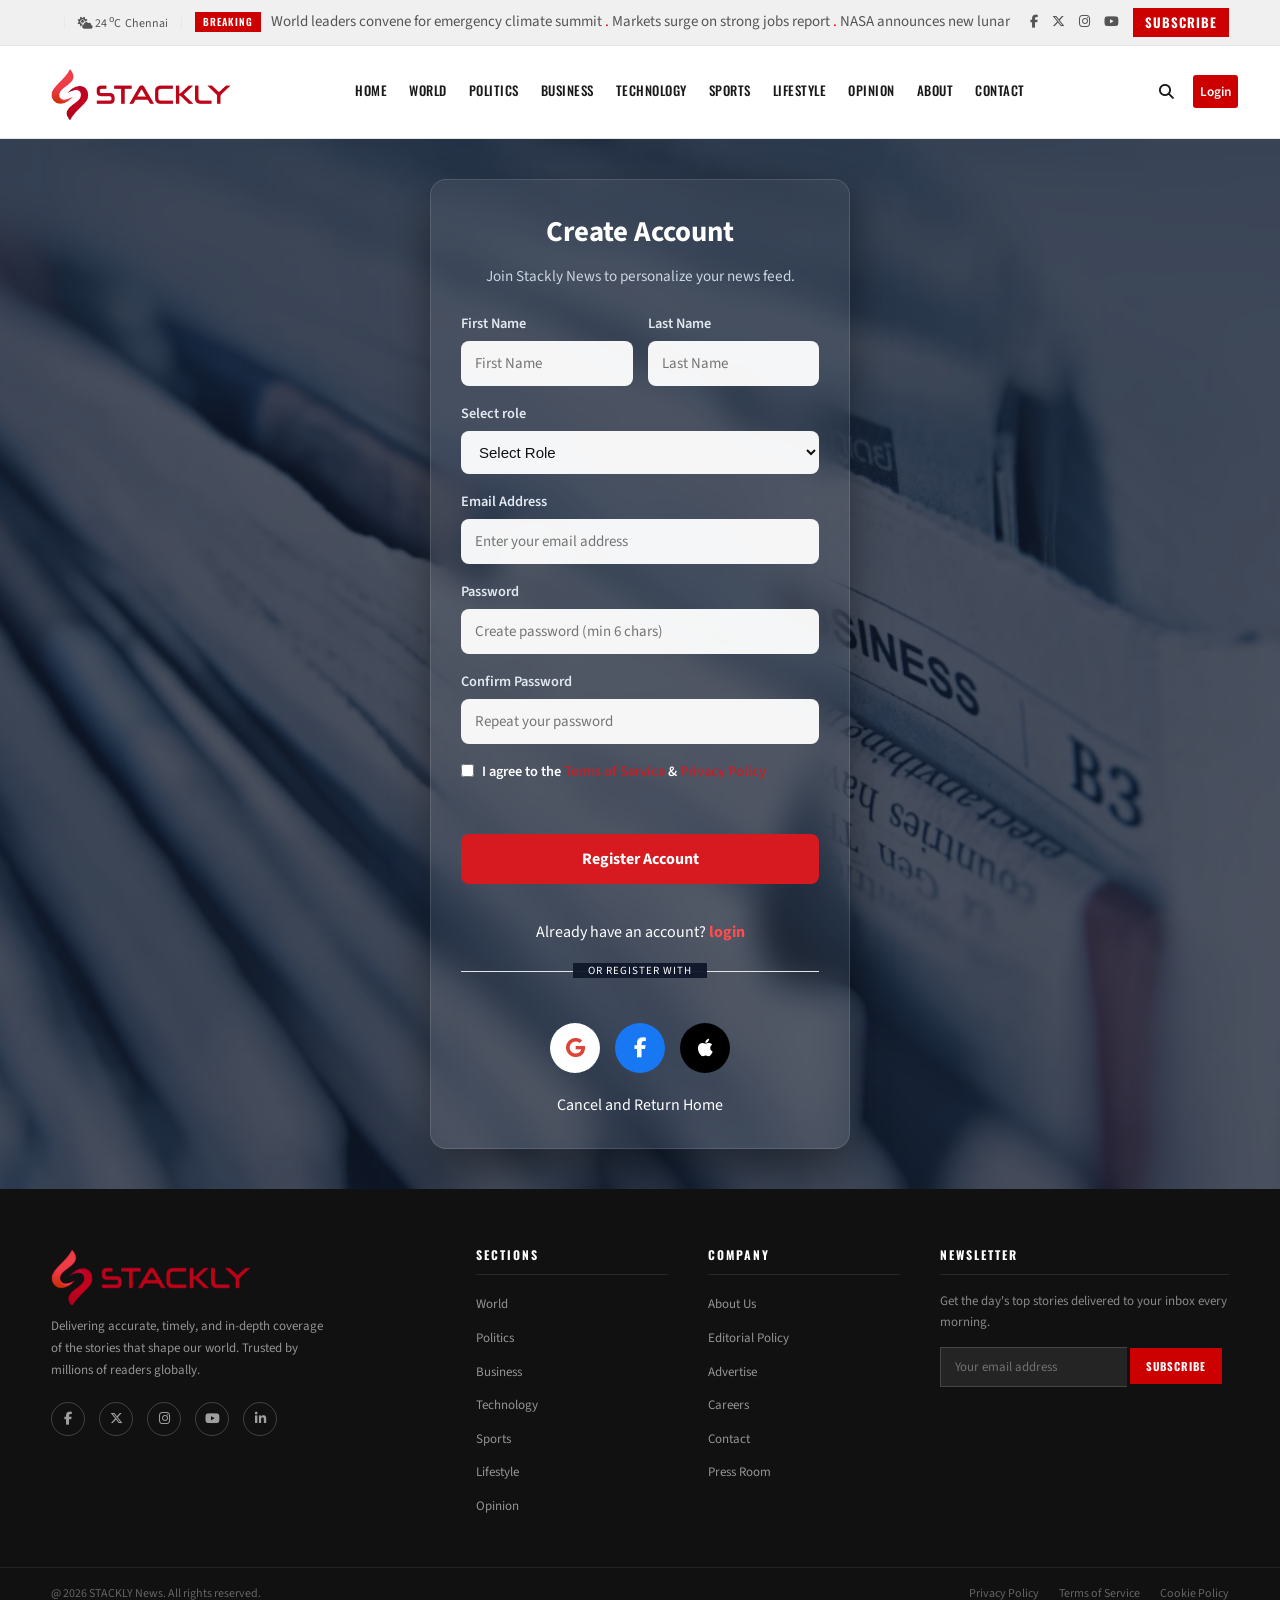
<file: signup.html>
<!DOCTYPE html>
<html lang="en">

<head>
    <meta charset="UTF-8">
    <meta name="viewport" content="width=device-width, initial-scale=1.0">
    <title>STACKLY News - Create Account</title>
    <link rel="preconnect" href="https://fonts.googleapis.com">
    <link rel="preconnect" href="https://fonts.gstatic.com" crossorigin>
    <link
        href="https://fonts.googleapis.com/css2?family=Oswald:wght@400;500;600;700&family=Merriweather:ital,wght@0,400;0,700;1,400&family=Source+Sans+3:wght@300;400;600;700&display=swap"
        rel="stylesheet">
    <link rel="stylesheet" href="https://cdnjs.cloudflare.com/ajax/libs/font-awesome/6.5.0/css/all.min.css">
    <link rel="stylesheet" href="style.css">
    <link rel="stylesheet" href="login.css">
    <style>
        /* Supplementary/Overrides specifically to maintain sign-in style parity */
        .login-options {
            margin-bottom: 15px;
        }

        .login-options .terms-label {
            display: flex;
            align-items: flex-start;
            gap: 8px;
            cursor: pointer;
            font-size: 0.9rem;
            color: #fff;
            text-align: left;
        }

        .login-options .terms-label input {
            width: auto;
            margin-top: 4px;
        }

        .login-options .terms-label a {
            color: #d71920;
            text-decoration: none;
            font-weight: 600;
        }

        .login-options .terms-label a:hover {
            text-decoration: underline;
        }

        .form-row {
            display: flex;
            gap: 15px;
        }

        .form-row .input-group {
            flex: 1;
        }

        @media (max-width: 480px) {
            .form-row {
                flex-direction: column;
                gap: 0;
            }
        }
    </style>
</head>

<body>

    <!-- ========== TOP UTILITY BAR ========== -->
    <div class="top-bar">
        <div class="container top-bar-inner">
            <div class="top-bar-left">
                <span id="live-date"></span>
                <span class="sep">|</span>
                <span><i class="fa-solid fa-cloud-sun"></i> 24 <sup>o</sup>C &nbsp;Chennai</span>
                <span class="sep">|</span>
                <span class="breaking-ticker">
                    <span class="breaking-label">BREAKING</span>
                    <div class="ticker-wrap">
                        <div class="ticker-track" id="ticker">
                            <span>World leaders convene for emergency climate summit <span class="ticker-dot">.</span>
                                Markets surge on strong jobs report <span class="ticker-dot">.</span> NASA announces new
                                lunar mission date<span class="ticker-dot">.</span> Major merger shakes the tech sector
                                <span class="ticker-dot">.</span> Championship final set for Sunday showdown <span
                                    class="ticker-dot">.</span>
                        </div>
                    </div>
                </span>
            </div>
            <div class="top-bar-right">
                <a href="./404.html" aria-label="Facebook"><i class="fa-brands fa-facebook-f"></i></a>
                <a href="./404.html" aria-label="Twitter/X"><i class="fa-brands fa-x-twitter"></i></a>
                <a href="./404.html" aria-label="Instagram"><i class="fa-brands fa-instagram"></i></a>
                <a href="./404.html" aria-label="YouTube"><i class="fa-brands fa-youtube"></i></a>
                <a href="./404.html" class="subscribe-btn">SUBSCRIBE</a>
            </div>
        </div>
    </div>

    <!-- ========== MAIN HEADER ========== -->
    <header class="main-header" id="main-header">
        <div class="container header-inner">
            <div class="logo">
                <a href="./index.html"><img src="./src/logo/Untitled design (20)-compressed.webp" alt=""></a>
                <p>DAILY NEWS </p>
            </div>
            <nav class="main-nav" id="main-nav">
                <ul>
                    <li><a href="./index.html" class="nav-link " data-page="home">HOME</a></li>
                    <li><a href="./world.html" class="nav-link" data-page="world">WORLD</a></li>
                    <li><a href="./politics.html" class="nav-link" data-page="politics">POLITICS</a></li>
                    <li><a href="./business.html" class="nav-link" data-page="business">BUSINESS</a></li>
                    <li><a href="./technology.html" class="nav-link" data-page="technology">TECHNOLOGY</a></li>
                    <li><a href="./sports.html" class="nav-link" data-page="sports">SPORTS</a></li>
                    <li><a href="./lifestyle.html" class="nav-link" data-page="lifestyle">LIFESTYLE</a></li>
                    <li><a href="./opinion.html" class="nav-link" data-page="opinion">OPINION</a></li>
                    <li><a href="./about.html" class="nav-link" data-page="about">ABOUT</a></li>
                    <li><a href="./contact.html" class="nav-link" data-page="contact">CONTACT</a></li>
                </ul>
            </nav>
            <div class="header-controls">
                <button class="ctrl-btn" id="search-btn" aria-label="Search"><i
                        class="fa-solid fa-magnifying-glass"></i></button>

                <button class="ctrl-btn hamburger" id="menu-toggle" aria-label="Menu" aria-controls="mobile-nav"
                    aria-expanded="false"><i class="fa-solid fa-bars"></i></button>
                <a href="./login.html" class="login-btn"><button>Login</button></a>
            </div>
        </div>
        <!-- Search bar -->
        <div class="search-bar" id="search-bar">
            <div class="container">
                <input type="text" placeholder="Search for news, topics, or reporters..." id="search-input">
                <button id="search-close"><i class="fa-solid fa-xmark"></i></button>
            </div>
        </div>
        <!-- Mobile nav -->
        <div class="mobile-nav" id="mobile-nav">
            <ul>
                <li><a href="./index.html" class="nav-link " data-page="home">HOME</a></li>
                <li><a href="./world.html" class="nav-link" data-page="world">WORLD</a></li>
                <li><a href="./politics.html" class="nav-link" data-page="politics">POLITICS</a></li>
                <li><a href="./business.html" class="nav-link" data-page="business">BUSINESS</a></li>
                <li><a href="./technology.html" class="nav-link" data-page="technology">TECHNOLOGY</a></li>
                <li><a href="./sports.html" class="nav-link" data-page="sports">SPORTS</a></li>
                <li><a href="./lifestyle.html" class="nav-link" data-page="lifestyle">LIFESTYLE</a></li>
                <li><a href="./opinion.html" class="nav-link" data-page="opinion">OPINION</a></li>
                <li><a href="./about.html" class="nav-link" data-page="about">ABOUT</a></li>
                <li><a href="./contact.html" class="nav-link" data-page="contact">CONTACT</a></li>
            </ul>
        </div>
    </header>

    <!-- ========== SIGN UP FORM MAIN SECTION ========== -->
    <div class="login-main">
        <div class="login-container">
            <div class="login-card">

                <h2>Create Account</h2>
                <p>Join Stackly News to personalize your news feed.</p>

                <form id="signupForm">

                    <div class="form-row">
                        <div class="input-group">
                            <label for="firstName">First Name</label>
                            <input type="text" id="firstName" placeholder="First Name" required>
                        </div>
                        <div class="input-group">
                            <label for="lastName">Last Name</label>
                            <input type="text" id="lastName" placeholder="Last Name" required>
                        </div>
                    </div>

                    <div class="input-group">
                        <label for="role">Select role</label>
                        <select id="role" required>
                            <option value="">Select Role</option>
                            <option value="admin">Admin</option>
                            <option value="user">User</option>
                        </select>
                    </div>

                    <div class="input-group">
                        <label for="email">Email Address</label>
                        <input type="email" id="email" placeholder="Enter your email address" required>
                    </div>

                    <div class="input-group">
                        <label for="password">Password</label>
                        <div class="password-box">
                            <input type="password" id="password" placeholder="Create password (min 6 chars)" required>
                        </div>
                    </div>

                    <div class="input-group">
                        <label for="confirmPassword">Confirm Password</label>
                        <div class="password-box">
                            <input type="password" id="confirmPassword" placeholder="Repeat your password" required>
                        </div>
                    </div>

                    <div class="login-options">
                        <label class="terms-label">
                            <input type="checkbox" id="terms" required>
                            <span>I agree to the <a href="./404.html">Terms of Service</a> & <a
                                    href="./404.html">Privacy Policy</a></span>
                        </label>
                    </div>

                    <div id="errorMsg"></div>

                    <button type="submit" class="login-btn1">
                        Register Account
                    </button>

                </form>

                <div class="create-account">
                    <a href="./login.html">
                        Already have an account? <strong>login</strong>
                    </a>
                </div>

                <div class="divider">
                    <span>OR REGISTER WITH</span>
                </div>

                <div class="social-login">
                    <a href="./404.html">

                        <button type="button" class="social-btn google">
                            <i class="fa-brands fa-google"></i>
                        </button>
                    </a>
                    <a href="./404.html">

                        <button type="button" class="social-btn facebook">
                            <i class="fa-brands fa-facebook-f"></i>
                        </button>
                    </a>
                    <a href="./404.html">

                        <button type="button" class="social-btn apple">
                            <i class="fa-brands fa-apple"></i>
                        </button>
                    </a>
                </div>

                <div class="guest-login">
                    <a href="./index.html">Cancel and Return Home</a>
                </div>

            </div>
        </div>
    </div>

    <!-- ========== FOOTER ========== -->
    <footer class="site-footer">
        <div class="container footer-grid">
            <div class="footer-brand">
                <div class="footer-logo">
                    <a href="./index.html"><img src="./src/logo/Untitled design (20)-compressed.webp" alt=""></a>
                </div>
                <p>Delivering accurate, timely, and in-depth coverage of the stories that shape our world. Trusted by
                    millions of readers globally.</p>
                <div class="footer-socials">
                    <a href="./404.html"><i class="fa-brands fa-facebook-f"></i></a>
                    <a href="./404.html"><i class="fa-brands fa-x-twitter"></i></a>
                    <a href="./404.html"><i class="fa-brands fa-instagram"></i></a>
                    <a href="./404.html"><i class="fa-brands fa-youtube"></i></a>
                    <a href="./404.html"><i class="fa-brands fa-linkedin-in"></i></a>
                </div>
            </div>
            <div class="footer-col">
                <h4>SECTIONS</h4>
                <ul>
                    <li><a href="./404.html">World</a></li>
                    <li><a href="./404.html">Politics</a></li>
                    <li><a href="./404.html">Business</a></li>
                    <li><a href="./404.html">Technology</a></li>
                    <li><a href="./404.html">Sports</a></li>
                    <li><a href="./404.html">Lifestyle</a></li>
                    <li><a href="./404.html">Opinion</a></li>
                </ul>
            </div>
            <div class="footer-col">
                <h4>COMPANY</h4>
                <ul>
                    <li><a href="./about.html">About Us</a></li>
                    <li><a href="./404.html">Editorial Policy</a></li>
                    <li><a href="./404.html">Advertise</a></li>
                    <li><a href="./404.html">Careers</a></li>
                    <li><a href="./contact.html">Contact</a></li>
                    <li><a href="./404.html">Press Room</a></li>
                </ul>
            </div>
            <div class="footer-col">
                <h4>NEWSLETTER</h4>
                <p>Get the day's top stories delivered to your inbox every morning.</p>
                <div class="newsletter-form">
                    <form id="newsletter">
                        <input type="email" id="newsLetterEmail" placeholder="Your email address" required>
                        <button type="submit">SUBSCRIBE</button><br>
                        <small id="emailError" class="email-error"></small>
                    </form>
                </div>
            </div>
        </div>
        <div class="footer-bottom">
            <div class="container footer-bottom-inner">
                <span>@ 2026 STACKLY News. All rights reserved.</span>
                <div class="footer-links">
                    <a href="./404.html">Privacy Policy</a>
                    <a href="./404.html">Terms of Service</a>
                    <a href="./404.html">Cookie Policy</a>
                </div>
            </div>
        </div>
    </footer>

    <script src="app.js"></script>
    <script src="./newsletter.js"></script>
    <script src="./signup.js"></script>
</body>

</html>
</file>
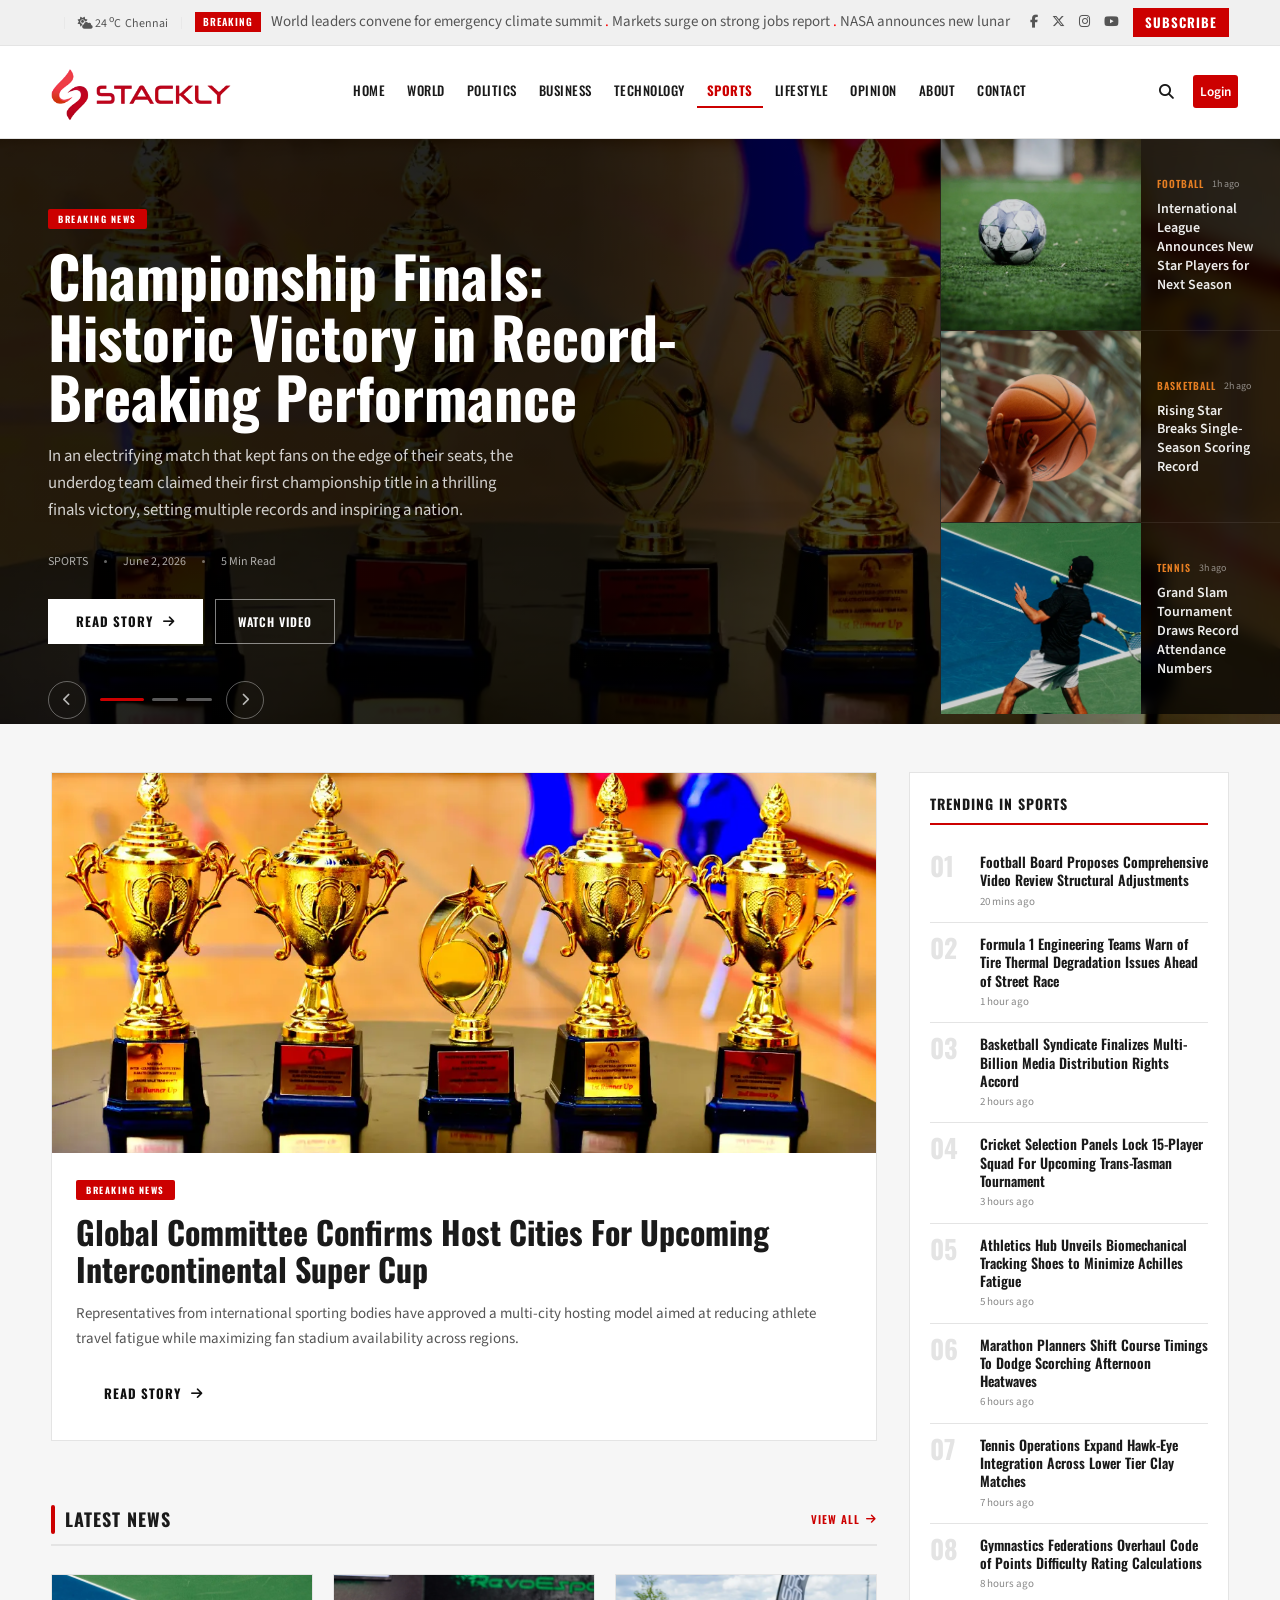
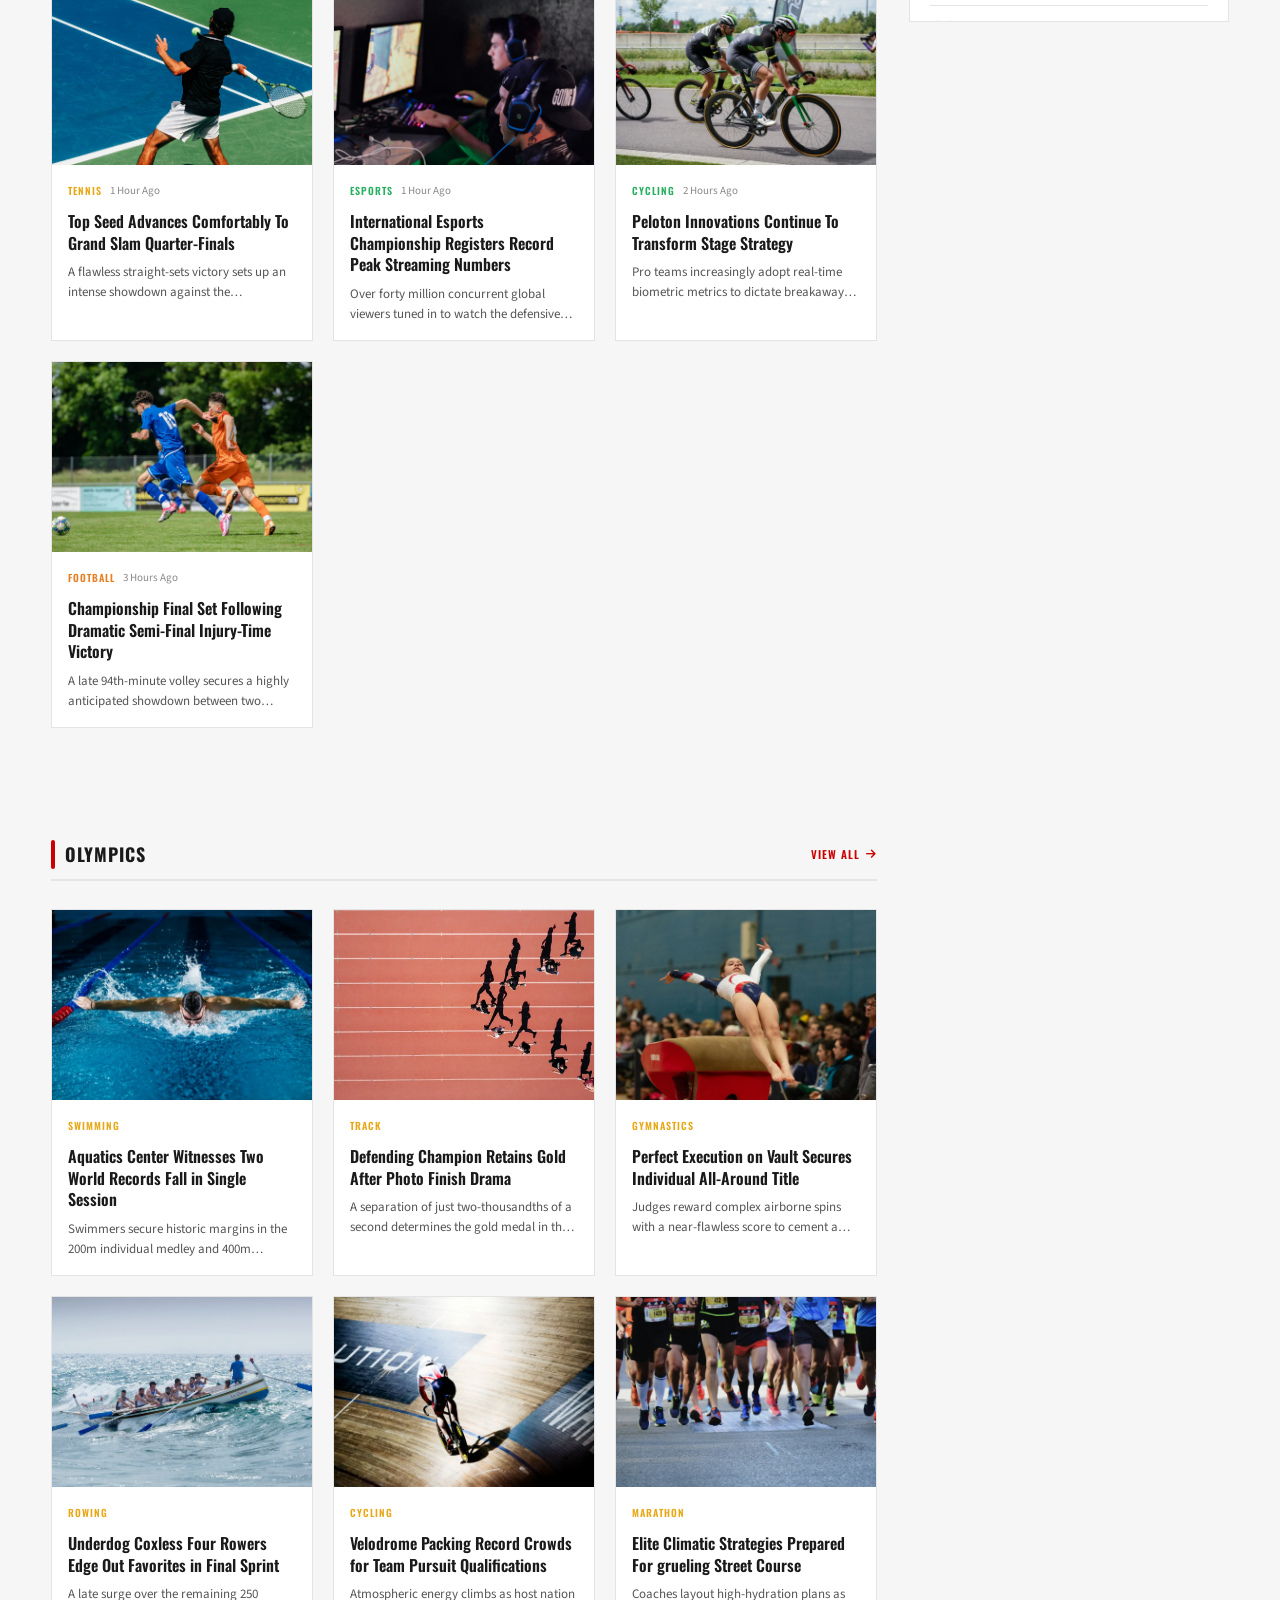
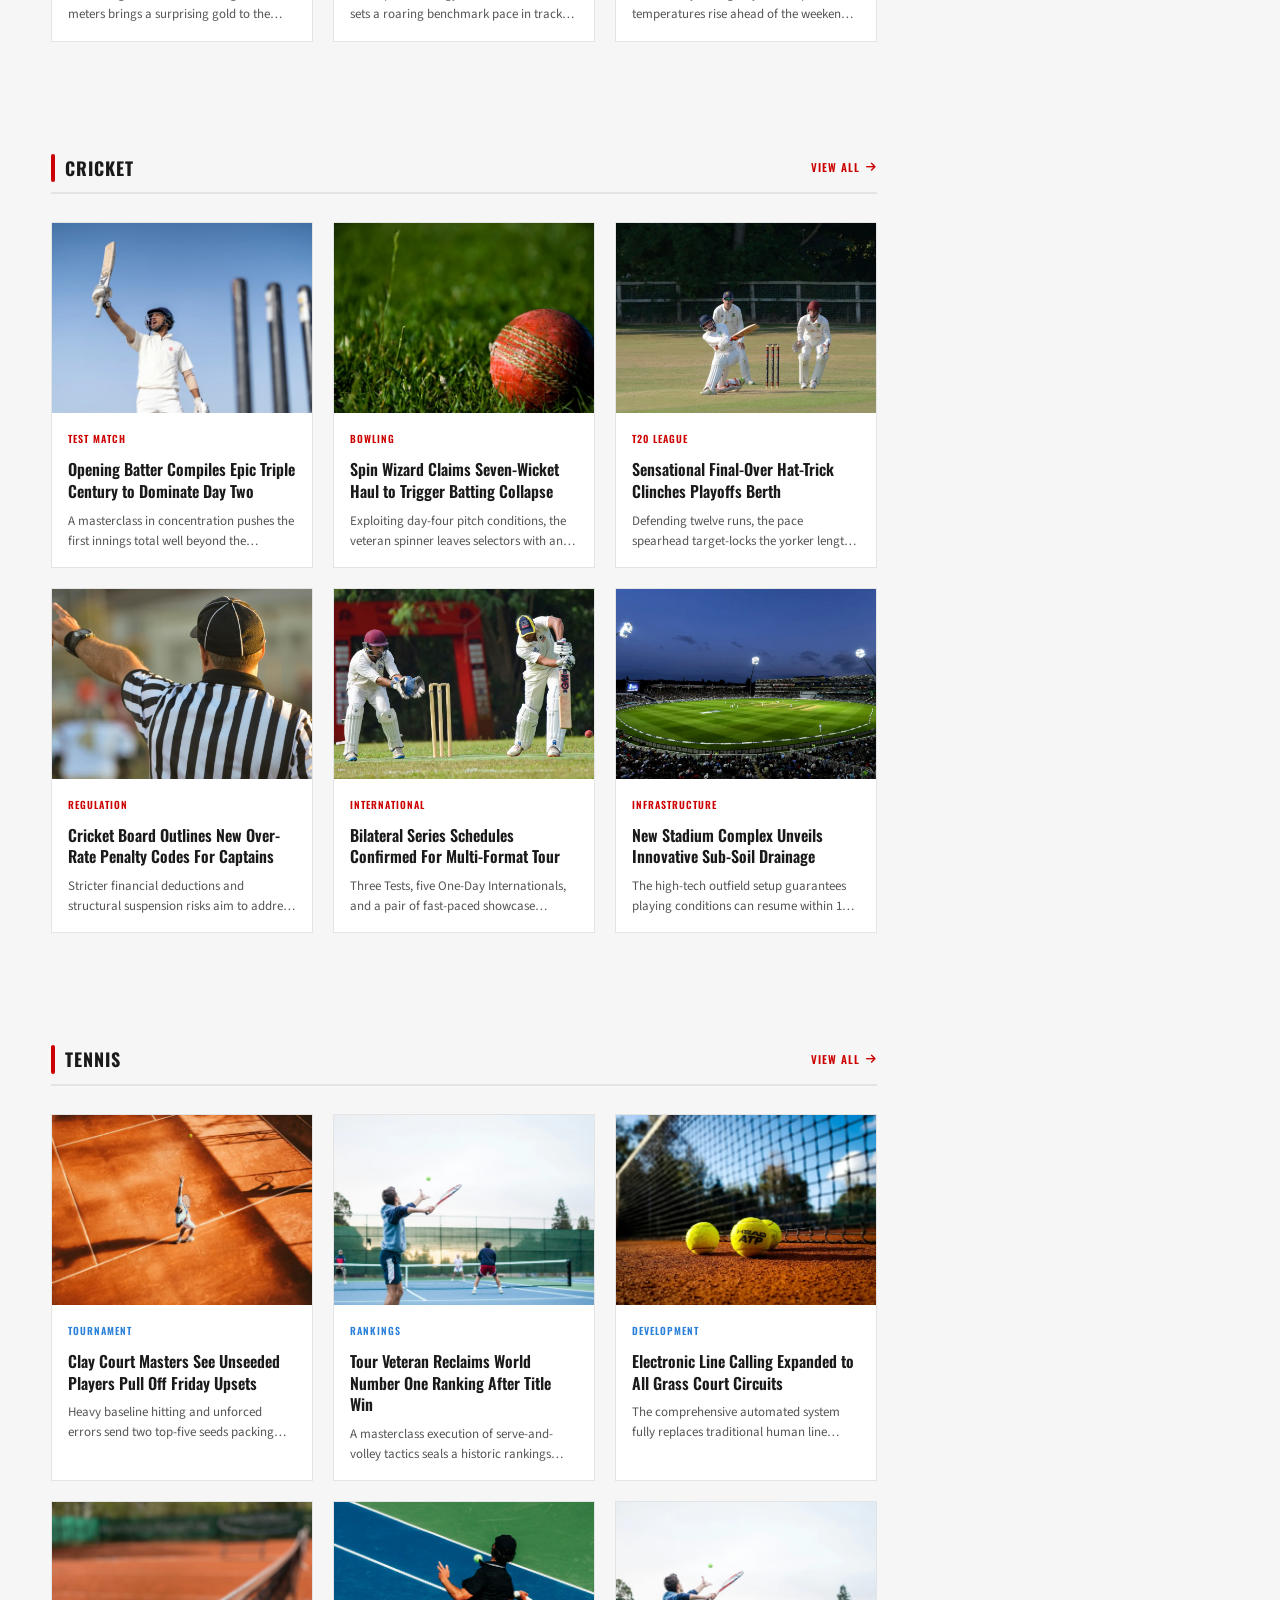
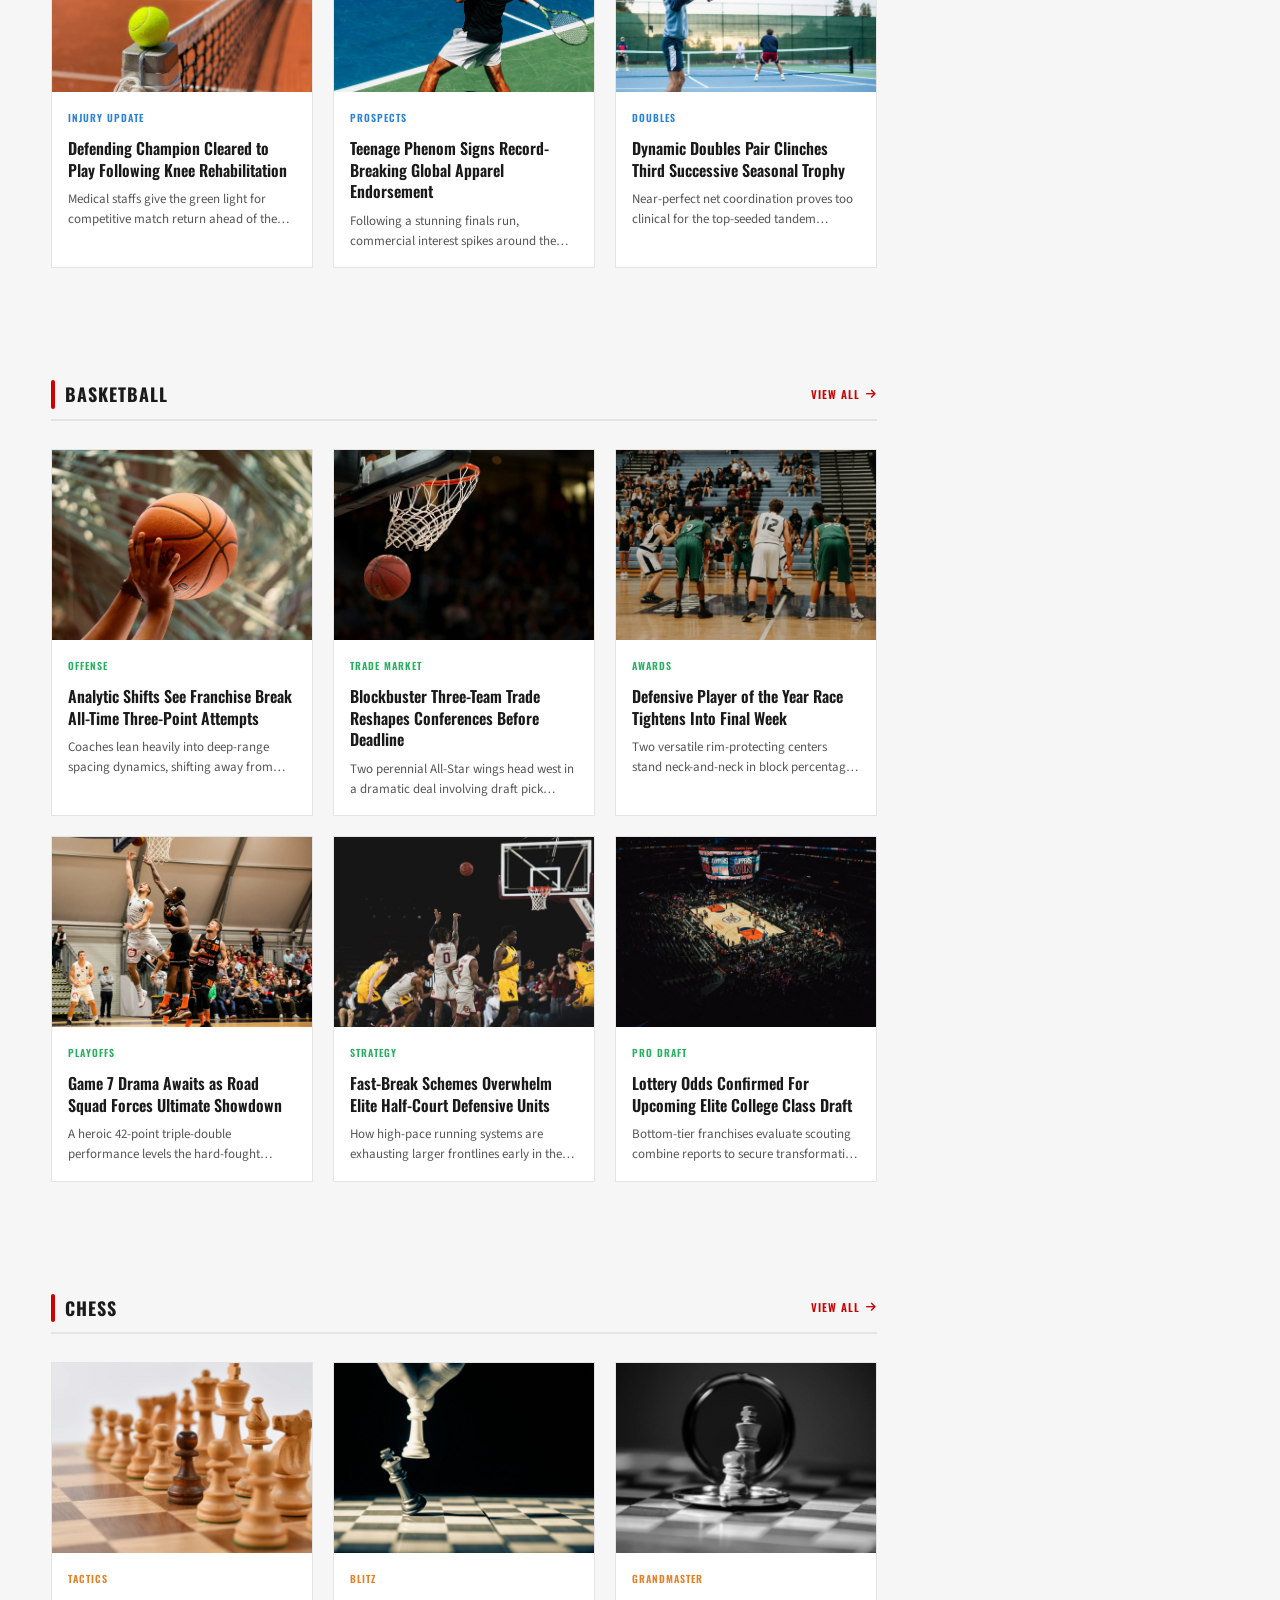
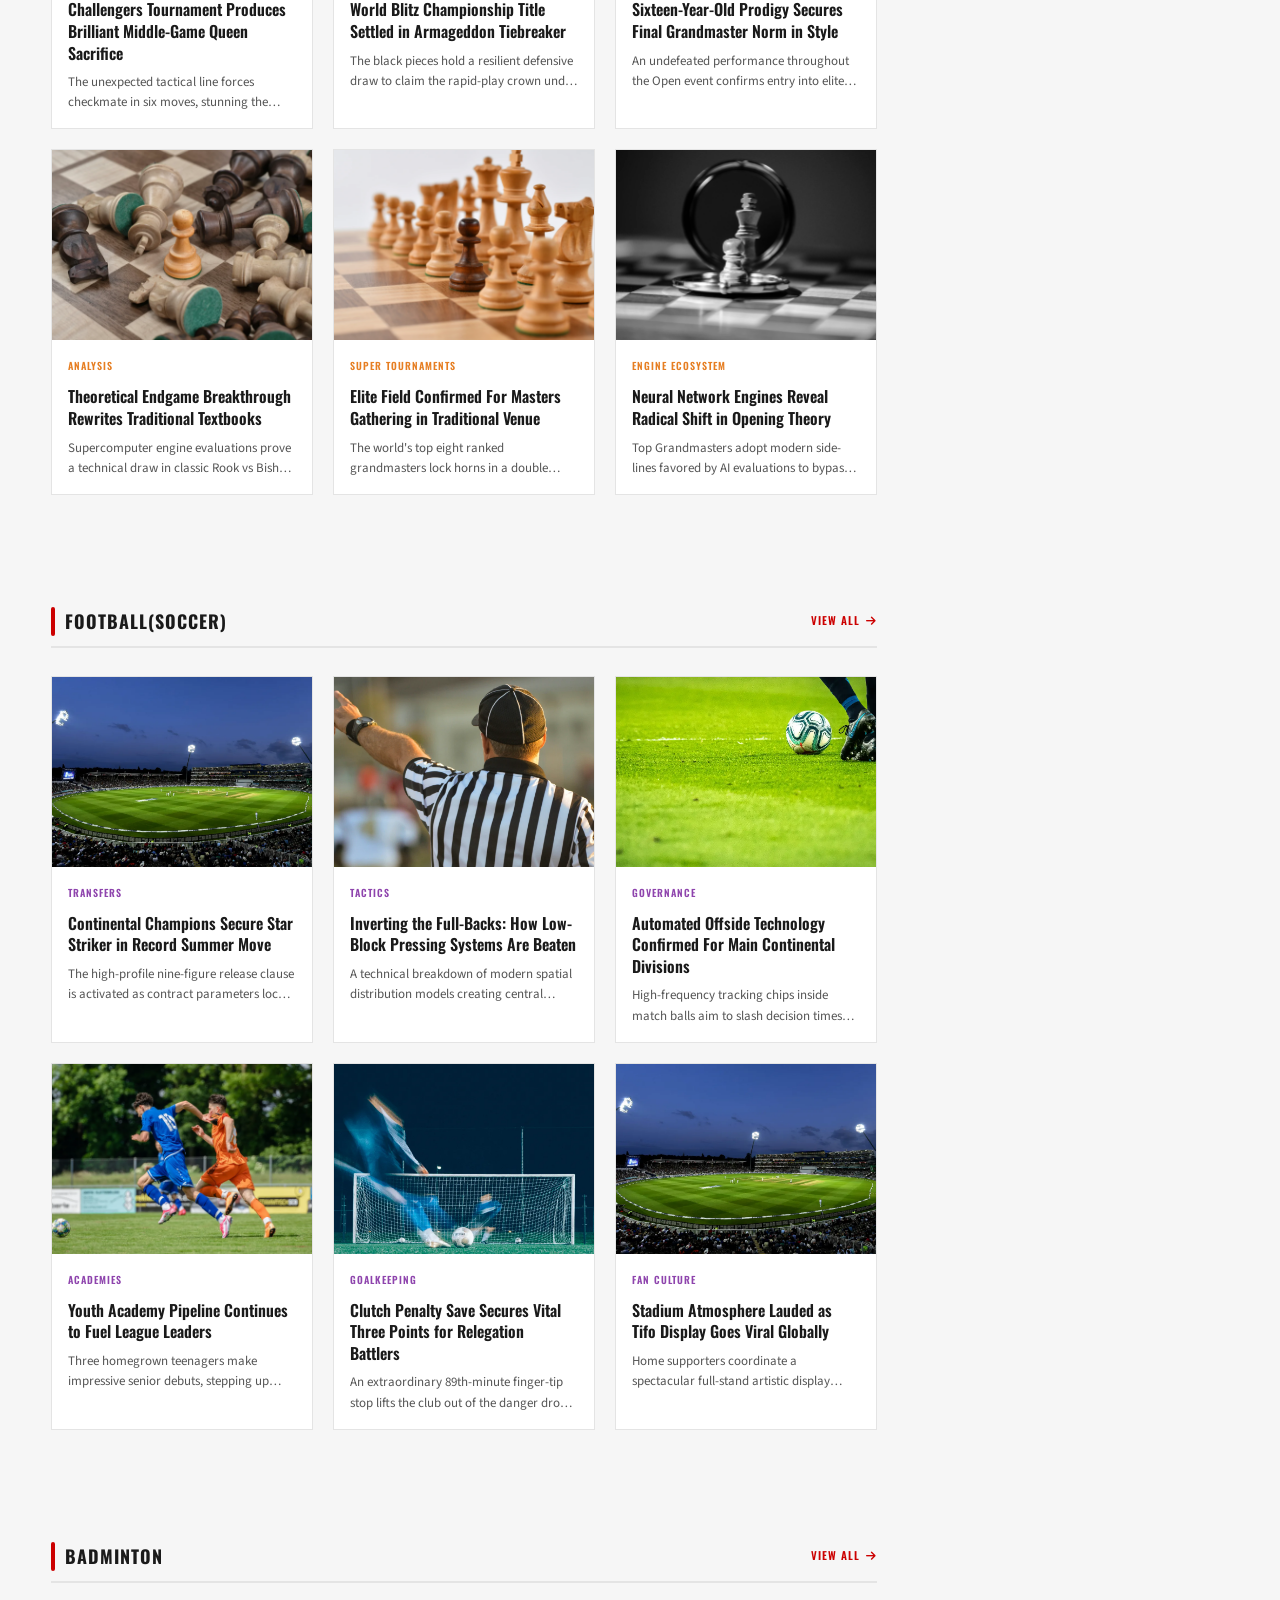
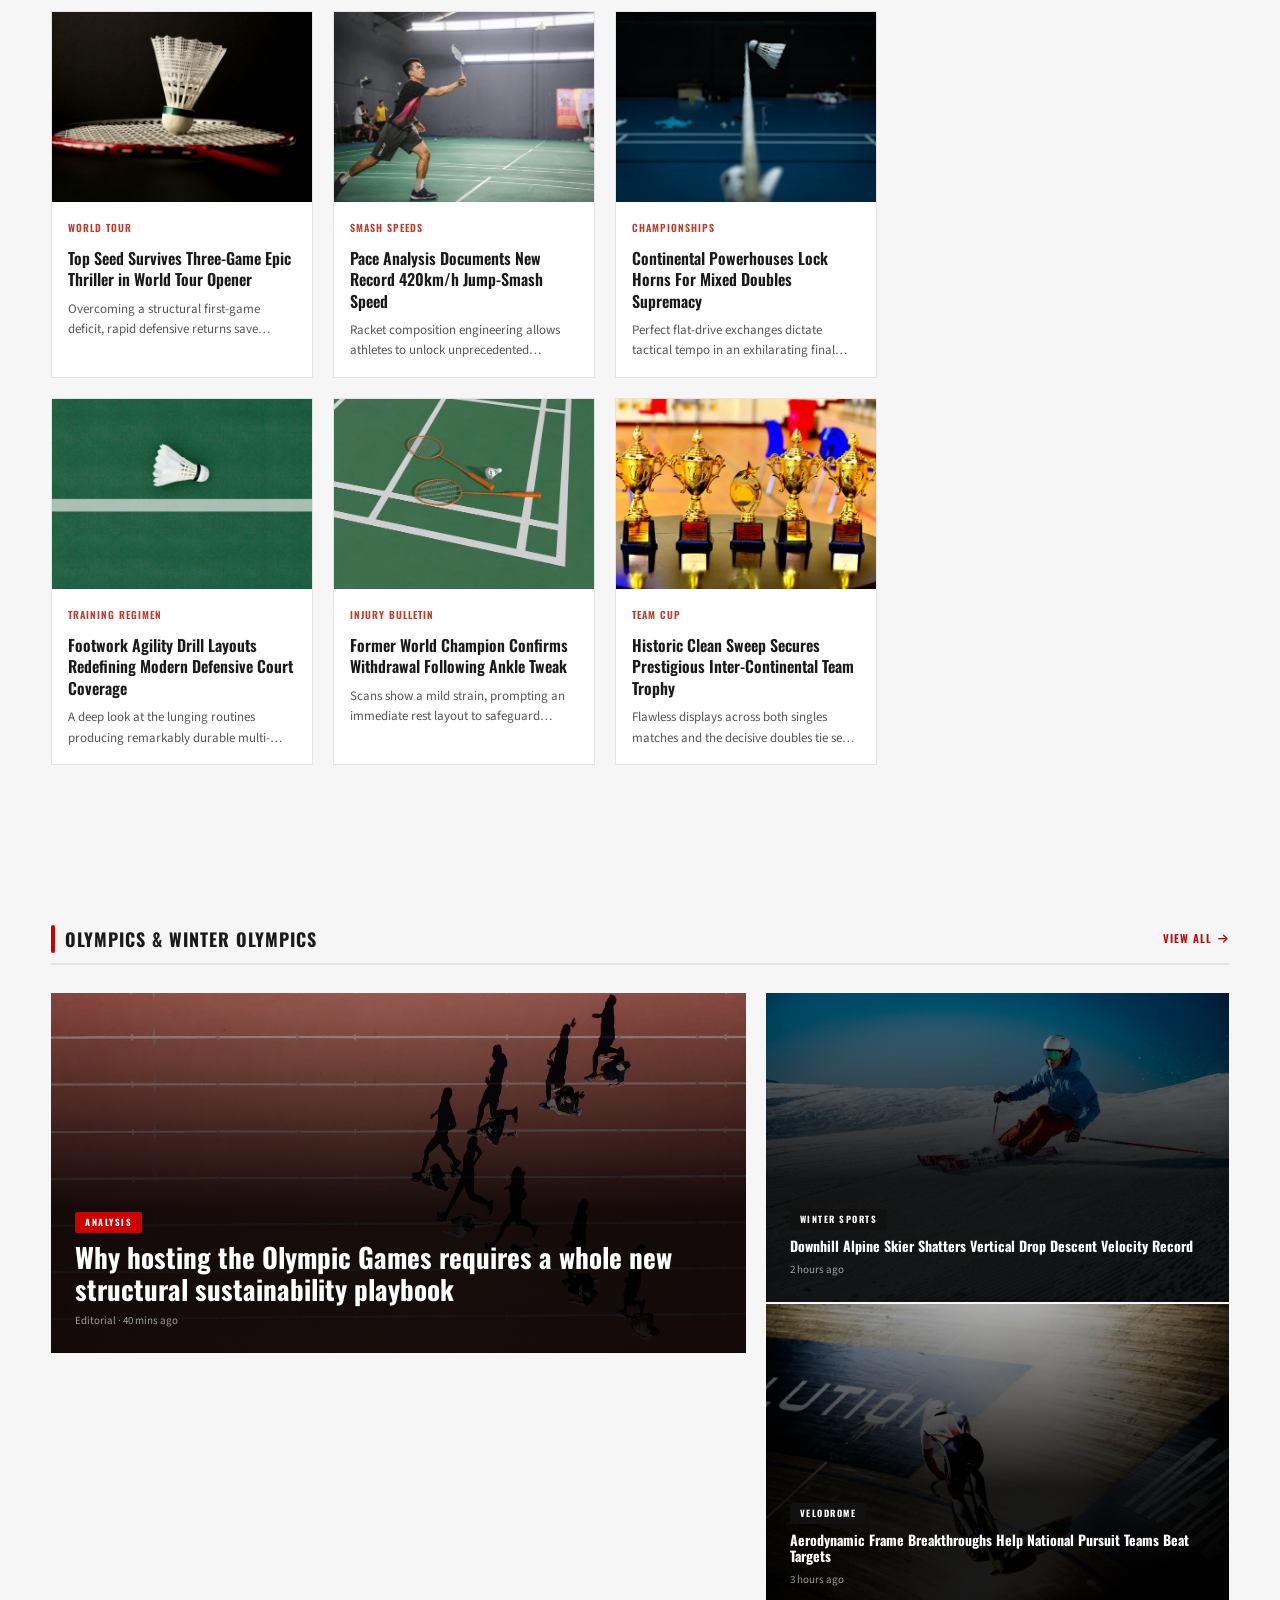
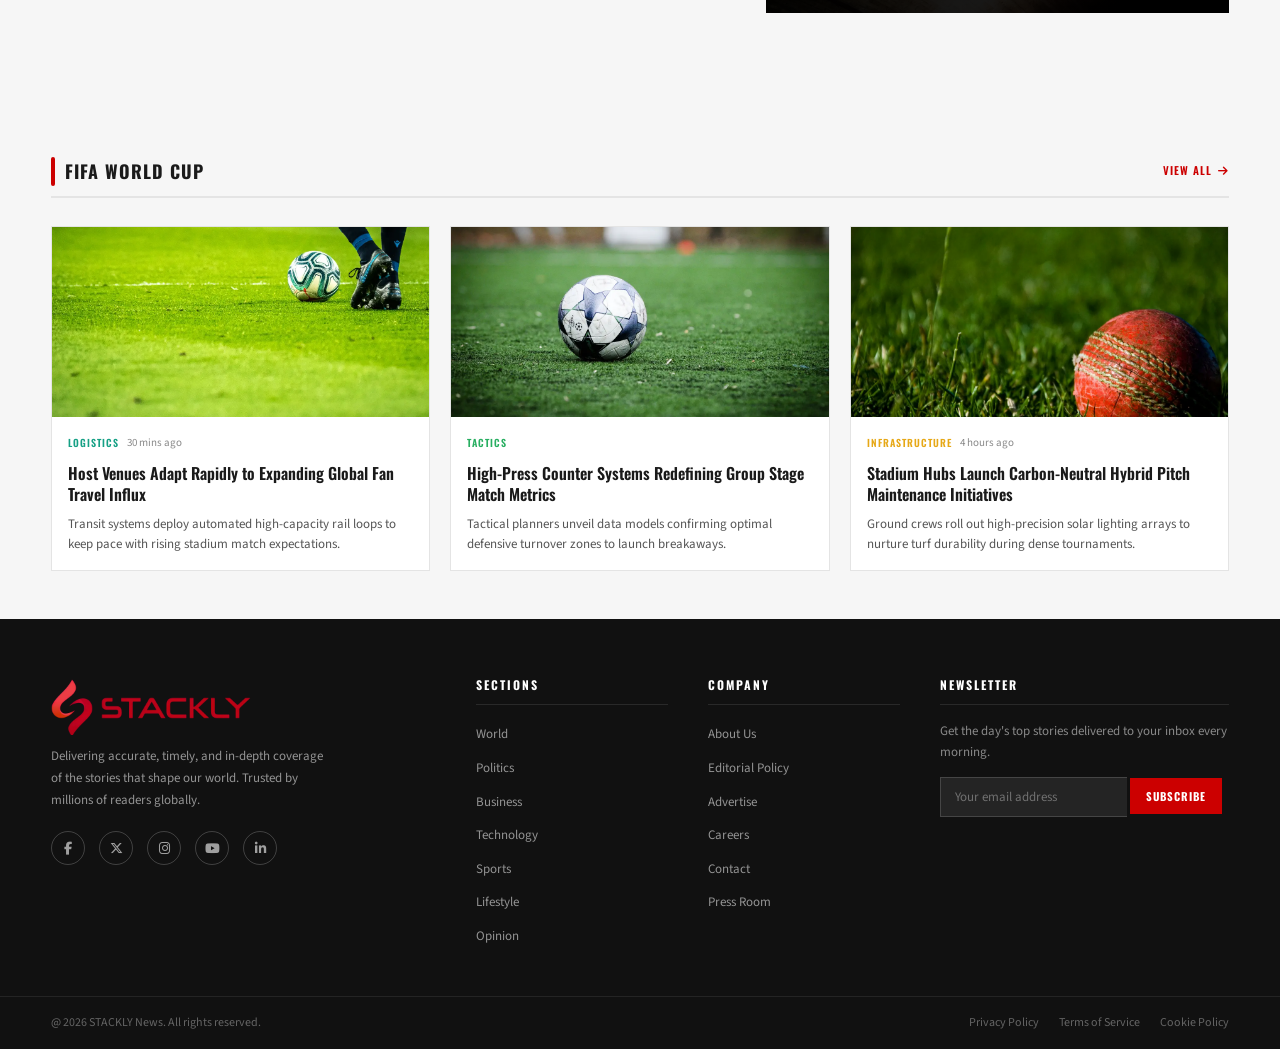
<file: sports.html>
<!DOCTYPE html>
<html lang="en">

<head>
    <meta charset="UTF-8">
    <meta name="viewport" content="width=device-width, initial-scale=1.0">
    <title>SPORTS NEWS</title>
    <link rel="preconnect" href="https://fonts.googleapis.com">
    <link rel="preconnect" href="https://fonts.gstatic.com" crossorigin>
    <link
        href="https://fonts.googleapis.com/css2?family=Oswald:wght@400;500;600;700&family=Merriweather:ital,wght@0,400;0,700;1,400&family=Source+Sans+3:wght@300;400;600;700&display=swap"
        rel="stylesheet">
    <link rel="stylesheet" href="https://cdnjs.cloudflare.com/ajax/libs/font-awesome/6.5.0/css/all.min.css">
    <link rel="stylesheet" href="style.css">
</head>

<body>

    <!-- ========== TOP UTILITY BAR ========== -->
    <div class="top-bar">
        <div class="container top-bar-inner">
            <div class="top-bar-left">
                <span id="live-date"></span>
                <span class="sep">|</span>
                <span><i class="fa-solid fa-cloud-sun"></i> 24 <sup>o</sup>C &nbsp;Chennai</span>
                <span class="sep">|</span>
                <span class="breaking-ticker">
                    <span class="breaking-label">BREAKING</span>
                    <div class="ticker-wrap">
                        <div class="ticker-track" id="ticker">
                            <span>World leaders convene for emergency climate summit <span class="ticker-dot">.</span>
                                Markets surge on strong jobs report <span class="ticker-dot">.</span> NASA announces new
                                lunar mission date<span class="ticker-dot">.</span> Major merger shakes the tech sector
                                <span class="ticker-dot">.</span> Championship final set for Sunday showdown <span
                                    class="ticker-dot">.</span>
                        </div>
                    </div>
                </span>
            </div>
            <div class="top-bar-right">
                <a href="./404.html" aria-label="Facebook"><i class="fa-brands fa-facebook-f"></i></a>
                <a href="./404.html" aria-label="Twitter/X"><i class="fa-brands fa-x-twitter"></i></a>
                <a href="./404.html" aria-label="Instagram"><i class="fa-brands fa-instagram"></i></a>
                <a href="./404.html" aria-label="YouTube"><i class="fa-brands fa-youtube"></i></a>
                <a href="./404.html" class="subscribe-btn">SUBSCRIBE</a>
            </div>
        </div>
    </div>

    <!-- ========== MAIN HEADER ========== -->
    <header class="main-header" id="main-header">
        <div class="container header-inner">
            <div class="logo">
                <a href="./index.html"><img src="./src/logo/Untitled design (20)-compressed.webp" alt=""></a>
                <p>DAILY NEWS </p>
            </div>
            <nav class="main-nav" id="main-nav">
                <ul>
                    <li><a href="./index.html" class="nav-link " data-page="home">HOME</a></li>
                    <li><a href="./world.html" class="nav-link" data-page="world">WORLD</a></li>
                    <li><a href="./politics.html" class="nav-link" data-page="politics">POLITICS</a></li>
                    <li><a href="./business.html" class="nav-link" data-page="business">BUSINESS</a></li>
                    <li><a href="./technology.html" class="nav-link" data-page="technology">TECHNOLOGY</a></li>
                    <li><a href="./sports.html" class="nav-link active" data-page="sports">SPORTS</a></li>
                    <li><a href="./lifestyle.html" class="nav-link" data-page="lifestyle">LIFESTYLE</a></li>
                    <li><a href="./opinion.html" class="nav-link" data-page="opinion">OPINION</a></li>
                    <li><a href="./about.html" class="nav-link" data-page="about">ABOUT</a></li>
                    <li><a href="./contact.html" class="nav-link" data-page="contact">CONTACT</a></li>
                </ul>
            </nav>
            <div class="header-controls">
                <button class="ctrl-btn" id="search-btn" aria-label="Search"><i
                        class="fa-solid fa-magnifying-glass"></i></button>

                <button class="ctrl-btn hamburger" id="menu-toggle" aria-label="Menu" aria-controls="mobile-nav"
                    aria-expanded="false"><i class="fa-solid fa-bars"></i></button>
                <a href="./404.html" class="login-btn"><button>Login</button></a>
            </div>
        </div>
        <!-- Search bar -->
        <div class="search-bar" id="search-bar">
            <div class="container">
                <input type="text" placeholder="Search for news, topics, or reporters..." id="search-input">
                <button id="search-close"><i class="fa-solid fa-xmark"></i></button>
            </div>
        </div>
        <!-- Mobile nav -->
        <div class="mobile-nav" id="mobile-nav">
            <ul>
                <li><a href="./index.html" class="nav-link " data-page="home">HOME</a></li>
                <li><a href="./world.html" class="nav-link" data-page="world">WORLD</a></li>
                <li><a href="./politics.html" class="nav-link" data-page="politics">POLITICS</a></li>
                <li><a href="./business.html" class="nav-link" data-page="business">BUSINESS</a></li>
                <li><a href="./technology.html" class="nav-link" data-page="technology">TECHNOLOGY</a></li>
                <li><a href="./sports.html" class="nav-link active" data-page="sports">SPORTS</a></li>
                <li><a href="./lifestyle.html" class="nav-link" data-page="lifestyle">LIFESTYLE</a></li>
                <li><a href="./opinion.html" class="nav-link" data-page="opinion">OPINION</a></li>
                <li><a href="./about.html" class="nav-link" data-page="about">ABOUT</a></li>
                <li><a href="./contact.html" class="nav-link" data-page="contact">CONTACT</a></li>
            </ul>
        </div>
    </header>

    <!-- HERO SECTION -->
    <section class="hero-section">

        <!-- Slide 1 -->
        <div class="hero-slide active">

            <img class="hero-slide-img" src="./src/sports/jelly-dollar-u715bKFZBvA-unsplash-compressed.webp"
                alt="Sports News">

            <div class="hero-overlay"></div>

            <div class="hero-container">

                <div class="hero-content">

                    <span class="badge-pill badge-red">
                        BREAKING NEWS
                    </span>

                    <h1 class="hero-title">
                        Championship Finals: Historic Victory in Record-Breaking Performance
                    </h1>

                    <p class="hero-desc">
                        In an electrifying match that kept fans on the edge of their seats, the underdog team
                        claimed their first championship title in a thrilling finals victory, setting multiple
                        records and inspiring a nation.
                    </p>

                    <div class="hero-meta">
                        <span>SPORTS</span>
                        <span class="sep-dot"></span>
                        <span>June 2, 2026</span>
                        <span class="sep-dot"></span>
                        <span>5 Min Read</span>
                    </div>

                    <div style="display:flex;gap:12px;">
                        <a href="./404.html" class="btn-primary">
                            READ STORY
                            <i class="fa-solid fa-arrow-right"></i>
                        </a>

                        <a href="./404.html" class="btn-outline">
                            WATCH VIDEO
                        </a>
                    </div>

                </div>

                <!-- Sidebar -->
                <div class="hero-sidebar">

                    <a href="./404.html" class="hero-sidebar-item">

                        <div class="sidebar-thumb">
                            <img src="./src/sports/daniel-norin-lBhhnhndpE0-unsplash-compressed.webp" alt="Football">
                        </div>

                        <div class="sidebar-info">

                            <div class="cat-time">
                                <span class="cat-label cat-sports">FOOTBALL</span>
                                <span class="time">1h ago</span>
                            </div>

                            <h3>
                                International League Announces New Star Players for Next Season
                            </h3>

                        </div>

                    </a>

                    <a href="./404.html" class="hero-sidebar-item">

                        <div class="sidebar-thumb">
                            <img src="./src/sports/abhay-siby-mathew-HCi8OFNa_F8-unsplash-compressed.webp"
                                alt="Basketball">
                        </div>

                        <div class="sidebar-info">

                            <div class="cat-time">
                                <span class="cat-label cat-sports">BASKETBALL</span>
                                <span class="time">2h ago</span>
                            </div>

                            <h3>
                                Rising Star Breaks Single-Season Scoring Record
                            </h3>

                        </div>

                    </a>

                    <a href="./404.html" class="hero-sidebar-item">

                        <div class="sidebar-thumb">
                            <img src="./src/tennis/andrew-heald-C1bGTi-rSus-unsplash-compressed.webp" alt="Tennis">
                        </div>

                        <div class="sidebar-info">

                            <div class="cat-time">
                                <span class="cat-label cat-sports">TENNIS</span>
                                <span class="time">3h ago</span>
                            </div>

                            <h3>
                                Grand Slam Tournament Draws Record Attendance Numbers
                            </h3>

                        </div>

                    </a>

                </div>

            </div>

        </div>

        <!-- Slide 2 -->
        <div class="hero-slide">

            <img class="hero-slide-img" src="./src/sports/steven-lelham-atSaEOeE8Nk-unsplash-compressed.webp"
                alt="Athletics">

            <div class="hero-overlay"></div>

            <div class="hero-container">

                <div class="hero-content">

                    <span class="badge-pill badge-red">
                        TRACK & FIELD
                    </span>

                    <h1 class="hero-title">
                        World Athletics Council Unveils New High-Tech Track Specifications
                    </h1>

                    <p class="hero-desc">
                        Engineered surfaces designed to optimize energy return are expected to shave fractions of a
                        second off world sprint times.
                    </p>

                    <div class="hero-meta">
                        <span>ATHLETICS</span>
                        <span class="sep-dot"></span>
                        <span>June 1, 2026</span>
                        <span class="sep-dot"></span>
                        <span>7 Min Read</span>
                    </div>
                    <div class="hero-btns">
                        <a href="./404.html" class="btn-primary">READ STORY <i class="fa-solid fa-arrow-right"></i></a>
                    </div>
                </div>

            </div>

        </div>

        <!-- Slide 3 -->
        <div class="hero-slide">

            <img class="hero-slide-img" src="./src/sports/joe-neric-HHunRG19kF8-unsplash-compressed.webp"
                alt="Motorsport">

            <div class="hero-overlay"></div>

            <div class="hero-container">

                <div class="hero-content">

                    <span class="badge-pill badge-red">
                        MOTORSPORT
                    </span>

                    <h1 class="hero-title">
                        Championship Final Grid Set After Thrilling Pole Position Clash
                    </h1>

                    <p class="hero-desc">
                        Millions of racing fans prepare for the season's most anticipated, high-speed street circuit
                        showdown.
                    </p>

                    <div class="hero-meta">
                        <span>FORMULA 1</span>
                        <span class="sep-dot"></span>
                        <span>June 1, 2026</span>
                        <span class="sep-dot"></span>
                        <span>4 Min Read</span>
                    </div>
                    <div class="hero-btns">
                        <a href="./404.html" class="btn-primary">READ STORY <i class="fa-solid fa-arrow-right"></i></a>
                    </div>
                </div>

            </div>

        </div>

        <!-- Controls -->
        <div class="hero-controls">

            <button class="hero-nav-btn prev-slide">
                <i class="fa-solid fa-chevron-left"></i>
            </button>

            <div class="hero-dots">
                <span class="hero-dot active"></span>
                <span class="hero-dot"></span>
                <span class="hero-dot"></span>
            </div>

            <button class="hero-nav-btn next-slide">
                <i class="fa-solid fa-chevron-right"></i>
            </button>

        </div>

    </section>

    <!-- MAIN CONTENT -->
    <section class="section-wrap">
        <div class="container">

            <div class="home-main-grid">

                <!-- LEFT CONTENT -->
                <div class="home-content">

                    <!-- FEATURED STORY -->
                    <article class="news-card-featured">
                        <div class="featured-image">
                            <img src="./src/sports/jelly-dollar-u715bKFZBvA-unsplash-compressed.webp"
                                alt="Featured Sports News">
                        </div>

                        <div class="featured-body">

                            <span class="badge-pill badge-red">
                                BREAKING NEWS
                            </span>

                            <h2>
                                Global Committee Confirms Host Cities For Upcoming Intercontinental Super Cup
                            </h2>

                            <p>
                                Representatives from international sporting bodies have approved a multi-city hosting
                                model aimed at reducing athlete travel fatigue while maximizing fan stadium availability
                                across regions.
                            </p>

                            <div class="hero-btns">
                                <a href="./404.html" class="btn-primary">READ STORY <i
                                        class="fa-solid fa-arrow-right"></i></a>
                            </div>
                        </div>
                    </article>

                    <!-- LATEST NEWS -->
                    <div class="section-wrap sticky-header">

                        <div class="section-header">
                            <h2>LATEST NEWS</h2>

                            <a href="./404.html" class="view-all-link">
                                VIEW ALL
                                <i class="fa-solid fa-arrow-right"></i>
                            </a>
                        </div>

                        <div class="cards-grid-3">

                            <article class="news-card">

                                <div class="card-image">
                                    <img src="./src/tennis/andrew-heald-C1bGTi-rSus-unsplash-compressed.webp"
                                        alt="Tennis">
                                </div>

                                <div class="card-body">

                                    <div class="card-meta">
                                        <span class="cat-label cat-world">
                                            TENNIS
                                        </span>

                                        <span class="time">
                                            1 Hour Ago
                                        </span>
                                    </div>

                                    <h3>
                                        Top Seed Advances Comfortably To Grand Slam Quarter-Finals
                                    </h3>

                                    <p>
                                        A flawless straight-sets victory sets up an intense showdown against the
                                        tournament's biggest dark horse.
                                    </p>

                                </div>

                            </article>

                            <article class="news-card">

                                <div class="card-image">
                                    <img src="./src/sports/alex-haney-BhQZrxDq9oo-unsplash-compressed.webp"
                                        alt="Esports">
                                </div>

                                <div class="card-body">

                                    <div class="card-meta">
                                        <span class="cat-label cat-technology">
                                            ESPORTS
                                        </span>

                                        <span class="time">
                                            1 Hour Ago
                                        </span>
                                    </div>

                                    <h3>
                                        International Esports Championship Registers Record Peak Streaming Numbers
                                    </h3>

                                    <p>
                                        Over forty million concurrent global viewers tuned in to watch the defensive
                                        tactical masterclass play out.
                                    </p>

                                </div>

                            </article>

                            <article class="news-card">

                                <div class="card-image">
                                    <img src="./src/sports/yomex-owo-0eo3RhuSspI-unsplash-compressed.webp"
                                        alt="Cycling">
                                </div>

                                <div class="card-body">

                                    <div class="card-meta">
                                        <span class="cat-label cat-technology">
                                            CYCLING
                                        </span>

                                        <span class="time">
                                            2 Hours Ago
                                        </span>
                                    </div>

                                    <h3>
                                        Peloton Innovations Continue To Transform Stage Strategy
                                    </h3>

                                    <p>
                                        Pro teams increasingly adopt real-time biometric metrics to dictate breakaway
                                        and chasing timing.
                                    </p>

                                </div>

                            </article>

                            <article class="news-card">

                                <div class="card-image">
                                    <img src="./src/sports/janosch-diggelmann-i8XiabUW3mw-unsplash-compressed.webp"
                                        alt="Football">
                                </div>

                                <div class="card-body">

                                    <div class="card-meta">
                                        <span class="cat-label cat-sports">
                                            FOOTBALL
                                        </span>

                                        <span class="time">
                                            3 Hours Ago
                                        </span>
                                    </div>

                                    <h3>
                                        Championship Final Set Following Dramatic Semi-Final Injury-Time Victory
                                    </h3>

                                    <p>
                                        A late 94th-minute volley secures a highly anticipated showdown between two
                                        traditional cross-town rivals.
                                    </p>

                                </div>

                            </article>

                        </div>

                    </div>

                    <!-- ===== OLYMPICS ===== -->
                    <div class="section-wrap sticky-header">
                        <div class="section-header">
                            <h2>OLYMPICS</h2>
                            <a href="./404.html" class="view-all-link">
                                VIEW ALL
                                <i class="fa-solid fa-arrow-right"></i>
                            </a>
                        </div>
                        <div class="cards-grid-3">

                            <article class="news-card">
                                <div class="card-image">
                                    <img src="./src/sports/gentrit-sylejmani-JjUyjE-oEbM-unsplash-compressed.webp"
                                        alt="Swimming">
                                </div>
                                <div class="card-body">
                                    <div class="card-meta">
                                        <span class="cat-label cat-world">SWIMMING</span>
                                    </div>
                                    <h3>Aquatics Center Witnesses Two World Records Fall in Single Session</h3>
                                    <p>Swimmers secure historic margins in the 200m individual medley and 400m freestyle
                                        relays.</p>
                                </div>
                            </article>

                            <article class="news-card">
                                <div class="card-image">
                                    <img src="./src/sports/steven-lelham-atSaEOeE8Nk-unsplash-compressed.webp"
                                        alt="Sprinting">
                                </div>
                                <div class="card-body">
                                    <div class="card-meta">
                                        <span class="cat-label cat-world">TRACK</span>
                                    </div>
                                    <h3>Defending Champion Retains Gold After Photo Finish Drama</h3>
                                    <p>A separation of just two-thousandths of a second determines the gold medal in the
                                        men's 100m final.</p>
                                </div>
                            </article>

                            <article class="news-card">
                                <div class="card-image">
                                    <img src="./src/sports/andre-ouellet-37X0N_UYw6k-unsplash-compressed.webp"
                                        alt="Gymnastics">
                                </div>
                                <div class="card-body">
                                    <div class="card-meta">
                                        <span class="cat-label cat-world">GYMNASTICS</span>
                                    </div>
                                    <h3>Perfect Execution on Vault Secures Individual All-Around Title</h3>
                                    <p>Judges reward complex airborne spins with a near-flawless score to cement a
                                        legendary comeback.</p>
                                </div>
                            </article>

                            <article class="news-card">
                                <div class="card-image">
                                    <img src="./src/sports/quino-al-dhGFLj3rI0Q-unsplash-compressed.webp" alt="Rowing">
                                </div>
                                <div class="card-body">
                                    <div class="card-meta">
                                        <span class="cat-label cat-world">ROWING</span>
                                    </div>
                                    <h3>Underdog Coxless Four Rowers Edge Out Favorites in Final Sprint</h3>
                                    <p>A late surge over the remaining 250 meters brings a surprising gold to the novice
                                        squad.</p>
                                </div>
                            </article>

                            <article class="news-card">
                                <div class="card-image">
                                    <img src="./src/sports/dylan-nolte-_IkrjJCO3gs-unsplash-compressed.webp"
                                        alt="Velodrome">
                                </div>
                                <div class="card-body">
                                    <div class="card-meta">
                                        <span class="cat-label cat-world">CYCLING</span>
                                    </div>
                                    <h3>Velodrome Packing Record Crowds for Team Pursuit Qualifications</h3>
                                    <p>Atmospheric energy climbs as host nation sets a roaring benchmark pace in track
                                        cycling.</p>
                                </div>
                            </article>

                            <article class="news-card">
                                <div class="card-image">
                                    <img src="./src/sports/miguel-a-amutio-QDv-uBc-poY-unsplash-compressed.webp"
                                        alt="Marathon">
                                </div>
                                <div class="card-body">
                                    <div class="card-meta">
                                        <span class="cat-label cat-world">MARATHON</span>
                                    </div>
                                    <h3>Elite Climatic Strategies Prepared For grueling Street Course</h3>
                                    <p>Coaches layout high-hydration plans as temperatures rise ahead of the weekend
                                        event.</p>
                                </div>
                            </article>

                        </div>
                    </div>

                    <!-- ===== CRICKET ===== -->
                    <div class="section-wrap sticky-header">
                        <div class="section-header">
                            <h2>CRICKET</h2>
                            <a href="./404.html" class="view-all-link">
                                VIEW ALL
                                <i class="fa-solid fa-arrow-right"></i>
                            </a>
                        </div>
                        <div class="cards-grid-3">

                            <article class="news-card">
                                <div class="card-image">
                                    <img src="./src/sports/yogendra-singh-c2URVqa-U0A-unsplash-compressed.webp"
                                        alt="Cricket Bat">
                                </div>
                                <div class="card-body">
                                    <div class="card-meta">
                                        <span class="cat-label cat-politics">TEST MATCH</span>
                                    </div>
                                    <h3>Opening Batter Compiles Epic Triple Century to Dominate Day Two</h3>
                                    <p>A masterclass in concentration pushes the first innings total well beyond the
                                        opposition's reach.</p>
                                </div>
                            </article>

                            <article class="news-card">
                                <div class="card-image">
                                    <img src="./src/sports/alessandro-bogliari-oDs_AxeR5g4-unsplash-compressed.webp"
                                        alt="Cricket Ball">
                                </div>
                                <div class="card-body">
                                    <div class="card-meta">
                                        <span class="cat-label cat-politics">BOWLING</span>
                                    </div>
                                    <h3>Spin Wizard Claims Seven-Wicket Haul to Trigger Batting Collapse</h3>
                                    <p>Exploiting day-four pitch conditions, the veteran spinner leaves selectors with
                                        an easy choice.</p>
                                </div>
                            </article>

                            <article class="news-card">
                                <div class="card-image">
                                    <img src="./src/sports/john-oswald-7r6cX6FYNz0-unsplash-compressed.webp"
                                        alt="T20 Cricket">
                                </div>
                                <div class="card-body">
                                    <div class="card-meta">
                                        <span class="cat-label cat-politics">T20 LEAGUE</span>
                                    </div>
                                    <h3>Sensational Final-Over Hat-Trick Clinches Playoffs Berth</h3>
                                    <p>Defending twelve runs, the pace spearhead target-locks the yorker length to
                                        dismantle the tail.</p>
                                </div>
                            </article>

                            <article class="news-card">
                                <div class="card-image">
                                    <img src="./src/sports/nathan-shively-MgIPNC8TG1c-unsplash-compressed.webp"
                                        alt="Umpire">
                                </div>
                                <div class="card-body">
                                    <div class="card-meta">
                                        <span class="cat-label cat-politics">REGULATION</span>
                                    </div>
                                    <h3>Cricket Board Outlines New Over-Rate Penalty Codes For Captains</h3>
                                    <p>Stricter financial deductions and structural suspension risks aim to address slow
                                        match paces.</p>
                                </div>
                            </article>

                            <article class="news-card">
                                <div class="card-image">
                                    <img src="./src/sports/cfphotosin-photography-HJbv998de9s-unsplash-compressed.webp"
                                        alt="ODI Cricket">
                                </div>
                                <div class="card-body">
                                    <div class="card-meta">
                                        <span class="cat-label cat-politics">INTERNATIONAL</span>
                                    </div>
                                    <h3>Bilateral Series Schedules Confirmed For Multi-Format Tour</h3>
                                    <p>Three Tests, five One-Day Internationals, and a pair of fast-paced showcase
                                        exhibitions locked in.</p>
                                </div>
                            </article>

                            <article class="news-card">
                                <div class="card-image">
                                    <img src="./src/sports/aksh-yadav-bY4cqxp7vos-unsplash-compressed.webp"
                                        alt="Cricket Stadium">
                                </div>
                                <div class="card-body">
                                    <div class="card-meta">
                                        <span class="cat-label cat-politics">INFRASTRUCTURE</span>
                                    </div>
                                    <h3>New Stadium Complex Unveils Innovative Sub-Soil Drainage</h3>
                                    <p>The high-tech outfield setup guarantees playing conditions can resume within 15
                                        minutes of heavy rain.</p>
                                </div>
                            </article>

                        </div>
                    </div>

                    <!-- ===== TENNIS ===== -->
                    <div class="section-wrap sticky-header">
                        <div class="section-header">
                            <h2>TENNIS</h2>
                            <a href="./404.html" class="view-all-link">
                                VIEW ALL
                                <i class="fa-solid fa-arrow-right"></i>
                            </a>
                        </div>
                        <div class="cards-grid-3">

                            <article class="news-card">
                                <div class="card-image">
                                    <img src="./src/tennis/moises-alex-WqI-PbYugn4-unsplash-compressed.webp"
                                        alt="Tennis Court">
                                </div>
                                <div class="card-body">
                                    <div class="card-meta">
                                        <span class="cat-label cat-business">TOURNAMENT</span>
                                    </div>
                                    <h3>Clay Court Masters See Unseeded Players Pull Off Friday Upsets</h3>
                                    <p>Heavy baseline hitting and unforced errors send two top-five seeds packing early.
                                    </p>
                                </div>
                            </article>

                            <article class="news-card">
                                <div class="card-image">
                                    <img src="./src/tennis/j-schiemann-Z4Sxy1_3wdY-unsplash-compressed.webp"
                                        alt="Racket Serve">
                                </div>
                                <div class="card-body">
                                    <div class="card-meta">
                                        <span class="cat-label cat-business">RANKINGS</span>
                                    </div>
                                    <h3>Tour Veteran Reclaims World Number One Ranking After Title Win</h3>
                                    <p>A masterclass execution of serve-and-volley tactics seals a historic rankings
                                        return.</p>
                                </div>
                            </article>

                            <article class="news-card">
                                <div class="card-image">
                                    <img src="./src/tennis/darko-nesic-VZEnVM6c1lY-unsplash (1)-compressed.webp"
                                        alt="Tennis Ball">
                                </div>
                                <div class="card-body">
                                    <div class="card-meta">
                                        <span class="cat-label cat-business">DEVELOPMENT</span>
                                    </div>
                                    <h3>Electronic Line Calling Expanded to All Grass Court Circuits</h3>
                                    <p>The comprehensive automated system fully replaces traditional human line judging
                                        setups next year.</p>
                                </div>
                            </article>

                            <article class="news-card">
                                <div class="card-image">
                                    <img src="./src/tennis/matthias-david-0wbYOLZwDPY-unsplash-compressed.webp"
                                        alt="Court Net">
                                </div>
                                <div class="card-body">
                                    <div class="card-meta">
                                        <span class="cat-label cat-business">INJURY UPDATE</span>
                                    </div>
                                    <h3>Defending Champion Cleared to Play Following Knee Rehabilitation</h3>
                                    <p>Medical staffs give the green light for competitive match return ahead of the
                                        hardcourt season.</p>
                                </div>
                            </article>

                            <article class="news-card">
                                <div class="card-image">
                                    <img src="./src/tennis/andrew-heald-C1bGTi-rSus-unsplash-compressed.webp"
                                        alt="Tennis Player">
                                </div>
                                <div class="card-body">
                                    <div class="card-meta">
                                        <span class="cat-label cat-business">PROSPECTS</span>
                                    </div>
                                    <h3>Teenage Phenom Signs Record-Breaking Global Apparel Endorsement</h3>
                                    <p>Following a stunning finals run, commercial interest spikes around the young
                                        sportstar.</p>
                                </div>
                            </article>

                            <article class="news-card">
                                <div class="card-image">
                                    <img src="./src/tennis/j-schiemann-Z4Sxy1_3wdY-unsplash-compressed.webp"
                                        alt="Doubles">
                                </div>
                                <div class="card-body">
                                    <div class="card-meta">
                                        <span class="cat-label cat-business">DOUBLES</span>
                                    </div>
                                    <h3>Dynamic Doubles Pair Clinches Third Successive Seasonal Trophy</h3>
                                    <p>Near-perfect net coordination proves too clinical for the top-seeded tandem
                                        opponents.</p>
                                </div>
                            </article>

                        </div>
                    </div>

                    <!-- ===== BASKETBALL ===== -->
                    <div class="section-wrap sticky-header">
                        <div class="section-header">
                            <h2>BASKETBALL</h2>
                            <a href="./404.html" class="view-all-link">
                                VIEW ALL
                                <i class="fa-solid fa-arrow-right"></i>
                            </a>
                        </div>
                        <div class="cards-grid-3">

                            <article class="news-card">
                                <div class="card-image">
                                    <img src="./src/sports/abhay-siby-mathew-HCi8OFNa_F8-unsplash-compressed.webp"
                                        alt="Basketball Hoop">
                                </div>
                                <div class="card-body">
                                    <div class="card-meta">
                                        <span class="cat-label cat-technology">OFFENSE</span>
                                    </div>
                                    <h3>Analytic Shifts See Franchise Break All-Time Three-Point Attempts</h3>
                                    <p>Coaches lean heavily into deep-range spacing dynamics, shifting away from
                                        midrange operations.</p>
                                </div>
                            </article>

                            <article class="news-card">
                                <div class="card-image">
                                    <img src="./src/sports/markus-spiske-BfphcCvhl6E-unsplash-compressed.webp"
                                        alt="Basketball Game">
                                </div>
                                <div class="card-body">
                                    <div class="card-meta">
                                        <span class="cat-label cat-technology">TRADE MARKET</span>
                                    </div>
                                    <h3>Blockbuster Three-Team Trade Reshapes Conferences Before Deadline</h3>
                                    <p>Two perennial All-Star wings head west in a dramatic deal involving draft pick
                                        packages.</p>
                                </div>
                            </article>

                            <article class="news-card">
                                <div class="card-image">
                                    <img src="./src/sports/quilia-6mRaiW6DDCM-unsplash-compressed.webp" alt="Sneakers">
                                </div>
                                <div class="card-body">
                                    <div class="card-meta">
                                        <span class="cat-label cat-technology">AWARDS</span>
                                    </div>
                                    <h3>Defensive Player of the Year Race Tightens Into Final Week</h3>
                                    <p>Two versatile rim-protecting centers stand neck-and-neck in block percentages and
                                        advanced metrics.</p>
                                </div>
                            </article>

                            <article class="news-card">
                                <div class="card-image">
                                    <img src="./src/sports/markus-spiske-oPDQGXW7i40-unsplash-compressed.webp"
                                        alt="Basketball Arena">
                                </div>
                                <div class="card-body">
                                    <div class="card-meta">
                                        <span class="cat-label cat-technology">PLAYOFFS</span>
                                    </div>
                                    <h3>Game 7 Drama Awaits as Road Squad Forces Ultimate Showdown</h3>
                                    <p>A heroic 42-point triple-double performance levels the hard-fought playoff
                                        series.</p>
                                </div>
                            </article>

                            <article class="news-card">
                                <div class="card-image">
                                    <img src="./src/sports/logan-weaver-lgnwvr-xtPs2_MlPYc-unsplash-compressed.webp"
                                        alt="Coaching">
                                </div>
                                <div class="card-body">
                                    <div class="card-meta">
                                        <span class="cat-label cat-technology">STRATEGY</span>
                                    </div>
                                    <h3>Fast-Break Schemes Overwhelm Elite Half-Court Defensive Units</h3>
                                    <p>How high-pace running systems are exhausting larger frontlines early in the
                                        second half.</p>
                                </div>
                            </article>

                            <article class="news-card">
                                <div class="card-image">
                                    <img src="./src/sports/marius-christensen-_Ghzg0xvHW0-unsplash-compressed.webp"
                                        alt="Draft">
                                </div>
                                <div class="card-body">
                                    <div class="card-meta">
                                        <span class="cat-label cat-technology">PRO DRAFT</span>
                                    </div>
                                    <h3>Lottery Odds Confirmed For Upcoming Elite College Class Draft</h3>
                                    <p>Bottom-tier franchises evaluate scouting combine reports to secure transformative
                                        talent.</p>
                                </div>
                            </article>

                        </div>
                    </div>

                    <!-- ===== CHESS ===== -->
                    <div class="section-wrap sticky-header">
                        <div class="section-header">
                            <h2>CHESS</h2>
                            <a href="./404.html" class="view-all-link">
                                VIEW ALL
                                <i class="fa-solid fa-arrow-right"></i>
                            </a>
                        </div>
                        <div class="cards-grid-3">

                            <article class="news-card">
                                <div class="card-image">
                                    <img src="./src/sports/randy-fath-G1yhU1Ej-9A-unsplash-compressed.webp"
                                        alt="Chessboard">
                                </div>
                                <div class="card-body">
                                    <div class="card-meta">
                                        <span class="cat-label cat-sports">TACTICS</span>
                                    </div>
                                    <h3>Challengers Tournament Produces Brilliant Middle-Game Queen Sacrifice</h3>
                                    <p>The unexpected tactical line forces checkmate in six moves, stunning the
                                        commentators.</p>
                                </div>
                            </article>

                            <article class="news-card">
                                <div class="card-image">
                                    <img src="./src/sports/gr-stocks-Iq9SaJezkOE-unsplash-compressed.webp"
                                        alt="Chess Clock">
                                </div>
                                <div class="card-body">
                                    <div class="card-meta">
                                        <span class="cat-label cat-sports">BLITZ</span>
                                    </div>
                                    <h3>World Blitz Championship Title Settled in Armageddon Tiebreaker</h3>
                                    <p>The black pieces hold a resilient defensive draw to claim the rapid-play crown
                                        under time pressure.</p>
                                </div>
                            </article>

                            <article class="news-card">
                                <div class="card-image">
                                    <img src="./src/sports/ravi-kumar-sKZYPerA5s0-unsplash-compressed.webp"
                                        alt="Grandmaster">
                                </div>
                                <div class="card-body">
                                    <div class="card-meta">
                                        <span class="cat-label cat-sports">GRANDMASTER</span>
                                    </div>
                                    <h3>Sixteen-Year-Old Prodigy Secures Final Grandmaster Norm in Style</h3>
                                    <p>An undefeated performance throughout the Open event confirms entry into elite
                                        global ranks.</p>
                                </div>
                            </article>

                            <article class="news-card">
                                <div class="card-image">
                                    <img src="./src/sports/randy-fath-h1ShPXfHbTw-unsplash-compressed.webp"
                                        alt="Endgame">
                                </div>
                                <div class="card-body">
                                    <div class="card-meta">
                                        <span class="cat-label cat-sports">ANALYSIS</span>
                                    </div>
                                    <h3>Theoretical Endgame Breakthrough Rewrites Traditional Textbooks</h3>
                                    <p>Supercomputer engine evaluations prove a technical draw in classic Rook vs Bishop
                                        endings.</p>
                                </div>
                            </article>

                            <article class="news-card">
                                <div class="card-image">
                                    <img src="./src/sports/randy-fath-G1yhU1Ej-9A-unsplash-compressed.webp"
                                        alt="Chess pieces">
                                </div>
                                <div class="card-body">
                                    <div class="card-meta">
                                        <span class="cat-label cat-sports">SUPER TOURNAMENTS</span>
                                    </div>
                                    <h3>Elite Field Confirmed For Masters Gathering in Traditional Venue</h3>
                                    <p>The world's top eight ranked grandmasters lock horns in a double round-robin
                                        classical format.</p>
                                </div>
                            </article>

                            <article class="news-card">
                                <div class="card-image">
                                    <img src="./src/sports/ravi-kumar-sKZYPerA5s0-unsplash-compressed.webp"
                                        alt="Chess engine">
                                </div>
                                <div class="card-body">
                                    <div class="card-meta">
                                        <span class="cat-label cat-sports">ENGINE ECOSYSTEM</span>
                                    </div>
                                    <h3>Neural Network Engines Reveal Radical Shift in Opening Theory</h3>
                                    <p>Top Grandmasters adopt modern side-lines favored by AI evaluations to bypass deep
                                        prep.</p>
                                </div>
                            </article>

                        </div>
                    </div>

                    <!-- ===== FOOTBALL (SOCCER) ===== -->
                    <div class="section-wrap sticky-header">
                        <div class="section-header">
                            <h2>FOOTBALL(SOCCER)</h2>
                            <a href="./404.html" class="view-all-link">
                                VIEW ALL
                                <i class="fa-solid fa-arrow-right"></i>
                            </a>
                        </div>
                        <div class="cards-grid-3">

                            <article class="news-card">
                                <div class="card-image">
                                    <img src="./src/sports/aksh-yadav-bY4cqxp7vos-unsplash-compressed.webp"
                                        alt="Stadium Goal">
                                </div>
                                <div class="card-body">
                                    <div class="card-meta">
                                        <span class="cat-label cat-lifestyle">TRANSFERS</span>
                                    </div>
                                    <h3>Continental Champions Secure Star Striker in Record Summer Move</h3>
                                    <p>The high-profile nine-figure release clause is activated as contract parameters
                                        lock in.</p>
                                </div>
                            </article>

                            <article class="news-card">
                                <div class="card-image">
                                    <img src="./src/sports/nathan-shively-MgIPNC8TG1c-unsplash-compressed.webp"
                                        alt="Manager">
                                </div>
                                <div class="card-body">
                                    <div class="card-meta">
                                        <span class="cat-label cat-lifestyle">TACTICS</span>
                                    </div>
                                    <h3>Inverting the Full-Backs: How Low-Block Pressing Systems Are Beaten</h3>
                                    <p>A technical breakdown of modern spatial distribution models creating central
                                        overloads.</p>
                                </div>
                            </article>

                            <article class="news-card">
                                <div class="card-image">
                                    <img src="./src/sports/emilio-garcia-AWdCgDDedH0-unsplash-compressed.webp"
                                        alt="Var check">
                                </div>
                                <div class="card-body">
                                    <div class="card-meta">
                                        <span class="cat-label cat-lifestyle">GOVERNANCE</span>
                                    </div>
                                    <h3>Automated Offside Technology Confirmed For Main Continental Divisions</h3>
                                    <p>High-frequency tracking chips inside match balls aim to slash decision times
                                        under 10 seconds.</p>
                                </div>
                            </article>

                            <article class="news-card">
                                <div class="card-image">
                                    <img src="./src/sports/janosch-diggelmann-i8XiabUW3mw-unsplash-compressed.webp"
                                        alt="Youth Academy">
                                </div>
                                <div class="card-body">
                                    <div class="card-meta">
                                        <span class="cat-label cat-lifestyle">ACADEMIES</span>
                                    </div>
                                    <h3>Youth Academy Pipeline Continues to Fuel League Leaders</h3>
                                    <p>Three homegrown teenagers make impressive senior debuts, stepping up during an
                                        injury crisis.</p>
                                </div>
                            </article>

                            <article class="news-card">
                                <div class="card-image">
                                    <img src="./src/sports/jannes-glas-cuhQcfp3By4-unsplash-compressed.webp"
                                        alt="Goalkeeper">
                                </div>
                                <div class="card-body">
                                    <div class="card-meta">
                                        <span class="cat-label cat-lifestyle">GOALKEEPING</span>
                                    </div>
                                    <h3>Clutch Penalty Save Secures Vital Three Points for Relegation Battlers</h3>
                                    <p>An extraordinary 89th-minute finger-tip stop lifts the club out of the danger
                                        drop-zone.</p>
                                </div>
                            </article>

                            <article class="news-card">
                                <div class="card-image">
                                    <img src="./src/sports/aksh-yadav-bY4cqxp7vos-unsplash-compressed.webp"
                                        alt="Ultras Fans">
                                </div>
                                <div class="card-body">
                                    <div class="card-meta">
                                        <span class="cat-label cat-lifestyle">FAN CULTURE</span>
                                    </div>
                                    <h3>Stadium Atmosphere Lauded as Tifo Display Goes Viral Globally</h3>
                                    <p>Home supporters coordinate a spectacular full-stand artistic display ahead of
                                        kickoff.</p>
                                </div>
                            </article>

                        </div>
                    </div>

                    <!-- ===== BADMINTON ===== -->
                    <div class="section-wrap sticky-header">
                        <div class="section-header">
                            <h2>BADMINTON</h2>
                            <a href="./404.html" class="view-all-link">
                                VIEW ALL
                                <i class="fa-solid fa-arrow-right"></i>
                            </a>
                        </div>
                        <div class="cards-grid-3">

                            <article class="news-card">
                                <div class="card-image">
                                    <img src="./src/sports/glen-carrie-imHF66HA3VY-unsplash-compressed.webp"
                                        alt="Shuttlecock">
                                </div>
                                <div class="card-body">
                                    <div class="card-meta">
                                        <span class="cat-label cat-opinion">WORLD TOUR</span>
                                    </div>
                                    <h3>Top Seed Survives Three-Game Epic Thriller in World Tour Opener</h3>
                                    <p>Overcoming a structural first-game deficit, rapid defensive returns save crucial
                                        match points.</p>
                                </div>
                            </article>

                            <article class="news-card">
                                <div class="card-image">
                                    <img src="./src/sports/irish83-ek-J1s7qlTs-unsplash-compressed.webp"
                                        alt="Racket Smash">
                                </div>
                                <div class="card-body">
                                    <div class="card-meta">
                                        <span class="cat-label cat-opinion">SMASH SPEEDS</span>
                                    </div>
                                    <h3>Pace Analysis Documents New Record 420km/h Jump-Smash Speed</h3>
                                    <p>Racket composition engineering allows athletes to unlock unprecedented offensive
                                        velocities.</p>
                                </div>
                            </article>

                            <article class="news-card">
                                <div class="card-image">
                                    <img src="./src/sports/stephan-rothe-VePgmkq3hHI-unsplash-compressed.webp"
                                        alt="Badminton Net">
                                </div>
                                <div class="card-body">
                                    <div class="card-meta">
                                        <span class="cat-label cat-opinion">CHAMPIONSHIPS</span>
                                    </div>
                                    <h3>Continental Powerhouses Lock Horns For Mixed Doubles Supremacy</h3>
                                    <p>Perfect flat-drive exchanges dictate tactical tempo in an exhilarating final
                                        showcase.</p>
                                </div>
                            </article>

                            <article class="news-card">
                                <div class="card-image">
                                    <img src="./src/sports/saif71-com-IHYoOsWkufQ-unsplash-compressed.webp"
                                        alt="Training">
                                </div>
                                <div class="card-body">
                                    <div class="card-meta">
                                        <span class="cat-label cat-opinion">TRAINING REGIMEN</span>
                                    </div>
                                    <h3>Footwork Agility Drill Layouts Redefining Modern Defensive Court Coverage</h3>
                                    <p>A deep look at the lunging routines producing remarkably durable
                                        multi-directional endurance.</p>
                                </div>
                            </article>

                            <article class="news-card">
                                <div class="card-image">
                                    <img src="./src/sports/allison-saeng-k20AdZ9rBAg-unsplash-compressed.webp"
                                        alt="Badminton Court">
                                </div>
                                <div class="card-body">
                                    <div class="card-meta">
                                        <span class="cat-label cat-opinion">INJURY BULLETIN</span>
                                    </div>
                                    <h3>Former World Champion Confirms Withdrawal Following Ankle Tweak</h3>
                                    <p>Scans show a mild strain, prompting an immediate rest layout to safeguard
                                        upcoming tournament runs.</p>
                                </div>
                            </article>

                            <article class="news-card">
                                <div class="card-image">
                                    <img src="./src/sports/jelly-dollar-u715bKFZBvA-unsplash-compressed.webp"
                                        alt="Trophy">
                                </div>
                                <div class="card-body">
                                    <div class="card-meta">
                                        <span class="cat-label cat-opinion">TEAM CUP</span>
                                    </div>
                                    <h3>Historic Clean Sweep Secures Prestigious Inter-Continental Team Trophy</h3>
                                    <p>Flawless displays across both singles matches and the decisive doubles tie seal
                                        an emphatic title.</p>
                                </div>
                            </article>

                        </div>
                    </div>
                </div>

                <!-- RIGHT SIDEBAR (TRENDING SPORTS NEWS) -->
                <aside class="home-sidebar">

                    <h3>TRENDING IN SPORTS</h3>

                    <div class="trending-item">
                        <div class="trending-num">01</div>
                        <div class="trending-text">
                            <h4>Football Board Proposes Comprehensive Video Review Structural Adjustments</h4>
                            <div class="time">20 mins ago</div>
                        </div>
                    </div>

                    <div class="trending-item">
                        <div class="trending-num">02</div>
                        <div class="trending-text">
                            <h4>Formula 1 Engineering Teams Warn of Tire Thermal Degradation Issues Ahead of Street Race
                            </h4>
                            <div class="time">1 hour ago</div>
                        </div>
                    </div>

                    <div class="trending-item">
                        <div class="trending-num">03</div>
                        <div class="trending-text">
                            <h4>Basketball Syndicate Finalizes Multi-Billion Media Distribution Rights Accord</h4>
                            <div class="time">2 hours ago</div>
                        </div>
                    </div>

                    <div class="trending-item">
                        <div class="trending-num">04</div>
                        <div class="trending-text">
                            <h4>Cricket Selection Panels Lock 15-Player Squad For Upcoming Trans-Tasman Tournament</h4>
                            <div class="time">3 hours ago</div>
                        </div>
                    </div>

                    <div class="trending-item">
                        <div class="trending-num">05</div>
                        <div class="trending-text">
                            <h4>Athletics Hub Unveils Biomechanical Tracking Shoes to Minimize Achilles Fatigue</h4>
                            <div class="time">5 hours ago</div>
                        </div>
                    </div>

                    <div class="trending-item">
                        <div class="trending-num">06</div>
                        <div class="trending-text">
                            <h4>Marathon Planners Shift Course Timings To Dodge Scorching Afternoon Heatwaves</h4>
                            <div class="time">6 hours ago</div>
                        </div>
                    </div>

                    <div class="trending-item">
                        <div class="trending-num">07</div>
                        <div class="trending-text">
                            <h4>Tennis Operations Expand Hawk-Eye Integration Across Lower Tier Clay Matches</h4>
                            <div class="time">7 hours ago</div>
                        </div>
                    </div>

                    <div class="trending-item">
                        <div class="trending-num">08</div>
                        <div class="trending-text">
                            <h4>Gymnastics Federations Overhaul Code of Points Difficulty Rating Calculations</h4>
                            <div class="time">8 hours ago</div>
                        </div>
                    </div>

                    <div class="trending-item">
                        <div class="trending-num">09</div>
                        <div class="trending-text">
                            <h4>Cycling Velodromes Implement Next Generation Low-Drag Aerodynamic Structural Adjustments
                            </h4>
                            <div class="time">9 hours ago</div>
                        </div>
                    </div>

                    <div class="trending-item">
                        <div class="trending-num">10</div>
                        <div class="trending-text">
                            <h4>Aquatics Infrastructure Projects Confirm Groundbreaking Clean-Water Recirculation
                                Pumping</h4>
                            <div class="time">10 hours ago</div>
                        </div>
                    </div>

                    <div class="trending-item">
                        <div class="trending-num">11</div>
                        <div class="trending-text">
                            <h4>Esports Leagues Adopt Strict Anti-Cheat Memory Scanning Background Architecture</h4>
                            <div class="time">11 hours ago</div>
                        </div>
                    </div>

                    <div class="trending-item">
                        <div class="trending-num">12</div>
                        <div class="trending-text">
                            <h4>Sports Medicine Clinics Outline Accelerated Hamstring Recovery Platelet Treatments</h4>
                            <div class="time">12 hours ago</div>
                        </div>
                    </div>

                    <div class="trending-item">
                        <div class="trending-num">13</div>
                        <div class="trending-text">
                            <h4>Rowing Alliances Propose Weight Limit Modifications Across Lightweight Classes</h4>
                            <div class="time">13 hours ago</div>
                        </div>
                    </div>

                    <div class="trending-item">
                        <div class="trending-num">14</div>
                        <div class="trending-text">
                            <h4>Broadcasting Frameworks Unveil Multiview Interactive Fan Stadium Streams</h4>
                            <div class="time">14 hours ago</div>
                        </div>
                    </div>

                    <div class="trending-item">
                        <div class="trending-num">15</div>
                        <div class="trending-text">
                            <h4>Anti-Doping Panels Launch High-Precision Biological Passport Baseline Audits</h4>
                            <div class="time">15 hours ago</div>
                        </div>
                    </div>

                </aside>

            </div>

        </div>
    </section>

    <!-- ===== BOTTOM GRIDS (OLYMPICS & FIFA) ===== -->
    <section class="section-wrap sticky-header">
        <div class="container">
            <div class="section-header">
                <h2>OLYMPICS & WINTER OLYMPICS</h2>
                <a href="./404.html" class="view-all-link">
                    VIEW ALL
                    <i class="fa-solid fa-arrow-right"></i>
                </a>
            </div>

            <div class="top-story-grid">
                <article class="top-story-large">
                    <img src="./src/sports/steven-lelham-atSaEOeE8Nk-unsplash-compressed.webp" alt="Olympic Track">
                    <div class="top-story-overlay">
                        <span class="badge-pill badge-red">ANALYSIS</span>
                        <h2>Why hosting the Olympic Games requires a whole new structural sustainability playbook</h2>
                        <div class="time">Editorial · 40 mins ago</div>
                    </div>
                </article>

                <div class="top-story-stack">
                    <article class="top-story-small">
                        <img src="./src/sports/maarten-duineveld-pmfJcN7RGiw-unsplash-compressed.webp"
                            alt="Winter Skiing">
                        <div class="top-story-overlay">
                            <span class="badge-pill badge-black">WINTER SPORTS</span>
                            <h2>Downhill Alpine Skier Shatters Vertical Drop Descent Velocity Record</h2>
                            <div class="time">2 hours ago</div>
                        </div>
                    </article>

                    <article class="top-story-small">
                        <img src="./src/sports/dylan-nolte-_IkrjJCO3gs-unsplash-compressed.webp" alt="Track Cycling">
                        <div class="top-story-overlay">
                            <span class="badge-pill badge-black">VELODROME</span>
                            <h2>Aerodynamic Frame Breakthroughs Help National Pursuit Teams Beat Targets</h2>
                            <div class="time">3 hours ago</div>
                        </div>
                    </article>

                </div>
            </div>
        </div>
    </section>

    <section class="section-wrap sticky-header">
        <div class="container">
            <div class="section-header">
                <h2>FIFA WORLD CUP</h2>
                <a href="./404.html" class="view-all-link">
                    VIEW ALL
                    <i class="fa-solid fa-arrow-right"></i>
                </a>
            </div>

            <div class="cards-grid-3">
                <article class="news-card">
                    <div class="card-image">
                        <img src="./src/sports/emilio-garcia-AWdCgDDedH0-unsplash-compressed.webp" alt="Football Pitch">
                    </div>
                    <div class="card-body">
                        <div class="card-meta">
                            <span class="cat-label cat-health">LOGISTICS</span>
                            <span class="time">30 mins ago</span>
                        </div>
                        <h3>Host Venues Adapt Rapidly to Expanding Global Fan Travel Influx</h3>
                        <p>Transit systems deploy automated high-capacity rail loops to keep pace with rising stadium
                            match expectations.</p>
                    </div>
                </article>
                <article class="news-card">
                    <div class="card-image">
                        <img src="./src/sports/daniel-norin-lBhhnhndpE0-unsplash-compressed.webp" alt="Football Ball">
                    </div>
                    <div class="card-body">
                        <div class="card-meta">
                            <span class="cat-label cat-technology">TACTICS</span>
                        </div>
                        <h3>High-Press Counter Systems Redefining Group Stage Match Metrics</h3>
                        <p>Tactical planners unveil data models confirming optimal defensive turnover zones to launch
                            breakaways.</p>
                    </div>
                </article>
                <article class="news-card">
                    <div class="card-image">
                        <img src="./src/sports/alessandro-bogliari-oDs_AxeR5g4-unsplash-compressed.webp"
                            alt="Pitch Turf">
                    </div>
                    <div class="card-body">
                        <div class="card-meta">
                            <span class="cat-label cat-world">INFRASTRUCTURE</span>
                            <span class="time">4 hours ago</span>
                        </div>
                        <h3>Stadium Hubs Launch Carbon-Neutral Hybrid Pitch Maintenance Initiatives</h3>
                        <p>Ground crews roll out high-precision solar lighting arrays to nurture turf durability during
                            dense tournaments.</p>
                    </div>
                </article>
            </div>
        </div>
    </section>
    <!-- ========== FOOTER ========== -->
    <footer class="site-footer">
        <div class="container footer-grid">
            <div class="footer-brand">
                <div class="footer-logo">
                    <a href="./index.html"><img src="./src/logo/Untitled design (20)-compressed.webp" alt=""></a>
                </div>
                <p>Delivering accurate, timely, and in-depth coverage of the stories that shape our world. Trusted by
                    millions of readers globally.</p>
                <div class="footer-socials">
                    <a href="./404.html"><i class="fa-brands fa-facebook-f"></i></a>
                    <a href="./404.html"><i class="fa-brands fa-x-twitter"></i></a>
                    <a href="./404.html"><i class="fa-brands fa-instagram"></i></a>
                    <a href="./404.html"><i class="fa-brands fa-youtube"></i></a>
                    <a href="./404.html"><i class="fa-brands fa-linkedin-in"></i></a>
                </div>
            </div>
            <div class="footer-col">
                <h4>SECTIONS</h4>
                <ul>
                    <li><a href="./404.html">World</a></li>
                    <li><a href="./404.html">Politics</a></li>
                    <li><a href="./404.html">Business</a></li>
                    <li><a href="./404.html">Technology</a></li>
                    <li><a href="./404.html">Sports</a></li>
                    <li><a href="./404.html">Lifestyle</a></li>
                    <li><a href="./404.html">Opinion</a></li>
                </ul>
            </div>
            <div class="footer-col">
                <h4>COMPANY</h4>
                <ul>
                    <li><a href="./about.html">About Us</a></li>
                    <li><a href="./404.html">Editorial Policy</a></li>
                    <li><a href="./404.html">Advertise</a></li>
                    <li><a href="./404.html">Careers</a></li>
                    <li><a href="./contact.html">Contact</a></li>
                    <li><a href="./404.html">Press Room</a></li>
                </ul>
            </div>
            <div class="footer-col">
                <h4>NEWSLETTER</h4>
                <p>Get the day's top stories delivered to your inbox every morning.</p>
                <div class="newsletter-form">
                    <form id="newsletter">
                        <input type="email" id="newsLetterEmail" placeholder="Your email address" required>
                        <button type="submit">SUBSCRIBE</button><br>
                        <small id="emailError" class="email-error"></small>
                    </form>
                </div>
            </div>
        </div>
        <div class="footer-bottom">
            <div class="container footer-bottom-inner">
                <span>@ 2026 STACKLY News. All rights reserved.</span>
                <div class="footer-links">
                    <a href="./404.html">Privacy Policy</a>
                    <a href="./404.html">Terms of Service</a>
                    <a href="./404.html">Cookie Policy</a>
                </div>
            </div>
        </div>
    </footer>

    <script src="app.js"></script>
    <script src="./hero.js"></script>
    <script src="./newsletter.js"></script>
</body>

</html>
</file>
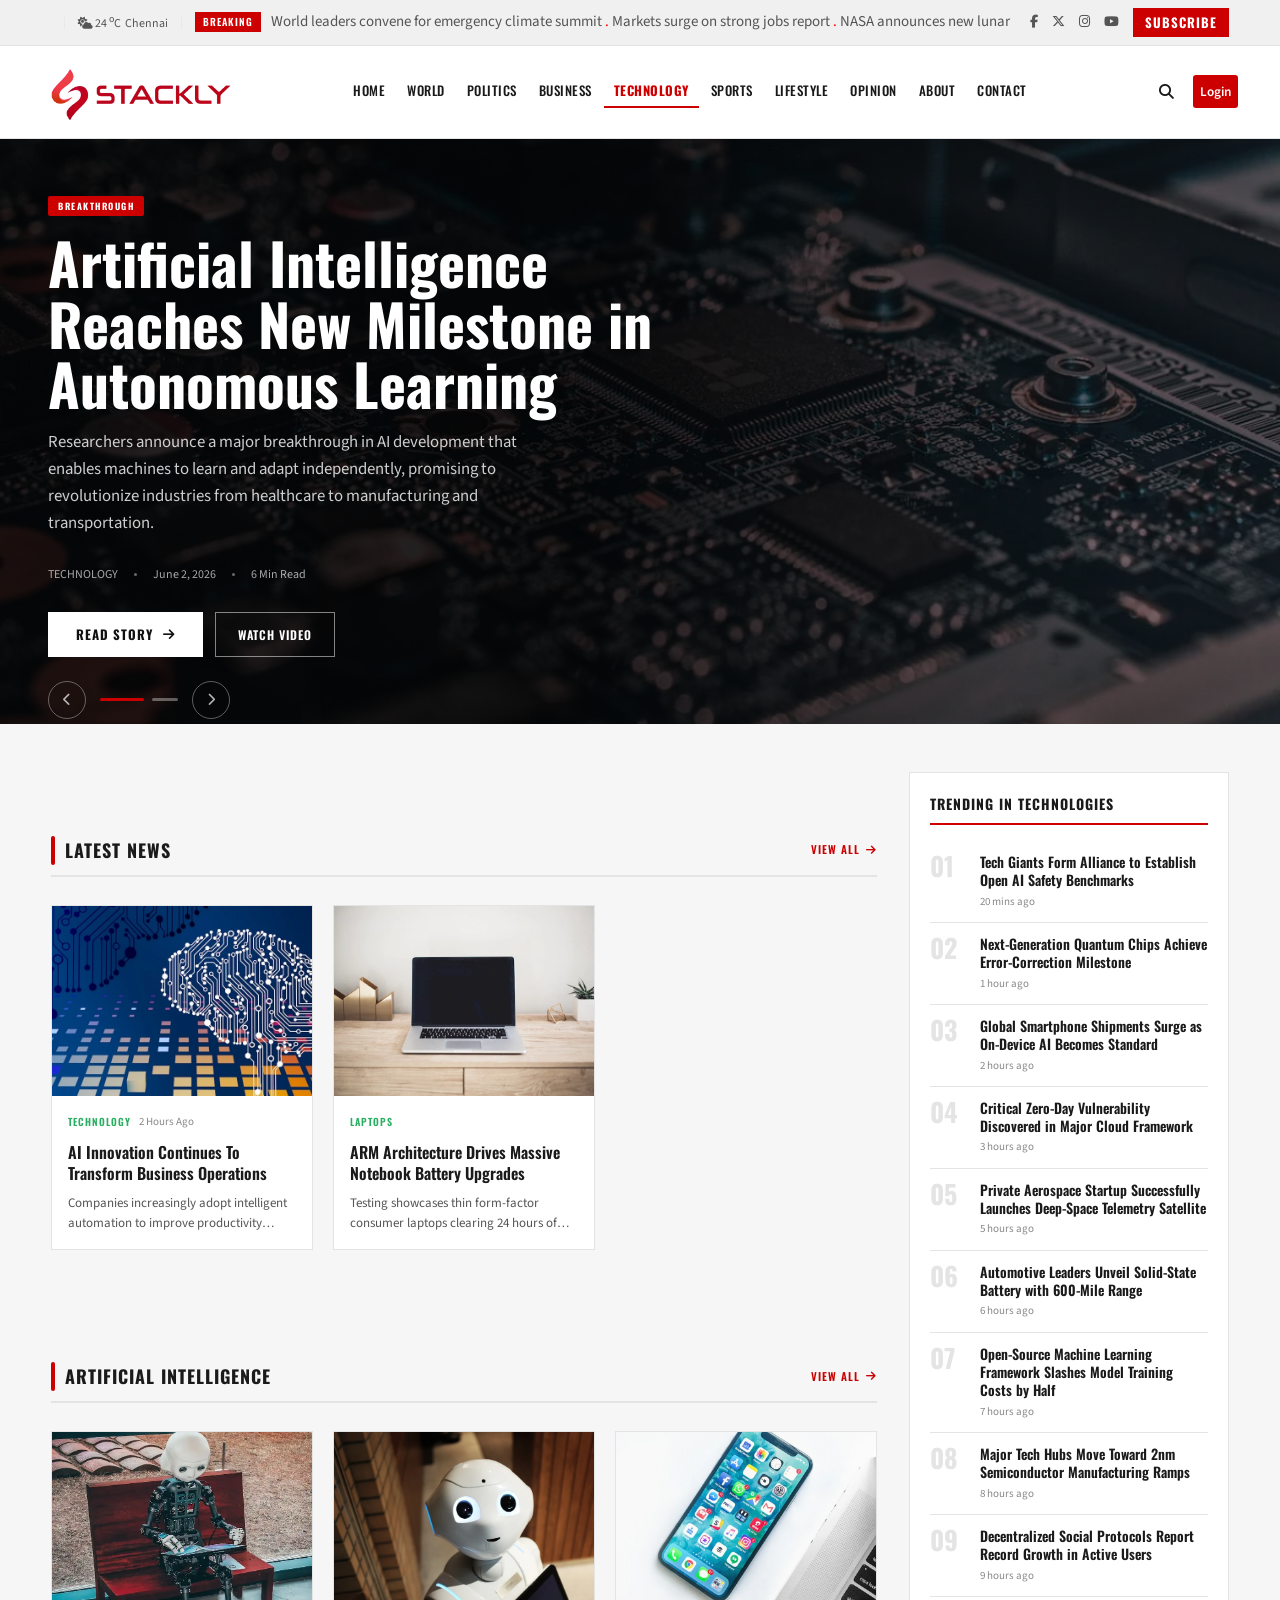
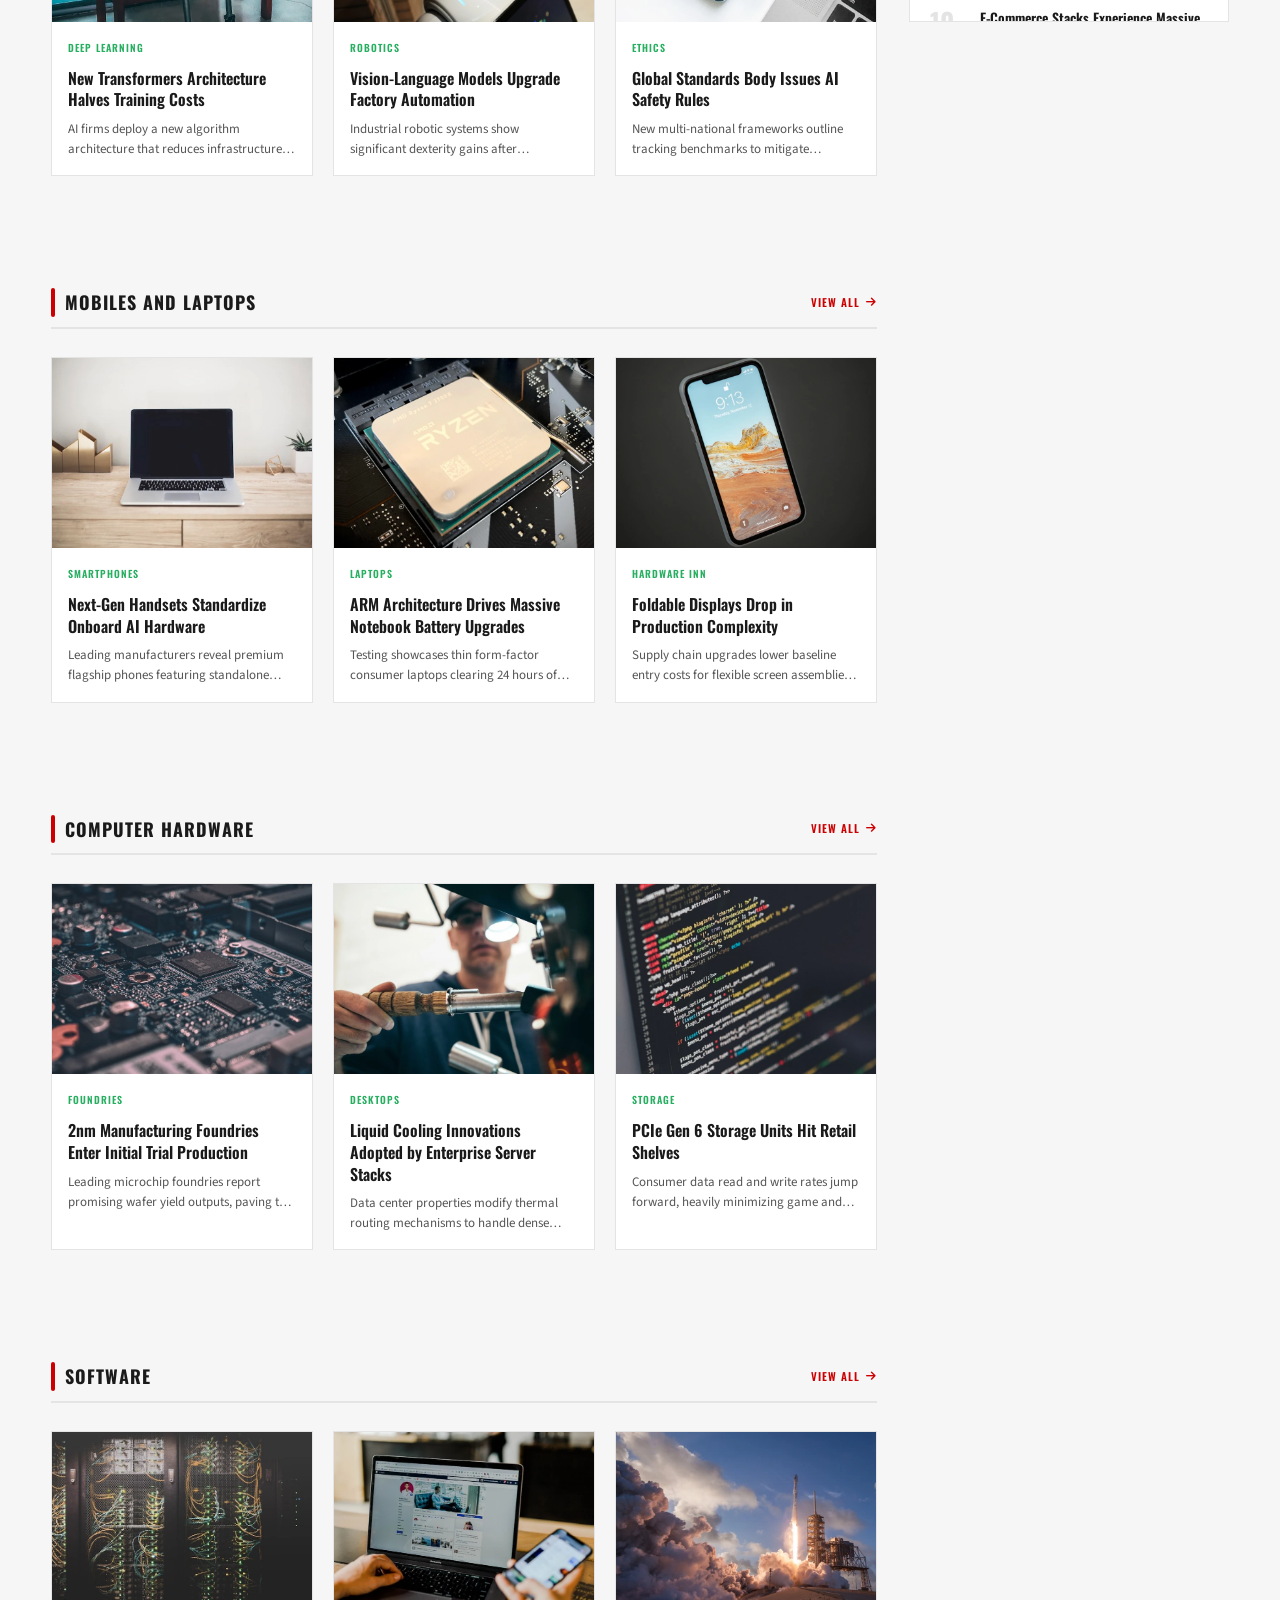
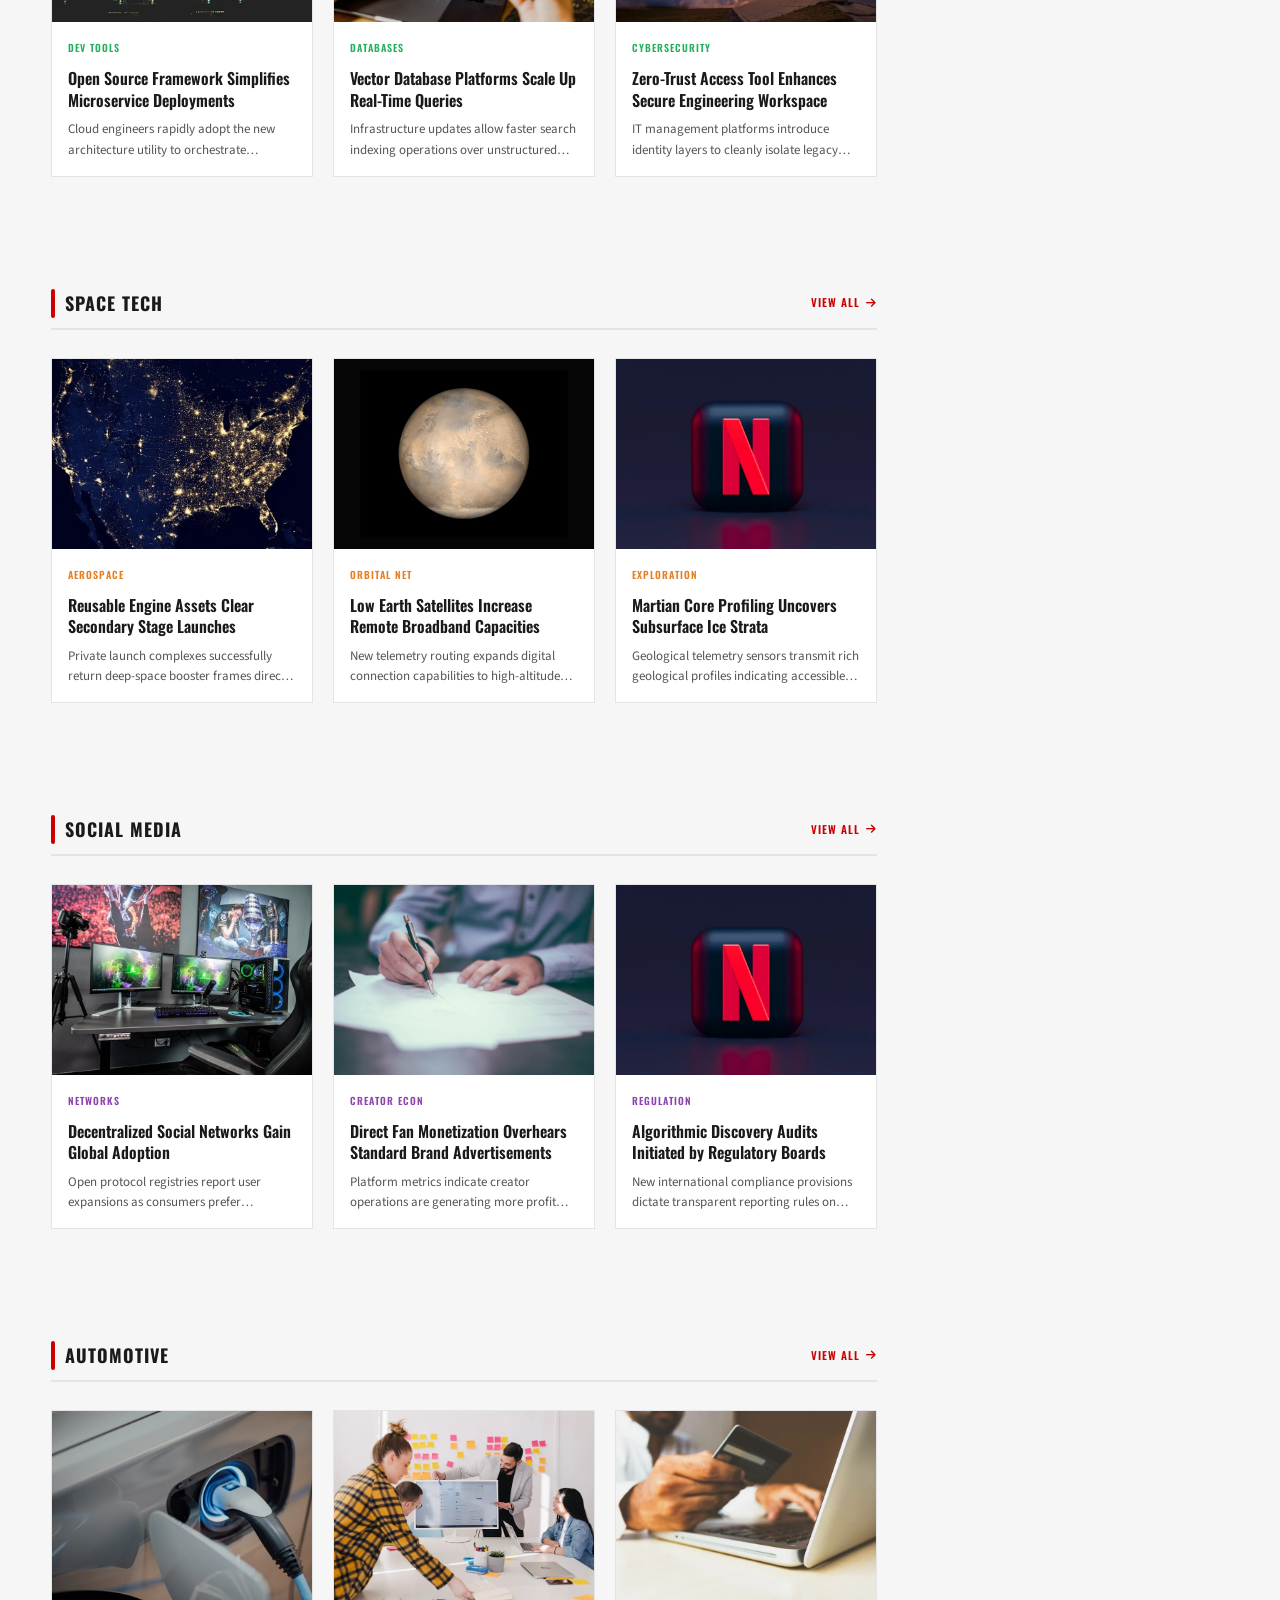
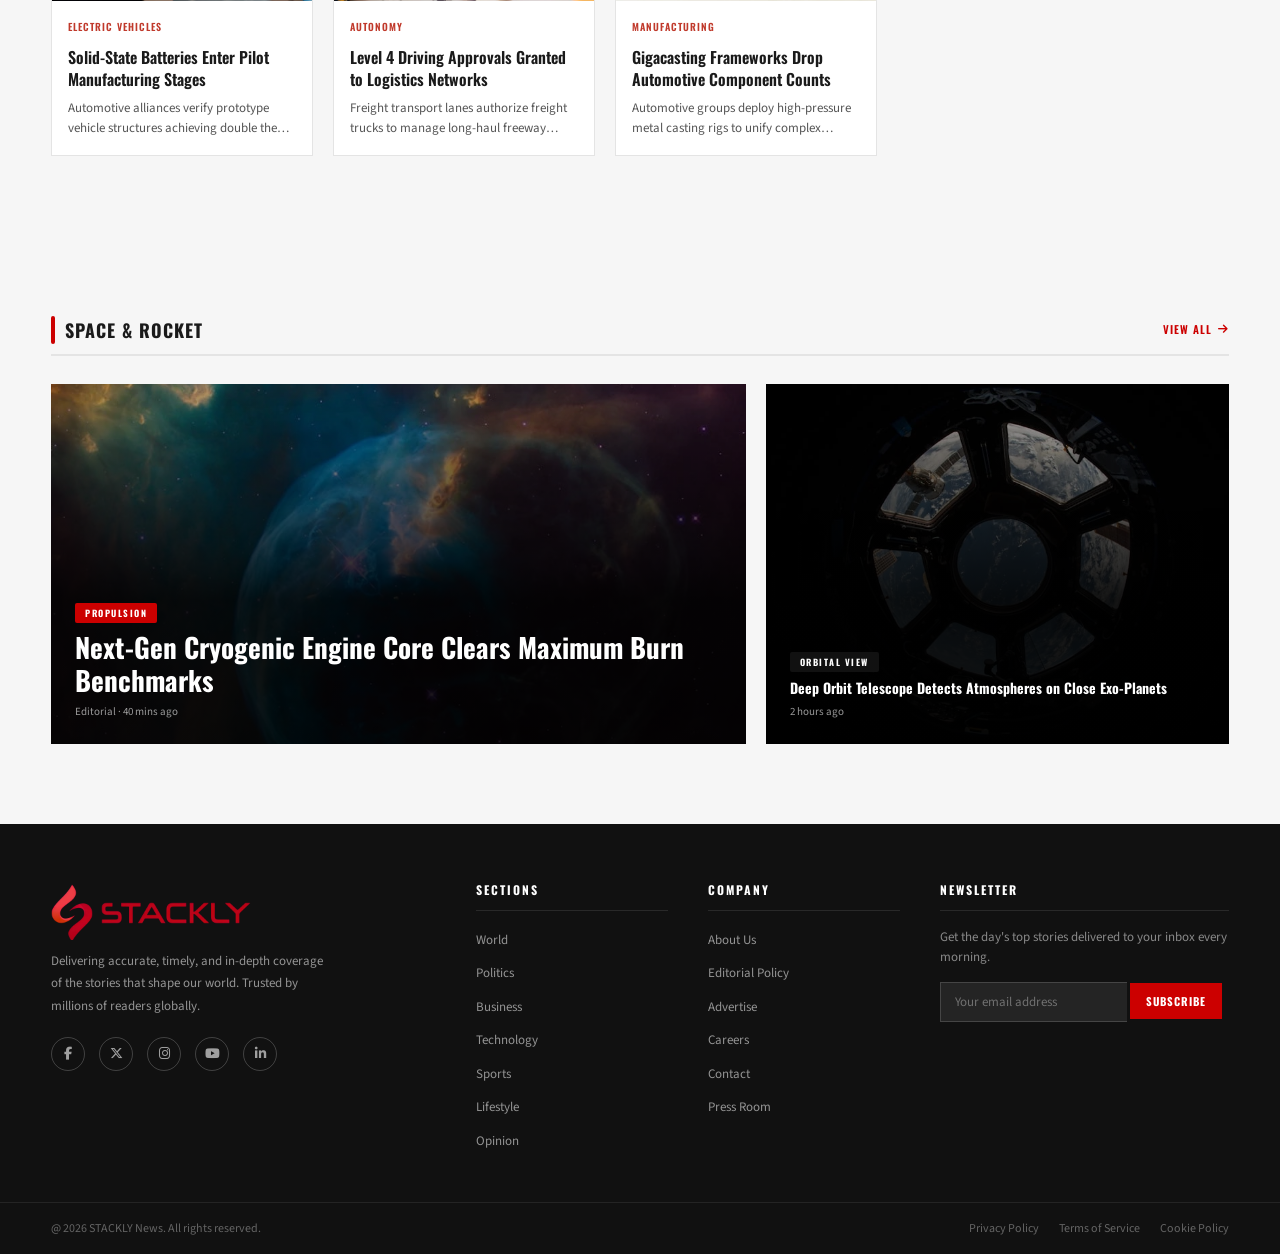
<file: technology.html>
<!DOCTYPE html>
<html lang="en">

<head>
    <meta charset="UTF-8">
    <meta name="viewport" content="width=device-width, initial-scale=1.0">
    <title>TECH NEWS</title>
    <link rel="preconnect" href="https://fonts.googleapis.com">
    <link rel="preconnect" href="https://fonts.gstatic.com" crossorigin>
    <link
        href="https://fonts.googleapis.com/css2?family=Oswald:wght@400;500;600;700&family=Merriweather:ital,wght@0,400;0,700;1,400&family=Source+Sans+3:wght@300;400;600;700&display=swap"
        rel="stylesheet">
    <link rel="stylesheet" href="https://cdnjs.cloudflare.com/ajax/libs/font-awesome/6.5.0/css/all.min.css">
    <link rel="stylesheet" href="style.css">
</head>

<body>

    <!-- ========== TOP UTILITY BAR ========== -->
    <div class="top-bar">
        <div class="container top-bar-inner">
            <div class="top-bar-left">
                <span id="live-date"></span>
                <span class="sep">|</span>
                <span><i class="fa-solid fa-cloud-sun"></i> 24 <sup>o</sup>C &nbsp;Chennai</span>
                <span class="sep">|</span>
                <span class="breaking-ticker">
                    <span class="breaking-label">BREAKING</span>
                    <div class="ticker-wrap">
                        <div class="ticker-track" id="ticker">
                            <span>World leaders convene for emergency climate summit <span class="ticker-dot">.</span>
                                Markets surge on strong jobs report <span class="ticker-dot">.</span> NASA announces new
                                lunar mission date<span class="ticker-dot">.</span> Major merger shakes the tech sector
                                <span class="ticker-dot">.</span> Championship final set for Sunday showdown <span
                                    class="ticker-dot">.</span>
                        </div>
                    </div>
                </span>
            </div>
            <div class="top-bar-right">
                <a href="./404.html" aria-label="Facebook"><i class="fa-brands fa-facebook-f"></i></a>
                <a href="./404.html" aria-label="Twitter/X"><i class="fa-brands fa-x-twitter"></i></a>
                <a href="./404.html" aria-label="Instagram"><i class="fa-brands fa-instagram"></i></a>
                <a href="./404.html" aria-label="YouTube"><i class="fa-brands fa-youtube"></i></a>
                <a href="./404.html" class="subscribe-btn">SUBSCRIBE</a>
            </div>
        </div>
    </div>

    <!-- ========== MAIN HEADER ========== -->
    <header class="main-header" id="main-header">
        <div class="container header-inner">
            <div class="logo">
               <a href="./index.html"><img src="./src/logo/Untitled design (20)-compressed.webp" alt=""></a>
                <p>DAILY NEWS </p>
            </div>
            <nav class="main-nav" id="main-nav">
                <ul>
                    <li><a href="./index.html" class="nav-link " data-page="home">HOME</a></li>
                    <li><a href="./world.html" class="nav-link" data-page="world">WORLD</a></li>
                    <li><a href="./politics.html" class="nav-link" data-page="politics">POLITICS</a></li>
                    <li><a href="./business.html" class="nav-link" data-page="business">BUSINESS</a></li>
                    <li><a href="./technology.html" class="nav-link active" data-page="technology">TECHNOLOGY</a></li>
                    <li><a href="./sports.html" class="nav-link" data-page="sports">SPORTS</a></li>
                    <li><a href="./lifestyle.html" class="nav-link" data-page="lifestyle">LIFESTYLE</a></li>
                    <li><a href="./opinion.html" class="nav-link" data-page="opinion">OPINION</a></li>
                    <li><a href="./about.html" class="nav-link" data-page="about">ABOUT</a></li>
                    <li><a href="./contact.html" class="nav-link" data-page="contact">CONTACT</a></li>
                </ul>
            </nav>
            <div class="header-controls">
                <button class="ctrl-btn" id="search-btn" aria-label="Search"><i
                        class="fa-solid fa-magnifying-glass"></i></button>

                <button class="ctrl-btn hamburger" id="menu-toggle" aria-label="Menu" aria-controls="mobile-nav"
                    aria-expanded="false"><i class="fa-solid fa-bars"></i></button>
                <a href="./404.html" class="login-btn"><button>Login</button></a>
            </div>
        </div>
        <!-- Search bar -->
        <div class="search-bar" id="search-bar">
            <div class="container">
                <input type="text" placeholder="Search for news, topics, or reporters..." id="search-input">
                <button id="search-close"><i class="fa-solid fa-xmark"></i></button>
            </div>
        </div>
        <!-- Mobile nav -->
        <div class="mobile-nav" id="mobile-nav">
            <ul>
                <li><a href="./index.html" class="nav-link " data-page="home">HOME</a></li>
                <li><a href="./world.html" class="nav-link" data-page="world">WORLD</a></li>
                <li><a href="./politics.html" class="nav-link" data-page="politics">POLITICS</a></li>
                <li><a href="./business.html" class="nav-link" data-page="business">BUSINESS</a></li>
                <li><a href="./technology.html" class="nav-link active" data-page="technology">TECHNOLOGY</a></li>
                <li><a href="./sports.html" class="nav-link" data-page="sports">SPORTS</a></li>
                <li><a href="./lifestyle.html" class="nav-link" data-page="lifestyle">LIFESTYLE</a></li>
                <li><a href="./opinion.html" class="nav-link" data-page="opinion">OPINION</a></li>
                <li><a href="./about.html" class="nav-link" data-page="about">ABOUT</a></li>
                <li><a href="./contact.html" class="nav-link" data-page="contact">CONTACT</a></li>
            </ul>
        </div>
    </header>

    <!-- HERO SECTION -->
    <!-- HERO SECTION -->
    <section class="hero-section">

        <!-- Slide 1 -->
        <div class="hero-slide active">
            <img class="hero-slide-img" src="./src/tech/image2-compressed.webp" alt="Technology News Overview">
            <div class="hero-overlay"></div>
            <div class="hero-container">
                <div class="hero-content">
                    <span class="badge-pill badge-red">BREAKTHROUGH</span>
                    <h1 class="hero-title">Artificial Intelligence Reaches New Milestone in Autonomous Learning</h1>
                    <p class="hero-desc">Researchers announce a major breakthrough in AI development that enables
                        machines to learn and adapt independently, promising to revolutionize industries from healthcare
                        to manufacturing and transportation.</p>
                    <div class="hero-meta">
                        <span>TECHNOLOGY</span>
                        <span class="sep-dot"></span>
                        <span>June 2, 2026</span>
                        <span class="sep-dot"></span>
                        <span>6 Min Read</span>
                    </div>
                    <div class="hero-btns" style="display:flex;gap:12px;">
                        <a href="./404.html" class="btn-primary">READ STORY <i class="fa-solid fa-arrow-right"></i></a>
                        <a href="./404.html" class="btn-outline">WATCH VIDEO</a>
                    </div>
                </div>


            </div>
        </div>

        <!-- Slide 2 -->
        <div class="hero-slide">
            <img class="hero-slide-img" src="./src/tech/image3-compressed.webp" alt="Futuristic Tech Data Visual">
            <div class="hero-overlay"></div>
            <div class="hero-container">
                <div class="hero-content">
                    <span class="badge-pill badge-red">TECHNOLOGY</span>
                    <h1 class="hero-title">Artificial Intelligence Reshaping Global Industries</h1>
                    <p class="hero-desc">From healthcare to finance, AI is driving innovation and transforming how
                        businesses operate worldwide.</p>
                    <div class="hero-meta">
                        <span>TECHNOLOGY</span>
                        <span class="sep-dot"></span>
                        <span>June 1, 2026</span>
                        <span class="sep-dot"></span>
                        <span>7 Min Read</span>
                    </div>
                    <div class="hero-btns">
                        <a href="./404.html" class="btn-primary">READ STORY <i class="fa-solid fa-arrow-right"></i></a>
                    </div>
                </div>
            </div>
        </div>



        <!-- Controls -->
        <div class="hero-controls">
            <button class="hero-nav-btn prev-slide" aria-label="Previous Slide"><i
                    class="fa-solid fa-chevron-left"></i></button>
            <div class="hero-dots">
                <span class="hero-dot active"></span>
                <span class="hero-dot"></span>
            </div>
            <button class="hero-nav-btn next-slide" aria-label="Next Slide"><i
                    class="fa-solid fa-chevron-right"></i></button>
        </div>
    </section>

    <!-- MAIN CONTENT -->
    <section class="section-wrap">
        <div class="container">
            <div class="home-main-grid">

                <!-- LEFT CONTENT -->
                <div class="home-content">



                    <!-- LATEST NEWS -->
                    <div class="section-wrap sticky-header">
                        <div class="section-header">
                            <h2>LATEST NEWS</h2>
                            <a href="./404.html" class="view-all-link">VIEW ALL <i
                                    class="fa-solid fa-arrow-right"></i></a>
                        </div>

                        <div class="cards-grid-3">

                            <article class="news-card">
                                <div class="card-image">
                                    <img src="./src/tech/image4-compressed.webp" alt="Person Interacting with Digital AI Graphics">
                                </div>
                                <div class="card-body">
                                    <div class="card-meta">
                                        <span class="cat-label cat-technology">TECHNOLOGY</span>
                                        <span class="time">2 Hours Ago</span>
                                    </div>
                                    <h3>AI Innovation Continues To Transform Business Operations</h3>
                                    <p>Companies increasingly adopt intelligent automation to improve productivity
                                        across common enterprise operations.</p>
                                </div>
                            </article>
                            <article class="news-card">
                                <div class="card-image">
                                    <img src="./src/tech/image5-compressed.webp" alt="Slim Notebook Open on Desk">
                                </div>
                                <div class="card-body">
                                    <div class="card-meta">
                                        <span class="cat-label cat-technology">LAPTOPS</span>
                                    </div>
                                    <h3>ARM Architecture Drives Massive Notebook Battery Upgrades</h3>
                                    <p>Testing showcases thin form-factor consumer laptops clearing 24 hours of standard
                                        playback seamlessly.</p>
                                </div>
                            </article>

                        </div>
                    </div>

                    <!-- ===== ARTIFICIAL INTELLIGENCE ===== -->
                    <div class="section-wrap sticky-header">
                        <div class="section-header">
                            <h2>ARTIFICIAL INTELLIGENCE</h2>
                            <a href="./404.html" class="view-all-link">VIEW ALL <i
                                    class="fa-solid fa-arrow-right"></i></a>
                        </div>
                        <div class="cards-grid-3">
                            <article class="news-card">
                                <div class="card-image">
                                    <img src="./src/tech/image6-compressed.webp" alt="Neural Networking Node Design">
                                </div>
                                <div class="card-body">
                                    <div class="card-meta">
                                        <span class="cat-label cat-technology">DEEP LEARNING</span>
                                    </div>
                                    <h3>New Transformers Architecture Halves Training Costs</h3>
                                    <p>AI firms deploy a new algorithm architecture that reduces infrastructure cloud
                                        requirements dramatically.</p>
                                </div>
                            </article>

                            <article class="news-card">
                                <div class="card-image">
                                    <img src="./src/tech/image7-compressed.webp" alt="Robot Hand Touching Human Hand">
                                </div>
                                <div class="card-body">
                                    <div class="card-meta">
                                        <span class="cat-label cat-technology">ROBOTICS</span>
                                    </div>
                                    <h3>Vision-Language Models Upgrade Factory Automation</h3>
                                    <p>Industrial robotic systems show significant dexterity gains after processing
                                        multi-modal feedback models.</p>
                                </div>
                            </article>

                            <article class="news-card">
                                <div class="card-image">
                                    <img src="./src/tech/image9-compressed.webp" alt="Digital Code Script Visualization">
                                </div>
                                <div class="card-body">
                                    <div class="card-meta">
                                        <span class="cat-label cat-technology">ETHICS</span>
                                    </div>
                                    <h3>Global Standards Body Issues AI Safety Rules</h3>
                                    <p>New multi-national frameworks outline tracking benchmarks to mitigate synthetic
                                        content risks.</p>
                                </div>
                            </article>
                        </div>
                    </div>

                    <!-- ===== MOBILES AND LAPTOPS ===== -->
                    <div class="section-wrap sticky-header">
                        <div class="section-header">
                            <h2>MOBILES AND LAPTOPS</h2>
                            <a href="./404.html" class="view-all-link">VIEW ALL <i
                                    class="fa-solid fa-arrow-right"></i></a>
                        </div>
                        <div class="cards-grid-3">
                            <article class="news-card">
                                <div class="card-image">
                                    <img src="./src/tech/image10-compressed.webp" alt="Smartphone Dynamic Display Panel">
                                </div>
                                <div class="card-body">
                                    <div class="card-meta">
                                        <span class="cat-label cat-technology">SMARTPHONES</span>
                                    </div>
                                    <h3>Next-Gen Handsets Standardize Onboard AI Hardware</h3>
                                    <p>Leading manufacturers reveal premium flagship phones featuring standalone
                                        processors for localized processing.</p>
                                </div>
                            </article>

                            <article class="news-card">
                                <div class="card-image">
                                    <img src="./src/tech/image13-compressed.webp" alt="Slim Notebook Open on Desk">
                                </div>
                                <div class="card-body">
                                    <div class="card-meta">
                                        <span class="cat-label cat-technology">LAPTOPS</span>
                                    </div>
                                    <h3>ARM Architecture Drives Massive Notebook Battery Upgrades</h3>
                                    <p>Testing showcases thin form-factor consumer laptops clearing 24 hours of standard
                                        playback seamlessly.</p>
                                </div>
                            </article>

                            <article class="news-card">
                                <div class="card-image">
                                    <img src="./src/tech/image11-compressed.webp" alt="Foldable Mobile Device">
                                </div>
                                <div class="card-body">
                                    <div class="card-meta">
                                        <span class="cat-label cat-technology">HARDWARE INN</span>
                                    </div>
                                    <h3>Foldable Displays Drop in Production Complexity</h3>
                                    <p>Supply chain upgrades lower baseline entry costs for flexible screen assemblies
                                        this hardware cycle.</p>
                                </div>
                            </article>
                        </div>
                    </div>

                    <!-- ===== COMPUTER HARDWARE ===== -->
                    <div class="section-wrap sticky-header">
                        <div class="section-header">
                            <h2>COMPUTER HARDWARE</h2>
                            <a href="./404.html" class="view-all-link">VIEW ALL <i
                                    class="fa-solid fa-arrow-right"></i></a>
                        </div>
                        <div class="cards-grid-3">
                            <article class="news-card">
                                <div class="card-image">
                                    <img src="./src/tech/image12-compressed.webp" alt="Silicone Wafer Foundry Layer">
                                </div>
                                <div class="card-body">
                                    <div class="card-meta">
                                        <span class="cat-label cat-technology">FOUNDRIES</span>
                                    </div>
                                    <h3>2nm Manufacturing Foundries Enter Initial Trial Production</h3>
                                    <p>Leading microchip foundries report promising wafer yield outputs, paving the way
                                        for next-year chips.</p>
                                </div>
                            </article>

                            <article class="news-card">
                                <div class="card-image">
                                    <img src="./src/tech/image14-compressed.webp" alt="Desktop PC Cooling Fans Layout">
                                </div>
                                <div class="card-body">
                                    <div class="card-meta">
                                        <span class="cat-label cat-technology">DESKTOPS</span>
                                    </div>
                                    <h3>Liquid Cooling Innovations Adopted by Enterprise Server Stacks</h3>
                                    <p>Data center properties modify thermal routing mechanisms to handle dense server
                                        processing clusters.</p>
                                </div>
                            </article>

                            <article class="news-card">
                                <div class="card-image">
                                    <img src="./src/tech/image15-compressed.webp" alt="Solid State Storage Circuitry">
                                </div>
                                <div class="card-body">
                                    <div class="card-meta">
                                        <span class="cat-label cat-technology">STORAGE</span>
                                    </div>
                                    <h3>PCIe Gen 6 Storage Units Hit Retail Shelves</h3>
                                    <p>Consumer data read and write rates jump forward, heavily minimizing game and
                                        media rendering bottlenecks.</p>
                                </div>
                            </article>
                        </div>
                    </div>

                    <!-- ===== SOFTWARE ===== -->
                    <div class="section-wrap sticky-header">
                        <div class="section-header">
                            <h2>SOFTWARE</h2>
                            <a href="./404.html" class="view-all-link">VIEW ALL <i
                                    class="fa-solid fa-arrow-right"></i></a>
                        </div>
                        <div class="cards-grid-3">
                            <article class="news-card">
                                <div class="card-image">
                                    <img src="./src/tech/image16-compressed.webp" alt="Development Code Monitor Screen">
                                </div>
                                <div class="card-body">
                                    <div class="card-meta">
                                        <span class="cat-label cat-technology">DEV TOOLS</span>
                                    </div>
                                    <h3>Open Source Framework Simplifies Microservice Deployments</h3>
                                    <p>Cloud engineers rapidly adopt the new architecture utility to orchestrate
                                        container nodes with ease.</p>
                                </div>
                            </article>

                            <article class="news-card">
                                <div class="card-image">
                                    <img src="./src/tech/image17-compressed.webp" alt="Vector Database Concept Icon">
                                </div>
                                <div class="card-body">
                                    <div class="card-meta">
                                        <span class="cat-label cat-technology">DATABASES</span>
                                    </div>
                                    <h3>Vector Database Platforms Scale Up Real-Time Queries</h3>
                                    <p>Infrastructure updates allow faster search indexing operations over unstructured
                                        company information pools.</p>
                                </div>
                            </article>

                            <article class="news-card">
                                <div class="card-image">
                                    <img src="./src/tech/image18-compressed.webp" alt="Secure Encryption Shield Digital Graphic">
                                </div>
                                <div class="card-body">
                                    <div class="card-meta">
                                        <span class="cat-label cat-technology">CYBERSECURITY</span>
                                    </div>
                                    <h3>Zero-Trust Access Tool Enhances Secure Engineering Workspace</h3>
                                    <p>IT management platforms introduce identity layers to cleanly isolate legacy
                                        enterprise networking structures.</p>
                                </div>
                            </article>
                        </div>
                    </div>

                    <!-- ===== SPACE TECH ===== -->
                    <div class="section-wrap sticky-header">
                        <div class="section-header">
                            <h2>SPACE TECH</h2>
                            <a href="./404.html" class="view-all-link">VIEW ALL <i
                                    class="fa-solid fa-arrow-right"></i></a>
                        </div>
                        <div class="cards-grid-3">
                            <article class="news-card">
                                <div class="card-image">
                                    <img src="./src/tech/image19-compressed.webp" alt="Rocket Launch Smoke Columns">
                                </div>
                                <div class="card-body">
                                    <div class="card-meta">
                                        <span class="cat-label cat-sports">AEROSPACE</span>
                                    </div>
                                    <h3>Reusable Engine Assets Clear Secondary Stage Launches</h3>
                                    <p>Private launch complexes successfully return deep-space booster frames directly
                                        onto maritime ocean platforms.</p>
                                </div>
                            </article>

                            <article class="news-card">
                                <div class="card-image">
                                    <img src="./src/tech/image20-compressed.webp" alt="Satellite Array in Deep Orbit">
                                </div>
                                <div class="card-body">
                                    <div class="card-meta">
                                        <span class="cat-label cat-sports">ORBITAL NET</span>
                                    </div>
                                    <h3>Low Earth Satellites Increase Remote Broadband Capacities</h3>
                                    <p>New telemetry routing expands digital connection capabilities to high-altitude
                                        and marine navigation zones.</p>
                                </div>
                            </article>

                            <article class="news-card">
                                <div class="card-image">
                                    <img src="./src/tech/image21-compressed.webp" alt="Space Rover Machinery Core">
                                </div>
                                <div class="card-body">
                                    <div class="card-meta">
                                        <span class="cat-label cat-sports">EXPLORATION</span>
                                    </div>
                                    <h3>Martian Core Profiling Uncovers Subsurface Ice Strata</h3>
                                    <p>Geological telemetry sensors transmit rich geological profiles indicating
                                        accessible ice deposits near the planet equator.</p>
                                </div>
                            </article>
                        </div>
                    </div>

                    <!-- ===== SOCIAL MEDIA ===== -->
                    <div class="section-wrap sticky-header">
                        <div class="section-header">
                            <h2>SOCIAL MEDIA</h2>
                            <a href="./404.html" class="view-all-link">VIEW ALL <i
                                    class="fa-solid fa-arrow-right"></i></a>
                        </div>
                        <div class="cards-grid-3">
                            <article class="news-card">
                                <div class="card-image">
                                    <img src="./src/tech/image22-compressed.webp" alt="Mobile App Screen Interface Feed">
                                </div>
                                <div class="card-body">
                                    <div class="card-meta">
                                        <span class="cat-label cat-lifestyle">NETWORKS</span>
                                    </div>
                                    <h3>Decentralized Social Networks Gain Global Adoption</h3>
                                    <p>Open protocol registries report user expansions as consumers prefer independent
                                        data storage policies.</p>
                                </div>
                            </article>

                            <article class="news-card">
                                <div class="card-image">
                                    <img src="./src/tech/image23-compressed.webp" alt="Content Creation Studio Equipment">
                                </div>
                                <div class="card-body">
                                    <div class="card-meta">
                                        <span class="cat-label cat-lifestyle">CREATOR ECON</span>
                                    </div>
                                    <h3>Direct Fan Monetization Overhears Standard Brand Advertisements</h3>
                                    <p>Platform metrics indicate creator operations are generating more profit directly
                                        through native premium communities.</p>
                                </div>
                            </article>

                            <article class="news-card">
                                <div class="card-image">
                                    <img src="./src/tech/image21-compressed.webp" alt="Data Compliance Policy Documents">
                                </div>
                                <div class="card-body">
                                    <div class="card-meta">
                                        <span class="cat-label cat-lifestyle">REGULATION</span>
                                    </div>
                                    <h3>Algorithmic Discovery Audits Initiated by Regulatory Boards</h3>
                                    <p>New international compliance provisions dictate transparent reporting rules on
                                        targeted discovery mechanics.</p>
                                </div>
                            </article>
                        </div>
                    </div>

                    <!-- ===== AUTOMOTIVE ===== -->
                    <div class="section-wrap sticky-header">
                        <div class="section-header">
                            <h2>AUTOMOTIVE</h2>
                            <a href="./404.html" class="view-all-link">VIEW ALL <i
                                    class="fa-solid fa-arrow-right"></i></a>
                        </div>
                        <div class="cards-grid-3">
                            <article class="news-card">
                                <div class="card-image">
                                    <img src="./src/tech/image24-compressed.webp" alt="Electric Car Charging Cable Close-Up">
                                </div>
                                <div class="card-body">
                                    <div class="card-meta">
                                        <span class="cat-label cat-opinion">ELECTRIC VEHICLES</span>
                                    </div>
                                    <h3>Solid-State Batteries Enter Pilot Manufacturing Stages</h3>
                                    <p>Automotive alliances verify prototype vehicle structures achieving double the
                                        energy density of legacy platforms.</p>
                                </div>
                            </article>

                            <article class="news-card">
                                <div class="card-image">
                                    <img src="./src/tech/image25-compressed.webp" alt="Autonomous Car Sensing Lidar Visual">
                                </div>
                                <div class="card-body">
                                    <div class="card-meta">
                                        <span class="cat-label cat-opinion">AUTONOMY</span>
                                    </div>
                                    <h3>Level 4 Driving Approvals Granted to Logistics Networks</h3>
                                    <p>Freight transport lanes authorize freight trucks to manage long-haul freeway
                                        routes without backup pilots.</p>
                                </div>
                            </article>

                            <article class="news-card">
                                <div class="card-image">
                                    <img src="./src/tech/image26-compressed.webp" alt="Car Plant Assembly Conveyor">
                                </div>
                                <div class="card-body">
                                    <div class="card-meta">
                                        <span class="cat-label cat-opinion">MANUFACTURING</span>
                                    </div>
                                    <h3>Gigacasting Frameworks Drop Automotive Component Counts</h3>
                                    <p>Automotive groups deploy high-pressure metal casting rigs to unify complex
                                        unibody vehicle chassis structures cleanly.</p>
                                </div>
                            </article>
                        </div>
                    </div>
                </div>

                <!-- RIGHT SIDEBAR -->
                <aside class="home-sidebar">
                    <h3>TRENDING IN TECHNOLOGIES</h3>

                    <div class="trending-item">
                        <div class="trending-num">01</div>
                        <div class="trending-text">
                            <h4>Tech Giants Form Alliance to Establish Open AI Safety Benchmarks</h4>
                            <div class="time">20 mins ago</div>
                        </div>
                    </div>

                    <div class="trending-item">
                        <div class="trending-num">02</div>
                        <div class="trending-text">
                            <h4>Next-Generation Quantum Chips Achieve Error-Correction Milestone</h4>
                            <div class="time">1 hour ago</div>
                        </div>
                    </div>

                    <div class="trending-item">
                        <div class="trending-num">03</div>
                        <div class="trending-text">
                            <h4>Global Smartphone Shipments Surge as On-Device AI Becomes Standard</h4>
                            <div class="time">2 hours ago</div>
                        </div>
                    </div>

                    <div class="trending-item">
                        <div class="trending-num">04</div>
                        <div class="trending-text">
                            <h4>Critical Zero-Day Vulnerability Discovered in Major Cloud Framework</h4>
                            <div class="time">3 hours ago</div>
                        </div>
                    </div>

                    <div class="trending-item">
                        <div class="trending-num">05</div>
                        <div class="trending-text">
                            <h4>Private Aerospace Startup Successfully Launches Deep-Space Telemetry Satellite</h4>
                            <div class="time">5 hours ago</div>
                        </div>
                    </div>

                    <div class="trending-item">
                        <div class="trending-num">06</div>
                        <div class="trending-text">
                            <h4>Automotive Leaders Unveil Solid-State Battery with 600-Mile Range</h4>
                            <div class="time">6 hours ago</div>
                        </div>
                    </div>

                    <div class="trending-item">
                        <div class="trending-num">07</div>
                        <div class="trending-text">
                            <h4>Open-Source Machine Learning Framework Slashes Model Training Costs by Half</h4>
                            <div class="time">7 hours ago</div>
                        </div>
                    </div>

                    <div class="trending-item">
                        <div class="trending-num">08</div>
                        <div class="trending-text">
                            <h4>Major Tech Hubs Move Toward 2nm Semiconductor Manufacturing Ramps</h4>
                            <div class="time">8 hours ago</div>
                        </div>
                    </div>

                    <div class="trending-item">
                        <div class="trending-num">09</div>
                        <div class="trending-text">
                            <h4>Decentralized Social Protocols Report Record Growth in Active Users</h4>
                            <div class="time">9 hours ago</div>
                        </div>
                    </div>

                    <div class="trending-item">
                        <div class="trending-num">10</div>
                        <div class="trending-text">
                            <h4>E-Commerce Stacks Experience Massive Shift Toward Multi-Modal Search Engines</h4>
                            <div class="time">10 hours ago</div>
                        </div>
                    </div>

                    <div class="trending-item">
                        <div class="trending-num">11</div>
                        <div class="trending-text">
                            <h4>New Vision-Language Models Upgrade Industrial Assembly Line Robotics</h4>
                            <div class="time">11 hours ago</div>
                        </div>
                    </div>

                    <div class="trending-item">
                        <div class="trending-num">12</div>
                        <div class="trending-text">
                            <h4>Consumer Notebooks Clear 24-Hour Battery Life Barrier via ARM Architecture</h4>
                            <div class="time">12 hours ago</div>
                        </div>
                    </div>

                    <div class="trending-item">
                        <div class="trending-num">13</div>
                        <div class="trending-text">
                            <h4>Regulatory Bodies Launch Formal Audits on Algorithmic Content Feeds</h4>
                            <div class="time">13 hours ago</div>
                        </div>
                    </div>

                    <div class="trending-item">
                        <div class="trending-num">14</div>
                        <div class="trending-text">
                            <h4>PCIe Gen 6 Storage Drives Hit Retail Shelves with Blazing Transfer Speeds</h4>
                            <div class="time">14 hours ago</div>
                        </div>
                    </div>

                    <div class="trending-item">
                        <div class="trending-num">15</div>
                        <div class="trending-text">
                            <h4>IT Networks Accelerate Transition to Strict Zero-Trust Security Models</h4>
                            <div class="time">15 hours ago</div>
                        </div>
                    </div>
                </aside>
            </div>
        </div>
    </section>

    <!-- ===== SPACE & ROCKET ===== -->
    <section class="section-wrap sticky-header">
        <div class="container">
            <div class="section-header">
                <h2>SPACE & ROCKET</h2>
                <a href="./404.html" class="view-all-link">VIEW ALL <i class="fa-solid fa-arrow-right"></i></a>
            </div>

            <div class="top-story-grid">
                <article class="top-story-large">
                    <img src="./src/tech/image28-compressed.webp" alt="Deep Space Launch Vehicles Base">
                    <div class="top-story-overlay">
                        <span class="badge-pill badge-red">PROPULSION</span>
                        <h2>Next-Gen Cryogenic Engine Core Clears Maximum Burn Benchmarks</h2>
                        <div class="time">Editorial · 40 mins ago</div>
                    </div>
                </article>

                <div class="top-story-stack">
                    <article class="top-story-small">
                        <img src="./src/tech/image29-compressed.webp" alt="Deep Orbit Telescope Relay Array">
                        <div class="top-story-overlay">
                            <span class="badge-pill badge-black">ORBITAL VIEW</span>
                            <h2>Deep Orbit Telescope Detects Atmospheres on Close Exo-Planets</h2>
                            <div class="time">2 hours ago</div>
                        </div>
                    </article>

                   
                </div>
            </div>
        </div>
    </section>

    <!-- ========== FOOTER ========== -->
    <footer class="site-footer">
        <div class="container footer-grid">
            <div class="footer-brand">
               <div class="footer-logo">
                    <a href="./index.html"><img src="./src/logo/Untitled design (20)-compressed.webp" alt=""></a>
                </div>
                <p>Delivering accurate, timely, and in-depth coverage of the stories that shape our world. Trusted by
                    millions of readers globally.</p>
                <div class="footer-socials">
                    <a href="./404.html"><i class="fa-brands fa-facebook-f"></i></a>
                    <a href="./404.html"><i class="fa-brands fa-x-twitter"></i></a>
                    <a href="./404.html"><i class="fa-brands fa-instagram"></i></a>
                    <a href="./404.html"><i class="fa-brands fa-youtube"></i></a>
                    <a href="./404.html"><i class="fa-brands fa-linkedin-in"></i></a>
                </div>
            </div>
            <div class="footer-col">
                <h4>SECTIONS</h4>
                <ul>
                    <li><a href="./404.html">World</a></li>
                    <li><a href="./404.html">Politics</a></li>
                    <li><a href="./404.html">Business</a></li>
                    <li><a href="./404.html">Technology</a></li>
                    <li><a href="./404.html">Sports</a></li>
                    <li><a href="./404.html">Lifestyle</a></li>
                    <li><a href="./404.html">Opinion</a></li>
                </ul>
            </div>
            <div class="footer-col">
                <h4>COMPANY</h4>
                <ul>
                    <li><a href="./about.html">About Us</a></li>
                    <li><a href="./404.html">Editorial Policy</a></li>
                    <li><a href="./404.html">Advertise</a></li>
                    <li><a href="./404.html">Careers</a></li>
                    <li><a href="./contact.html">Contact</a></li>
                    <li><a href="./404.html">Press Room</a></li>
                </ul>
            </div>
            <div class="footer-col">
                <h4>NEWSLETTER</h4>
                <p>Get the day's top stories delivered to your inbox every morning.</p>
                <div class="newsletter-form">
                    <form id="newsletter">
                        <input type="email" id="newsLetterEmail" placeholder="Your email address" required>
                        <button type="submit">SUBSCRIBE</button><br>
                        <small id="emailError" class="email-error"></small>
                    </form>
                </div>
            </div>
        </div>
        <div class="footer-bottom">
            <div class="container footer-bottom-inner">
                <span>@ 2026 STACKLY News. All rights reserved.</span>
                <div class="footer-links">
                    <a href="./404.html">Privacy Policy</a>
                    <a href="./404.html">Terms of Service</a>
                    <a href="./404.html">Cookie Policy</a>
                </div>
            </div>
        </div>
    </footer>

    <script src="app.js"></script>
    <script src="./hero.js"></script>
    <script src="./newsletter.js"></script>
</body>

</html>
</file>
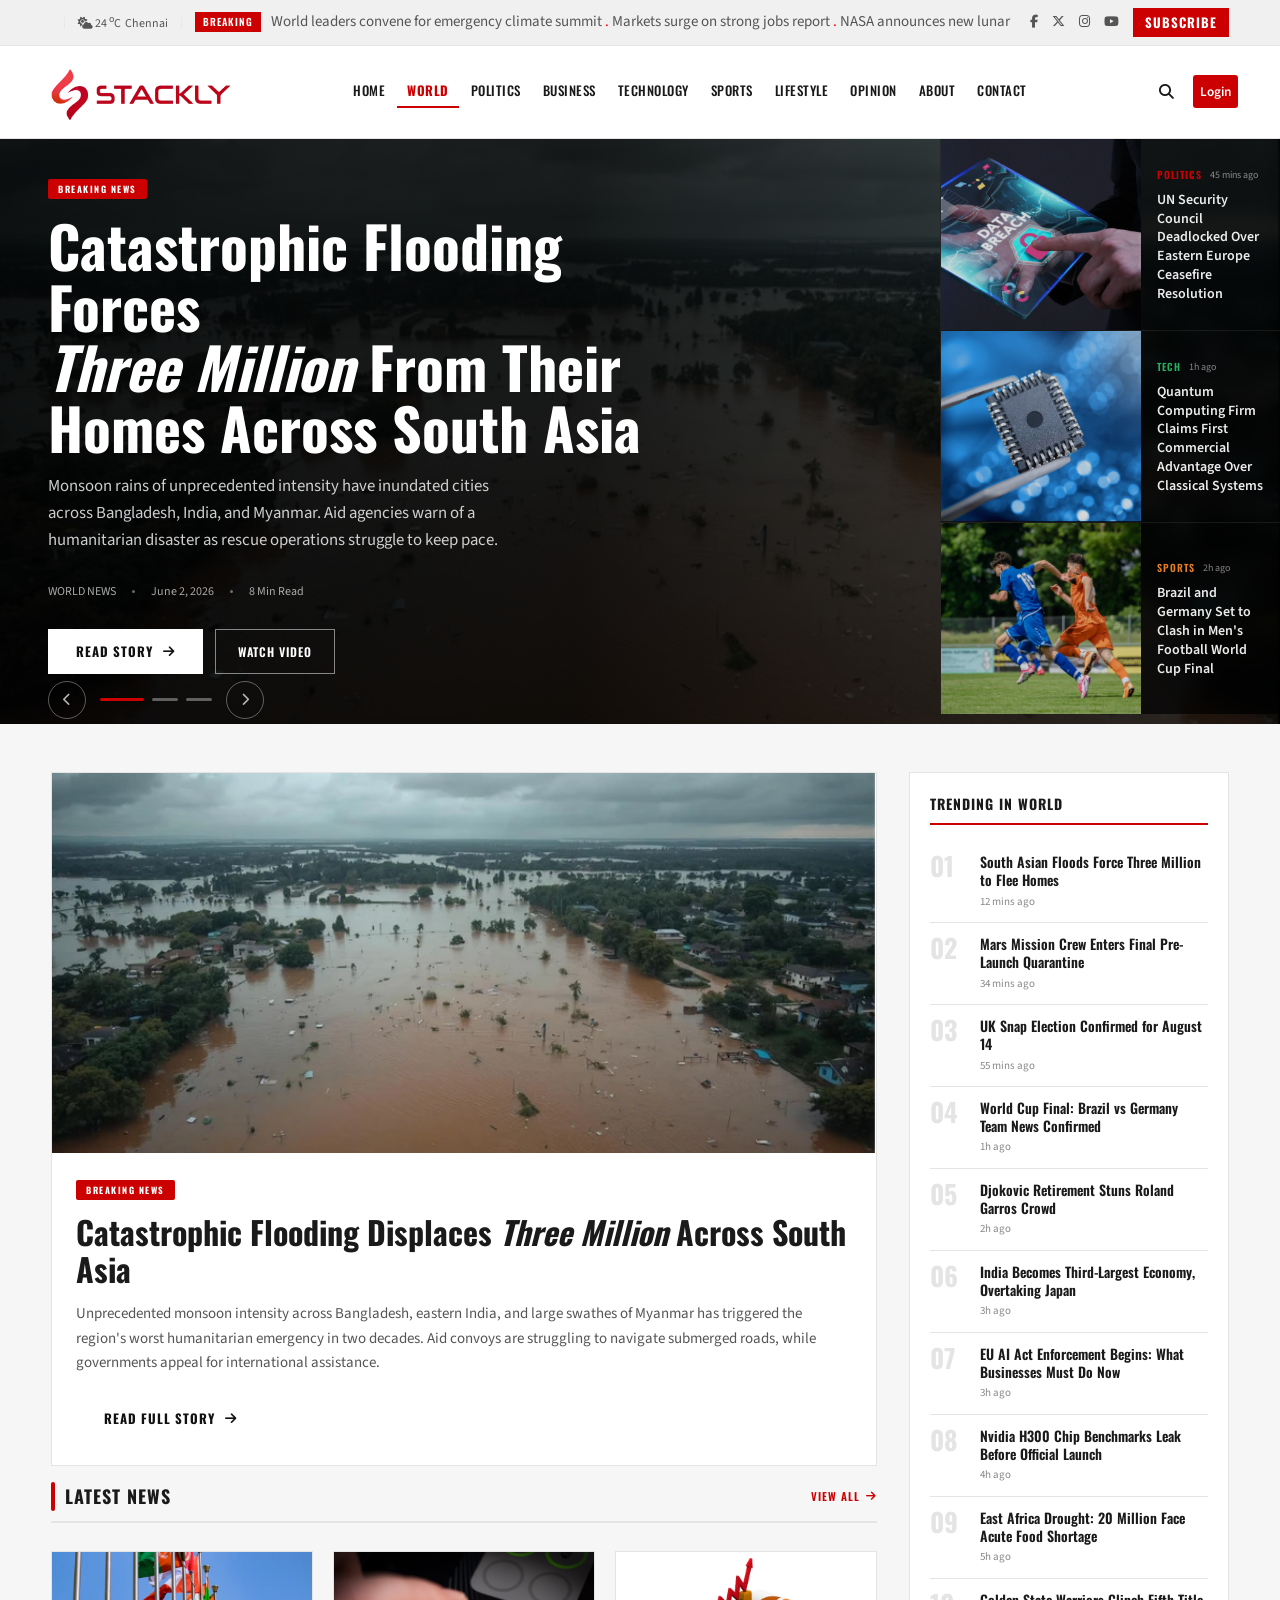
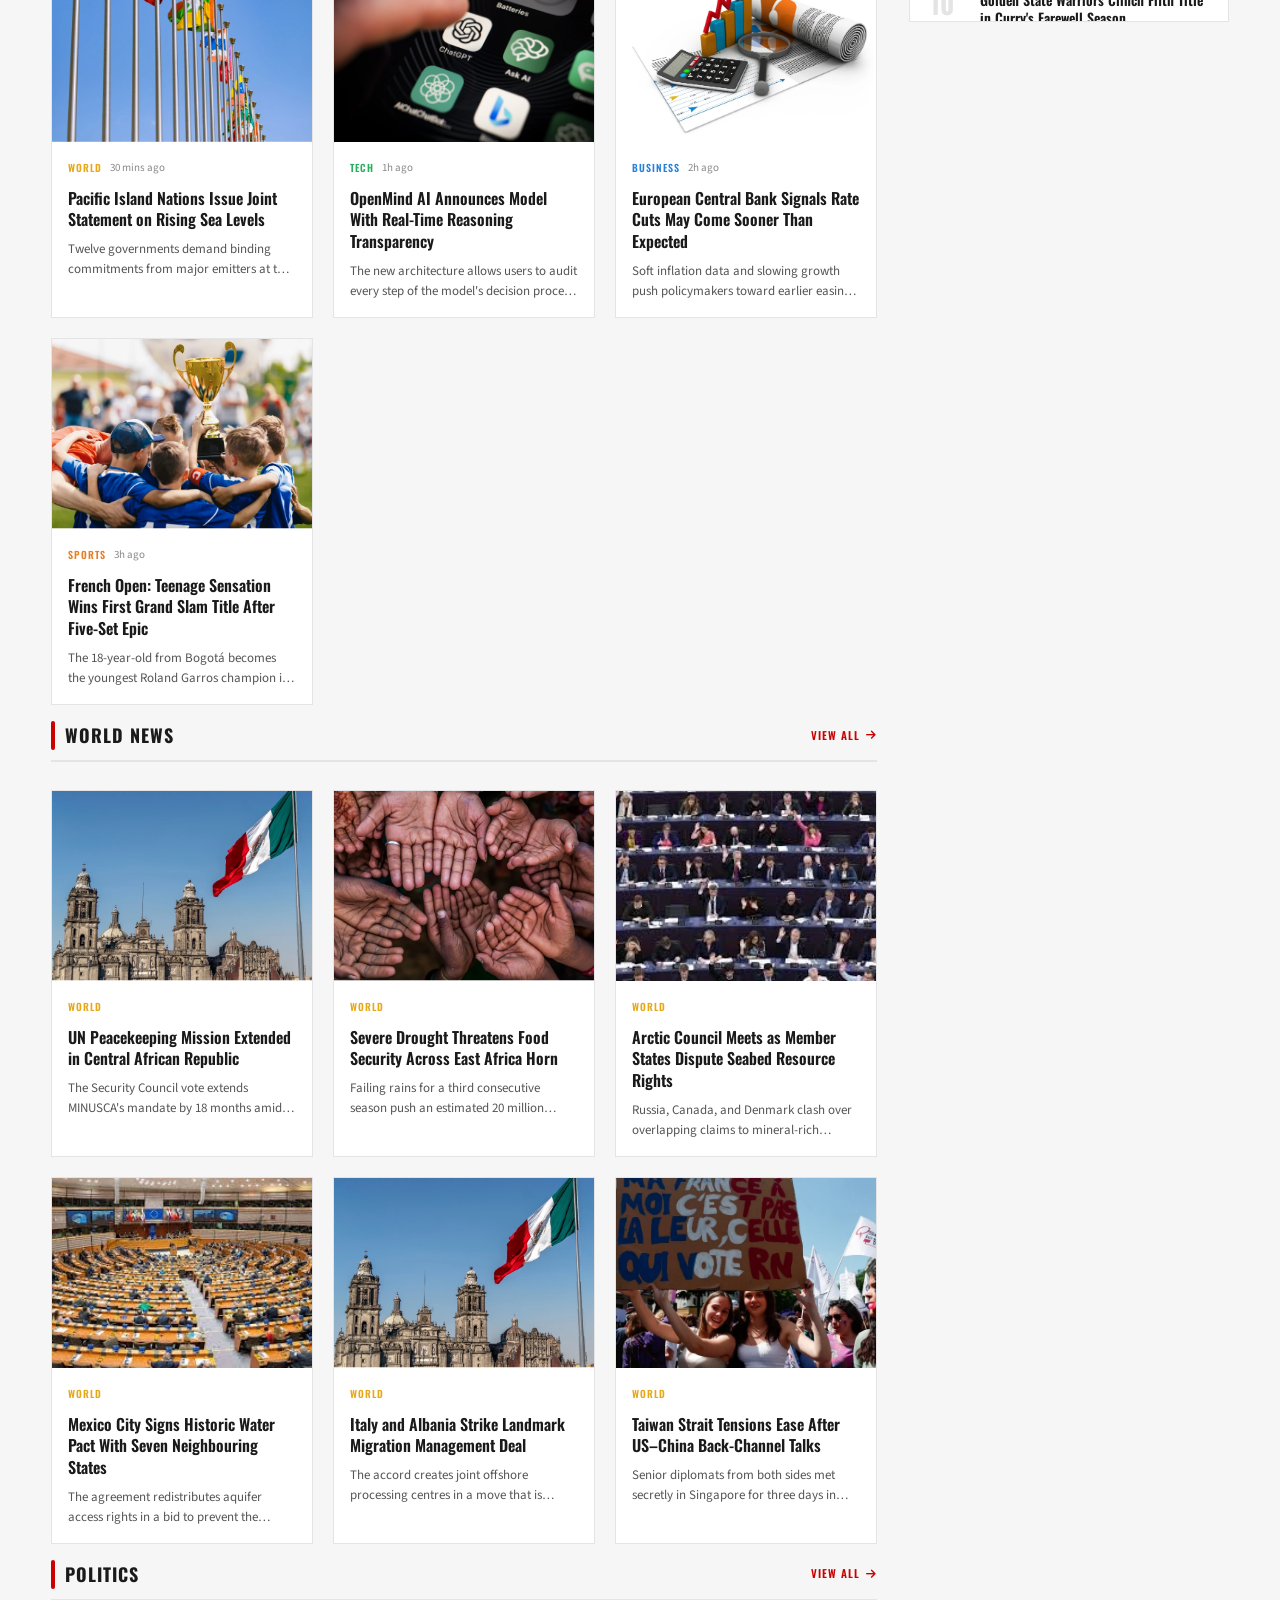
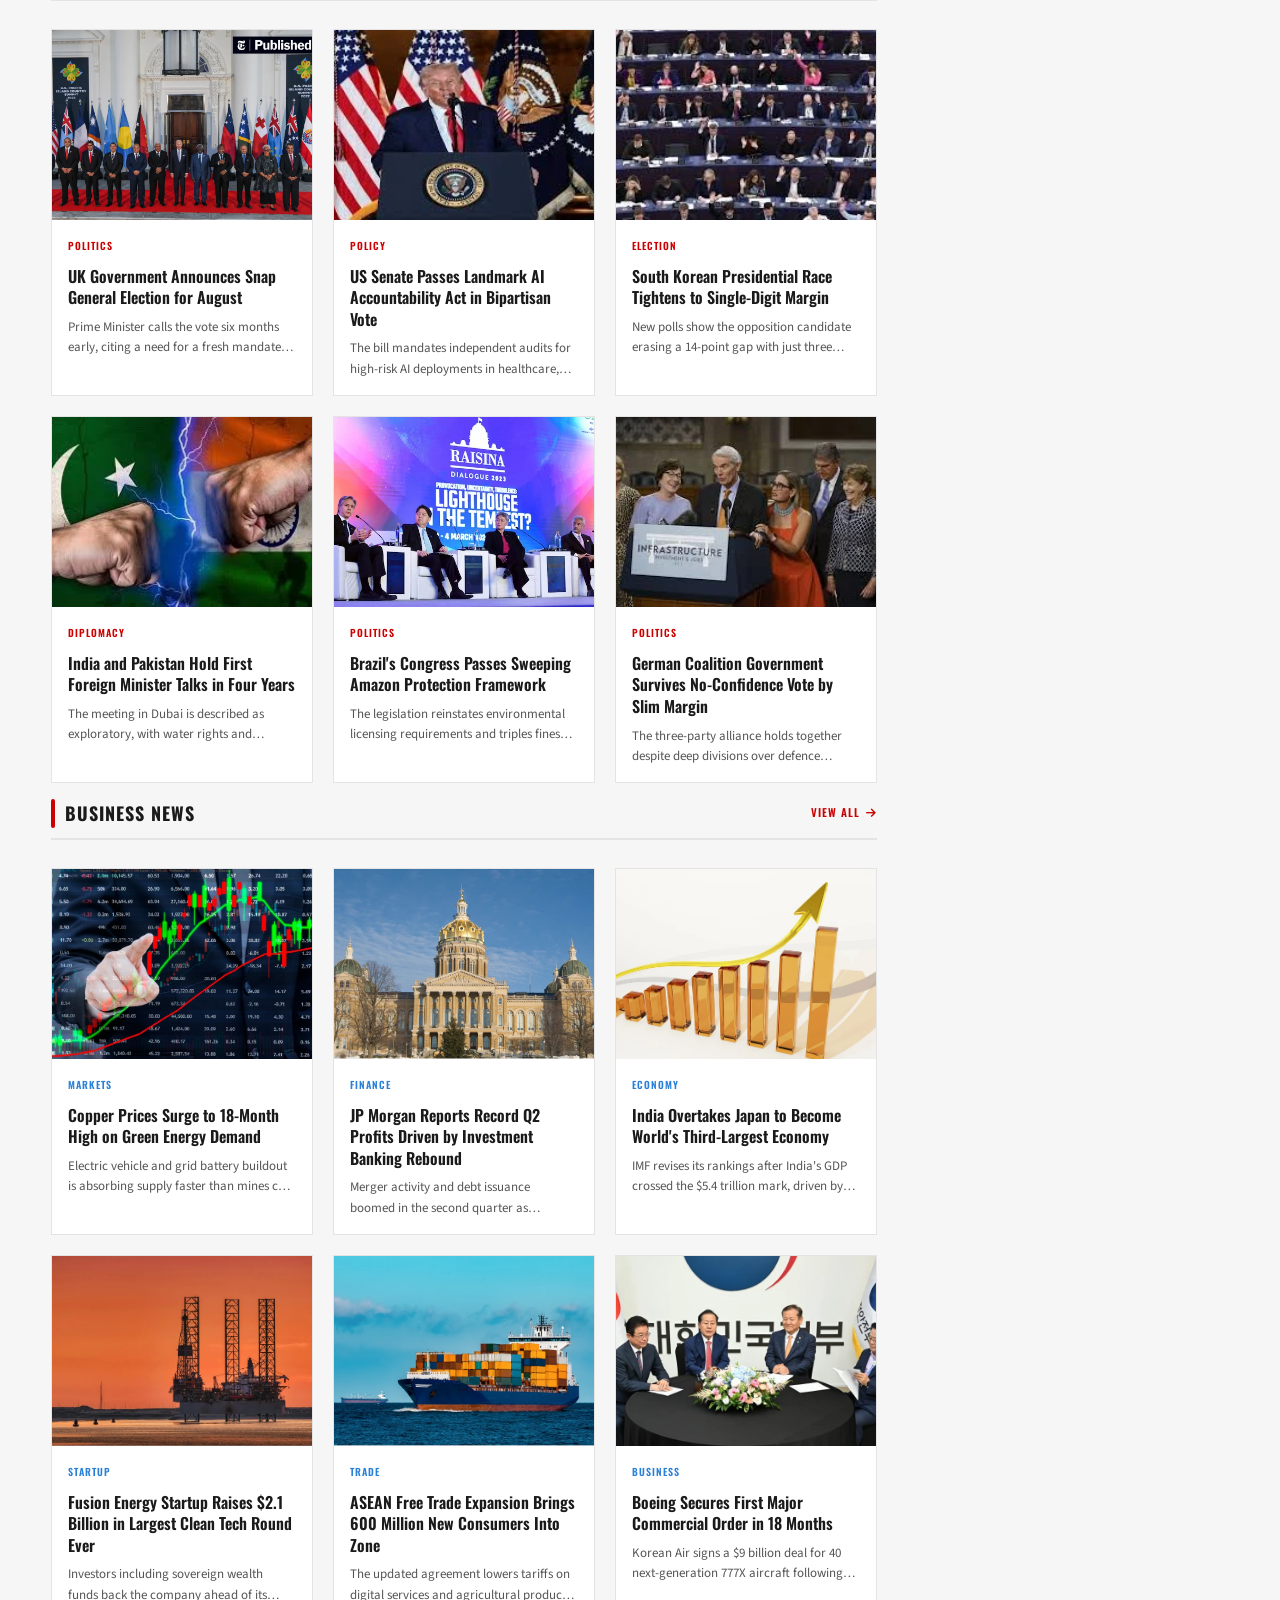
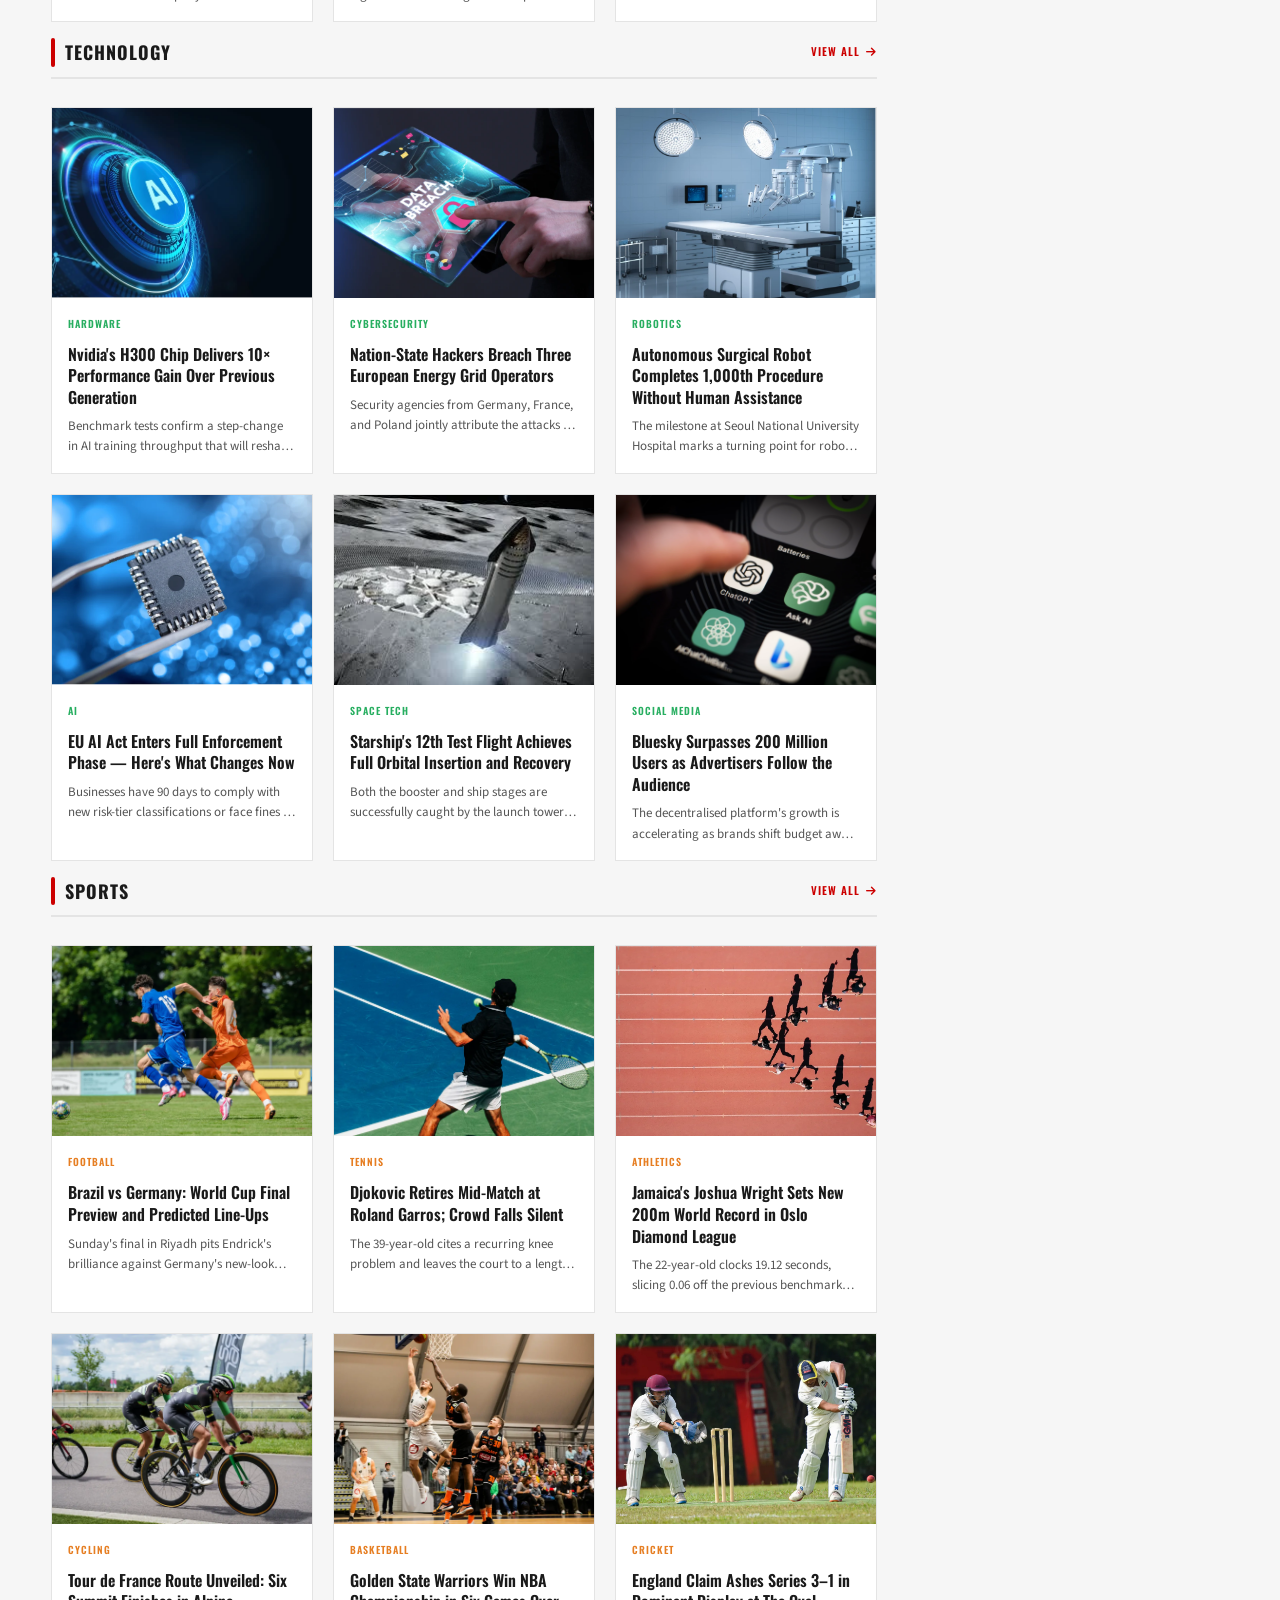
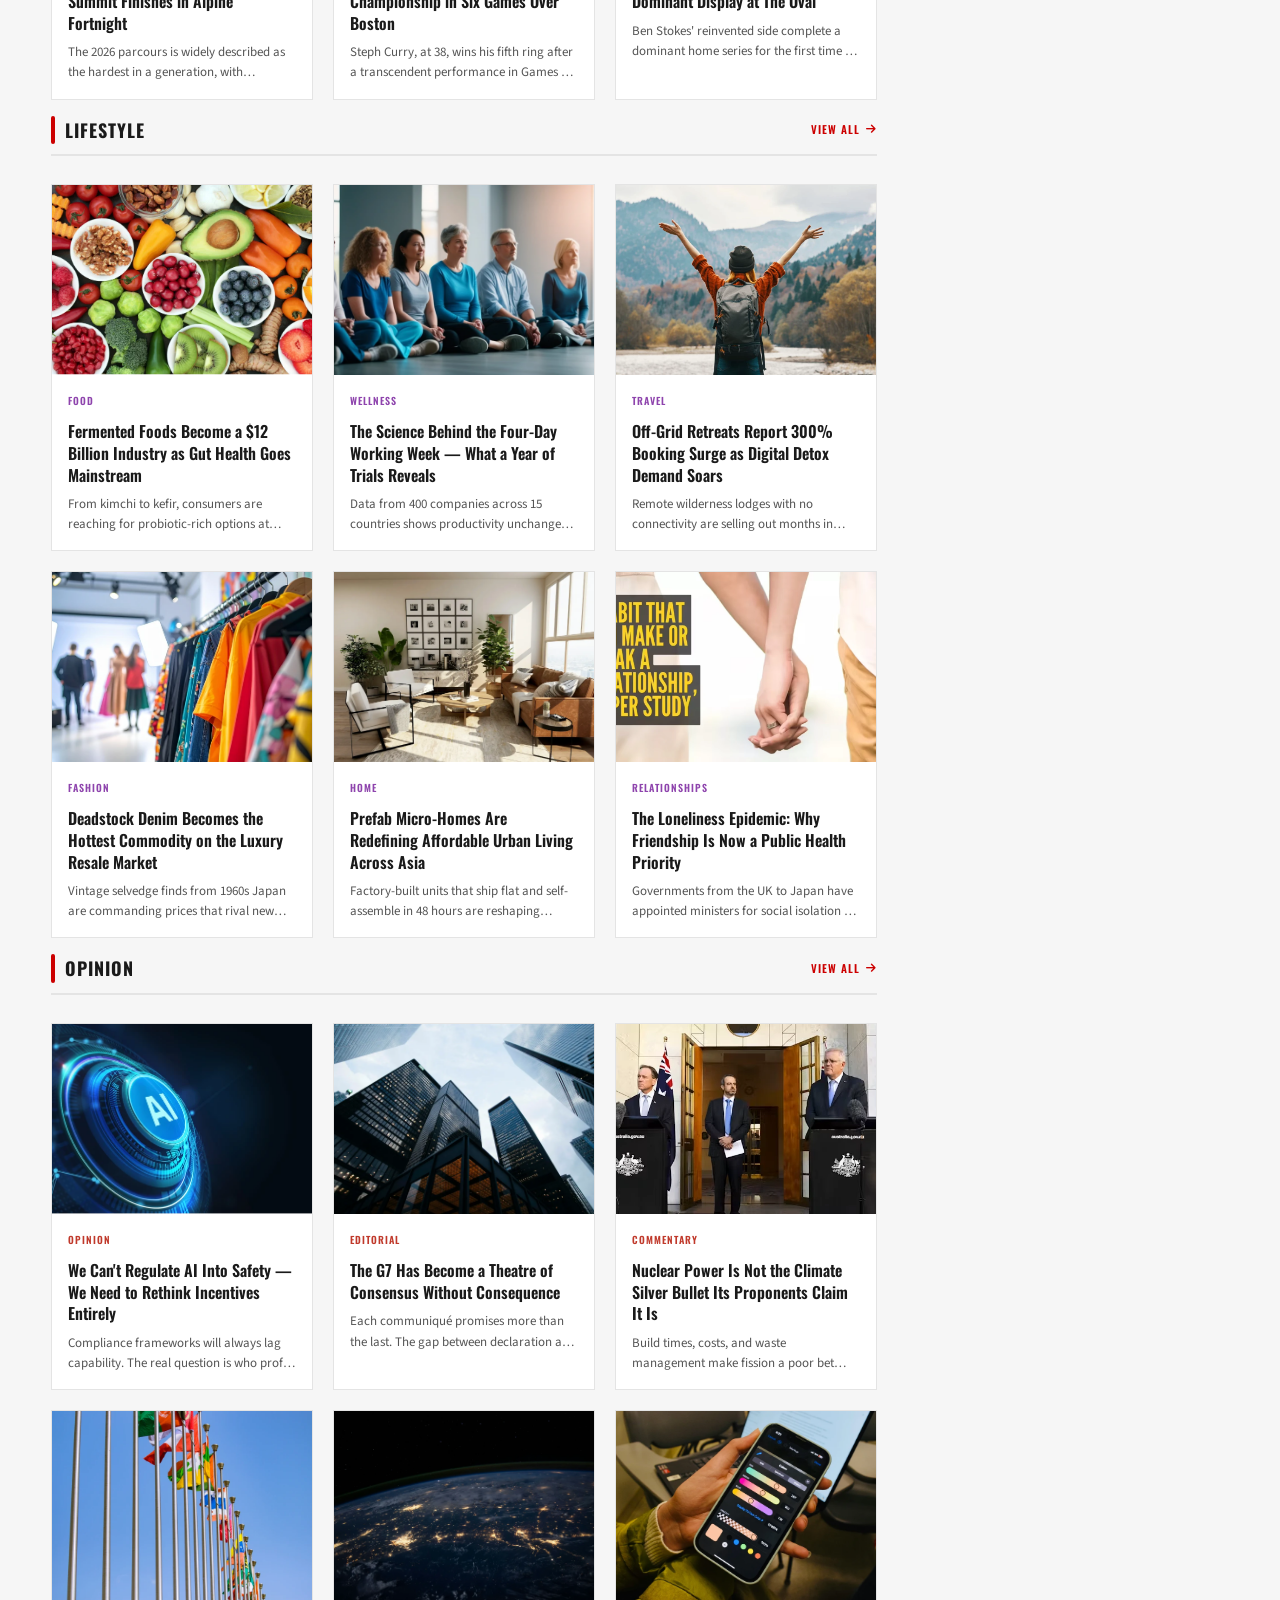
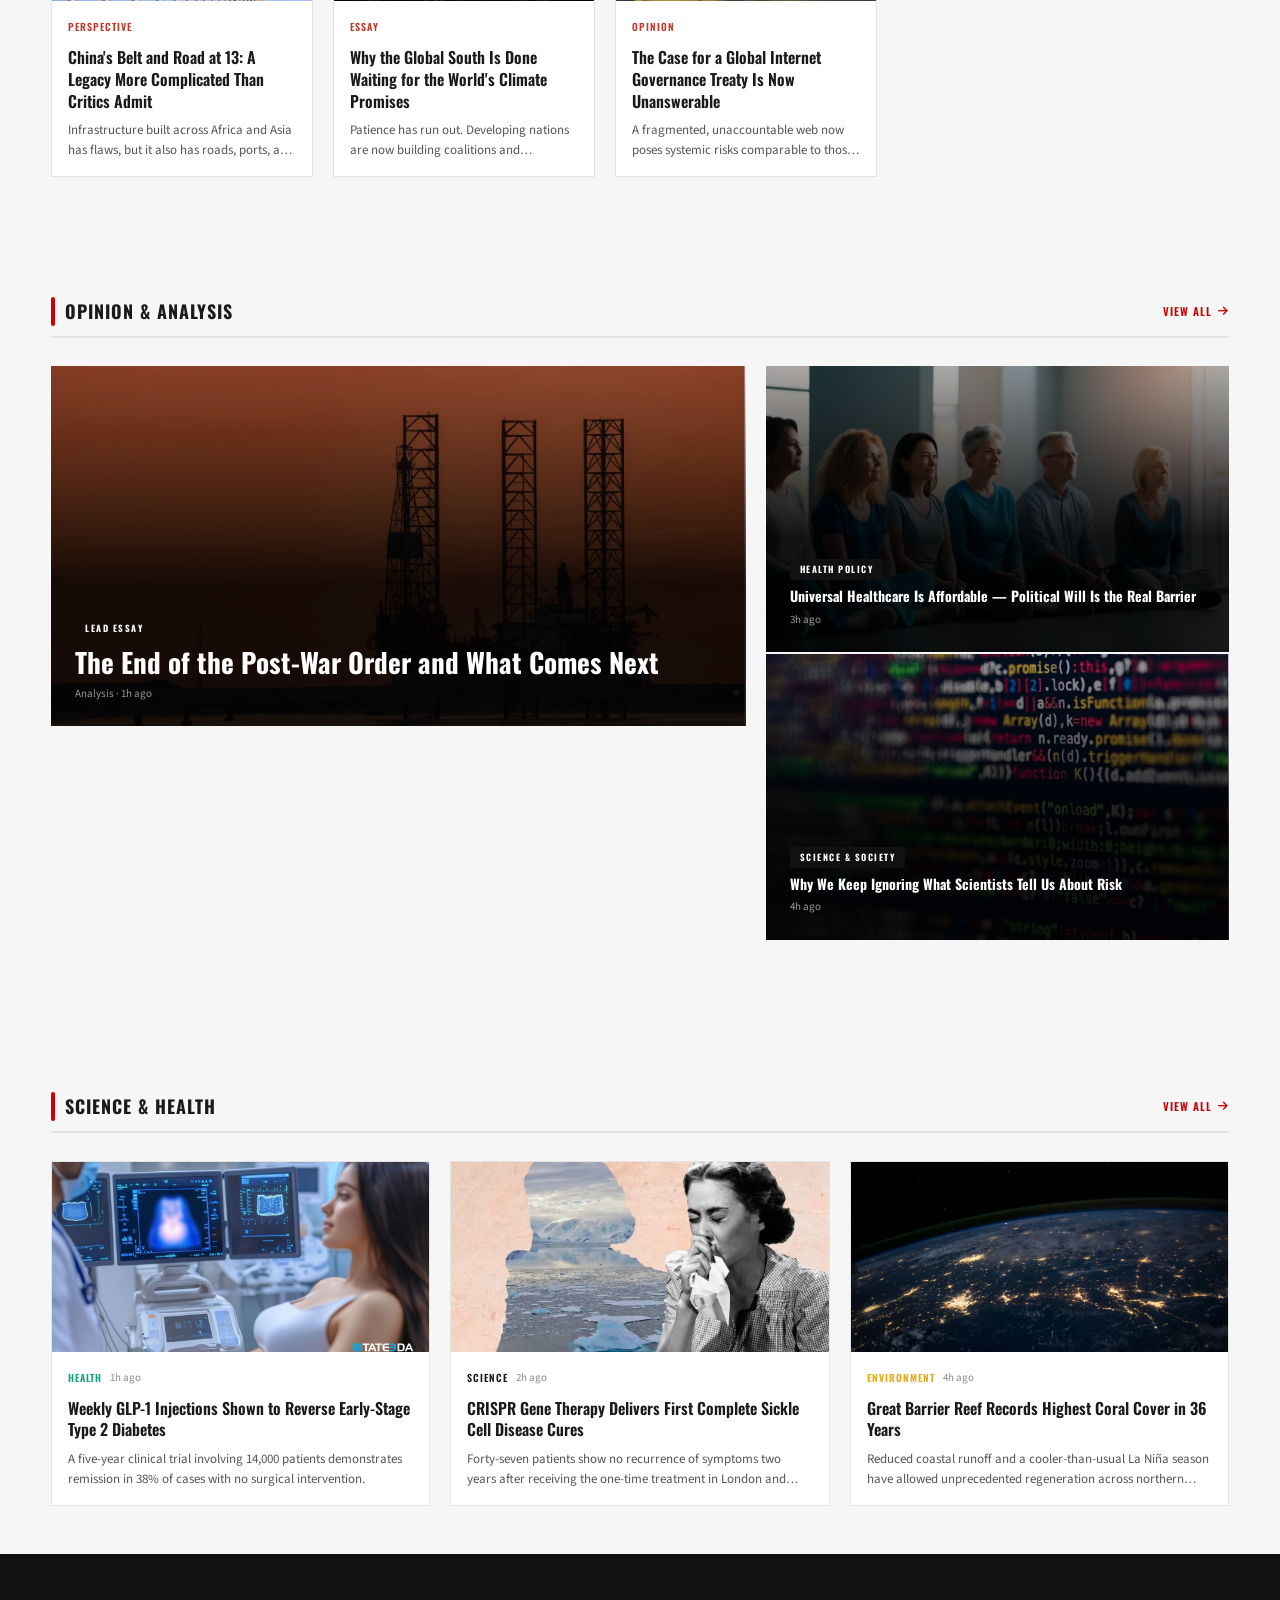
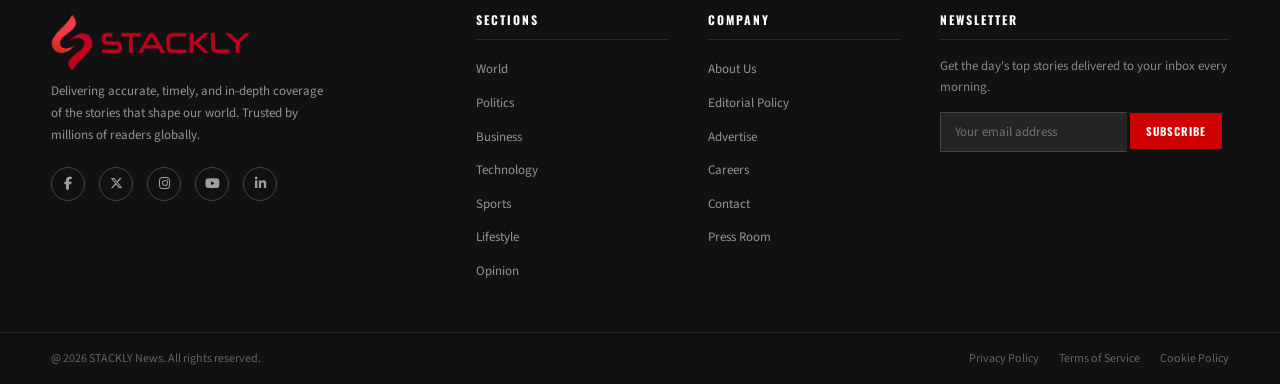
<file: world.html>
<!DOCTYPE html>
<html lang="en">

<head>
    <meta charset="UTF-8">
    <meta name="viewport" content="width=device-width, initial-scale=1.0">
    <title>WORLD NEWS</title>
    <link rel="preconnect" href="https://fonts.googleapis.com">
    <link rel="preconnect" href="https://fonts.gstatic.com" crossorigin>
    <link href="https://fonts.googleapis.com/css2?family=Oswald:wght@400;500;600;700&family=Merriweather:ital,wght@0,400;0,700;1,400&family=Source+Sans+3:wght@300;400;600;700&display=swap" rel="stylesheet">
    <link rel="stylesheet" href="https://cdnjs.cloudflare.com/ajax/libs/font-awesome/6.5.0/css/all.min.css">
    <link rel="stylesheet" href="style.css">
</head>

<body>

    <!-- ========== TOP UTILITY BAR ========== -->
    <div class="top-bar">
        <div class="container top-bar-inner">
            <div class="top-bar-left">
                <span id="live-date"></span>
                <span class="sep">|</span>
                <span><i class="fa-solid fa-cloud-sun"></i> 24 <sup>o</sup>C &nbsp;Chennai</span>
                <span class="sep">|</span>
                <span class="breaking-ticker">
                    <span class="breaking-label">BREAKING</span>
                    <div class="ticker-wrap">
                        <div class="ticker-track" id="ticker">
                            <span>World leaders convene for emergency climate summit <span class="ticker-dot">.</span> Markets surge on strong jobs report <span class="ticker-dot">.</span> NASA announces new lunar mission date<span class="ticker-dot">.</span> Major merger shakes the tech sector <span class="ticker-dot">.</span> Championship final set for Sunday showdown <span class="ticker-dot">.</span>
                        </div>
                    </div>
                </span>
            </div>
            <div class="top-bar-right">
                <a href="./404.html" aria-label="Facebook"><i class="fa-brands fa-facebook-f"></i></a>
                <a href="./404.html" aria-label="Twitter/X"><i class="fa-brands fa-x-twitter"></i></a>
                <a href="./404.html" aria-label="Instagram"><i class="fa-brands fa-instagram"></i></a>
                <a href="./404.html" aria-label="YouTube"><i class="fa-brands fa-youtube"></i></a>
                <a href="./404.html" class="subscribe-btn">SUBSCRIBE</a>
            </div>
        </div>
    </div>

    <!-- ========== MAIN HEADER ========== -->
    <header class="main-header" id="main-header">
        <div class="container header-inner">
            <div class="logo">
             <a href="./index.html"><img src="./src/logo/Untitled design (20)-compressed.webp" alt=""></a>
                <p>DAILY NEWS </p>
            </div>
            <nav class="main-nav" id="main-nav">
                <ul>
                    <li><a href="./index.html" class="nav-link " data-page="home">HOME</a></li>
                    <li><a href="./world.html" class="nav-link active"  data-page="world">WORLD</a></li>
                    <li><a href="./politics.html" class="nav-link" data-page="politics">POLITICS</a></li>
                    <li><a href="./business.html" class="nav-link" data-page="business">BUSINESS</a></li>
                    <li><a href="./technology.html" class="nav-link" data-page="technology">TECHNOLOGY</a></li>
                    <li><a href="./sports.html" class="nav-link" data-page="sports">SPORTS</a></li>
                    <li><a href="./lifestyle.html" class="nav-link" data-page="lifestyle">LIFESTYLE</a></li>
                    <li><a href="./opinion.html" class="nav-link" data-page="opinion">OPINION</a></li>
                    <li><a href="./about.html" class="nav-link" data-page="about">ABOUT</a></li>
                    <li><a href="./contact.html" class="nav-link" data-page="contact">CONTACT</a></li>
                </ul>
            </nav>
            <div class="header-controls">
                <button class="ctrl-btn" id="search-btn" aria-label="Search"><i class="fa-solid fa-magnifying-glass"></i></button>
                
                <button class="ctrl-btn hamburger" id="menu-toggle" aria-label="Menu" aria-controls="mobile-nav" aria-expanded="false"><i class="fa-solid fa-bars"></i></button>
                <a href="./404.html" class="login-btn"><button>Login</button></a>
            </div>
        </div>
        <!-- Search bar -->
        <div class="search-bar" id="search-bar">
            <div class="container">
                <input type="text" placeholder="Search for news, topics, or reporters..." id="search-input">
                <button id="search-close"><i class="fa-solid fa-xmark"></i></button>
            </div>
        </div>
        <!-- Mobile nav -->
        <div class="mobile-nav" id="mobile-nav">
            <ul>
                <li><a href="./index.html" class="nav-link " data-page="home">HOME</a></li>
                    <li><a href="./world.html" class="nav-link active" data-page="world">WORLD</a></li>
                    <li><a href="./politics.html" class="nav-link" data-page="politics">POLITICS</a></li>
                    <li><a href="./business.html" class="nav-link" data-page="business">BUSINESS</a></li>
                    <li><a href="./technology.html" class="nav-link" data-page="technology">TECHNOLOGY</a></li>
                    <li><a href="./sports.html" class="nav-link" data-page="sports">SPORTS</a></li>
                    <li><a href="./lifestyle.html" class="nav-link" data-page="lifestyle">LIFESTYLE</a></li>
                    <li><a href="./opinion.html" class="nav-link" data-page="opinion">OPINION</a></li>
                    <li><a href="./about.html" class="nav-link" data-page="about">ABOUT</a></li>
                    <li><a href="./contact.html" class="nav-link" data-page="contact">CONTACT</a></li>
            </ul>
        </div>
    </header>

    <!-- HERO -->
    <section class="hero-section">

        <!-- Slide 1 -->
        <div class="hero-slide active">
            <img class="hero-slide-img"  src="./src/dfsd (1)-compressed.webp"
                alt="Flood Crisis">
            <div class="hero-overlay"></div>
            <div class="hero-container">
                <div class="hero-content">
                    <span class="badge-pill badge-red">BREAKING NEWS</span>
                    <h1 class="hero-title">Catastrophic Flooding Forces<br><em>Three Million</em> From Their Homes
                        Across South Asia</h1>
                    <p class="hero-desc">Monsoon rains of unprecedented intensity have inundated cities across
                        Bangladesh, India, and Myanmar. Aid agencies warn of a humanitarian disaster as rescue
                        operations struggle to keep pace.</p>
                    <div class="hero-meta">
                        <span>WORLD NEWS</span><span class="sep-dot"></span>
                        <span>June 2, 2026</span><span class="sep-dot"></span>
                        <span>8 Min Read</span>
                    </div>
                    <div class="hero-btns" style="display:flex;gap:12px;">
                        <a href="./404.html" class="btn-primary">READ STORY <i class="fa-solid fa-arrow-right"></i></a>
                        <a href="./404.html" class="btn-outline">WATCH VIDEO</a>
                    </div>
                </div>
                <div class="hero-sidebar">
                    <a href="./404.html" class="hero-sidebar-item">
                        <div class="sidebar-thumb"><img
                                 src="./src/The-Biggest-Data-Breaches-of-the-21st-Century-1-1024x538-compressed.webp" alt=""></div>
                        <div class="sidebar-info">
                            <div class="cat-time"><span class="cat-label cat-politics">POLITICS</span><span
                                    class="time">45 mins ago</span></div>
                            <h3>UN Security Council Deadlocked Over Eastern Europe Ceasefire Resolution</h3>
                        </div>
                    </a>
                    <a href="./404.html" class="hero-sidebar-item">
                        <div class="sidebar-thumb"><img
                                 src="./src/businees/dfsd (14)-compressed.webp" alt=""></div>
                        <div class="sidebar-info">
                            <div class="cat-time"><span class="cat-label cat-technology">TECH</span><span
                                    class="time">1h ago</span></div>
                            <h3>Quantum Computing Firm Claims First Commercial Advantage Over Classical Systems</h3>
                        </div>
                    </a>
                    <a href="./404.html" class="hero-sidebar-item">
                        <div class="sidebar-thumb"><img
                                 src="./src/sports/janosch-diggelmann-i8XiabUW3mw-unsplash-compressed.webp" alt=""></div>
                        <div class="sidebar-info">
                            <div class="cat-time"><span class="cat-label cat-sports">SPORTS</span><span class="time">2h
                                    ago</span></div>
                            <h3>Brazil and Germany Set to Clash in Men's Football World Cup Final</h3>
                        </div>
                    </a>
                </div>
            </div>
        </div>

        <!-- Slide 2 -->
        <div class="hero-slide">
            <img class="hero-slide-img"  src="./src/US_investors.width-800-compressed.webp"
                alt="Trade War">
            <div class="hero-overlay"></div>
            <div class="hero-container">
                <div class="hero-content">
                    <span class="badge-pill badge-gold">ANALYSIS</span>
                    <h1 class="hero-title"> New Trade War:<br>Tariff Escalation Is<br><em>Redrawing Global Supply
                            Chains</em></h1>
                    <p class="hero-desc">With the EU and China all imposing sweeping new levies, economists warn
                        the era of frictionless globalisation may be definitively over.</p>
                    <div class="hero-meta">
                        <span>ECONOMICS</span><span class="sep-dot"></span>
                        <span>June 2, 2026</span><span class="sep-dot"></span>
                        <span>12 Min Read</span>
                    </div>
                    <div  class="hero-btns"  >

                        <a href="./404.html"class="btn-primary">READ STORY <i class="fa-solid fa-arrow-right"></i></a>
                    </div>
                </div>
            </div>
        </div>

        <!-- Slide 3 -->
        <div class="hero-slide">
            <img class="hero-slide-img"  src="./src/images (10)-compressed.webp"
                alt="Mars Mission">
            <div class="hero-overlay"></div>
            <div class="hero-container">
                <div class="hero-content">
                    <span class="badge-pill badge-black">SCIENCE</span>
                    <h1 class="hero-title">Humanity's First Crewed<br>Mars Mission Enters<br><em>Final Countdown</em>
                    </h1>
                    <p class="hero-desc">Six astronauts are set to depart Earth orbit within 72 hours in a joint mission
                        that has been more than a decade in the making.</p>
                    <div class="hero-meta">
                        <span>SPACE</span><span class="sep-dot"></span>
                        <span>June 2, 2026</span><span class="sep-dot"></span>
                        <span>6 Min Read</span>
                    </div>
                    <div class="hero-btns">
                        <a href="./404.html" class="btn-primary">READ STORY <i class="fa-solid fa-arrow-right"></i></a>
                    </div>
                </div>
            </div>
        </div>

        <!-- Controls -->
        <div class="hero-controls">
            <button class="hero-nav-btn prev-slide"><i class="fa-solid fa-chevron-left"></i></button>
            <div class="hero-dots">
                <span class="hero-dot active"></span>
                <span class="hero-dot"></span>
                <span class="hero-dot"></span>
            </div>
            <button class="hero-nav-btn next-slide"><i class="fa-solid fa-chevron-right"></i></button>
        </div>
    </section>

    <!-- MAIN CONTENT -->
    <section class="section-wrap">
        <div class="container">
            <div class="home-main-grid">

                <!-- LEFT -->
                <div class="home-content">

                    <!-- FEATURED -->
                    <article class="news-card-featured">
                        <div class="featured-image">
                            <img  src="./src/dfsd (1)-compressed.webp"
                                alt="Flooding">
                        </div>
                        <div class="featured-body">
                            <span class="badge-pill badge-red">BREAKING NEWS</span>
                            <h2>Catastrophic Flooding Displaces <em>Three Million</em> Across South Asia</h2>
                            <p>Unprecedented monsoon intensity across Bangladesh, eastern India, and large swathes of
                                Myanmar has triggered the region's worst humanitarian emergency in two decades. Aid
                                convoys are struggling to navigate submerged roads, while governments appeal for
                                international assistance.</p>
                            <a href="./404.html" class="btn-primary">READ FULL STORY <i class="fa-solid fa-arrow-right"></i></a>
                        </div>
                    </article>

                    <!-- LATEST NEWS -->
                    <div class="sticky-header">
                        <div class="section-header">
                            <h2>LATEST NEWS</h2>
                            <a href="./404.html" class="view-all-link">VIEW ALL <i class="fa-solid fa-arrow-right"></i></a>
                        </div>
                        <div class="cards-grid-3">

                            <article class="news-card">
                                <div class="card-image"><img
                                         src="./src/dfsd (8)-compressed.webp" alt="">
                                </div>
                                <div class="card-body">
                                    <div class="card-meta"><span class="cat-label cat-world">WORLD</span><span
                                            class="time">30 mins ago</span></div>
                                    <h3>Pacific Island Nations Issue Joint Statement on Rising Sea Levels</h3>
                                    <p>Twelve governments demand binding commitments from major emitters at the upcoming
                                        Suva Climate Summit.</p>
                                </div>
                            </article>

                            <article class="news-card">
                                <div class="card-image"><img
                                         src="./src/2023-07-21T000000Z_1469879770_MT1NURPHO000GHFVF6_RTRMADP_3_MICROSOFT-UNVEILS-MORE-SECURE-AI-POWERED-BING-CHAT-scaled-compressed.webp" alt="">
                                </div>
                                <div class="card-body">
                                    <div class="card-meta"><span class="cat-label cat-technology">TECH</span><span
                                            class="time">1h ago</span></div>
                                    <h3>OpenMind AI Announces Model With Real-Time Reasoning Transparency</h3>
                                    <p>The new architecture allows users to audit every step of the model's decision
                                        process — a first in consumer AI.</p>
                                </div>
                            </article>

                            <article class="news-card">
                                <div class="card-image"><img
                                         src="./src/dfsd (4)-compressed.webp" alt="">
                                </div>
                                <div class="card-body">
                                    <div class="card-meta"><span class="cat-label cat-business">BUSINESS</span><span
                                            class="time">2h ago</span></div>
                                    <h3>European Central Bank Signals Rate Cuts May Come Sooner Than Expected</h3>
                                    <p>Soft inflation data and slowing growth push policymakers toward earlier easing of
                                        monetary conditions.</p>
                                </div>
                            </article>

                            <article class="news-card">
                                <div class="card-image"><img
                                         src="./src/dfsd (5)-compressed.webp" alt="">
                                </div>
                                <div class="card-body">
                                    <div class="card-meta"><span class="cat-label cat-sports">SPORTS</span><span
                                            class="time">3h ago</span></div>
                                    <h3>French Open: Teenage Sensation Wins First Grand Slam Title After Five-Set Epic
                                    </h3>
                                    <p>The 18-year-old from Bogotá becomes the youngest Roland Garros champion in the
                                        Open Era.</p>
                                </div>
                            </article>

                        </div>
                    </div>

                    <!-- WORLD NEWS -->
                    <div class="sticky-header">
                        <div class="section-header">
                            <h2>WORLD NEWS</h2>
                            <a href="./404.html" class="view-all-link">VIEW ALL <i class="fa-solid fa-arrow-right"></i></a>
                        </div>
                        <div class="cards-grid-3">

                            <article class="news-card">
                                <div class="card-image"><img
                                         src="./src/dfsd (9)-compressed.webp" alt="">
                                </div>
                                <div class="card-body">
                                    <div class="card-meta"><span class="cat-label cat-world">WORLD</span></div>
                                    <h3>UN Peacekeeping Mission Extended in Central African Republic</h3>
                                    <p>The Security Council vote extends MINUSCA's mandate by 18 months amid renewed
                                        militia activity near Bangui.</p>
                                </div>
                            </article>

                            <article class="news-card">
                                <div class="card-image"><img
                                         src="./src/dfsd (7)-compressed.webp" alt="">
                                </div>
                                <div class="card-body">
                                    <div class="card-meta"><span class="cat-label cat-world">WORLD</span></div>
                                    <h3>Severe Drought Threatens Food Security Across East Africa Horn</h3>
                                    <p>Failing rains for a third consecutive season push an estimated 20 million people
                                        toward acute hunger.</p>
                                </div>
                            </article>

                            <article class="news-card">
                                <div class="card-image"><img
                                         src="./src/politics/images (1)-compressed (1).webp" alt="">
                                </div>
                                <div class="card-body">
                                    <div class="card-meta"><span class="cat-label cat-world">WORLD</span></div>
                                    <h3>Arctic Council Meets as Member States Dispute Seabed Resource Rights</h3>
                                    <p>Russia, Canada, and Denmark clash over overlapping claims to mineral-rich
                                        territory beneath the Lomonosov Ridge.</p>
                                </div>
                            </article>

                            <article class="news-card">
                                <div class="card-image"><img
                                         src="./src/images (5)-compressed.webp" alt="">
                                </div>
                                <div class="card-body">
                                    <div class="card-meta"><span class="cat-label cat-world">WORLD</span></div>
                                    <h3>Mexico City Signs Historic Water Pact With Seven Neighbouring States</h3>
                                    <p>The agreement redistributes aquifer access rights in a bid to prevent the
                                        capital's catastrophic sinking from continuing.</p>
                                </div>
                            </article>

                            <article class="news-card">
                                <div class="card-image"><img
                                         src="./src/dfsd (9)-compressed.webp" alt="">
                                </div>
                                <div class="card-body">
                                    <div class="card-meta"><span class="cat-label cat-world">WORLD</span></div>
                                    <h3>Italy and Albania Strike Landmark Migration Management Deal</h3>
                                    <p>The accord creates joint offshore processing centres in a move that is dividing
                                        European public opinion sharply.</p>
                                </div>
                            </article>

                            <article class="news-card">
                                <div class="card-image"><img
                                         src="./src/2024-06-23T134308Z_1059287675_RC21H8AP8NZE_RTRMADP_3_FRANCE-ELECTION-PROTEST-WOMEN-1719389723-compressed.webp" alt="">
                                </div>
                                <div class="card-body">
                                    <div class="card-meta"><span class="cat-label cat-world">WORLD</span></div>
                                    <h3>Taiwan Strait Tensions Ease After US–China Back-Channel Talks</h3>
                                    <p>Senior diplomats from both sides met secretly in Singapore for three days in what
                                        officials call a "stabilising exchange."</p>
                                </div>
                            </article>

                        </div>
                    </div>

                    <!-- POLITICS -->
                    <div class="sticky-header">
                        <div class="section-header">
                            <h2>POLITICS</h2>
                            <a href="./404.html" class="view-all-link">VIEW ALL <i class="fa-solid fa-arrow-right"></i></a>
                        </div>
                        <div class="cards-grid-3">

                            <article class="news-card">
                                <div class="card-image"><img
                                         src="./src/politics/30us-pacific-01-videoSixteenByNine3000-compressed.webp" alt="">
                                </div>
                                <div class="card-body">
                                    <div class="card-meta"><span class="cat-label cat-politics">POLITICS</span></div>
                                    <h3>UK Government Announces Snap General Election for August</h3>
                                    <p>Prime Minister calls the vote six months early, citing a need for a fresh mandate
                                        ahead of Brexit renegotiations.</p>
                                </div>
                            </article>

                            <article class="news-card">
                                <div class="card-image"><img
                                         src="./src/politics/download (4)-compressed (1).webp" alt="">
                                </div>
                                <div class="card-body">
                                    <div class="card-meta"><span class="cat-label cat-politics">POLICY</span></div>
                                    <h3>US Senate Passes Landmark AI Accountability Act in Bipartisan Vote</h3>
                                    <p>The bill mandates independent audits for high-risk AI deployments in healthcare,
                                        justice, and financial sectors.</p>
                                </div>
                            </article>

                            <article class="news-card">
                                <div class="card-image"><img
                                         src="./src/politics/images (1)-compressed (1).webp" alt="">
                                </div>
                                <div class="card-body">
                                    <div class="card-meta"><span class="cat-label cat-politics">ELECTION</span></div>
                                    <h3>South Korean Presidential Race Tightens to Single-Digit Margin</h3>
                                    <p>New polls show the opposition candidate erasing a 14-point gap with just three
                                        weeks until voting day.</p>
                                </div>
                            </article>

                            <article class="news-card">
                                <div class="card-image"><img
                                         src="./src/images-compressed (1).webp" alt="">
                                </div>
                                <div class="card-body">
                                    <div class="card-meta"><span class="cat-label cat-politics">DIPLOMACY</span></div>
                                    <h3>India and Pakistan Hold First Foreign Minister Talks in Four Years</h3>
                                    <p>The meeting in Dubai is described as exploratory, with water rights and Kashmir
                                        topping the agenda.</p>
                                </div>
                            </article>

                            <article class="news-card">
                                <div class="card-image"><img
                                         src="./src/230303-D-VV009-0003-compressed.webp" alt="">
                                </div>
                                <div class="card-body">
                                    <div class="card-meta"><span class="cat-label cat-politics">POLITICS</span></div>
                                    <h3>Brazil's Congress Passes Sweeping Amazon Protection Framework</h3>
                                    <p>The legislation reinstates environmental licensing requirements and triples fines
                                        for illegal deforestation activity.</p>
                                </div>
                            </article>

                            <article class="news-card">
                                <div class="card-image"><img
                                         src="./src/politics/download (3)-compressed (1).webp" alt="">
                                </div>
                                <div class="card-body">
                                    <div class="card-meta"><span class="cat-label cat-politics">POLITICS</span></div>
                                    <h3>German Coalition Government Survives No-Confidence Vote by Slim Margin</h3>
                                    <p>The three-party alliance holds together despite deep divisions over defence
                                        spending and immigration reform.</p>
                                </div>
                            </article>

                        </div>
                    </div>

                    <!-- BUSINESS -->
                    <div class="sticky-header">
                        <div class="section-header">
                            <h2>BUSINESS NEWS</h2>
                            <a href="./404.html" class="view-all-link">VIEW ALL <i class="fa-solid fa-arrow-right"></i></a>
                        </div>
                        <div class="cards-grid-3">

                            <article class="news-card">
                                <div class="card-image"><img
                                         src="./src/businees/dfsd (16)-compressed.webp" alt="">
                                </div>
                                <div class="card-body">
                                    <div class="card-meta"><span class="cat-label cat-business">MARKETS</span></div>
                                    <h3>Copper Prices Surge to 18-Month High on Green Energy Demand</h3>
                                    <p>Electric vehicle and grid battery buildout is absorbing supply faster than mines
                                        can scale output.</p>
                                </div>
                            </article>

                            <article class="news-card">
                                <div class="card-image"><img
                                         src="./src/businees/dfsd (18)-compressed.webp" alt="">
                                </div>
                                <div class="card-body">
                                    <div class="card-meta"><span class="cat-label cat-business">FINANCE</span></div>
                                    <h3>JP Morgan Reports Record Q2 Profits Driven by Investment Banking Rebound</h3>
                                    <p>Merger activity and debt issuance boomed in the second quarter as corporate
                                        confidence recovered strongly.</p>
                                </div>
                            </article>

                            <article class="news-card">
                                <div class="card-image"><img
                                         src="./src/businees/dfsd (11)-compressed.webp" alt="">
                                </div>
                                <div class="card-body">
                                    <div class="card-meta"><span class="cat-label cat-business">ECONOMY</span></div>
                                    <h3>India Overtakes Japan to Become World's Third-Largest Economy</h3>
                                    <p>IMF revises its rankings after India's GDP crossed the $5.4 trillion mark, driven
                                        by manufacturing and services growth.</p>
                                </div>
                            </article>

                            <article class="news-card">
                                <div class="card-image"><img
                                         src="./src/businees/dfsd (24)-compressed.webp" alt="">
                                </div>
                                <div class="card-body">
                                    <div class="card-meta"><span class="cat-label cat-business">STARTUP</span></div>
                                    <h3>Fusion Energy Startup Raises $2.1 Billion in Largest Clean Tech Round Ever</h3>
                                    <p>Investors including sovereign wealth funds back the company ahead of its planned
                                        reactor demonstration next year.</p>
                                </div>
                            </article>

                            <article class="news-card">
                                <div class="card-image"><img
                                         src="./src/businees/dfsd (9778)-compressed.webp" alt="">
                                </div>
                                <div class="card-body">
                                    <div class="card-meta"><span class="cat-label cat-business">TRADE</span></div>
                                    <h3>ASEAN Free Trade Expansion Brings 600 Million New Consumers Into Zone</h3>
                                    <p>The updated agreement lowers tariffs on digital services and agricultural produce
                                        across ten member states.</p>
                                </div>
                            </article>

                            <article class="news-card">
                                <div class="card-image"><img
                                         src="./src/ba598e82-a128-4f8f-a806-acef49fcc52b-compressed.webp" alt="">
                                </div>
                                <div class="card-body">
                                    <div class="card-meta"><span class="cat-label cat-business">BUSINESS</span></div>
                                    <h3>Boeing Secures First Major Commercial Order in 18 Months</h3>
                                    <p>Korean Air signs a $9 billion deal for 40 next-generation 777X aircraft following
                                        the manufacturer's safety reforms.</p>
                                </div>
                            </article>

                        </div>
                    </div>

                    <!-- TECHNOLOGY -->
                    <div class="sticky-header">
                        <div class="section-header">
                            <h2>TECHNOLOGY</h2>
                            <a href="./404.html" class="view-all-link">VIEW ALL <i class="fa-solid fa-arrow-right"></i></a>
                        </div>
                        <div class="cards-grid-3">

                            <article class="news-card">
                                <div class="card-image"><img
                                         src="./src/dfsd (3)-compressed.webp" alt="">
                                </div>
                                <div class="card-body">
                                    <div class="card-meta"><span class="cat-label cat-technology">HARDWARE</span></div>
                                    <h3>Nvidia's H300 Chip Delivers 10× Performance Gain Over Previous Generation</h3>
                                    <p>Benchmark tests confirm a step-change in AI training throughput that will reshape
                                        data centre economics globally.</p>
                                </div>
                            </article>

                            <article class="news-card">
                                <div class="card-image"><img
                                         src="./src/The-Biggest-Data-Breaches-of-the-21st-Century-1-1024x538-compressed.webp" alt="">
                                </div>
                                <div class="card-body">
                                    <div class="card-meta"><span class="cat-label cat-technology">CYBERSECURITY</span>
                                    </div>
                                    <h3>Nation-State Hackers Breach Three European Energy Grid Operators</h3>
                                    <p>Security agencies from Germany, France, and Poland jointly attribute the attacks
                                        to a known APT group linked to Moscow.</p>
                                </div>
                            </article>

                            <article class="news-card">
                                <div class="card-image"><img
                                         src="./src/businees/dfsd (19)-compressed.webp" alt="">
                                </div>
                                <div class="card-body">
                                    <div class="card-meta"><span class="cat-label cat-technology">ROBOTICS</span></div>
                                    <h3>Autonomous Surgical Robot Completes 1,000th Procedure Without Human Assistance
                                    </h3>
                                    <p>The milestone at Seoul National University Hospital marks a turning point for
                                        robot-assisted medicine.</p>
                                </div>
                            </article>

                            <article class="news-card">
                                <div class="card-image"><img
                                         src="./src/businees/dfsd (14)-compressed.webp" alt="">
                                </div>
                                <div class="card-body">
                                    <div class="card-meta"><span class="cat-label cat-technology">AI</span></div>
                                    <h3>EU AI Act Enters Full Enforcement Phase — Here's What Changes Now</h3>
                                    <p>Businesses have 90 days to comply with new risk-tier classifications or face
                                        fines of up to 6% of global turnover.</p>
                                </div>
                            </article>

                            <article class="news-card">
                                <div class="card-image"><img
                                         src="./src/images (10)-compressed.webp" alt="">
                                </div>
                                <div class="card-body">
                                    <div class="card-meta"><span class="cat-label cat-technology">SPACE TECH</span>
                                    </div>
                                    <h3>Starship's 12th Test Flight Achieves Full Orbital Insertion and Recovery</h3>
                                    <p>Both the booster and ship stages are successfully caught by the launch tower's
                                        mechanical arms for the first time.</p>
                                </div>
                            </article>

                            <article class="news-card">
                                <div class="card-image"><img
                                         src="./src/2023-07-21T000000Z_1469879770_MT1NURPHO000GHFVF6_RTRMADP_3_MICROSOFT-UNVEILS-MORE-SECURE-AI-POWERED-BING-CHAT-scaled-compressed.webp" alt="">
                                </div>
                                <div class="card-body">
                                    <div class="card-meta"><span class="cat-label cat-technology">SOCIAL MEDIA</span>
                                    </div>
                                    <h3>Bluesky Surpasses 200 Million Users as Advertisers Follow the Audience</h3>
                                    <p>The decentralised platform's growth is accelerating as brands shift budget away
                                        from legacy social networks.</p>
                                </div>
                            </article>

                        </div>
                    </div>

                    <!-- SPORTS -->
                    <div class="sticky-header">
                        <div class="section-header">
                            <h2>SPORTS</h2>
                            <a href="./404.html" class="view-all-link">VIEW ALL <i class="fa-solid fa-arrow-right"></i></a>
                        </div>
                        <div class="cards-grid-3">

                            <article class="news-card">
                                <div class="card-image"><img
                                         src="./src/sports/janosch-diggelmann-i8XiabUW3mw-unsplash-compressed.webp" alt="">
                                </div>
                                <div class="card-body">
                                    <div class="card-meta"><span class="cat-label cat-sports">FOOTBALL</span></div>
                                    <h3>Brazil vs Germany: World Cup Final Preview and Predicted Line-Ups</h3>
                                    <p>Sunday's final in Riyadh pits Endrick's brilliance against Germany's new-look
                                        pressing machine.</p>
                                </div>
                            </article>

                            <article class="news-card">
                                <div class="card-image"><img
                                         src="./src/tennis/andrew-heald-C1bGTi-rSus-unsplash-compressed.webp" alt="">
                                </div>
                                <div class="card-body">
                                    <div class="card-meta"><span class="cat-label cat-sports">TENNIS</span></div>
                                    <h3>Djokovic Retires Mid-Match at Roland Garros; Crowd Falls Silent</h3>
                                    <p>The 39-year-old cites a recurring knee problem and leaves the court to a lengthy
                                        standing ovation.</p>
                                </div>
                            </article>

                            <article class="news-card">
                                <div class="card-image"><img
                                         src="./src/sports/steven-lelham-atSaEOeE8Nk-unsplash-compressed.webp" alt="">
                                </div>
                                <div class="card-body">
                                    <div class="card-meta"><span class="cat-label cat-sports">ATHLETICS</span></div>
                                    <h3>Jamaica's Joshua Wright Sets New 200m World Record in Oslo Diamond League</h3>
                                    <p>The 22-year-old clocks 19.12 seconds, slicing 0.06 off the previous benchmark set
                                        in Tokyo in 2021.</p>
                                </div>
                            </article>

                            <article class="news-card">
                                <div class="card-image"><img
                                         src="./src/sports/yomex-owo-0eo3RhuSspI-unsplash-compressed.webp" alt="">
                                </div>
                                <div class="card-body">
                                    <div class="card-meta"><span class="cat-label cat-sports">CYCLING</span></div>
                                    <h3>Tour de France Route Unveiled: Six Summit Finishes in Alpine Fortnight</h3>
                                    <p>The 2026 parcours is widely described as the hardest in a generation, with
                                        organisers targeting fewer sprint stages.</p>
                                </div>
                            </article>

                            <article class="news-card">
                                <div class="card-image"><img
                                         src="./src/sports/markus-spiske-oPDQGXW7i40-unsplash-compressed.webp" alt="">
                                </div>
                                <div class="card-body">
                                    <div class="card-meta"><span class="cat-label cat-sports">BASKETBALL</span></div>
                                    <h3>Golden State Warriors Win NBA Championship in Six Games Over Boston</h3>
                                    <p>Steph Curry, at 38, wins his fifth ring after a transcendent performance in Games
                                        4, 5, and 6.</p>
                                </div>
                            </article>

                            <article class="news-card">
                                <div class="card-image"><img
                                         src="./src/sports/cfphotosin-photography-HJbv998de9s-unsplash-compressed.webp" alt="">
                                </div>
                                <div class="card-body">
                                    <div class="card-meta"><span class="cat-label cat-sports">CRICKET</span></div>
                                    <h3>England Claim Ashes Series 3–1 in Dominant Display at The Oval</h3>
                                    <p>Ben Stokes' reinvented side complete a dominant home series for the first time in
                                        12 years.</p>
                                </div>
                            </article>

                        </div>
                    </div>

                    <!-- LIFESTYLE -->
                    <div class="sticky-header">
                        <div class="section-header">
                            <h2>LIFESTYLE</h2>
                            <a href="./404.html" class="view-all-link">VIEW ALL <i class="fa-solid fa-arrow-right"></i></a>
                        </div>
                        <div class="cards-grid-3">

                            <article class="news-card">
                                <div class="card-image"><img
                                         src="./src/businees/dfsd (26)-compressed.webp" alt="">
                                </div>
                                <div class="card-body">
                                    <div class="card-meta"><span class="cat-label cat-lifestyle">FOOD</span></div>
                                    <h3>Fermented Foods Become a $12 Billion Industry as Gut Health Goes Mainstream</h3>
                                    <p>From kimchi to kefir, consumers are reaching for probiotic-rich options at record
                                        rates across Western markets.</p>
                                </div>
                            </article>

                            <article class="news-card">
                                <div class="card-image"><img
                                         src="./src/businees/dfsd (20)-compressed.webp" alt="">
                                </div>
                                <div class="card-body">
                                    <div class="card-meta"><span class="cat-label cat-lifestyle">WELLNESS</span></div>
                                    <h3>The Science Behind the Four-Day Working Week — What a Year of Trials Reveals
                                    </h3>
                                    <p>Data from 400 companies across 15 countries shows productivity unchanged or
                                        improved in 92% of cases.</p>
                                </div>
                            </article>

                            <article class="news-card">
                                <div class="card-image"><img
                                         src="./src/slow tourism-compressed.webp" alt="">
                                </div>
                                <div class="card-body">
                                    <div class="card-meta"><span class="cat-label cat-lifestyle">TRAVEL</span></div>
                                    <h3>Off-Grid Retreats Report 300% Booking Surge as Digital Detox Demand Soars</h3>
                                    <p>Remote wilderness lodges with no connectivity are selling out months in advance
                                        across Europe and North America.</p>
                                </div>
                            </article>

                            <article class="news-card">
                                <div class="card-image"><img
                                         src="./src/businees/dfsd (22)-compressed.webp" alt="">
                                </div>
                                <div class="card-body">
                                    <div class="card-meta"><span class="cat-label cat-lifestyle">FASHION</span></div>
                                    <h3>Deadstock Denim Becomes the Hottest Commodity on the Luxury Resale Market</h3>
                                    <p>Vintage selvedge finds from 1960s Japan are commanding prices that rival new
                                        luxury goods at auction.</p>
                                </div>
                            </article>

                            <article class="news-card">
                                <div class="card-image"><img
                                         src="./src/photo-1600210492486-724fe5c67fb0-compressed (1).webp" alt="">
                                </div>
                                <div class="card-body">
                                    <div class="card-meta"><span class="cat-label cat-lifestyle">HOME</span></div>
                                    <h3>Prefab Micro-Homes Are Redefining Affordable Urban Living Across Asia</h3>
                                    <p>Factory-built units that ship flat and self-assemble in 48 hours are reshaping
                                        housing in Hong Kong, Tokyo, and Seoul.</p>
                                </div>
                            </article>

                            <article class="news-card">
                                <div class="card-image"><img
                                         src="./src/126483398-compressed.webp" alt="">
                                </div>
                                <div class="card-body">
                                    <div class="card-meta"><span class="cat-label cat-lifestyle">RELATIONSHIPS</span>
                                    </div>
                                    <h3>The Loneliness Epidemic: Why Friendship Is Now a Public Health Priority</h3>
                                    <p>Governments from the UK to Japan have appointed ministers for social isolation as
                                        research mounts on its health impact.</p>
                                </div>
                            </article>

                        </div>
                    </div>

                    <!-- OPINION -->
                    <div class="sticky-header">
                        <div class="section-header">
                            <h2>OPINION</h2>
                            <a href="./404.html" class="view-all-link">VIEW ALL <i class="fa-solid fa-arrow-right"></i></a>
                        </div>
                        <div class="cards-grid-3">

                            <article class="news-card">
                                <div class="card-image"><img
                                         src="./src/dfsd (3)-compressed.webp" alt="">
                                </div>
                                <div class="card-body">
                                    <div class="card-meta"><span class="cat-label cat-opinion">OPINION</span></div>
                                    <h3>We Can't Regulate AI Into Safety — We Need to Rethink Incentives Entirely</h3>
                                    <p>Compliance frameworks will always lag capability. The real question is who
                                        profits when systems fail.</p>
                                </div>
                            </article>

                            <article class="news-card">
                                <div class="card-image"><img
                                         src="./src/photo-1486406146926-c627a92ad1ab-compressed.webp" alt="">
                                </div>
                                <div class="card-body">
                                    <div class="card-meta"><span class="cat-label cat-opinion">EDITORIAL</span></div>
                                    <h3>The G7 Has Become a Theatre of Consensus Without Consequence</h3>
                                    <p>Each communiqué promises more than the last. The gap between declaration and
                                        action has never been wider.</p>
                                </div>
                            </article>

                            <article class="news-card">
                                <div class="card-image"><img
                                         src="./src/Untitledfffgfdgfdgdfdf-compressed.webp" alt="">
                                </div>
                                <div class="card-body">
                                    <div class="card-meta"><span class="cat-label cat-opinion">COMMENTARY</span></div>
                                    <h3>Nuclear Power Is Not the Climate Silver Bullet Its Proponents Claim It Is</h3>
                                    <p>Build times, costs, and waste management make fission a poor bet when renewables
                                        are scaling at this pace.</p>
                                </div>
                            </article>

                            <article class="news-card">
                                <div class="card-image"><img
                                         src="./src/dfsd (8)-compressed.webp" alt="">
                                </div>
                                <div class="card-body">
                                    <div class="card-meta"><span class="cat-label cat-opinion">PERSPECTIVE</span></div>
                                    <h3>China's Belt and Road at 13: A Legacy More Complicated Than Critics Admit</h3>
                                    <p>Infrastructure built across Africa and Asia has flaws, but it also has roads,
                                        ports, and hospitals that did not exist before.</p>
                                </div>
                            </article>

                            <article class="news-card">
                                <div class="card-image"><img
                                         src="./src/photo-1451187580459-43490279c0fa-compressed.webp" alt="">
                                </div>
                                <div class="card-body">
                                    <div class="card-meta"><span class="cat-label cat-opinion">ESSAY</span></div>
                                    <h3>Why the Global South Is Done Waiting for the World's Climate Promises</h3>
                                    <p>Patience has run out. Developing nations are now building coalitions and
                                        demanding reparative climate finance.</p>
                                </div>
                            </article>

                            <article class="news-card">
                                <div class="card-image"><img
                                         src="./src/businees/dfsd (17)-compressed.webp" alt="">
                                </div>
                                <div class="card-body">
                                    <div class="card-meta"><span class="cat-label cat-opinion">OPINION</span></div>
                                    <h3>The Case for a Global Internet Governance Treaty Is Now Unanswerable</h3>
                                    <p>A fragmented, unaccountable web now poses systemic risks comparable to those of
                                        unregulated financial markets.</p>
                                </div>
                            </article>

                        </div>
                    </div>

                </div>

                <!-- RIGHT SIDEBAR -->
                <aside class="home-sidebar">
                    <h3>TRENDING IN WORLD</h3>

                    <div class="trending-item">
                        <div class="trending-num">01</div>
                        <div class="trending-text">
                            <h4>South Asian Floods Force Three Million to Flee Homes</h4>
                            <div class="time">12 mins ago</div>
                        </div>
                    </div>
                    <div class="trending-item">
                        <div class="trending-num">02</div>
                        <div class="trending-text">
                            <h4>Mars Mission Crew Enters Final Pre-Launch Quarantine</h4>
                            <div class="time">34 mins ago</div>
                        </div>
                    </div>
                    <div class="trending-item">
                        <div class="trending-num">03</div>
                        <div class="trending-text">
                            <h4>UK Snap Election Confirmed for August 14</h4>
                            <div class="time">55 mins ago</div>
                        </div>
                    </div>
                    <div class="trending-item">
                        <div class="trending-num">04</div>
                        <div class="trending-text">
                            <h4>World Cup Final: Brazil vs Germany Team News Confirmed</h4>
                            <div class="time">1h ago</div>
                        </div>
                    </div>
                    <div class="trending-item">
                        <div class="trending-num">05</div>
                        <div class="trending-text">
                            <h4>Djokovic Retirement Stuns Roland Garros Crowd</h4>
                            <div class="time">2h ago</div>
                        </div>
                    </div>
                    <div class="trending-item">
                        <div class="trending-num">06</div>
                        <div class="trending-text">
                            <h4>India Becomes Third-Largest Economy, Overtaking Japan</h4>
                            <div class="time">3h ago</div>
                        </div>
                    </div>
                    <div class="trending-item">
                        <div class="trending-num">07</div>
                        <div class="trending-text">
                            <h4>EU AI Act Enforcement Begins: What Businesses Must Do Now</h4>
                            <div class="time">3h ago</div>
                        </div>
                    </div>
                    <div class="trending-item">
                        <div class="trending-num">08</div>
                        <div class="trending-text">
                            <h4>Nvidia H300 Chip Benchmarks Leak Before Official Launch</h4>
                            <div class="time">4h ago</div>
                        </div>
                    </div>
                    <div class="trending-item">
                        <div class="trending-num">09</div>
                        <div class="trending-text">
                            <h4>East Africa Drought: 20 Million Face Acute Food Shortage</h4>
                            <div class="time">5h ago</div>
                        </div>
                    </div>
                    <div class="trending-item">
                        <div class="trending-num">10</div>
                        <div class="trending-text">
                            <h4>Golden State Warriors Clinch Fifth Title in Curry's Farewell Season</h4>
                            <div class="time">6h ago</div>
                        </div>
                    </div>
                    <div class="trending-item">
                        <div class="trending-num">11</div>
                        <div class="trending-text">
                            <h4>Fusion Energy Startup Closes $2.1 Billion Funding Round</h4>
                            <div class="time">7h ago</div>
                        </div>
                    </div>
                    <div class="trending-item">
                        <div class="trending-num">12</div>
                        <div class="trending-text">
                            <h4>Arctic Council Convenes Amid Resource Rights Dispute</h4>
                            <div class="time">8h ago</div>
                        </div>
                    </div>
                    <div class="trending-item">
                        <div class="trending-num">13</div>
                        <div class="trending-text">
                            <h4>Bluesky Crosses 200 Million Users Milestone</h4>
                            <div class="time">9h ago</div>
                        </div>
                    </div>
                    <div class="trending-item">
                        <div class="trending-num">14</div>
                        <div class="trending-text">
                            <h4>ECB Rate Cut Now Expected in September, Not December</h4>
                            <div class="time">10h ago</div>
                        </div>
                    </div>
                    <div class="trending-item">
                        <div class="trending-num">15</div>
                        <div class="trending-text">
                            <h4>Loneliness Declared a Public Health Crisis by WHO</h4>
                            <div class="time">11h ago</div>
                        </div>
                    </div>
                </aside>

            </div>
        </div>
    </section>

    <!-- OPINION & ANALYSIS FEATURE -->
    <section class="section-wrap sticky-header"
        style="background: var(--gray-1); padding-top: 56px; padding-bottom: 56px;">
        <div class="container">
            <div class="section-header">
                <h2>OPINION & ANALYSIS</h2>
                <a href="./404.html" class="view-all-link">VIEW ALL <i class="fa-solid fa-arrow-right"></i></a>
            </div>
            <div class="top-story-grid">
                <article class="top-story-large">
                    <img  src="./src/businees/dfsd (24)-compressed.webp"
                        alt="Opinion Feature">
                    <div class="top-story-overlay">
                        <span class="badge-pill badge-gold">LEAD ESSAY</span>
                        <h2>The End of the Post-War Order and What Comes Next</h2>
                        <div class="time">Analysis · 1h ago</div>
                    </div>
                </article>
                <div class="top-story-stack">
                    <article class="top-story-small">
                        <img  src="./src/businees/dfsd (20)-compressed.webp" alt="Health">
                        <div class="top-story-overlay">
                            <span class="badge-pill badge-black">HEALTH POLICY</span>
                            <h2>Universal Healthcare Is Affordable — Political Will Is the Real Barrier</h2>
                            <div class="time">3h ago</div>
                        </div>
                    </article>
                    <article class="top-story-small">
                        <img  src="./src/businees/dfsd (13)-compressed.webp" alt="Science">
                        <div class="top-story-overlay">
                            <span class="badge-pill badge-black">SCIENCE & SOCIETY</span>
                            <h2>Why We Keep Ignoring What Scientists Tell Us About Risk</h2>
                            <div class="time">4h ago</div>
                        </div>
                    </article>
                </div>
            </div>
        </div>
    </section>

    <!-- SCIENCE & HEALTH -->
    <section class="section-wrap sticky-header">
        <div class="container">
            <div class="section-header">
                <h2>SCIENCE & HEALTH</h2>
                <a href="./404.html" class="view-all-link">VIEW ALL <i class="fa-solid fa-arrow-right"></i></a>
            </div>
            <div class="cards-grid-3">
                <article class="news-card">
                    <div class="card-image"><img
                             src="./src/ultrasound-diagnostics-with-AI-1-compressed.webp" alt=""></div>
                    <div class="card-body">
                        <div class="card-meta"><span class="cat-label cat-health">HEALTH</span><span class="time">1h
                                ago</span></div>
                        <h3>Weekly GLP-1 Injections Shown to Reverse Early-Stage Type 2 Diabetes</h3>
                        <p>A five-year clinical trial involving 14,000 patients demonstrates remission in 38% of cases
                            with no surgical intervention.</p>
                    </div>
                </article>
                <article class="news-card">
                    <div class="card-image"><img
                             src="./src/grieving-for-the-planet-javier-hirschfeld-compressed.webp" alt=""></div>
                    <div class="card-body">
                        <div class="card-meta"><span class="cat-label cat-science">SCIENCE</span><span class="time">2h
                                ago</span></div>
                        <h3>CRISPR Gene Therapy Delivers First Complete Sickle Cell Disease Cures</h3>
                        <p>Forty-seven patients show no recurrence of symptoms two years after receiving the one-time
                            treatment in London and Chicago trials.</p>
                    </div>
                </article>
                <article class="news-card">
                    <div class="card-image"><img
                             src="./src/photo-1451187580459-43490279c0fa-compressed.webp" alt=""></div>
                    <div class="card-body">
                        <div class="card-meta"><span class="cat-label cat-world">ENVIRONMENT</span><span class="time">4h
                                ago</span></div>
                        <h3>Great Barrier Reef Records Highest Coral Cover in 36 Years</h3>
                        <p>Reduced coastal runoff and a cooler-than-usual La Niña season have allowed unprecedented
                            regeneration across northern sectors.</p>
                    </div>
                </article>
            </div>
        </div>
    </section>

    

    <!-- FOOTER -->
   <footer class="site-footer">
        <div class="container footer-grid">
            <div class="footer-brand">
                <div class="footer-logo">
                    <a href="./index.html"><img src="./src/logo/Untitled design (20)-compressed.webp" alt=""></a>
                </div>
                <p>Delivering accurate, timely, and in-depth coverage of the stories that shape our world. Trusted by millions of readers globally.</p>
                <div class="footer-socials">
                    <a href="./404.html"><i class="fa-brands fa-facebook-f"></i></a>
                    <a href="./404.html"><i class="fa-brands fa-x-twitter"></i></a>
                    <a href="./404.html"><i class="fa-brands fa-instagram"></i></a>
                    <a href="./404.html"><i class="fa-brands fa-youtube"></i></a>
                    <a href="./404.html"><i class="fa-brands fa-linkedin-in"></i></a>
                </div>
            </div>
            <div class="footer-col">
                <h4>SECTIONS</h4>
                <ul>
                    <li><a href="./404.html">World</a></li>
                    <li><a href="./404.html">Politics</a></li>
                    <li><a href="./404.html">Business</a></li>
                    <li><a href="./404.html">Technology</a></li>
                    <li><a href="./404.html">Sports</a></li>
                    <li><a href="./404.html">Lifestyle</a></li>
                    <li><a href="./404.html">Opinion</a></li>
                </ul>
            </div>
            <div class="footer-col">
                <h4>COMPANY</h4>
                <ul>
                    <li><a href="./about.html">About Us</a></li>
                    <li><a href="./404.html">Editorial Policy</a></li>
                    <li><a href="./404.html">Advertise</a></li>
                    <li><a href="./404.html">Careers</a></li>
                    <li><a href="./contact.html">Contact</a></li>
                    <li><a href="./404.html">Press Room</a></li>
                </ul>
            </div>
            <div class="footer-col">
                <h4>NEWSLETTER</h4>
                <p>Get the day's top stories delivered to your inbox every morning.</p>
                <div class="newsletter-form">
                    <form id="newsletter">
                        <input type="email" id="newsLetterEmail" placeholder="Your email address" required>
                        <button type="submit">SUBSCRIBE</button><br>
                        <small id="emailError" class="email-error"></small>
                    </form>
                </div>
            </div>
        </div>
        <div class="footer-bottom">
            <div class="container footer-bottom-inner">
                <span>@ 2026 STACKLY  News. All rights reserved.</span>
                <div class="footer-links">
                    <a href="./404.html">Privacy Policy</a>
                    <a href="./404.html">Terms of Service</a>
                    <a href="./404.html">Cookie Policy</a>
                </div>
            </div>
        </div>
    </footer>

   <script src="app.js"></script>
    <script src="./hero.js"></script>
    <script src="/newsletter.js"></script>
</body>

</html>
</file>
<file: style.css>
﻿    /* ============================================================
    DAILYNEWS — Complete Stylesheet
    ============================================================ */

    /* === CUSTOM PROPERTIES === */
    :root {
        --red: #cc0000;
        --red-dark: #a30000;
        --red-light: #ff4444;
        --black: #111111;
        --near-black: #1a1a1a;
        --dark-gray: #2c2c2c;
        --mid-gray: #555555;
        --light-gray: #888888;
        --border: #e4e4e4;
        --bg: #f6f6f6;
        --card-bg: #ffffff;
        --text: #1a1a1a;
        --text-light: #555555;
        --header-bg: #ffffff;
        --topbar-bg: #f0f0f0;
        --footer-bg: #111111;
        --font-display: 'Oswald', sans-serif;
        --font-serif: 'Merriweather', serif;
        --font-sans: 'Source Sans 3', sans-serif;
        --shadow-sm: 0 2px 8px rgba(0, 0, 0, 0.06);
        --shadow-md: 0 6px 24px rgba(0, 0, 0, 0.09);
        --shadow-lg: 0 12px 40px rgba(0, 0, 0, 0.14);
        --transition: 0.22s ease;
        --radius: 3px;
    }

    /* Dark mode */
    body.dark {
        --black: #f0f0f0;
        --near-black: #e8e8e8;
        --dark-gray: #cccccc;
        --mid-gray: #aaaaaa;
        --light-gray: #888888;
        --border: #333333;
        --bg: #141414;
        --card-bg: #1e1e1e;
        --text: #e8e8e8;
        --text-light: #aaaaaa;
        --header-bg: #1a1a1a;
        --topbar-bg: #0e0e0e;
    }

    /* === RESET === */
    *,
    *::before,
    *::after {
        margin: 0;
        padding: 0;
        box-sizing: border-box;
    }

    /* Example styling for your active navigation link */
    .nav-link.active {
        color: var(--red);
        /* Or your primary accent color */
        border-bottom: 2px solid var(--red);
        font-weight: 700;
    }

    html {
        scroll-behavior: smooth;
    }

    body {
        font-family: var(--font-sans);
        background: var(--bg);
        color: var(--text);
        font-size: 16px;
        line-height: 1.6;
        transition: background var(--transition), color var(--transition);

      
    }.hero-btns {
    position: relative;
    z-index: 20;
}
    a {
        text-decoration: none;
        color: inherit;
    }

    img {
        display: block;
        width: 100%;
        object-fit: cover;
    }

    ul {
        list-style: none;
    }

    button {
        cursor: pointer;
        border: none;
        background: none;
        font-family: inherit;
    }

    input {
        font-family: inherit;
    }

    /* === CONTAINER === */
    .container {
        width: 92%;
        max-width: 1300px;
        margin: 0 auto;
    }

    /* ============================================================
    TOP BAR
    ============================================================ */
    .top-bar {
        background: var(--topbar-bg);
        border-bottom: 1px solid var(--border);
        font-size: 12px;
        color: var(--text-light);
        padding: 8px 0;
        transition: background var(--transition);
    }

    .top-bar-inner {
        display: flex;
        justify-content: space-between;
        align-items: center;
        gap: 16px;
    }

    .top-bar-left {
        display: flex;
        align-items: center;
        gap: 0;
        flex: 1;
        min-width: 0;
        overflow: hidden;
    }

    .top-bar-left>span {
        white-space: nowrap;
    }

    .sep {
        margin: 0 12px;
        color: var(--border);
    }

    /* Breaking ticker */
    .breaking-ticker {
        display: flex;
        align-items: center;
        gap: 10px;
        min-width: 0;
        flex: 1;
    }

    .breaking-label {
        background: var(--red);
        color: #fff;
        font-family: var(--font-display);
        font-size: 10px;
        font-weight: 600;
        letter-spacing: 1px;
        padding: 2px 8px;
        white-space: nowrap;
        flex-shrink: 0;
    }

    .ticker-wrap {
        overflow: hidden;
        flex: 1;
        position: relative;
    }

    .ticker-track {
        display: inline-flex;
        white-space: nowrap;
        animation: ticker 35s linear infinite;
        color: var(--text-light);
        font-size: 15px;
    }

    .ticker-track:hover {
        animation-play-state: paused;
    }

    .ticker-dot {
        color: red;
    }

    @keyframes ticker {
        from {
            transform: translateX(0);
        }

        to {
            transform: translateX(-50%);
        }
    }

    .top-bar-right {
        display: flex;
        align-items: center;
        gap: 14px;
        flex-shrink: 0;
    }

    .top-bar-right a {
        color: var(--text-light);
        font-size: 13px;
        transition: color var(--transition);
    }

    .top-bar-right a:hover {
        color: var(--red);
    }

    .subscribe-btn {
        background: var(--red);
        color: #fff !important;
        font-family: var(--font-display);
        font-size: 10px;
        font-weight: 700;
        letter-spacing: 1px;
        padding: 4px 12px;
        transition: background var(--transition);
    }

    .subscribe-btn:hover {
        background: var(--red-dark) !important;
    }

    /* ============================================================
    HEADER & NAV
    ============================================================ */
    .main-header {
        background: var(--header-bg);
        border-bottom: 1px solid var(--border);
        position: sticky;
        top: 0;
        z-index: 1000;
        transition: background var(--transition), box-shadow var(--transition);
    }

    .main-header.scrolled {
        box-shadow: 0 2px 20px rgba(0, 0, 0, 0.12);
    }

    .header-inner {
        display: flex;
        align-items: center;
        justify-content: space-between;
        padding: 16px 0;
        gap: 14px;
    }

    .logo {
        width: 180px;
        height: 60px;
    }

    /* Logo */
    .logo img {
        width: 100%;
        height: 100%;
        object-fit: cover;
    }

    .logo h1 span {
        color: var(--red);
    }

    .logo p {
        display: none;
    }

    .login-btn button {
        background: var(--red);
        color: white;
        padding: 20%;
        border-radius: 3px;
        font-weight: 600;
        margin-right: 5px;
    }

    /* Nav */
    .main-nav ul {
        display: flex;
        gap: 2px;
    }

    .main-nav a {
        font-family: var(--font-display);
        font-size: 13px;
        font-weight: 500;
        letter-spacing: 0.5px;
        color: var(--text);
        padding: 6px 10px;
        position: relative;
        transition: color var(--transition);
    }

    .main-nav a::after {
        content: '';
        position: absolute;
        bottom: -2px;
        left: 10px;
        right: 10px;
        height: 2px;
        background: var(--red);
        transform: scaleX(0);
        transform-origin: left;
        transition: transform 0.22s ease;
    }

    .main-nav a:hover,
    .main-nav a.active {
        color: var(--red);
    }

    .main-nav a.active::after,
    .main-nav a:hover::after {
        transform: scaleX(1);
    }

    /* Controls */
    .header-controls {
        display: flex;
        align-items: center;
        gap: 8px;
    }

    .ctrl-btn {
        width: 36px;
        height: 36px;
        display: flex;
        align-items: center;
        justify-content: center;
        color: var(--text);
        font-size: 15px;
        border-radius: 50%;
        transition: background var(--transition), color var(--transition);
    }

    .ctrl-btn:hover {
        background: var(--bg);
        color: var(--red);
    }

    .hamburger {
        display: none;
    }

    /* Search bar */
    .search-bar {
        background: var(--header-bg);
        border-top: 1px solid var(--border);
        padding: 12px 0;
        display: none;
        animation: slideDown 0.2s ease;
    }

    .search-bar.open {
        display: block;
    }

    @keyframes slideDown {
        from {
            opacity: 0;
            transform: translateY(-8px);
        }

        to {
            opacity: 1;
            transform: translateY(0);
        }
    }

    .search-bar .container {
        display: flex;
        align-items: center;
        gap: 12px;
    }

    .search-bar input {
        flex: 1;
        border: none;
        border-bottom: 2px solid var(--red);
        background: transparent;
        font-size: 16px;
        padding: 8px 4px;
        outline: none;
        color: var(--text);
    }

    .search-bar input::placeholder {
        color: var(--light-gray);
    }

    #search-close {
        font-size: 18px;
        color: var(--text-light);
    }

    #search-close:hover {
        color: var(--red);
    }

    /* Mobile nav */
    .mobile-nav {
        display: none;
        background: var(--header-bg);
        border-top: 1px solid var(--border);
        padding: 8px 0;
    }

    .mobile-nav.open {
        display: block;
    }

    .mobile-nav ul {
        padding: 8px 20px;
        display: flex;
        flex-direction: column;
        gap: 2px;
    }

    .mobile-nav a {
        font-family: var(--font-display);
        font-size: 14px;
        font-weight: 500;
        color: var(--text);
        padding: 10px 0;
        display: block;
        border-bottom: 1px solid var(--border);
        letter-spacing: 0.5px;
    }

    .mobile-nav a:hover {
        color: var(--red);
    }

    /* ============================================================
    CATEGORY LABELS
    ============================================================ */
    .cat-label {
        font-family: var(--font-display);
        font-size: 10px;
        font-weight: 600;
        letter-spacing: 1px;
        padding: 2px 0;
        text-transform: uppercase;
    }

    .cat-world {
        color: #e6a817;
    }

    .cat-politics {
        color: var(--red);
    }

    .cat-business {
        color: #2980d9;
    }

    .cat-technology {
        color: #27ae60;
    }

    .cat-health {
        color: #16a085;
    }

    .cat-sports {
        color: #e67e22;
    }

    .cat-lifestyle {
        color: #8e44ad;
    }

    .cat-opinion {
        color: #c0392b;
    }

    .badge-pill {
        font-family: var(--font-display);
        font-size: 9px;
        font-weight: 700;
        letter-spacing: 1.5px;
        text-transform: uppercase;
        padding: 3px 10px;
        border-radius: 2px;
        display: inline-block;
        width: max-content;
    }

    .badge-red {
        background: var(--red);
        color: #fff;
    }

    .badge-black {
        background: #111;
        color: #fff;
    }

    /* ============================================================
    PAGE: HOME — HERO SLIDER
    ============================================================ */
    .hero-section {
        position: relative;
        height: clamp(580px, 65vh, 740px);
        overflow: hidden;
        background: #000;
    }

    .hero-slide {
        position: absolute;
        inset: 0;
        opacity: 0;
        transition: opacity 0.7s ease;
    }

    .hero-slide.active {
        opacity: 1;
    }

    .hero-slide-img {
        width: 100%;
        height: 100%;
        object-fit: cover;
        filter: brightness(0.55);
        transform: scale(1.04);
        transition: transform 8s ease;
    }

    .hero-slide.active .hero-slide-img {
        transform: scale(1);
    }

    .hero-overlay {
        position: absolute;
        inset: 0;
        background: linear-gradient(to right, rgba(0, 0, 0, 0.75) 45%, rgba(0, 0, 0, 0.05) 100%);
    }

    .hero-container {
        width: 100%;
        position: absolute;
        inset: 0;
        display: grid;
        grid-template-columns: 1fr 340px;
        gap: 0;
        align-items: stretch;
        bottom: 10px;
    }

    .hero-content {
        display: flex;
        flex-direction: column;
        justify-content: center;
        align-items: flex-start;
        padding: 30px 48px;
        color: #fff;
    }

    .hero-content .badge-pill {
        margin-bottom: 16px;
    }

    .hero-title {
        font-family: var(--font-display);
        font-size: clamp(2rem, 4.5vw, 3.8rem);
        font-weight: 700;
        line-height: 1.05;
        margin-bottom: 16px;
        max-width: 640px;
    }

    .hero-desc {
        font-size: clamp(0.9rem, 1.5vw, 1.05rem);
        color: rgba(255, 255, 255, 0.8);
        max-width: 480px;
        margin-bottom: 28px;
        line-height: 1.6;
    }

    .hero-meta {
        display: flex;
        align-items: center;
        gap: 16px;
        margin-bottom: 28px;
        font-size: 12px;
        color: rgba(255, 255, 255, 0.65);
    }

    .hero-meta .sep-dot {
        width: 3px;
        height: 3px;
        border-radius: 50%;
        background: rgba(255, 255, 255, 0.4);
        display: inline-block;
    }

    .btn-primary {
        background: #fff;
        color: #111;
        font-family: var(--font-display);
        font-size: 13px;
        font-weight: 700;
        letter-spacing: 1px;
        padding: 12px 28px;
        display: inline-flex;
        align-items: center;
        gap: 10px;
        width: max-content;
        transition: background var(--transition), color var(--transition);
    }

    .btn-primary:hover {
        background: var(--red);
        color: #fff;
    }
.btn-primary {
    cursor: pointer;
}

.btn-outline {
    cursor: pointer;
}
    .btn-outline {
        border: 1.5px solid rgba(255, 255, 255, 0.5);
        color: #fff;
        font-family: var(--font-display);
        font-size: 12px;
        font-weight: 600;
        letter-spacing: 1px;
        padding: 10px 22px;
        display: inline-flex;
        align-items: center;
        gap: 8px;
        width: max-content;
        transition: border-color var(--transition), background var(--transition);
    }

    .btn-outline:hover {
        border-color: #fff;
        background: rgba(255, 255, 255, 0.1);
    }

    /* Hero slider controls */
    .hero-controls {
        position: absolute;
        bottom: 5px;
        left: 48px;
        display: flex;
        align-items: center;
        gap: 14px;
    }

    .hero-dots {
        display: flex;
        gap: 8px;
    }

    .hero-dot {
        width: 26px;
        height: 3px;
        background: rgba(255, 255, 255, 0.35);
        cursor: pointer;
        transition: background var(--transition), width var(--transition);
        border-radius: 2px;
    }

    .hero-dot.active {
        background: var(--red);
        width: 44px;
    }

    .hero-nav-btn {
        width: 38px;
        height: 38px;
        border: 1px solid rgba(255, 255, 255, 0.35);
        border-radius: 50%;
        color: rgba(255, 255, 255, 0.7);
        font-size: 13px;
        display: flex;
        align-items: center;
        justify-content: center;
        transition: border-color var(--transition), color var(--transition), background var(--transition);
    }

    .hero-nav-btn:hover {
        border-color: #fff;
        color: #fff;
        background: rgba(255, 255, 255, 0.1);
    }

    /* Hero sidebar */
    .hero-sidebar {
        background: rgba(0, 0, 0, 0.68);
        backdrop-filter: blur(8px);
        border-left: 1px solid rgba(255, 255, 255, 0.1);
        display: flex;
        flex-direction: column;
        overflow: hidden;
    }

    .hero-sidebar-item {
        display: flex;
        gap: 0;
        border-bottom: 1px solid rgba(255, 255, 255, 0.08);
        text-decoration: none;
        color: #fff;
        transition: background var(--transition);
        flex: 1;
        cursor: pointer;
    }

    .hero-sidebar-item:hover {
        background: rgba(255, 255, 255, 0.06);
    }

    .hero-sidebar-item:last-child {
        border-bottom: none;
    }

    .sidebar-thumb {
        width: 200px;
        flex-shrink: 0;
        overflow: hidden;
    }

    .sidebar-thumb img {
        width: 100%;
        height: 100%;
        object-fit: cover;
        filter: brightness(0.85);
    }

    .sidebar-info {
        padding: 16px;
        display: flex;
        flex-direction: column;
        justify-content: center;
        gap: 6px;
    }

    .sidebar-info .cat-time {
        display: flex;
        align-items: center;
        gap: 8px;
        font-size: 10px;
    }

    .sidebar-info .time {
        color: rgba(255, 255, 255, 0.5);
        font-size: 10px;
    }

    .sidebar-info h3 {
        font-family: var(--font-sans);
        font-size: 14px;
        font-weight: 600;
        line-height: 1.35;
        color: rgba(255, 255, 255, 0.92);
    }

    /* ============================================================
    PAGE: HOME — LATEST NEWS
    ============================================================ */
    .section-wrap {
        padding: 48px 0;
    }

    .section-header {
        display: flex;
        justify-content: space-between;
        align-items: center;
        border-bottom: 2px solid var(--border);
        padding-bottom: 10px;
        margin-bottom: 28px;
    }

    .section-header h2 {
        font-family: var(--font-display);
        font-size: 18px;
        font-weight: 700;
        letter-spacing: 1px;
        color: var(--text);
        position: relative;
        padding-left: 14px;
    }

    .section-header h2::before {
        content: '';
        position: absolute;
        left: 0;
        top: 0;
        bottom: 0;
        width: 4px;
        background: var(--red);
        border-radius: 2px;
    }

    .view-all-link {
        font-family: var(--font-display);
        font-size: 11px;
        font-weight: 600;
        letter-spacing: 1px;
        color: var(--red);
        display: flex;
        align-items: center;
        gap: 6px;
        transition: gap var(--transition);
    }

    .view-all-link:hover {
        gap: 10px;
    }

    /* Cards grid */
    .cards-grid-4 {
        display: grid;
        grid-template-columns: repeat(4, 1fr);
        gap: 20px;
    }

    .cards-grid-3 {
        display: grid;
        grid-template-columns: repeat(3, 1fr);
        gap: 20px;
    }

    .cards-grid-2 {
        display: grid;
        grid-template-columns: repeat(2, 1fr);
        gap: 20px;
    }

    /* Standard news card */
    .news-card {
        background: var(--card-bg);
        border: 1px solid var(--border);
        transition: transform var(--transition), box-shadow var(--transition);
        cursor: pointer;
    }

    .news-card:hover {
        transform: translateY(-4px);
        box-shadow: var(--shadow-md);
    }

    .card-image {
        height: 190px;
        overflow: hidden;
    }

    .card-image img {
        width: 100%;
        height: 100%;
        object-fit: cover;
        transition: transform 0.5s ease;
    }

    .news-card:hover .card-image img {
        transform: scale(1.05);
    }

    .card-body {
        padding: 16px;
    }

    .card-meta {
        display: flex;
        align-items: center;
        gap: 8px;
        margin-bottom: 10px;
        font-size: 11px;
    }

    .card-meta .time {
        color: var(--light-gray);
    }

    .card-body h3 {
        font-family: var(--font-display);
        font-size: 16px;
        font-weight: 600;
        line-height: 1.35;
        color: var(--text);
        margin-bottom: 8px;
        transition: color var(--transition);
    }

    .news-card:hover .card-body h3 {
        color: var(--red);
    }

    .card-body p {
        font-size: 13px;
        color: var(--text-light);
        line-height: 1.55;
        display: -webkit-box;
        -webkit-line-clamp: 2;
        -webkit-box-orient: vertical;
        overflow: hidden;
    }

    /* Featured card (large) */
    .news-card-featured {
        background: var(--card-bg);
        border: 1px solid var(--border);
        cursor: pointer;
        transition: box-shadow var(--transition);
    }

    .news-card-featured:hover {
        box-shadow: var(--shadow-lg);
    }

    .featured-image {
        height: 380px;
        overflow: hidden;
        position: relative;
    }

    .featured-image img {
        width: 100%;
        height: 100%;
        object-fit: cover;
        transition: transform 0.5s ease;
    }

    .news-card-featured:hover .featured-image img {
        transform: scale(1.04);
    }

    .featured-body {
        padding: 24px;
    }

    .featured-body h2 {
        font-family: var(--font-display);
        font-size: clamp(1.4rem, 2.5vw, 2rem);
        font-weight: 700;
        line-height: 1.15;
        margin: 12px 0 14px;
        color: var(--text);
    }

    .featured-body p {
        font-size: 15px;
        color: var(--text-light);
        line-height: 1.65;
        margin-bottom: 20px;
    }

    /* List card (horizontal) */
    .news-card-list {
        display: flex;
        gap: 16px;
        padding: 16px 0;
        border-bottom: 1px solid var(--border);
        cursor: pointer;
    }

    .news-card-list:last-child {
        border-bottom: none;
    }

    .news-card-list:hover h3 {
        color: var(--red);
    }

    .list-thumb {
        width: 90px;
        height: 70px;
        flex-shrink: 0;
        overflow: hidden;
    }

    .list-thumb img {
        width: 100%;
        height: 100%;
        object-fit: cover;
    }

    .list-info {
        flex: 1;
    }

    .list-info h3 {
        font-family: var(--font-display);
        font-size: 14px;
        font-weight: 600;
        line-height: 1.35;
        color: var(--text);
        transition: color var(--transition);
        margin-top: 6px;
    }

    /* ============================================================
    HOME — FEATURED + SIDEBAR LAYOUT
    ============================================================ */
    .home-main-grid {
        display: grid;
        grid-template-columns: 1fr 320px;
        gap: 32px;
        align-items: start;
    }

    .home-sidebar {
        background: var(--card-bg);
        border: 1px solid var(--border);
        padding: 20px;
        position: sticky;
        top: 80px;
    }

    .sticky-header .section-header {
        position: sticky;
        top: 80px;
        background: var(--bg);
        z-index: 500;
        padding-top: 16px;
    }

    .home-sidebar h3 {
        font-family: var(--font-display);
        font-size: 14px;
        font-weight: 700;
        letter-spacing: 1px;
        color: var(--text);
        border-bottom: 2px solid var(--red);
        padding-bottom: 8px;
        margin-bottom: 16px;
    }

    /* Trending numbers */
    .trending-item {
        display: flex;
        gap: 14px;
        align-items: flex-start;
        padding: 12px 0;
        border-bottom: 1px solid var(--border);
        cursor: pointer;
    }

    .trending-item:last-child {
        border-bottom: none;
    }

    .trending-num {
        font-family: var(--font-display);
        font-size: 26px;
        font-weight: 700;
        color: var(--border);
        line-height: 1;
        flex-shrink: 0;
        width: 36px;
    }

    .trending-item:hover .trending-num {
        color: var(--red);
    }

    .trending-text h4 {
        font-family: var(--font-display);
        font-size: 14px;
        font-weight: 600;
        line-height: 1.3;
        color: var(--text);
        transition: color var(--transition);
    }

    .trending-item:hover h4 {
        color: var(--red);
    }

    .trending-text .time {
        font-size: 11px;
        color: var(--light-gray);
        margin-top: 3px;
    }

    /* ============================================================
    INNER PAGE LAYOUTS (WORLD, POLITICS, etc.)
    ============================================================ */
    .page-hero {
        background: var(--card-bg);
        border-bottom: 3px solid var(--red);
        padding: 32px 0 24px;
        margin-bottom: 40px;
    }

    .page-hero h1 {
        font-family: var(--font-display);
        font-size: clamp(2.5rem, 6vw, 5rem);
        font-weight: 700;
        color: var(--text);
        letter-spacing: -1px;
    }

    .page-hero .page-subtitle {
        font-size: 14px;
        color: var(--text-light);
        margin-top: 4px;
    }

    /* Sub-filters */
    .sub-filters {
        display: flex;
        gap: 4px;
        flex-wrap: wrap;
        margin-top: 16px;
    }

    .filter-btn {
        font-family: var(--font-display);
        font-size: 12px;
        font-weight: 500;
        letter-spacing: 0.5px;
        padding: 6px 14px;
        border: 1px solid var(--border);
        color: var(--text-light);
        background: transparent;
        transition: all var(--transition);
        cursor: pointer;
        border-radius: 2px;
    }

    .filter-btn:hover,
    .filter-btn.active {
        background: var(--red);
        border-color: var(--red);
        color: #fff;
    }

    /* Page 2-col layout */
    .page-grid {
        display: grid;
        grid-template-columns: 1fr 320px;
        gap: 40px;
        padding-bottom: 60px;
        align-items: start;
    }

    .page-main {}

    .page-sidebar {}

    .page-sidebar-block {
        background: var(--card-bg);
        border: 1px solid var(--border);
        padding: 20px;
        margin-bottom: 28px;
    }

    .page-sidebar-block h3 {
        font-family: var(--font-display);
        font-size: 13px;
        font-weight: 700;
        letter-spacing: 1.5px;
        border-bottom: 2px solid var(--red);
        padding-bottom: 8px;
        margin-bottom: 16px;
        color: var(--text);
    }

    /* Top story (world layout) */
    .top-story-grid {
        display: grid;
        grid-template-columns: 1.5fr 1fr;
        gap: 20px;
        margin-bottom: 32px;
    }

    .top-story-large {
        position: relative;
        overflow: hidden;
        cursor: pointer;
        height: 360px;
    }

    .top-story-large img {
        width: 100%;
        height: 100%;
        object-fit: cover;
        filter: brightness(0.7);
    }

    .top-story-large:hover img {
        filter: brightness(0.55);
    }

    .top-story-overlay {
        position: absolute;
        inset: 0;
        background: linear-gradient(to top, rgba(0, 0, 0, 0.85) 40%, transparent 100%);
        display: flex;
        flex-direction: column;
        justify-content: flex-end;
        padding: 24px;
        color: #fff;
    }

    .top-story-overlay h2 {
        font-family: var(--font-display);
        font-size: clamp(1.2rem, 2.5vw, 1.7rem);
        font-weight: 700;
        line-height: 1.2;
        margin-top: 8px;
    }

    .top-story-overlay .time {
        font-size: 11px;
        color: rgba(255, 255, 255, 0.6);
        margin-top: 6px;
    }

    .top-story-stack {
        display: flex;
        flex-direction: column;
        gap: 2px;
    }

    .top-story-small {
        position: relative;
        overflow: hidden;
        cursor: pointer;
        flex: 1;
        min-height: 112px;
    }

    .top-story-small img {
        width: 100%;
        height: 100%;
        object-fit: cover;
        filter: brightness(0.68);
    }

    .top-story-small:hover img {
        filter: brightness(0.5);
    }

    .top-story-small .top-story-overlay h2 {
        font-size: 14px;
    }

    /* ============================================================
    BUSINESS PAGE — MARKET TICKER
    ============================================================ */
    .market-bar {
        background: var(--near-black);
        color: #fff;
        padding: 10px 0;
        overflow: hidden;
        margin-bottom: 36px;
    }

    body.dark .market-bar {
        background: #000;
    }

    .market-ticker-inner {
        display: flex;
        gap: 40px;
        animation: marketTicker 30s linear infinite;
        width: max-content;
    }

    @keyframes marketTicker {
        from {
            transform: translateX(0);
        }

        to {
            transform: translateX(-50%);
        }
    }

    .market-item {
        display: flex;
        align-items: center;
        gap: 10px;
        font-size: 12px;
        white-space: nowrap;
    }

    .market-item .ticker-name {
        font-family: var(--font-display);
        font-weight: 600;
        font-size: 13px;
        color: rgba(255, 255, 255, 0.9);
    }

    .market-item .ticker-price {
        font-weight: 600;
    }

    .market-item .ticker-change {
        font-size: 11px;
    }

    .up {
        color: #2ecc71;
    }

    .down {
        color: #e74c3c;
    }

    /* Market overview cards */
    .market-cards {
        display: grid;
        grid-template-columns: repeat(4, 1fr);
        gap: 16px;
        margin-bottom: 36px;
    }

    .market-card {
        background: var(--card-bg);
        border: 1px solid var(--border);
        padding: 16px;
    }

    .market-card .mkt-name {
        font-family: var(--font-display);
        font-size: 12px;
        font-weight: 700;
        color: var(--text-light);
        letter-spacing: 1px;
        margin-bottom: 8px;
    }

    .market-card .mkt-price {
        font-family: var(--font-display);
        font-size: 22px;
        font-weight: 700;
        color: var(--text);
    }

    .market-card .mkt-change {
        font-size: 13px;
        font-weight: 600;
        margin-top: 4px;
    }

    .market-card .mkt-sparkline {
        height: 40px;
        margin-top: 12px;
    }

    /* ============================================================
    SPORTS PAGE — SCORES
    ============================================================ */
    .scores-bar {
        display: flex;
        gap: 2px;
        overflow-x: auto;
        padding-bottom: 24px;
        scrollbar-width: thin;
        margin-bottom: 8px;
    }

    .score-card {
        background: var(--card-bg);
        border: 1px solid var(--border);
        padding: 14px 18px;
        min-width: 180px;
        flex-shrink: 0;
    }

    .score-card .league {
        font-family: var(--font-display);
        font-size: 9px;
        font-weight: 700;
        letter-spacing: 2px;
        color: var(--light-gray);
        margin-bottom: 8px;
    }

    .score-card .teams {
        display: flex;
        flex-direction: column;
        gap: 6px;
    }

    .score-card .team-row {
        display: flex;
        justify-content: space-between;
        align-items: center;
        font-size: 14px;
        font-weight: 600;
        color: var(--text);
    }

    .score-card .team-row .score {
        font-family: var(--font-display);
        font-size: 18px;
        font-weight: 700;
    }

    .score-card .match-status {
        font-size: 10px;
        color: var(--red);
        font-weight: 700;
        margin-top: 8px;
        font-family: var(--font-display);
        letter-spacing: 0.5px;
    }

    /* ============================================================
    TECHNOLOGY PAGE — FEATURED LAYOUT
    ============================================================ */
    .tech-hero-grid {
        display: grid;
        grid-template-columns: 1.2fr 1fr;
        gap: 20px;
        margin-bottom: 32px;
    }

    /* ============================================================
    OPINION PAGE
    ============================================================ */
    .opinion-card {
        background: var(--card-bg);
        border: 1px solid var(--border);
        padding: 24px;
        cursor: pointer;
        transition: box-shadow var(--transition);
    }

    .opinion-card:hover {
        box-shadow: var(--shadow-md);
    }

    .opinion-card .author-row {
        display: flex;
        align-items: center;
        gap: 12px;
        margin-bottom: 16px;
    }

    .author-avatar {
        width: 44px;
        height: 44px;
        border-radius: 50%;
        overflow: hidden;
        flex-shrink: 0;
        border: 2px solid var(--border);
    }

    .author-avatar img {
        width: 100%;
        height: 100%;
        object-fit: cover;
    }

    .author-name {
        font-family: var(--font-display);
        font-size: 14px;
        font-weight: 600;
        color: var(--text);
    }

    .author-title {
        font-size: 11px;
        color: var(--light-gray);
    }

    .opinion-card blockquote {
        font-family: var(--font-serif);
        font-size: 15px;
        font-style: italic;
        line-height: 1.7;
        color: var(--text);
        border-left: 3px solid var(--red);
        padding-left: 16px;
        margin-bottom: 14px;
    }

    .opinion-card h3 {
        font-family: var(--font-display);
        font-size: 18px;
        font-weight: 700;
        color: var(--text);
        margin-bottom: 12px;
        transition: color var(--transition);
    }

    .opinion-card:hover h3 {
        color: var(--red);
    }

    /* ============================================================
    LIFESTYLE PAGE
    ============================================================ */
    .lifestyle-hero {
        position: relative;
        height: 420px;
        overflow: hidden;
        margin-bottom: 32px;
        cursor: pointer;
    }

    .lifestyle-hero img {
        width: 100%;
        height: 100%;
        object-fit: cover;
        filter: brightness(0.6);
    }

    .lifestyle-hero-overlay {
        position: absolute;
        inset: 0;
        display: flex;
        align-items: flex-end;
        padding: 36px;
        background: linear-gradient(to top, rgba(0, 0, 0, 0.8) 40%, transparent);
        color: #fff;
    }

    .lifestyle-hero-overlay h2 {
        font-family: var(--font-display);
        font-size: clamp(1.6rem, 3vw, 2.8rem);
        font-weight: 700;
        line-height: 1.1;
        max-width: 600px;
        margin-top: 10px;
    }

    /* ============================================================
    FOOTER
    ============================================================ */
    .site-footer {
        background: var(--footer-bg);
        color: rgba(255, 255, 255, 0.7);
        padding: 56px 0 0;
        margin-top: 0px;
    }

    .footer-grid {
        display: grid;
        grid-template-columns: 2fr 1fr 1fr 1.5fr;
        gap: 40px;
        padding-bottom: 48px;
    }

    .footer-logo {
        width: 200px;
        height: 60px;
        margin-bottom: 10px;
    }

    .footer-logo img {
        width: 100%;
        height: 100%;
        object-fit: cover;
    }

    .footer-brand h2 span {
        color: var(--red);
    }

    .footer-brand p {
        font-size: 13px;
        line-height: 1.7;
        color: rgba(255, 255, 255, 0.55);
        max-width: 280px;
        margin-bottom: 20px;
    }

    .footer-socials {
        display: flex;
        gap: 14px;
    }

    .footer-socials a {
        width: 34px;
        height: 34px;
        border: 1px solid rgba(255, 255, 255, 0.2);
        border-radius: 50%;
        display: flex;
        align-items: center;
        justify-content: center;
        font-size: 13px;
        color: rgba(255, 255, 255, 0.6);
        transition: all var(--transition);
    }

    .footer-socials a:hover {
        border-color: var(--red);
        color: var(--red);
    }

    .footer-col h4 {
        font-family: var(--font-display);
        font-size: 12px;
        font-weight: 700;
        letter-spacing: 2px;
        color: #fff;
        margin-bottom: 16px;
        border-bottom: 1px solid rgba(255, 255, 255, 0.1);
        padding-bottom: 10px;
    }

    .footer-col ul {
        display: flex;
        flex-direction: column;
        gap: 8px;
    }

    .footer-col a {
        font-size: 13px;
        color: rgba(255, 255, 255, 0.55);
        transition: color var(--transition);
    }

    .footer-col a:hover {
        color: var(--red);
    }

    .footer-col>p {
        font-size: 13px;
        color: rgba(255, 255, 255, 0.5);
        line-height: 1.6;
        margin-bottom: 14px;
    }

    .newsletter-form {
        display: flex;
        gap: 0;
    }

    .newsletter-form input {
        flex: 1;
        background: rgba(255, 255, 255, 0.08);
        border: 1px solid rgba(255, 255, 255, 0.15);
        border-right: none;
        color: #fff;
        padding: 10px 14px;
        font-size: 13px;
        outline: none;
    }

    .newsletter-form input::placeholder {
        color: rgba(255, 255, 255, 0.35);
    }

    .newsletter-form button {
        background: var(--red);
        color: #fff;
        font-family: var(--font-display);
        font-size: 11px;
        font-weight: 700;
        letter-spacing: 1px;
        padding: 10px 16px;
        transition: background var(--transition);
    }

    .newsletter-form button:hover {
        background: var(--red-dark);
    }

    .footer-bottom {
        border-top: 1px solid rgba(255, 255, 255, 0.08);
        padding: 16px 0;
    }

    .footer-bottom-inner {
        display: flex;
        justify-content: space-between;
        align-items: center;
        font-size: 12px;
        color: rgba(255, 255, 255, 0.35);
    }

    .footer-links {
        display: flex;
        gap: 20px;
    }

    .footer-links a {
        color: rgba(255, 255, 255, 0.35);
        transition: color var(--transition);
    }

    .footer-links a:hover {
        color: var(--red);
    }

    /* ============================================================
    UTILITIES
    ============================================================ */
    .divider {
        border: none;
        border-top: 1px solid var(--border);
        margin: 28px 0;
    }

    .mt-24 {
        margin-top: 24px;
    }

    .mt-32 {
        margin-top: 32px;
    }

    .mb-24 {
        margin-bottom: 24px;
    }

    /* Page transition */
    .page-fade {
        animation: pageFade 0.35s ease;
    }

    @keyframes pageFade {
        from {
            opacity: 0;
            transform: translateY(12px);
        }

        to {
            opacity: 1;
            transform: translateY(0);
        }
    }

    /* ============================================================
    RESPONSIVE
    ============================================================ */
    @media (max-width: 1100px) {
        .header-inner {

            gap: 5px;
        }

        .hero-container {
            grid-template-columns: 1fr 280px;
        }

        .home-main-grid {
            grid-template-columns: 1fr 270px;
        }

        .page-grid {
            grid-template-columns: 1fr 270px;
        }

        .footer-grid {
            grid-template-columns: 1fr 1fr;
            gap: 32px;
        }

        .market-cards {
            grid-template-columns: repeat(2, 1fr);
        }

        .cards-grid-4 {
            grid-template-columns: repeat(2, 1fr);
        }

        .top-story-grid {
            grid-template-columns: 1fr;
        }

        .top-story-large {
            height: 280px;
        }

        .top-story-stack {
            flex-direction: row;
        }
    }

    @media (max-width: 960px) {
        .logo {
            width: 160px;
            height: 60px;
        }
    }

    @media (max-width: 860px) {
        .hero-container {
            grid-template-columns: 1fr;
            bottom: 10px;
        }

        .hero-sidebar {
            display: none;
        }

        .home-main-grid {
            grid-template-columns: 1fr;
        }

        .page-grid {
            grid-template-columns: 1fr;
        }

        .page-sidebar {
            display: none;
        }

        .cards-grid-3 {
            grid-template-columns: repeat(2, 1fr);
        }

        .hamburger {
            display: flex !important;
        }

        .main-nav {
            display: none;
        }

        .tech-hero-grid {
            grid-template-columns: 1fr;
        }

        .top-bar-left .sep:nth-child(4),
        .top-bar-left .breaking-ticker {
            display: none;
        }

        .footer-grid {
            grid-template-columns: 1fr;
            gap: 28px;
        }

        .sticky-header .section-header {
            position: sticky;
            top: 70px;
            background: var(--bg);
            z-index: 500;
            padding-top: 16px;
        }

    }

    @media (max-width: 560px) {
        .logo {
            width: 130px;
            height: 60px;
        }

        .cards-grid-4,
        .cards-grid-3,
        .cards-grid-2 {
            grid-template-columns: 1fr;
        }

        .hero-content {
            padding: 30px 20px;
        }

        .hero-container {
            bottom: 20px;
        }

        .hero-controls {
            left: 48px;
        }

        .market-cards {
            grid-template-columns: 1fr 1fr;
        }

        .top-bar-right .subscribe-btn {
            display: none;
        }

        .lifestyle-hero {
            height: 260px;
        }

        .sticky-header .section-header {
            position: sticky;
            top: 70px;
            background: var(--bg);
            z-index: 500;
            padding-top: 16px;
        }

        .logo p {
            font-family: var(--font-display);
            font-size: 10px;
            letter-spacing: 4.5px;
            color: RED;
            font-weight: 600;
            margin-top: 2px;
            margin-right: 20px;
        }

    }

    @media (max-width: 320px) {
        .logo {
            width: 130px;
            height: 60px;
        }
    }



    .home-sidebar {
        max-height: 850px;
        overflow-y: auto;
    }

    .home-sidebar::-webkit-scrollbar {
        width: 6px;
    }

    .home-sidebar::-webkit-scrollbar-thumb {
        background: var(--red);
        border-radius: 10px;
    }

    /* Desktop View */
    @media (min-width: 1014px) {
        .main-nav {
            display: block;
        }

        #menu-toggle {
            display: none;
        }

        .mobile-nav {
            display: none !important;
        }
    }

    /* Mobile & Tablet View */
    @media (max-width: 1013px) {
        .main-nav {
            display: none;
        }

        #menu-toggle {
            display: flex;
            align-items: center;
            justify-content: center;
        }

        .mobile-nav {
            position: absolute;
            top: 100%;
            left: 0;
            width: 100%;
            background: #fff;
            max-height: 0;
            overflow: hidden;
            transition: max-height 0.3s ease;
            z-index: 999;
        }

        .mobile-nav.open {
            max-height: 600px;
        }

        .mobile-nav ul {
            list-style: none;
            padding: 0;
            margin: 0;
        }

        .mobile-nav ul li a {
            display: block;
            padding: 15px 20px;
            border-bottom: 1px solid #eee;
            text-decoration: none;
            color: #222;
        }
    }

    body.menu-open {
        overflow: hidden;
    }

    @media (max-width: 1013px) {
        .mobile-nav {
            position: fixed;
            top: 139px;
            /* adjust to your header height */
            left: 0;
            width: 100%;
            height: calc(100vh - 93px);
            overflow-y: auto;
            -webkit-overflow-scrolling: touch;
            background: var(--header-bg);
            z-index: 999;
        }

        .mobile-nav ul {
            padding-bottom: 50px;
        }
    }

    @media (max-width: 560px) {
        .mobile-nav {
            top: 129px;
        }

    }
</file>
<file: about.css>
/* ==========================================================================
   DESIGN VARIABLES & INITIALIZATION
   ========================================================================== */
:root {
    --red: #cc0000;
    --red-dark: #a30000;
    --red-light: #ff4444;
    --black: #111111;
    --near-black: #1a1a1a;
    --dark-gray: #2c2c2c;
    --mid-gray: #555555;
    --light-gray: #888888;
    --border: #e4e4e4;
    --bg: #f6f6f6;
    --card-bg: #ffffff;
    --text: #1a1a1a;
    --text-light: #555555;
    --header-bg: #ffffff;
    --topbar-bg: #f0f0f0;
    --footer-bg: #111111;
    --font-display: 'Oswald', sans-serif;
    --font-serif: 'Merriweather', serif;
    --font-sans: 'Source Sans 3', sans-serif;
    --shadow-sm: 0 2px 8px rgba(0, 0, 0, 0.06);
    --shadow-md: 0 6px 24px rgba(0, 0, 0, 0.09);
    --shadow-lg: 0 12px 40px rgba(0, 0, 0, 0.14);
    --transition: 0.22s ease;
    --radius: 3px;
}


.about-section {
    padding: 90px 0;
}

.bg-light {
    background-color: var(--bg);
}

/* Section Headings */
.section-title {
    font-family: var(--font-display);
    font-size: 2.25rem;
    font-weight: 700;
    text-transform: uppercase;
    color: var(--red);
    margin-bottom: 1.5rem;
    position: relative;
    letter-spacing: 0.5px;
}

.centered-title {
    text-align: center;
    margin-bottom: 3rem;
}

.section-subtitle {
    max-width: 750px;
    margin: -2rem auto 3.5rem auto;
    text-align: center;
    color: var(--text-light);
    font-size: 1.15rem;
}

/* Typography Overrides */
.about-section p,
.story-content p,
.coverage-card p,
.value-card p,
.mission-card p {
    margin-bottom: 1.2rem;
    color: var(--text-light);
    font-size: 1.05rem;
}
.counter {
    font-size: 3rem;
    font-weight: 700;
    color: var(--red);
    font-family: var(--font-display);
}
/* ==========================================================================
   HERO HEADER
   ========================================================================== */
.about-hero {
    position: relative;
    background-color: var(--black);
    background-image: url('./src/photo-1451187580459-43490279c0fa-compressed.webp'); 
    background-size: cover;
    background-position: center;
    background-attachment: fixed;
    min-height: 550px;
    height: 75vh;
    display: flex;
    align-items: center;
    justify-content: center; 
    color: var(--card-bg);
}
.hero-overlay {
    position: absolute;
    top: 0;
    left: 0;
    width: 100%;
    height: 100%;
    background: linear-gradient(rgba(17, 17, 17, 0.85), rgba(17, 17, 17, 0.5));
    z-index: 1;
}

.hero-content {
    position: relative;
    z-index: 2;
    max-width: 850px; 
    padding: 0 24px;
    display: flex;
    flex-direction: column;
    align-items: center;
    text-align: center;
}

.hero-tag {
    font-family: var(--font-display);
    color: var(--red-light);
    font-size: 0.95rem;
    font-weight: 600;
    letter-spacing: 2px;
    display: inline-block;
    margin-bottom: 1.25rem;
}
.hero-content h1 {
    font-family: var(--font-display);
    font-size: 4.25rem;
    font-weight: 700;
    text-transform: uppercase;
    line-height: 1.15;
    margin-bottom: 1.5rem;
    letter-spacing: -0.5px;
}

.hero-content p {
    font-family: var(--font-serif);
    font-size: 1.25rem;
    color: #e0e0e0;
    line-height: 1.65;
    max-width: 700px; /* Limits paragraph length so it matches the image aspect */
    margin: 0 auto 2.5rem auto; /* Centers the text block block */
}

/* Buttons */
.hero-buttons {
    display: flex;
    justify-content: center; /* Aligns row items to center horizontally */
    align-items: center;
    gap: 16px;
    width: 100%;
}

.btn-primary, .btn-secondary {
    font-family: var(--font-display);
    text-transform: uppercase;
    font-weight: 600;
    letter-spacing: 1px;
    padding: 14px 28px;
    font-size: 0.95rem;
    border-radius: var(--radius);
    text-decoration: none;
    transition: var(--transition);
    text-align:center;
}

.btn-primary {
    background-color: var(--red);
    color: var(--card-bg);
    border: 1px solid var(--red);
}

.btn-primary:hover {
    background-color: var(--red-dark);
    border-color: var(--red-dark);
}

.btn-secondary {
    background-color: transparent;
    color: var(--card-bg);
    border: 1px solid rgba(255, 255, 255, 0.4);
}

.btn-secondary:hover {
    background-color: var(--card-bg);
    color: var(--black);
    border-color: var(--card-bg);
}

/* ==========================================================================
   STATS STRIP
   ========================================================================== */
.stats-section {
    background-color: var(--near-black);
    position: relative;
    z-index: 10;
    margin-top: -40px;
    box-shadow: var(--shadow-lg);
}

.stats-grid {
    display: grid;
    grid-template-columns: repeat(4, 1fr);
    padding: 2rem 0;
}

.stat-box {
    text-align: center;
    border-right: 1px solid var(--dark-gray);
}

.stat-box:last-child {
    border-right: none;
}

.stat-box h2 {
    font-family: var(--font-display);
    font-size: 3rem;
    font-weight: 700;
    color: var(--red-light);
    line-height: 1;
    margin-bottom: 0.25rem;
}

.stat-box span {
    font-family: var(--font-display);
    text-transform: uppercase;
    font-size: 0.85rem;
    letter-spacing: 1px;
    color: var(--light-gray);
}

/* ==========================================================================
   LAYOUT MODULES (GRID/SPLIT)
   ========================================================================== */
.split-layout {
    display: grid;
    grid-template-columns: 1.1fr 0.9fr;
    gap: 60px;
    align-items: start;
}

.story-content p {
    font-family: var(--font-serif);
    font-size: 1.1rem;
    line-height: 1.75;
    margin-bottom: 1.5rem;
    color: var(--text);
}

.mission-vision-block {
    display: flex;
    flex-direction: column;
    gap: 24px;
}

.mission-card {
    background: var(--card-bg);
    border: 1px solid var(--border);
    border-radius: var(--radius);
    padding: 30px;
    box-shadow: var(--shadow-sm);
    transition: var(--transition);
}

.mission-card:hover {
    transform: translateY(-2px);
    box-shadow: var(--shadow-md);
    border-color: var(--red-light);
}

.mission-card i {
    font-size: 2rem;
    color: var(--red);
    margin-bottom: 15px;
}

.mission-card h3 {
    font-family: var(--font-display);
    text-transform: uppercase;
    font-size: 1.35rem;
    margin-bottom: 10px;
    color: var(--black);
}

/* Editorial Blockquote */
.editorial-quote {
    font-family: var(--font-serif);
    font-style: italic;
    font-size: 1.5rem;
    text-align: center;
    max-width: 850px;
    margin: 0 auto 5rem auto;
    color: var(--black);
    line-height: 1.6;
    padding: 0 20px;
    border-left: 4px solid var(--red);
    border-right: 4px solid var(--red);
}

/* Display Grids (Coverage & Values) */
.grid-display {
    display: grid;
    grid-template-columns: repeat(auto-fill, minmax(320px, 1fr));
    gap: 20px;
}

.coverage-card, .value-card {
    background: var(--card-bg);
    border: 1px solid var(--border);
    border-radius: var(--radius);
    padding: 30px;
    transition: var(--transition);
}

.coverage-card:hover, .value-card:hover {
    border-color: var(--text);
    box-shadow: var(--shadow-md);
}

.coverage-card h3, .value-card h3 {
    font-family: var(--font-display);
    text-transform: uppercase;
    font-size: 1.25rem;
    color: var(--black);
    margin-bottom: 12px;
    border-bottom: 2px solid var(--bg);
    padding-bottom: 6px;
    display: inline-block;
}

.coverage-card:hover h3, .value-card:hover h3 {
    border-bottom-color: var(--red);
}

.grid-span-full {
    grid-column: 1 / -1;
    background: var(--near-black);
    color: var(--card-bg);
}
.grid-span-full h3 {
    color: var(--card-bg);
    border-bottom-color: var(--dark-gray);
}
.grid-span-full p {
    color: var(--light-gray);
}

/* ==========================================================================
   TRUST LIST & TIMELINE
   ========================================================================== */
.trust-list {
    list-style: none;
}

.trust-list li {
    font-size: 1.1rem;
    margin-bottom: 1rem;
    display: flex;
    align-items: center;
    gap: 12px;
    color: var(--text);
}

.trust-list li i {
    color: var(--red);
    font-size: 1.25rem;
}

/* Vertical Timeline */
.timeline {
    position: relative;
    padding-left: 30px;
    border-left: 3px solid var(--border);
}

.timeline::before {
    content: '';
    position: absolute;
    left: -3px;
    top: 0;
    height: 100%;
    width: 3px;
    background: linear-gradient(to bottom, var(--red), var(--border));
}

.timeline-item {
    position: relative;
    margin-bottom: 35px;
}

.timeline-item:last-child {
    margin-bottom: 0;
}

.timeline-year {
    font-family: var(--font-display);
    font-size: 1.25rem;
    font-weight: 700;
    color: var(--red);
    background: var(--card-bg);
    display: inline-block;
    margin-bottom: 4px;
}

.timeline-item h3 {
    font-family: var(--font-sans);
    font-size: 1.2rem;
    font-weight: 700;
    color: var(--black);
    margin-bottom: 6px;
}

.timeline-item::after {
    content: '';
    position: absolute;
    left: -38px;
    top: 6px;
    width: 11px;
    height: 11px;
    border-radius: 50%;
    background: var(--card-bg);
    border: 3px solid var(--red);
}

/* ==========================================================================
   TEAM SECTION
   ========================================================================== */
.team-grid {
    display: grid;
    grid-template-columns: repeat(auto-fill, minmax(260px, 1fr));
    gap: 30px;
    margin-top: 2rem;
}

.team-card {
    background: var(--card-bg);
    border: 1px solid var(--border);
    border-radius: var(--radius);
    overflow: hidden;
    box-shadow: var(--shadow-sm);
    transition: var(--transition);
}

.team-card:hover {
    transform: translateY(-5px);
    box-shadow: var(--shadow-md);
}

.team-img-wrapper {
    position: relative;
    width: 100%;
    padding-top: 115%; /* Premium high-aspect ratio grid profile */
    background-color: var(--bg);
}

.team-img-wrapper img {
    position: absolute;
    top: 0;
    left: 0;
    width: 100%;
    height: 100%;
    object-fit: cover;
    filter: grayscale(20%);
    transition: var(--transition);
}

.team-card:hover .team-img-wrapper img {
    filter: grayscale(0%);
}

.team-meta {
    padding: 20px;
    text-align: center;
}

.team-meta h3 {
    font-family: var(--font-display);
    font-size: 1.3rem;
    font-weight: 600;
    color: var(--black);
    text-transform: uppercase;
    margin-bottom: 4px;
}

.team-meta span {
    font-size: 0.9rem;
    color: var(--red);
    text-transform: uppercase;
    font-weight: 600;
    letter-spacing: 0.5px;
}

/* ==========================================================================
   CALL TO ACTION (CTA)
   ========================================================================== */
.about-cta {
    background: linear-gradient(rgba(17, 17, 17, 0.95), rgba(17, 17, 17, 0.95)), url('https://images.unsplash.com/photo-1511649475106-259e1e2d1ddf?auto=format&fit=crop&q=80&w=1600');
    background-size: cover;
    background-position: center;
    color: var(--card-bg);
    padding: 100px 0;
    text-align: center;
}

.cta-container h2 {
    font-family: var(--font-display);
    font-size: 3rem;
    text-transform: uppercase;
    margin-bottom: 1.5rem;
    color: var(--card-bg);
}

.cta-container p {
    color: var(--light-gray);
    max-width: 680px;
    margin: 0 auto 1.5rem auto;
    font-size: 1.1rem;
}

.cta-container h3 {
    font-family: var(--font-serif);
    font-style: italic;
    font-size: 1.4rem;
    margin: 2.5rem 0 2rem 0;
    color: var(--red-light);
}

.cta-btn {
    display: inline-block;
    font-family: var(--font-display);
    background-color: var(--red);
    color: var(--card-bg);
    text-transform: uppercase;
    font-weight: 700;
    letter-spacing: 1px;
    padding: 16px 40px;
    font-size: 1rem;
    border-radius: var(--radius);
    text-decoration: none;
    transition: var(--transition);
    box-shadow: var(--shadow-md);
}

.cta-btn:hover {
    background-color: var(--red-dark);
    transform: translateY(-2px);
}

/* ==========================================================================
   RESPONSIVE MEDIA QUERIES
   ========================================================================== */
@media (max-width: 992px) {
    .hero-content h1 { font-size: 3rem; }
    .split-layout { grid-template-columns: 1fr; gap: 40px; }
    .split-layout.alternate { display: flex; flex-direction: column-reverse; }
}

@media (max-width: 768px) {
    .about-hero { min-height: 480px; }
    .hero-content h1 { font-size: 2.4rem; }
    .stats-grid { grid-template-columns: repeat(2, 1fr); gap: 20px; padding: 2rem 20px; }
    .stat-box { border-right: none; }
    .stat-box:nth-child(odd) { border-right: 1px solid var(--dark-gray); }
    .about-section { padding: 60px 0; }
    .editorial-quote { font-size: 1.25rem; margin-bottom: 3.5rem; }
    .cta-container h2 { font-size: 2.2rem; }
}

@media (max-width: 480px) {
    .hero-buttons { flex-direction: column; gap: 10px; }
    .stats-grid { grid-template-columns: 1fr; gap: 24px; }
    .stat-box:nth-child(odd) { border-right: none; }
    .grid-display { grid-template-columns: 1fr; }
}
.coverage-card,
.value-card,
.team-card,
.mission-card{
    transition:
        transform .45s ease,
        box-shadow .45s ease,
        border-color .45s ease;
}

.coverage-card:hover,
.value-card:hover,
.team-card:hover,
.mission-card:hover{
    transform:
        translateY(-12px)
        scale(1.02);

    box-shadow:
        0 20px 50px rgba(0,0,0,.15);
}
.hero-tag{
    animation: fadeUp 1s ease;
}

.hero-content h1{
    animation: fadeUp 1.2s ease;
}

.hero-content p{
    animation: fadeUp 1.4s ease;
}

.hero-buttons{
    animation: fadeUp 1.6s ease;
}
.timeline-item{
    opacity:0;
    transform:translateX(-40px);
}

.timeline-item.active{
    opacity:1;
    transform:translateX(0);
    transition:.8s ease;
}

.timeline-item:nth-child(2){
    transition-delay:.15s;
}

.timeline-item:nth-child(3){
    transition-delay:.3s;
}

.timeline-item:nth-child(4){
    transition-delay:.45s;
}
.cta-btn{
    position:relative;
    overflow:hidden;
}

.cta-btn::before{
    content:'';
    position:absolute;
    top:0;
    left:-120%;
    width:100%;
    height:100%;
    background:
        linear-gradient(
            90deg,
            transparent,
            rgba(255,255,255,.4),
            transparent
        );

    transition:.8s;
}

.cta-btn:hover::before{
    left:120%;
}
.about-hero{
    background-attachment:fixed;
}

.team-card img,
.coverage-card,
.value-card{
    will-change:transform;
}
/* ======================================
   GLOBAL ANIMATIONS
====================================== */

@keyframes fadeUp {
    from {
        opacity: 0;
        transform: translateY(70px);
    }
    to {
        opacity: 1;
        transform: translateY(0);
    }
}

@keyframes fadeLeft {
    from {
        opacity: 0;
        transform: translateX(-80px);
    }
    to {
        opacity: 1;
        transform: translateX(0);
    }
}

@keyframes fadeRight {
    from {
        opacity: 0;
        transform: translateX(80px);
    }
    to {
        opacity: 1;
        transform: translateX(0);
    }
}

@keyframes zoomIn {
    from {
        opacity: 0;
        transform: scale(.85);
    }
    to {
        opacity: 1;
        transform: scale(1);
    }
}

@keyframes float {
    0%,100% {
        transform: translateY(0);
    }
    50% {
        transform: translateY(-12px);
    }
}

/* Initial Hidden State */

.reveal {
    opacity: 0;
    visibility: hidden;
}

.reveal.active {
    visibility: visible;
    animation: fadeUp .9s ease forwards;
}

.reveal-left.active {
    animation: fadeLeft 1s ease forwards;
}

.reveal-right.active {
    animation: fadeRight 1s ease forwards;
}

.zoom.active {
    animation: zoomIn .8s ease forwards;
}
</file>
<file: contact.css>
/* ==========================================================================
   PAGE HEADER (PERFECTLY CENTERED HERO)
   ========================================================================== */
.page-header {
    position: relative;
    background-color: var(--black);
    background-image: url('');
    /* Alternative professional newspaper print visual */
    background-size: cover;
    background-position: center;
    background-attachment: fixed;
    padding: 100px 24px;
    min-height: 380px;
    display: flex;
    align-items: center;
    justify-content: center;
}

.header-overlay {
    position: absolute;
    top: 0;
    left: 0;
    width: 100%;
    height: 100%;
    background: linear-gradient(rgba(17, 17, 17, 0.9), rgba(17, 17, 17, 0.8));
    z-index: 1;
}

.header-content {
    position: relative;
    z-index: 2;
    max-width: 750px;
    width: 100%;
    text-align: center;
    display: flex;
    flex-direction: column;
    align-items: center;
}

.header-tag {
    font-family: var(--font-display);
    color: var(--red-light);
    font-size: 0.95rem;
    font-weight: 600;
    letter-spacing: 2px;
    text-transform: uppercase;
    margin-bottom: 0.75rem;
}

.header-content h1 {
    font-family: var(--font-display);
    font-size: 3.5rem;
    font-weight: 700;
    text-transform: uppercase;
    color: var(--card-bg);
    line-height: 1.15;
    margin-bottom: 1.25rem;
}

.header-content p {
    font-family: var(--font-serif);
    font-size: 1.15rem;
    color: var(--border);
    line-height: 1.6;
    margin: 0;
}

/* ==========================================================================
   CONTACT MAIN BODY SECTION
   ========================================================================== */
.contact-section {
    background-color: var(--bg);
    padding: 80px 0;
}

.contact-wrapper {
    display: grid;
    grid-template-columns: 1fr 1.2fr;
    gap: 50px;
    align-items: start;
    margin-bottom: 60px;
}

/* Left Panel: Corporate Info styling */
.contact-info {
    background-color: var(--card-bg);
    border: 1px solid var(--border);
    border-radius: var(--radius);
    padding: 40px;
    box-shadow: var(--shadow-sm);
}

.info-intro {
    font-family: var(--font-sans);
    color: var(--text-light);
    margin-bottom: 2rem;
    font-size: 1.05rem;
}

.info-item {
    display: flex;
    align-items: flex-start;
    gap: 20px;
    margin-bottom: 1.75rem;
}

.info-item:last-of-type {
    margin-bottom: 2.5rem;
}

.icon-box {
    background-color: var(--topbar-bg);
    color: var(--red);
    width: 45px;
    height: 45px;
    border-radius: var(--radius);
    display: flex;
    align-items: center;
    justify-content: center;
    font-size: 1.2rem;
    flex-shrink: 0;
    border: 1px solid var(--border);
    transition: var(--transition);
}

.info-item:hover .icon-box {
    background-color: var(--red);
    color: var(--card-bg);
    border-color: var(--red);
}

.info-text h4 {
    font-family: var(--font-display);
    text-transform: uppercase;
    font-size: 1rem;
    font-weight: 600;
    letter-spacing: 0.5px;
    color: var(--black);
    margin-bottom: 4px;
}

.info-text p {
    font-size: 1rem;
    color: var(--text-light);
    margin: 0;
}

/* Social Media Ribbons */
.social-links {
    display: flex;
    gap: 12px;
    border-top: 2px solid var(--bg);
    padding-top: 25px;
}

.social-links a {
    background-color: var(--near-black);
    color: var(--card-bg);
    width: 40px;
    height: 40px;
    border-radius: var(--radius);
    display: flex;
    align-items: center;
    justify-content: center;
    text-decoration: none;
    font-size: 1rem;
    transition: var(--transition);
}

.social-links a:hover {
    background-color: var(--red);
    transform: translateY(-2px);
    box-shadow: var(--shadow-md);
}

/* Right Panel: Newsroom Input Form */
.contact-form-wrapper {
    background-color: var(--card-bg);
    border: 1px solid var(--border);
    border-radius: var(--radius);
    padding: 40px;
    box-shadow: var(--shadow-sm);
}

/* Floating Form Labels and Inputs */
.form-group {
    position: relative;
    margin-bottom: 24px;
}

.form-group input,
.form-group textarea {
    width: 100%;
    padding: 14px 16px;
    border: 1px solid var(--border);
    background-color: var(--card-bg);
    border-radius: var(--radius);
    font-family: var(--font-sans);
    font-size: 1rem;
    color: var(--text);
    outline: none;
    transition: var(--transition);
}

.form-group textarea {
    resize: vertical;
}

.form-group input:focus,
.form-group textarea:focus {
    border-color: var(--red);
    box-shadow: 0 0 0 3px rgba(204, 0, 0, 0.08);
}

/* Smooth placeholder animation label tracking rules */
.form-group label {
    position: absolute;
    left: 16px;
    top: 14px;
    color: var(--light-gray);
    pointer-events: none;
    font-size: 1rem;
    transition: var(--transition);
    background-color: var(--card-bg);
    padding: 0 4px;
}

.form-group input:focus~label,
.form-group input:not(:placeholder-shown)~label,
.form-group textarea:focus~label,
.form-group textarea:not(:placeholder-shown)~label {
    top: -10px;
    left: 12px;
    font-size: 0.8rem;
    font-weight: 600;
    color: var(--red);
}

/* Action Submission Button */
.btn-submit {
    width: 100%;
    background-color: var(--red);
    color: var(--card-bg);
    font-family: var(--font-display);
    text-transform: uppercase;
    font-weight: 700;
    font-size: 1rem;
    letter-spacing: 1px;
    padding: 16px;
    border: none;
    border-radius: var(--radius);
    cursor: pointer;
    display: flex;
    align-items: center;
    justify-content: center;
    gap: 10px;
    transition: var(--transition);
}

.btn-submit:hover {
    background-color: var(--red-dark);
    box-shadow: var(--shadow-md);
}

.btn-submit i {
    font-size: 0.9rem;
    transition: var(--transition);
}

.btn-submit:hover i {
    transform: translateX(4px) translateY(-2px);
}

/* ==========================================================================
   GEOLOCATION MAP EMBED BLOCK
   ========================================================================== */
.map-container {
    width: 100%;
}

.map-section {
    width: 100%;
    height: 450px;
    border-radius: var(--radius);
    overflow: hidden;
    border: 1px solid var(--border);
    box-shadow: var(--shadow-sm);
}

.map-section iframe {
    width: 100%;
    height: 100%;
    border: 0;
    filter: grayscale(15%) contrast(105%);
    /* Crisp modern design treatment matching standard news architecture */
}

/* ==========================================================================
   RESPONSIVE DESIGN SYSTEM MEDIA QUERIES
   ========================================================================== */
@media (max-width: 992px) {
    .header-content h1 {
        font-size: 2.8rem;
    }

    .contact-wrapper {
        grid-template-columns: 1fr;
        gap: 30px;
    }
}

@media (max-width: 768px) {
    .page-header {
        padding: 80px 20px;
        min-height: auto;
    }

    .header-content h1 {
        font-size: 2.25rem;
    }

    .header-content p {
        font-size: 1.05rem;
    }

    .contact-section {
        padding: 40px 0;
    }

    .contact-info,
    .contact-form-wrapper {
        padding: 30px 20px;
    }

    .map-section {
        height: 320px;
    }
}
</file>
<file: login.css>
/* =========================
   RESET
========================= */

* {
    margin: 0;
    padding: 0;
    box-sizing: border-box;
}

html,
body {
    overflow-x: hidden;
}

/* =========================
   LOGIN SECTION
========================= */

.login-main {
    min-height: 100vh;
    display: flex;
    justify-content: center;
    align-items: center;
    font-family: 'Source Sans 3', sans-serif;
    background: url('./src/photo-1504711434969-e33886168f5c-compressed.webp') center/cover no-repeat;
    position: relative;
    padding: 40px 20px;
    overflow-x: hidden;
}

.login-main::before {
    content: "";
    position: absolute;
    inset: 0;
    background: rgba(15, 23, 42, 0.75);
    z-index: 1;
}

/* =========================
   CONTAINER
========================= */

.login-container {
    position: relative;
    z-index: 2;
    width: 100%;
    max-width: 100%;
    padding: 0 10px;
}

.login-card {
    width: 100%;
    max-width: 420px;
    margin: 0 auto;
    background: rgba(255, 255, 255, 0.06);
    backdrop-filter: blur(16px);
    -webkit-backdrop-filter: blur(16px);
    border: 1px solid rgba(255, 255, 255, 0.12);
    border-radius: 16px;
    padding: 30px;
    color: #fff;
    box-shadow: 0 20px 40px rgba(0, 0, 0, 0.4);
}

/* =========================
   TYPOGRAPHY
========================= */

.login-container h2 {
    text-align: center;
    font-size: 1.8rem;
    font-weight: 700;
    margin-bottom: 8px;
}

.login-container p {
    text-align: center;
    margin-bottom: 24px;
    color: #cbd5e1;
    font-size: 0.95rem;
}

/* =========================
   FORM
========================= */

.input-group {
    margin-bottom: 16px;
}

.login-container label {
    display: block;
    margin-bottom: 6px;
    font-size: 0.9rem;
    font-weight: 600;
    color: #e2e8f0;
}

.login-container input,
.login-container select {
    width: 100%;
    padding: 12px 14px;
    border: none;
    outline: none;
    border-radius: 8px;
    background: rgba(255, 255, 255, 0.95);
    color: #111;
    font-size: 15px;
}

.login-container input:focus,
.login-container select:focus {
    box-shadow: 0 0 0 3px rgba(215, 25, 32, 0.35);
}

/* =========================
   PASSWORD
========================= */

.password-box {
    position: relative;
}

#togglePassword {
    position: absolute;
    right: 15px;
    top: 50%;
    transform: translateY(-50%);
    cursor: pointer;
    color: #475569;
    font-size: 18px;
}

/* =========================
   REMEMBER / FORGOT
========================= */

.login-options {
    display: flex;
    justify-content: space-between;
    align-items: center;
    margin: 15px 0 20px;
    gap: 10px;
}

.remember {
    display: flex;
    align-items: center;
    gap: 8px;
    color: #cbd5e1;
    cursor: pointer;
}

.remember input[type="checkbox"] {
    width: 16px;
    height: 16px;
    margin: 0;
}

.login-options a {
    color: #fff;
    text-decoration: none;
    opacity: .85;
}

.login-options a:hover {
    opacity: 1;
}

/* =========================
   ERROR
========================= */

#errorMsg {
    color: red;
    text-align: center;
    min-height: 20px;
    margin-bottom: 10px;
}

/* =========================
   LOGIN BUTTON
========================= */

.login-btn1 {
    width: 100%;
    padding: 14px;
    border: none;
    border-radius: 8px;
    background: #d71920;
    color: #fff;
    font-size: 16px;
    font-weight: 700;
    cursor: pointer;
    transition: .3s;
}

.login-btn1:hover {
    background: #b51218;
}

/* =========================
   CREATE ACCOUNT
========================= */

.create-account {
    text-align: center;
    margin-top: 18px;
    padding-top: 18px;
}

.create-account a {
    color: #fff;
    text-decoration: none;
}

.create-account strong {
    color: #ff4d4d;
}

/* =========================
   DIVIDER
========================= */

.divider {
    position: relative;
    text-align: center;
    margin: 25px 0;
}


.divider span {
    position: relative;
    background: rgba(15,23,42,.95);
    padding: 0 15px;
    font-size: 11px;
    letter-spacing: 1px;
    bottom:15px;
}

/* =========================
   SOCIAL LOGIN
========================= */

.social-login {
    display: flex;
    justify-content: center;
    gap: 15px;
}

.social-btn {
    width: 50px;
    height: 50px;
    border: none;
    border-radius: 50%;
    cursor: pointer;
    font-size: 20px;
    display: flex;
    align-items: center;
    justify-content: center;
    transition: .3s;
}

.social-btn:hover {
    transform: translateY(-3px);
}

.google {
    background: #fff;
    color: #db4437;
}

.facebook {
    background: #1877f2;
    color: #fff;
}

.apple {
    background: #000;
    color: #fff;
}

/* =========================
   GUEST LOGIN
========================= */

.guest-login {
    text-align: center;
    margin-top: 20px;
}

.guest-login a {
    color: #fff;
    text-decoration: none;
}

/* =========================
   MOBILE
========================= */

@media (max-width: 768px) {

    .login-main {
        padding: 25px 12px;
        align-items: flex-start;
    }

    .login-card {
        max-width: 100%;
        padding: 25px 20px;
    }

    .login-container h2 {
        font-size: 1.8rem;
    }

    .social-login {
        flex-wrap: wrap;
    }
}

@media (max-width: 480px) {

   
    .login-main {
        padding: 10px;
        min-height: auto;
    }

    .login-card {
        padding: 18px 15px;
        border-radius: 14px;
    }

    .logo h1 {
        font-size: 2rem;
        margin-bottom: 2px;
    }

    .logo span {
        font-size: 12px;
    }

    .login-container h2 {
        font-size: 1.4rem;
        margin-bottom: 4px;
    }

    .login-container p {
        font-size: 13px;
        margin-bottom: 15px;
    }

    .input-group {
        margin-bottom: 12px;
    }

    .login-container label {
        margin-bottom: 4px;
        font-size: 13px;
    }

    .login-container input,
    .login-container select {
        height: 44px;
        padding: 8px 12px;
        font-size: 14px;
    }

    .login-options {
        margin: 10px 0 15px;
        font-size: 12px;
    }

    .login-btn1 {
        height: 44px;
        padding: 10px;
    }

    .create-account {
        margin-top: 12px;
        padding-top: 12px;
        font-size: 13px;
    }

    .divider {
        margin: 15px 0;
    }

    .social-login {
        margin-top: 10px;
        gap: 10px;
    }

    .social-btn {
        width: 42px;
        height: 42px;
        font-size: 16px;
    }

    .guest-login {
        margin-top: 12px;
        font-size: 13px;
    }
}


/* Prevent overflow */
img,
video,
iframe {
    max-width: 100%;
}
</file>
